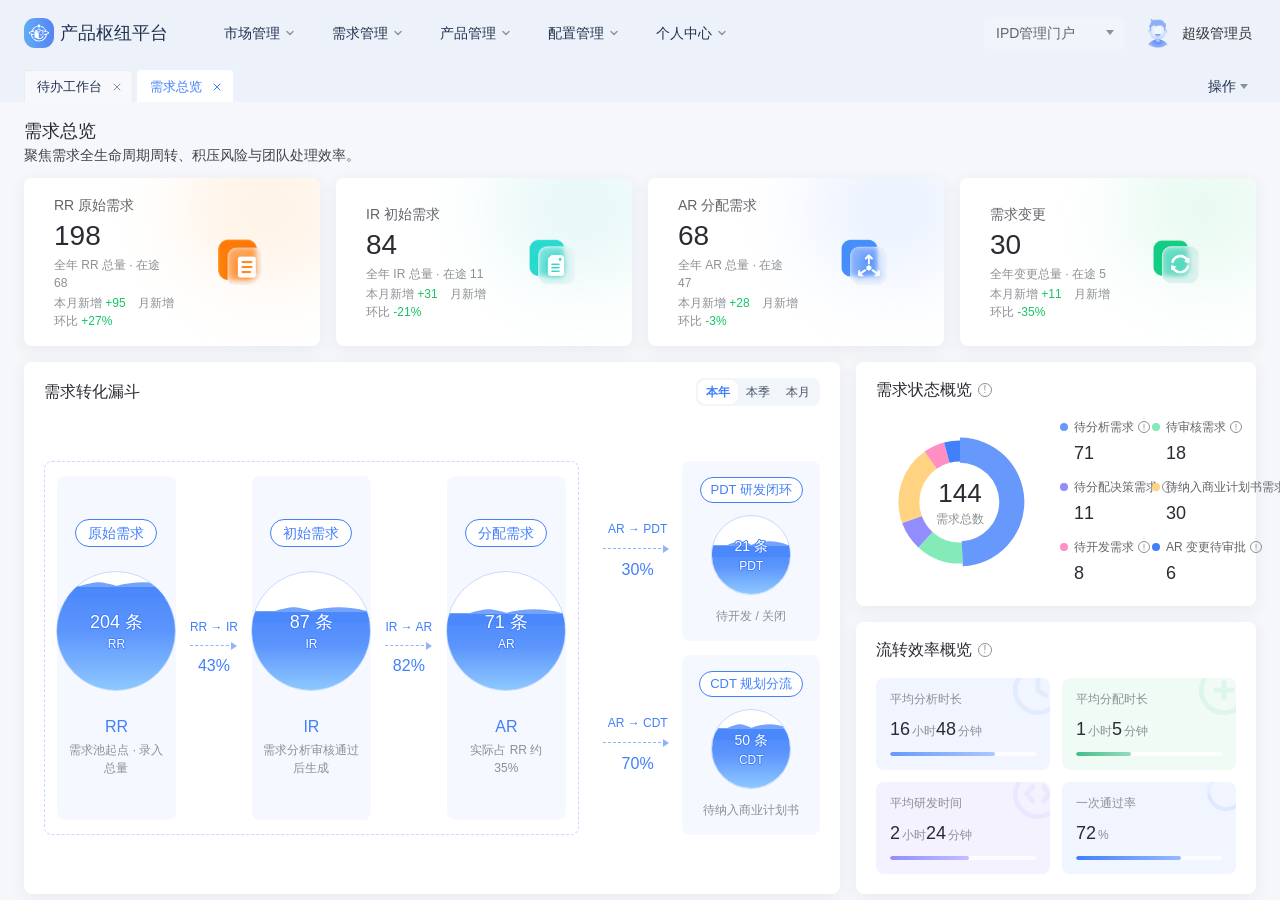
<file: pages/01-需求总览/index.html>
<!DOCTYPE html>
<html lang="zh-CN">
<head>
  <meta charset="UTF-8">
  <meta name="viewport" content="width=device-width, initial-scale=1">
  <title>产品枢纽平台 · 需求总览</title>
  <link rel="stylesheet" href="../../css/app.css">
</head>
<body data-standalone="overview">
  <header class="header" id="header">
    <div class="header-inner">
      <a class="logo" id="logoHome" href="#/me/todo" title="产品枢纽平台">
        <img src="../../img/logo-nav.svg" width="144" height="30" alt="产品枢纽平台">
      </a>

      <nav class="nav" id="nav">
        <button class="nav-item is-current" data-key="market">市场管理<svg class="nav-arrow" viewBox="0 0 12 12" fill="none"><path d="M3 4.5L6 7.5L9 4.5" stroke="currentColor" stroke-width="1.3" stroke-linecap="round" stroke-linejoin="round"/></svg></button>
        <button class="nav-item" data-key="req">需求管理<svg class="nav-arrow" viewBox="0 0 12 12" fill="none"><path d="M3 4.5L6 7.5L9 4.5" stroke="currentColor" stroke-width="1.3" stroke-linecap="round" stroke-linejoin="round"/></svg></button>
        <button class="nav-item" data-key="product">产品管理<svg class="nav-arrow" viewBox="0 0 12 12" fill="none"><path d="M3 4.5L6 7.5L9 4.5" stroke="currentColor" stroke-width="1.3" stroke-linecap="round" stroke-linejoin="round"/></svg></button>
        <button class="nav-item" data-key="config">配置管理<svg class="nav-arrow" viewBox="0 0 12 12" fill="none"><path d="M3 4.5L6 7.5L9 4.5" stroke="currentColor" stroke-width="1.3" stroke-linecap="round" stroke-linejoin="round"/></svg></button>
        <button class="nav-item" data-key="me">个人中心<svg class="nav-arrow" viewBox="0 0 12 12" fill="none"><path d="M3 4.5L6 7.5L9 4.5" stroke="currentColor" stroke-width="1.3" stroke-linecap="round" stroke-linejoin="round"/></svg></button>
      </nav>

      <div class="header-right">
        <div class="portal-switch" id="portalSwitch">
          <span class="portal-label">IPD管理门户</span>
          <span class="caret" aria-hidden="true"></span>
          <div class="portal-menu">
            <button type="button" data-portal="ops">产品运营门户</button>
            <button type="button" data-portal="ipd" class="is-active">IPD管理门户</button>
          </div>
        </div>

        <div class="user-entry" id="userEntry">
          <img src="../../img/avatar-admin-right.svg" width="32" height="32" alt="超级管理员">
          <span class="uname">超级管理员</span>
          <div class="user-menu">
            <button id="goTodo">待办工作台</button>
            <button type="button" onclick="goPath('#/me/notices')">公告消息</button>
          </div>
        </div>
      </div>
    </div>

    <div class="mega-mask" id="megaMask"></div>
    <div class="mega" id="mega">
      <div class="mega-inner">
        <aside class="mega-l1">
          <button type="button" class="mega-l1-name" id="megaL1Btn">
            <span id="megaL1Title">市场管理</span>
          </button>
        </aside>
        <div class="mega-right">
          <div class="mega-cols" id="megaBody"></div>
          <button class="mega-close" id="megaClose" aria-label="关闭">
            <svg width="20" height="20" viewBox="0 0 20 20" fill="none">
              <path d="M5 5l10 10M15 5L5 15" stroke="currentColor" stroke-width="1.4" stroke-linecap="round"/>
            </svg>
          </button>
        </div>
      </div>
    </div>
  </header>

  <div class="tags-bar">
    <div class="tags-list" id="tagsList"></div>
    <div class="tags-more" id="tagsMore">
      <button type="button" class="tags-more-btn" id="tagsMoreBtn">
        操作
        <span class="caret" aria-hidden="true"></span>
      </button>
      <div class="tags-more-menu">
        <button type="button" data-close-act="others">关闭其它</button>
        <button type="button" data-close-act="all">关闭全部</button>
        <button type="button" data-close-act="fullscreen">全屏</button>
      </div>
    </div>
  </div>

  <main class="main">
<!-- 需求总览 -->
    <section id="pageReqOverview" class="hidden">
      <div class="page-head an-head">
        <div>
          <h1 class="an-title">需求总览</h1>
          <p class="an-desc">聚焦需求全生命周期周转、积压风险与团队处理效率。</p>
        </div>
      </div>
      <div class="stat-mods n4">
        <article class="stat-mod">
          <div class="stat-mod-txt">
            <div class="stat-mod-label">RR 原始需求</div>
            <div class="stat-mod-num">198</div>
            <div class="stat-mod-sub">全年 RR 总量 · 在途 68</div>
            <div class="stat-mod-sub">本月新增 <em class="is-up">+95</em>　月新增环比 <em class="is-up">+27%</em></div>
          </div>
          <span class="stat-mod-ico t-orange"><img src="../../img/bare/ov-kpi-rr.png" alt=""></span>
        </article>
        <article class="stat-mod">
          <div class="stat-mod-txt">
            <div class="stat-mod-label">IR 初始需求</div>
            <div class="stat-mod-num">84</div>
            <div class="stat-mod-sub">全年 IR 总量 · 在途 11</div>
            <div class="stat-mod-sub">本月新增 <em class="is-up">+31</em>　月新增环比 <em class="ok">-21%</em></div>
          </div>
          <span class="stat-mod-ico t-cyan"><img src="../../img/bare/ov-kpi-ir.png" alt=""></span>
        </article>
        <article class="stat-mod">
          <div class="stat-mod-txt">
            <div class="stat-mod-label">AR 分配需求</div>
            <div class="stat-mod-num">68</div>
            <div class="stat-mod-sub">全年 AR 总量 · 在途 47</div>
            <div class="stat-mod-sub">本月新增 <em class="is-up">+28</em>　月新增环比 <em class="ok">-3%</em></div>
          </div>
          <span class="stat-mod-ico t-blue"><img src="../../img/bare/ov-kpi-ar.png" alt=""></span>
        </article>
        <article class="stat-mod">
          <div class="stat-mod-txt">
            <div class="stat-mod-label">需求变更</div>
            <div class="stat-mod-num">30</div>
            <div class="stat-mod-sub">全年变更总量 · 在途 5</div>
            <div class="stat-mod-sub">本月新增 <em class="is-up">+11</em>　月新增环比 <em class="ok">-35%</em></div>
          </div>
          <span class="stat-mod-ico t-green"><img src="../../img/bare/ov-kpi-chg.png" alt=""></span>
        </article>
      </div>

      <div class="ov-mid">
        <section class="ov-card ov-funnel-card">
          <div class="ov-card-hd">
            <h3>需求转化漏斗</h3>
            <div class="ov-seg" id="ovFunnelSeg">
              <button type="button" class="is-on" data-span="year">本年</button>
              <button type="button" data-span="quarter">本季</button>
              <button type="button" data-span="month">本月</button>
            </div>
          </div>
          <div class="ov-funnel" id="ovFunnel">
            <div class="ov-fn-left" id="ovRrBlock">
              <div class="ov-fn-stage">
                <span class="ov-fn-cap">原始需求</span>
                <div class="ov-fn-orb is-rr" style="--fill:var(--h-rr)">
                  <i class="ov-fn-liq" aria-hidden="true"></i>
                  <i class="ov-fn-wave" aria-hidden="true"></i>
                  <span class="ov-fn-orb-txt">
                    <strong><b id="ovRr">204</b> 条</strong>
                    <em>RR</em>
                  </span>
                </div>
                <p class="ov-fn-note"><em>RR</em><span>需求池起点 · 录入总量</span></p>
              </div>
              <div class="ov-fn-bridge">
                <div class="ov-fn-link">
                  <span class="ov-fn-step">RR → IR</span>
                  <span class="ov-fn-slot"><i class="ov-fn-dash"></i></span>
                  <b id="ovRr2Ir">43%</b>
                </div>
              </div>
              <div class="ov-fn-stage">
                <span class="ov-fn-cap">初始需求</span>
                <div class="ov-fn-orb is-ir" style="--fill:var(--h-ir)">
                  <i class="ov-fn-liq" aria-hidden="true"></i>
                  <i class="ov-fn-wave" aria-hidden="true"></i>
                  <span class="ov-fn-orb-txt">
                    <strong><b id="ovIr">87</b> 条</strong>
                    <em>IR</em>
                  </span>
                </div>
                <p class="ov-fn-note"><em>IR</em><span>需求分析审核通过后生成</span></p>
              </div>
              <div class="ov-fn-bridge">
                <div class="ov-fn-link">
                  <span class="ov-fn-step">IR → AR</span>
                  <span class="ov-fn-slot"><i class="ov-fn-dash"></i></span>
                  <b id="ovIr2Ar">82%</b>
                </div>
              </div>
              <div class="ov-fn-stage">
                <span class="ov-fn-cap">分配需求</span>
                <div class="ov-fn-orb is-ar" style="--fill:var(--h-ar)">
                  <i class="ov-fn-liq" aria-hidden="true"></i>
                  <i class="ov-fn-wave" aria-hidden="true"></i>
                  <span class="ov-fn-orb-txt">
                    <strong><b id="ovAr">71</b> 条</strong>
                    <em>AR</em>
                  </span>
                </div>
                <p class="ov-fn-note"><em>AR</em><span>实际占 RR 约 <i id="ovArHint">35%</i></span></p>
              </div>
            </div>
            <div class="ov-fn-right">
              <div class="ov-fn-link is-arm">
                <span class="ov-fn-step">AR → PDT</span>
                <span class="ov-fn-slot"><i class="ov-fn-dash"></i></span>
                <b id="ovArPdt">30%</b>
              </div>
              <a class="ov-fn-end" href="#/req/dev">
                <span class="ov-fn-cap">PDT 研发闭环</span>
                <div class="ov-fn-orb is-sm" style="--fill:var(--h-pdt)">
                  <i class="ov-fn-liq" aria-hidden="true"></i>
                  <i class="ov-fn-wave" aria-hidden="true"></i>
                  <span class="ov-fn-orb-txt">
                    <strong><b id="ovPdt">21</b> 条</strong>
                    <em>PDT</em>
                  </span>
                </div>
                <p>待开发 / 关闭</p>
              </a>
              <div class="ov-fn-link is-arm">
                <span class="ov-fn-step">AR → CDT</span>
                <span class="ov-fn-slot"><i class="ov-fn-dash"></i></span>
                <b id="ovArCdt">70%</b>
              </div>
              <a class="ov-fn-end" href="#/product/bp-publish">
                <span class="ov-fn-cap">CDT 规划分流</span>
                <div class="ov-fn-orb is-sm" style="--fill:var(--h-cdt)">
                  <i class="ov-fn-liq" aria-hidden="true"></i>
                  <i class="ov-fn-wave" aria-hidden="true"></i>
                  <span class="ov-fn-orb-txt">
                    <strong><b id="ovCdt">50</b> 条</strong>
                    <em>CDT</em>
                  </span>
                </div>
                <p>待纳入商业计划书</p>
              </a>
            </div>
          </div>
        </section>
        <div class="ov-right">
          <section class="ov-card ov-status-card">
            <div class="ov-card-hd">
              <h3>需求状态概览<span class="ov-tip" tabindex="0" data-tip="含 RAT 分析/审核、分配决策、PDT 研发、AR 变更等状态统计">!</span></h3>
            </div>
            <div class="ov-status" id="ovStatusChart"></div>
          </section>
          <section class="ov-card ov-eff-card">
            <div class="ov-card-hd">
              <h3>流转效率概览<span class="ov-tip" tabindex="0" data-tip="各环节平均处理时效与一次通过率（本月）">!</span></h3>
            </div>
            <div class="ov-eff">
              <article class="ov-eff-item is-blue">
                <div class="ov-eff-hd">
                  <span>平均分析时长</span>
                  <i class="ov-eff-ico" aria-hidden="true">
                    <svg viewBox="0 0 24 24" fill="none"><circle cx="12" cy="12" r="8" stroke="currentColor" stroke-width="1.7"/><path d="M12 8v4.2l2.8 1.7" stroke="currentColor" stroke-width="1.7" stroke-linecap="round" stroke-linejoin="round"/></svg>
                  </i>
                </div>
                <b>16<small>小时</small>48<small>分钟</small></b>
                <div class="ov-eff-bar" aria-hidden="true"><i style="width:72%"></i></div>
              </article>
              <article class="ov-eff-item is-green">
                <div class="ov-eff-hd">
                  <span>平均分配时长</span>
                  <i class="ov-eff-ico" aria-hidden="true">
                    <svg viewBox="0 0 24 24" fill="none"><circle cx="12" cy="12" r="8" stroke="currentColor" stroke-width="1.7"/><path d="M9.2 12h5.6M12 9.2v5.6" stroke="currentColor" stroke-width="1.7" stroke-linecap="round"/></svg>
                  </i>
                </div>
                <b>1<small>小时</small>5<small>分钟</small></b>
                <div class="ov-eff-bar" aria-hidden="true"><i style="width:38%"></i></div>
              </article>
              <article class="ov-eff-item is-purple">
                <div class="ov-eff-hd">
                  <span>平均研发时间</span>
                  <i class="ov-eff-ico" aria-hidden="true">
                    <svg viewBox="0 0 24 24" fill="none"><circle cx="12" cy="12" r="8" stroke="currentColor" stroke-width="1.7"/><path d="M10 9.5 8 12l2 2.5M14 9.5l2 2.5-2 2.5" stroke="currentColor" stroke-width="1.7" stroke-linecap="round" stroke-linejoin="round"/></svg>
                  </i>
                </div>
                <b>2<small>小时</small>24<small>分钟</small></b>
                <div class="ov-eff-bar" aria-hidden="true"><i style="width:54%"></i></div>
              </article>
              <article class="ov-eff-item is-brand">
                <div class="ov-eff-hd">
                  <span>一次通过率</span>
                  <i class="ov-eff-ring" aria-hidden="true" style="--p:72">
                    <svg viewBox="0 0 36 36">
                      <circle class="ov-eff-ring-bg" cx="18" cy="18" r="14"></circle>
                      <circle class="ov-eff-ring-fg" cx="18" cy="18" r="14"></circle>
                    </svg>
                  </i>
                </div>
                <b>72<small>%</small></b>
                <div class="ov-eff-bar" aria-hidden="true"><i style="width:72%"></i></div>
              </article>
            </div>
          </section>
        </div>
      </div>

      <div class="ov-bot">
                <section class="ov-card">
          <div class="ov-card-hd">
            <h3>需求来源渠道分布<span class="ov-tip" tabindex="0" data-tip="按需求提出的团队和来源省份统计需求录入数量">!</span></h3>
            <div class="ov-seg" id="ovChanTabs">
              <button type="button" class="is-on" data-chan="team">团队分布</button>
              <button type="button" data-chan="prov">省份分布</button>
            </div>
          </div>
          <div class="ov-chan-chart" id="ovChanTeam"></div>
          <div class="ov-chan-chart hidden" id="ovChanProv"></div>
        </section>
                <section class="ov-card">
          <div class="ov-card-hd">
            <h3>产品需求分布 TOP6<span class="ov-tip" tabindex="0" data-tip="按归属的产品维度统计需求数量">!</span></h3>
          </div>
          <div class="ov-rank">
            <div class="ov-rank-row">
              <span class="ov-rank-no is-medal" aria-label="第1名"><img src="../../img/ranking/gold.png" alt=""></span>
              <span class="ov-rank-name">咪咕音乐</span>
              <div class="ov-rank-track"><i style="width:24%"></i></div>
              <span class="ov-rank-pct">24%</span>
              <span class="ov-rank-val">89</span>
            </div>
            <div class="ov-rank-row">
              <span class="ov-rank-no is-medal" aria-label="第2名"><img src="../../img/ranking/silver.png" alt=""></span>
              <span class="ov-rank-name">咪咕阅读</span>
              <div class="ov-rank-track"><i style="width:20%"></i></div>
              <span class="ov-rank-pct">20%</span>
              <span class="ov-rank-val">71</span>
            </div>
            <div class="ov-rank-row">
              <span class="ov-rank-no is-medal" aria-label="第3名"><img src="../../img/ranking/bronze.png" alt=""></span>
              <span class="ov-rank-name">视频彩铃</span>
              <div class="ov-rank-track"><i style="width:12%"></i></div>
              <span class="ov-rank-pct">12%</span>
              <span class="ov-rank-val">45</span>
            </div>
            <div class="ov-rank-row">
              <span class="ov-rank-no is-num">4</span>
              <span class="ov-rank-name">咪咕视频</span>
              <div class="ov-rank-track"><i style="width:10%"></i></div>
              <span class="ov-rank-pct">10%</span>
              <span class="ov-rank-val">38</span>
            </div>
            <div class="ov-rank-row">
              <span class="ov-rank-no is-num">5</span>
              <span class="ov-rank-name">移动云盘</span>
              <div class="ov-rank-track"><i style="width:9%"></i></div>
              <span class="ov-rank-pct">9%</span>
              <span class="ov-rank-val">34</span>
            </div>
            <div class="ov-rank-row">
              <span class="ov-rank-no is-num">6</span>
              <span class="ov-rank-name">新通话</span>
              <div class="ov-rank-track"><i style="width:7%"></i></div>
              <span class="ov-rank-pct">7%</span>
              <span class="ov-rank-val">25</span>
            </div>
          </div>
        </section>
        <section class="ov-card ov-src-card">
          <div class="ov-card-hd">
            <h3>需求来源分布 TOP5<span class="ov-tip" tabindex="0" data-tip="按录入系统统计需求来源分布数量">!</span></h3>
            <div class="ov-seg" id="ovSrcTabs">
              <button type="button" class="is-on" data-src="hub">产品枢纽平台</button>
              <button type="button" data-src="qa">品质管理平台</button>
            </div>
          </div>
          <div class="ov-rank" id="ovSrcHub">
            <div class="ov-rank-row">
              <span class="ov-rank-no is-medal" aria-label="第1名"><img src="../../img/ranking/gold.png" alt=""></span>
              <span class="ov-rank-name">用户调研</span>
              <div class="ov-rank-track"><i style="width:48%"></i></div>
              <span class="ov-rank-pct">48%</span>
              <span class="ov-rank-val">175</span>
            </div>
            <div class="ov-rank-row">
              <span class="ov-rank-no is-medal" aria-label="第2名"><img src="../../img/ranking/silver.png" alt=""></span>
              <span class="ov-rank-name">国家战略</span>
              <div class="ov-rank-track"><i style="width:11%"></i></div>
              <span class="ov-rank-pct">11%</span>
              <span class="ov-rank-val">40</span>
            </div>
            <div class="ov-rank-row">
              <span class="ov-rank-no is-medal" aria-label="第3名"><img src="../../img/ranking/bronze.png" alt=""></span>
              <span class="ov-rank-name">战略规划</span>
              <div class="ov-rank-track"><i style="width:10%"></i></div>
              <span class="ov-rank-pct">10%</span>
              <span class="ov-rank-val">37</span>
            </div>
            <div class="ov-rank-row">
              <span class="ov-rank-no is-num">4</span>
              <span class="ov-rank-name">集团任务</span>
              <div class="ov-rank-track"><i style="width:7%"></i></div>
              <span class="ov-rank-pct">7%</span>
              <span class="ov-rank-val">27</span>
            </div>
            <div class="ov-rank-row">
              <span class="ov-rank-no is-num">5</span>
              <span class="ov-rank-name">用户投诉</span>
              <div class="ov-rank-track"><i style="width:7%"></i></div>
              <span class="ov-rank-pct">7%</span>
              <span class="ov-rank-val">25</span>
            </div>
          </div>
          <div class="ov-rank hidden" id="ovSrcQa">
            <div class="ov-rank-row">
              <span class="ov-rank-no is-medal" aria-label="第1名"><img src="../../img/ranking/gold.png" alt=""></span>
              <span class="ov-rank-name">用户调研</span>
              <div class="ov-rank-track"><i style="width:0"></i></div>
              <span class="ov-rank-pct">-</span>
              <span class="ov-rank-val">-</span>
            </div>
            <div class="ov-rank-row">
              <span class="ov-rank-no is-medal" aria-label="第2名"><img src="../../img/ranking/silver.png" alt=""></span>
              <span class="ov-rank-name">国家战略</span>
              <div class="ov-rank-track"><i style="width:0"></i></div>
              <span class="ov-rank-pct">-</span>
              <span class="ov-rank-val">-</span>
            </div>
            <div class="ov-rank-row">
              <span class="ov-rank-no is-medal" aria-label="第3名"><img src="../../img/ranking/bronze.png" alt=""></span>
              <span class="ov-rank-name">战略规划</span>
              <div class="ov-rank-track"><i style="width:0"></i></div>
              <span class="ov-rank-pct">-</span>
              <span class="ov-rank-val">-</span>
            </div>
            <div class="ov-rank-row">
              <span class="ov-rank-no is-num">4</span>
              <span class="ov-rank-name">集团任务</span>
              <div class="ov-rank-track"><i style="width:0"></i></div>
              <span class="ov-rank-pct">-</span>
              <span class="ov-rank-val">-</span>
            </div>
            <div class="ov-rank-row">
              <span class="ov-rank-no is-num">5</span>
              <span class="ov-rank-name">用户投诉</span>
              <div class="ov-rank-track"><i style="width:0"></i></div>
              <span class="ov-rank-pct">-</span>
              <span class="ov-rank-val">-</span>
            </div>
          </div>
        </section>
      </div>
    </section>
  </main>

  

  <div class="dlg hidden" id="confirmDlg">
    <div class="dlg-mask" id="confirmMask"></div>
    <div class="dlg-card confirm-card" role="dialog" aria-modal="true" aria-labelledby="confirmTitle">
      <button type="button" class="dlg-x" id="confirmClose" aria-label="关闭">
        <svg width="20" height="20" viewBox="0 0 20 20" fill="none"><path d="M5 5l10 10M15 5L5 15" stroke="currentColor" stroke-width="1.4" stroke-linecap="round"/></svg>
      </button>
      <div class="confirm-hd">
        <span class="confirm-ico" aria-hidden="true">
          <svg width="24" height="24" viewBox="0 0 24 24" fill="none"><circle cx="12" cy="12" r="12" fill="#FFC53D"/><path d="M12 7v6.2" stroke="#fff" stroke-width="1.8" stroke-linecap="round"/><circle cx="12" cy="16.6" r="1.15" fill="#fff"/></svg>
        </span>
        <h3 id="confirmTitle">确定要删除吗？</h3>
      </div>
      <p class="confirm-desc" id="confirmDesc"></p>
      <div class="dlg-ft">
        <button type="button" class="btn btn-ghost" id="confirmCancel">取消</button>
        <button type="button" class="btn btn-primary" id="confirmOk">确定</button>
      </div>
    </div>
  </div>

  <div class="cal-pop hidden" id="calPop"></div>

  <div class="toast" id="toast">
    <span class="toast-ico is-ok" aria-hidden="true">
      <img src="../../img/toast-success.svg" width="28" height="28" alt="">
    </span>
    <span class="toast-ico is-fail" aria-hidden="true">
      <img src="../../img/toast-error.svg" width="28" height="28" alt="">
    </span>
    <span class="toast-txt"></span>
  </div>

  <script src="../../js/app.js"></script>
</body>
</html>
</file>
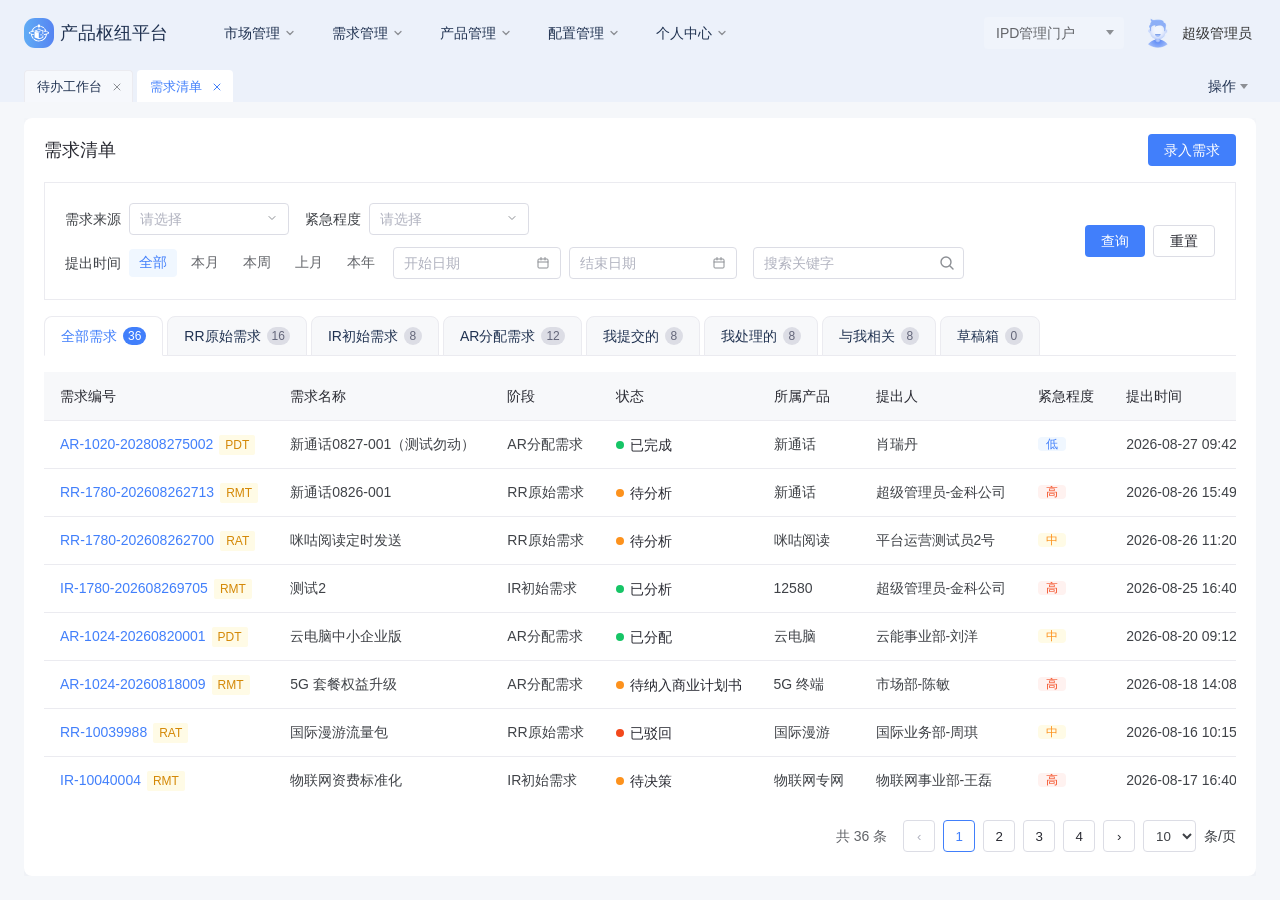
<file: pages/02-需求清单/index.html>
<!DOCTYPE html>
<html lang="zh-CN">
<head>
  <meta charset="UTF-8">
  <meta name="viewport" content="width=device-width, initial-scale=1">
  <title>产品枢纽平台 · 需求清单</title>
  <link rel="stylesheet" href="../../css/app.css">
</head>
<body data-standalone="list">
  <header class="header" id="header">
    <div class="header-inner">
      <a class="logo" id="logoHome" href="#/me/todo" title="产品枢纽平台">
        <img src="../../img/logo-nav.svg" width="144" height="30" alt="产品枢纽平台">
      </a>

      <nav class="nav" id="nav">
        <button class="nav-item is-current" data-key="market">市场管理<svg class="nav-arrow" viewBox="0 0 12 12" fill="none"><path d="M3 4.5L6 7.5L9 4.5" stroke="currentColor" stroke-width="1.3" stroke-linecap="round" stroke-linejoin="round"/></svg></button>
        <button class="nav-item" data-key="req">需求管理<svg class="nav-arrow" viewBox="0 0 12 12" fill="none"><path d="M3 4.5L6 7.5L9 4.5" stroke="currentColor" stroke-width="1.3" stroke-linecap="round" stroke-linejoin="round"/></svg></button>
        <button class="nav-item" data-key="product">产品管理<svg class="nav-arrow" viewBox="0 0 12 12" fill="none"><path d="M3 4.5L6 7.5L9 4.5" stroke="currentColor" stroke-width="1.3" stroke-linecap="round" stroke-linejoin="round"/></svg></button>
        <button class="nav-item" data-key="config">配置管理<svg class="nav-arrow" viewBox="0 0 12 12" fill="none"><path d="M3 4.5L6 7.5L9 4.5" stroke="currentColor" stroke-width="1.3" stroke-linecap="round" stroke-linejoin="round"/></svg></button>
        <button class="nav-item" data-key="me">个人中心<svg class="nav-arrow" viewBox="0 0 12 12" fill="none"><path d="M3 4.5L6 7.5L9 4.5" stroke="currentColor" stroke-width="1.3" stroke-linecap="round" stroke-linejoin="round"/></svg></button>
      </nav>

      <div class="header-right">
        <div class="portal-switch" id="portalSwitch">
          <span class="portal-label">IPD管理门户</span>
          <span class="caret" aria-hidden="true"></span>
          <div class="portal-menu">
            <button type="button" data-portal="ops">产品运营门户</button>
            <button type="button" data-portal="ipd" class="is-active">IPD管理门户</button>
          </div>
        </div>

        <div class="user-entry" id="userEntry">
          <img src="../../img/avatar-admin-right.svg" width="32" height="32" alt="超级管理员">
          <span class="uname">超级管理员</span>
          <div class="user-menu">
            <button id="goTodo">待办工作台</button>
            <button type="button" onclick="goPath('#/me/notices')">公告消息</button>
          </div>
        </div>
      </div>
    </div>

    <div class="mega-mask" id="megaMask"></div>
    <div class="mega" id="mega">
      <div class="mega-inner">
        <aside class="mega-l1">
          <button type="button" class="mega-l1-name" id="megaL1Btn">
            <span id="megaL1Title">市场管理</span>
          </button>
        </aside>
        <div class="mega-right">
          <div class="mega-cols" id="megaBody"></div>
          <button class="mega-close" id="megaClose" aria-label="关闭">
            <svg width="20" height="20" viewBox="0 0 20 20" fill="none">
              <path d="M5 5l10 10M15 5L5 15" stroke="currentColor" stroke-width="1.4" stroke-linecap="round"/>
            </svg>
          </button>
        </div>
      </div>
    </div>
  </header>

  <div class="tags-bar">
    <div class="tags-list" id="tagsList"></div>
    <div class="tags-more" id="tagsMore">
      <button type="button" class="tags-more-btn" id="tagsMoreBtn">
        操作
        <span class="caret" aria-hidden="true"></span>
      </button>
      <div class="tags-more-menu">
        <button type="button" data-close-act="others">关闭其它</button>
        <button type="button" data-close-act="all">关闭全部</button>
        <button type="button" data-close-act="fullscreen">全屏</button>
      </div>
    </div>
  </div>

  <main class="main">
<!-- 需求清单 -->
    <section id="pageReqList" class="hidden">
      <div class="panel">
        <div class="panel-hd">
          <h1 class="page-title">需求清单</h1>
          <button type="button" class="btn btn-primary" id="rlCreate">录入需求</button>
        </div>
        <div class="filter-row filter-box">
          <div class="filter-fields">
            <div class="filter-item">
              <label>需求来源</label>
              <div class="select-like" id="rlSrc">
                <span id="rlSrcLabel">请选择</span>
                <span class="caret"><svg width="12" height="12" viewBox="0 0 12 12" fill="none"><path d="M3 4.5L6 7.5L9 4.5" stroke="currentColor" stroke-linecap="round"/></svg></span>
                <div class="select-pop">
                  <button data-val="">全部</button>
                  <button data-val="集团任务">集团任务</button>
                  <button data-val="用户调研">用户调研</button>
                  <button data-val="客服工单">客服工单</button>
                </div>
              </div>
            </div>
            <div class="filter-item">
              <label>紧急程度</label>
              <div class="select-like" id="rlUrg">
                <span id="rlUrgLabel">请选择</span>
                <span class="caret"><svg width="12" height="12" viewBox="0 0 12 12" fill="none"><path d="M3 4.5L6 7.5L9 4.5" stroke="currentColor" stroke-linecap="round"/></svg></span>
                <div class="select-pop">
                  <button data-val="">全部</button>
                  <button data-val="高">高</button>
                  <button data-val="中">中</button>
                  <button data-val="低">低</button>
                </div>
              </div>
            </div>
            <div class="filter-item">
              <label>提出时间</label>
              <div class="quick-dates" id="rlQuickDates">
                <button type="button" class="is-on">全部</button>
                <button type="button">本月</button>
                <button type="button">本周</button>
                <button type="button">上月</button>
                <button type="button">本年</button>
              </div>
              <div class="date-pair">
                <button type="button" class="cal-input" id="rlStart" data-cal="range" data-role="start" data-ph="开始日期">
                  <span class="cal-val is-ph">开始日期</span>
                  <svg width="14" height="14" viewBox="0 0 14 14" fill="none"><rect x="2" y="3" width="10" height="9" rx="1" stroke="currentColor"/><path d="M2 6h10M5 1.5v2.5M9 1.5v2.5" stroke="currentColor" stroke-linecap="round"/></svg>
                </button>
                <button type="button" class="cal-input" id="rlEnd" data-cal="range" data-role="end" data-ph="结束日期">
                  <span class="cal-val is-ph">结束日期</span>
                  <svg width="14" height="14" viewBox="0 0 14 14" fill="none"><rect x="2" y="3" width="10" height="9" rx="1" stroke="currentColor"/><path d="M2 6h10M5 1.5v2.5M9 1.5v2.5" stroke="currentColor" stroke-linecap="round"/></svg>
                </button>
              </div>
            </div>
            <div class="search-wrap">
              <input id="rlKw" type="text" placeholder="搜索关键字">
              <span class="si"><svg width="16" height="16" viewBox="0 0 16 16" fill="none"><circle cx="7" cy="7" r="5" stroke="currentColor" stroke-width="1.4"/><path d="M11 11l3 3" stroke="currentColor" stroke-width="1.4" stroke-linecap="round"/></svg></span>
            </div>
          </div>
          <div class="filter-actions">
            <button class="btn btn-primary" id="rlSearch">查询</button>
            <button class="btn btn-ghost" id="rlReset">重置</button>
          </div>
        </div>
        <div class="subtabs" id="rlTabs"></div>
        <div class="table-wrap">
          <table class="table an-table">
            <thead>
              <tr>
                <th>需求编号</th>
                <th>需求名称</th>
                <th>阶段</th>
                <th>状态</th>
                <th>所属产品</th>
                <th>提出人</th>
                <th>紧急程度</th>
                <th>提出时间</th>
                <th>操作</th>
              </tr>
            </thead>
            <tbody id="rlTbody"></tbody>
          </table>
        </div>
        <div class="pager" id="rlPager"></div>
      </div>
    </section>
  </main>

  

  <div class="dlg hidden" id="confirmDlg">
    <div class="dlg-mask" id="confirmMask"></div>
    <div class="dlg-card confirm-card" role="dialog" aria-modal="true" aria-labelledby="confirmTitle">
      <button type="button" class="dlg-x" id="confirmClose" aria-label="关闭">
        <svg width="20" height="20" viewBox="0 0 20 20" fill="none"><path d="M5 5l10 10M15 5L5 15" stroke="currentColor" stroke-width="1.4" stroke-linecap="round"/></svg>
      </button>
      <div class="confirm-hd">
        <span class="confirm-ico" aria-hidden="true">
          <svg width="24" height="24" viewBox="0 0 24 24" fill="none"><circle cx="12" cy="12" r="12" fill="#FFC53D"/><path d="M12 7v6.2" stroke="#fff" stroke-width="1.8" stroke-linecap="round"/><circle cx="12" cy="16.6" r="1.15" fill="#fff"/></svg>
        </span>
        <h3 id="confirmTitle">确定要删除吗？</h3>
      </div>
      <p class="confirm-desc" id="confirmDesc"></p>
      <div class="dlg-ft">
        <button type="button" class="btn btn-ghost" id="confirmCancel">取消</button>
        <button type="button" class="btn btn-primary" id="confirmOk">确定</button>
      </div>
    </div>
  </div>

  <div class="cal-pop hidden" id="calPop"></div>

  <div class="toast" id="toast">
    <span class="toast-ico is-ok" aria-hidden="true">
      <img src="../../img/toast-success.svg" width="28" height="28" alt="">
    </span>
    <span class="toast-ico is-fail" aria-hidden="true">
      <img src="../../img/toast-error.svg" width="28" height="28" alt="">
    </span>
    <span class="toast-txt"></span>
  </div>

  <script src="../../js/app.js"></script>
</body>
</html>
</file>
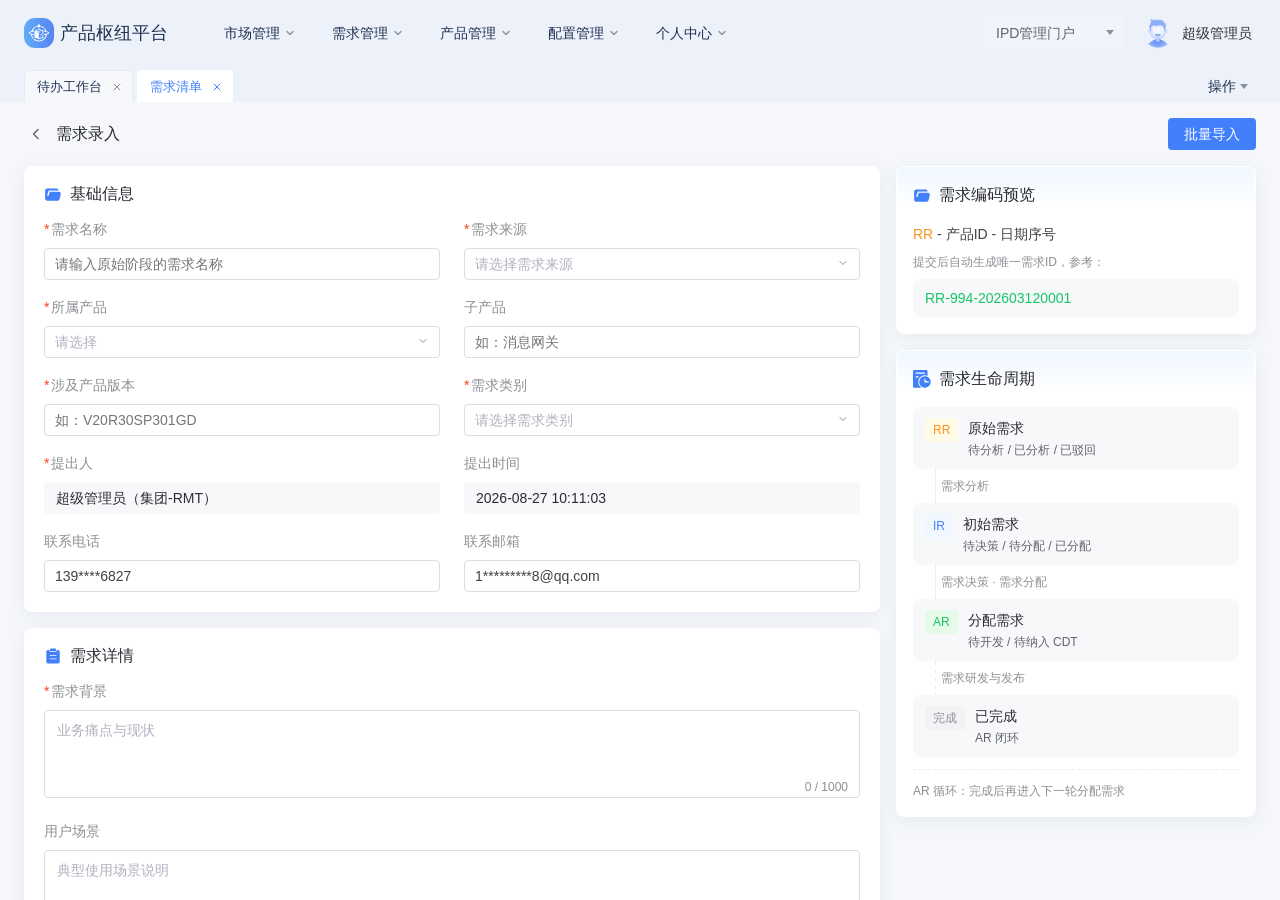
<file: pages/03-需求录入/index.html>
<!DOCTYPE html>
<html lang="zh-CN">
<head>
  <meta charset="UTF-8">
  <meta name="viewport" content="width=device-width, initial-scale=1">
  <title>产品枢纽平台 · 需求录入</title>
  <link rel="stylesheet" href="../../css/app.css">
</head>
<body data-standalone="entry">
  <header class="header" id="header">
    <div class="header-inner">
      <a class="logo" id="logoHome" href="#/me/todo" title="产品枢纽平台">
        <img src="../../img/logo-nav.svg" width="144" height="30" alt="产品枢纽平台">
      </a>

      <nav class="nav" id="nav">
        <button class="nav-item is-current" data-key="market">市场管理<svg class="nav-arrow" viewBox="0 0 12 12" fill="none"><path d="M3 4.5L6 7.5L9 4.5" stroke="currentColor" stroke-width="1.3" stroke-linecap="round" stroke-linejoin="round"/></svg></button>
        <button class="nav-item" data-key="req">需求管理<svg class="nav-arrow" viewBox="0 0 12 12" fill="none"><path d="M3 4.5L6 7.5L9 4.5" stroke="currentColor" stroke-width="1.3" stroke-linecap="round" stroke-linejoin="round"/></svg></button>
        <button class="nav-item" data-key="product">产品管理<svg class="nav-arrow" viewBox="0 0 12 12" fill="none"><path d="M3 4.5L6 7.5L9 4.5" stroke="currentColor" stroke-width="1.3" stroke-linecap="round" stroke-linejoin="round"/></svg></button>
        <button class="nav-item" data-key="config">配置管理<svg class="nav-arrow" viewBox="0 0 12 12" fill="none"><path d="M3 4.5L6 7.5L9 4.5" stroke="currentColor" stroke-width="1.3" stroke-linecap="round" stroke-linejoin="round"/></svg></button>
        <button class="nav-item" data-key="me">个人中心<svg class="nav-arrow" viewBox="0 0 12 12" fill="none"><path d="M3 4.5L6 7.5L9 4.5" stroke="currentColor" stroke-width="1.3" stroke-linecap="round" stroke-linejoin="round"/></svg></button>
      </nav>

      <div class="header-right">
        <div class="portal-switch" id="portalSwitch">
          <span class="portal-label">IPD管理门户</span>
          <span class="caret" aria-hidden="true"></span>
          <div class="portal-menu">
            <button type="button" data-portal="ops">产品运营门户</button>
            <button type="button" data-portal="ipd" class="is-active">IPD管理门户</button>
          </div>
        </div>

        <div class="user-entry" id="userEntry">
          <img src="../../img/avatar-admin-right.svg" width="32" height="32" alt="超级管理员">
          <span class="uname">超级管理员</span>
          <div class="user-menu">
            <button id="goTodo">待办工作台</button>
            <button type="button" onclick="goPath('#/me/notices')">公告消息</button>
          </div>
        </div>
      </div>
    </div>

    <div class="mega-mask" id="megaMask"></div>
    <div class="mega" id="mega">
      <div class="mega-inner">
        <aside class="mega-l1">
          <button type="button" class="mega-l1-name" id="megaL1Btn">
            <span id="megaL1Title">市场管理</span>
          </button>
        </aside>
        <div class="mega-right">
          <div class="mega-cols" id="megaBody"></div>
          <button class="mega-close" id="megaClose" aria-label="关闭">
            <svg width="20" height="20" viewBox="0 0 20 20" fill="none">
              <path d="M5 5l10 10M15 5L5 15" stroke="currentColor" stroke-width="1.4" stroke-linecap="round"/>
            </svg>
          </button>
        </div>
      </div>
    </div>
  </header>

  <div class="tags-bar">
    <div class="tags-list" id="tagsList"></div>
    <div class="tags-more" id="tagsMore">
      <button type="button" class="tags-more-btn" id="tagsMoreBtn">
        操作
        <span class="caret" aria-hidden="true"></span>
      </button>
      <div class="tags-more-menu">
        <button type="button" data-close-act="others">关闭其它</button>
        <button type="button" data-close-act="all">关闭全部</button>
        <button type="button" data-close-act="fullscreen">全屏</button>
      </div>
    </div>
  </div>

  <main class="main">
    <!-- 需求录入 -->
    <section id="pageReqEntry" class="hidden">
      <div class="rd-head">
        <button type="button" class="rd-back" id="reBack" aria-label="返回">
          <svg width="16" height="16" viewBox="0 0 16 16" fill="none"><path d="M10 3.5L5.5 8 10 12.5" stroke="currentColor" stroke-width="1.4" stroke-linecap="round" stroke-linejoin="round"/></svg>
        </button>
        <h1 class="page-title">需求录入</h1>
        <div class="rd-head-ops">
          <button type="button" class="btn btn-primary" id="reImport">批量导入</button>
        </div>
      </div>
      <div class="as-split">
        <div class="as-main">
          <section class="fm-card">
            <h3 class="fm-hd"><span class="wb-hd-ico" aria-hidden="true"><img src="../../img/detail/file.svg" alt=""></span>基础信息</h3>
            <div class="fm-grid">
              <div class="fm-item"><label class="fm-lab"><i>*</i>需求名称</label><input class="ctrl" id="reName" placeholder="请输入原始阶段的需求名称"></div>
              <div class="fm-item"><label class="fm-lab"><i>*</i>需求来源</label>
                <div class="select-like" id="reSrc"><span id="reSrcLabel">请选择需求来源</span><span class="caret"><svg width="12" height="12" viewBox="0 0 12 12" fill="none"><path d="M3 4.5L6 7.5L9 4.5" stroke="currentColor" stroke-linecap="round"/></svg></span>
                  <div class="select-pop"><button data-val="集团任务">集团任务</button><button data-val="用户调研">用户调研</button><button data-val="客服工单">客服工单</button></div>
                </div>
              </div>
              <div class="fm-item"><label class="fm-lab"><i>*</i>所属产品</label>
                <div class="select-like" id="reProd"><span id="reProdLabel">请选择</span><span class="caret"><svg width="12" height="12" viewBox="0 0 12 12" fill="none"><path d="M3 4.5L6 7.5L9 4.5" stroke="currentColor" stroke-linecap="round"/></svg></span>
                  <div class="select-pop"><button data-val="12580">12580</button><button data-val="咪咕阅读">咪咕阅读</button><button data-val="新通话">新通话</button></div>
                </div>
              </div>
              <div class="fm-item"><label class="fm-lab">子产品</label><input class="ctrl" id="reSub" placeholder="如：消息网关"></div>
              <div class="fm-item"><label class="fm-lab"><i>*</i>涉及产品版本</label><input class="ctrl" id="reVer" placeholder="如：V20R30SP301GD"></div>
              <div class="fm-item"><label class="fm-lab"><i>*</i>需求类别</label>
                <div class="select-like" id="reCat"><span id="reCatLabel">请选择需求类别</span><span class="caret"><svg width="12" height="12" viewBox="0 0 12 12" fill="none"><path d="M3 4.5L6 7.5L9 4.5" stroke="currentColor" stroke-linecap="round"/></svg></span>
                  <div class="select-pop"><button data-val="功能需求">功能需求</button><button data-val="非功能需求">非功能需求</button></div>
                </div>
              </div>
              <div class="fm-item"><label class="fm-lab"><i>*</i>提出人</label><div class="fm-ro">超级管理员（集团-RMT）</div></div>
              <div class="fm-item"><label class="fm-lab">提出时间</label><div class="fm-ro">2026-08-27 10:11:03</div></div>
              <div class="fm-item"><label class="fm-lab">联系电话</label><input class="ctrl" id="rePhone" value="139****6827"></div>
              <div class="fm-item"><label class="fm-lab">联系邮箱</label><input class="ctrl" id="reMail" value="1*********8@qq.com"></div>
            </div>
          </section>
          <section class="fm-card">
            <h3 class="fm-hd"><span class="wb-hd-ico" aria-hidden="true"><img src="../../img/detail/report.svg" alt=""></span>需求详情</h3>
            <div class="fm-item is-full"><label class="fm-lab"><i>*</i>需求背景</label>
              <div class="dlg-area"><textarea id="reBg" maxlength="1000" placeholder="业务痛点与现状"></textarea><span class="dlg-count">0 / 1000</span></div>
            </div>
            <div class="fm-item is-full"><label class="fm-lab">用户场景</label>
              <div class="dlg-area"><textarea id="reScene" maxlength="1000" placeholder="典型使用场景说明"></textarea><span class="dlg-count">0 / 1000</span></div>
            </div>
            <div class="fm-item is-full"><label class="fm-lab"><i>*</i>需求描述</label>
              <div class="dlg-area"><textarea id="reDesc" maxlength="1000" placeholder="功能点、流程与验收要点"></textarea><span class="dlg-count">0 / 1000</span></div>
            </div>
            <div class="fm-item is-full"><label class="fm-lab">竞品产品描述</label>
              <div class="dlg-area"><textarea id="reComp" maxlength="1000" placeholder="竞品功能、定价、市场情况等"></textarea><span class="dlg-count">0 / 1000</span></div>
            </div>
            <div class="fm-item is-full"><label class="fm-lab"><i>*</i>预期价值</label>
              <div class="dlg-area"><textarea id="reValue" maxlength="1000" placeholder="描述需求带来的核心收益（如：预计提升转化率X%、节省人力X人天/月、降低运维成本X万元、补齐竞品功能短板）"></textarea><span class="dlg-count">0 / 1000</span></div>
            </div>
          </section>
          <section class="fm-card">
            <h3 class="fm-hd"><span class="wb-hd-ico" aria-hidden="true"><img src="../../img/detail/plan.svg" alt=""></span>价值与优先级</h3>
            <div class="fm-grid n3">
              <div class="fm-item"><label class="fm-lab"><i>*</i>紧急程度</label>
                <div class="select-like" id="reUrg"><span id="reUrgLabel">请选择紧急程度</span><span class="caret"><svg width="12" height="12" viewBox="0 0 12 12" fill="none"><path d="M3 4.5L6 7.5L9 4.5" stroke="currentColor" stroke-linecap="round"/></svg></span>
                  <div class="select-pop"><button data-val="高">高</button><button data-val="中">中</button><button data-val="低">低</button></div>
                </div>
              </div>
              <div class="fm-item"><label class="fm-lab"><i>*</i>建议优先级</label>
                <div class="select-like" id="rePri"><span id="rePriLabel">请选择建议优先级</span><span class="caret"><svg width="12" height="12" viewBox="0 0 12 12" fill="none"><path d="M3 4.5L6 7.5L9 4.5" stroke="currentColor" stroke-linecap="round"/></svg></span>
                  <div class="select-pop"><button data-val="高">高</button><button data-val="中">中</button><button data-val="低">低</button></div>
                </div>
              </div>
              <div class="fm-item"><label class="fm-lab"><i>*</i>期望上线时间</label>
                <button type="button" class="cal-input" id="reDue" data-cal="single" data-ph="请选择日期"><span class="cal-val is-ph">请选择日期</span><svg width="14" height="14" viewBox="0 0 14 14" fill="none"><rect x="2" y="3" width="10" height="9" rx="1" stroke="currentColor"/><path d="M2 6h10M5 1.5v2.5M9 1.5v2.5" stroke="currentColor" stroke-linecap="round"/></svg></button>
              </div>
              <div class="fm-item"><label class="fm-lab">预估收入（万元）</label><input class="ctrl" id="reInc" type="text" value="0"></div>
              <div class="fm-item"><label class="fm-lab"><i>*</i>影响用户数（万）</label><input class="ctrl" id="reUsers" type="text" placeholder="请输入"></div>
            </div>
          </section>
          <section class="fm-card">
            <h3 class="fm-hd"><span class="wb-hd-ico" aria-hidden="true"><img src="../../img/detail/attachment.svg" alt=""></span>附件</h3>
            <div class="up-zone" id="reUpload">
              <img src="../../img/file-resource.svg" alt="">
              <p>拖拽文件至此，或 <a class="link" href="javascript:;">点击上传</a></p>
              <span>支持 PDF、Word、Excel、PNG、JPG，单个文件不超过 20MB</span>
            </div>
            <div class="fm-ft">
              <button type="button" class="btn btn-ghost is-brand" id="reDraft">存为草稿</button>
              <button type="button" class="btn btn-primary" id="reSubmit">提交需求</button>
            </div>
          </section>
        </div>
        <aside class="side-rail">
          <section class="side-card">
            <h3 class="side-card-hd">
              <span class="wb-hd-ico" aria-hidden="true"><img src="../../img/detail/file.svg" alt=""></span>
              需求编码预览
            </h3>
            <p class="re-code-rule"><em>RR</em> - 产品ID - 日期序号</p>
            <p class="re-code-tip">提交后自动生成唯一需求ID，参考：</p>
            <div class="re-code-box">RR-994-202603120001</div>
          </section>
          <section class="side-card">
            <h3 class="side-card-hd">
              <span class="wb-hd-ico" aria-hidden="true"><img src="../../img/detail/progress.svg" alt=""></span>
              需求生命周期
            </h3>
            <ol class="lc-flow">
              <li class="lc-node">
                <span class="linetag t-warn">RR</span>
                <div>
                  <b>原始需求</b>
                  <p>待分析 / 已分析 / 已驳回</p>
                </div>
              </li>
              <li class="lc-edge">需求分析</li>
              <li class="lc-node">
                <span class="linetag t-ing">IR</span>
                <div>
                  <b>初始需求</b>
                  <p>待决策 / 待分配 / 已分配</p>
                </div>
              </li>
              <li class="lc-edge">需求决策 · 需求分配</li>
              <li class="lc-node">
                <span class="linetag t-ok">AR</span>
                <div>
                  <b>分配需求</b>
                  <p>待开发 / 待纳入 CDT</p>
                </div>
              </li>
              <li class="lc-edge is-dash">需求研发与发布</li>
              <li class="lc-node is-done">
                <span class="linetag t-mute">完成</span>
                <div>
                  <b>已完成</b>
                  <p>AR 闭环</p>
                </div>
              </li>
            </ol>
            <p class="lc-loop">AR 循环：完成后再进入下一轮分配需求</p>
          </section>
        </aside>
      </div>
    </section>
  </main>

  

  <div class="dlg hidden" id="confirmDlg">
    <div class="dlg-mask" id="confirmMask"></div>
    <div class="dlg-card confirm-card" role="dialog" aria-modal="true" aria-labelledby="confirmTitle">
      <button type="button" class="dlg-x" id="confirmClose" aria-label="关闭">
        <svg width="20" height="20" viewBox="0 0 20 20" fill="none"><path d="M5 5l10 10M15 5L5 15" stroke="currentColor" stroke-width="1.4" stroke-linecap="round"/></svg>
      </button>
      <div class="confirm-hd">
        <span class="confirm-ico" aria-hidden="true">
          <svg width="24" height="24" viewBox="0 0 24 24" fill="none"><circle cx="12" cy="12" r="12" fill="#FFC53D"/><path d="M12 7v6.2" stroke="#fff" stroke-width="1.8" stroke-linecap="round"/><circle cx="12" cy="16.6" r="1.15" fill="#fff"/></svg>
        </span>
        <h3 id="confirmTitle">确定要删除吗？</h3>
      </div>
      <p class="confirm-desc" id="confirmDesc"></p>
      <div class="dlg-ft">
        <button type="button" class="btn btn-ghost" id="confirmCancel">取消</button>
        <button type="button" class="btn btn-primary" id="confirmOk">确定</button>
      </div>
    </div>
  </div>

  <div class="cal-pop hidden" id="calPop"></div>

  <div class="toast" id="toast">
    <span class="toast-ico is-ok" aria-hidden="true">
      <img src="../../img/toast-success.svg" width="28" height="28" alt="">
    </span>
    <span class="toast-ico is-fail" aria-hidden="true">
      <img src="../../img/toast-error.svg" width="28" height="28" alt="">
    </span>
    <span class="toast-txt"></span>
  </div>

  <script src="../../js/app.js"></script>
</body>
</html>
</file>
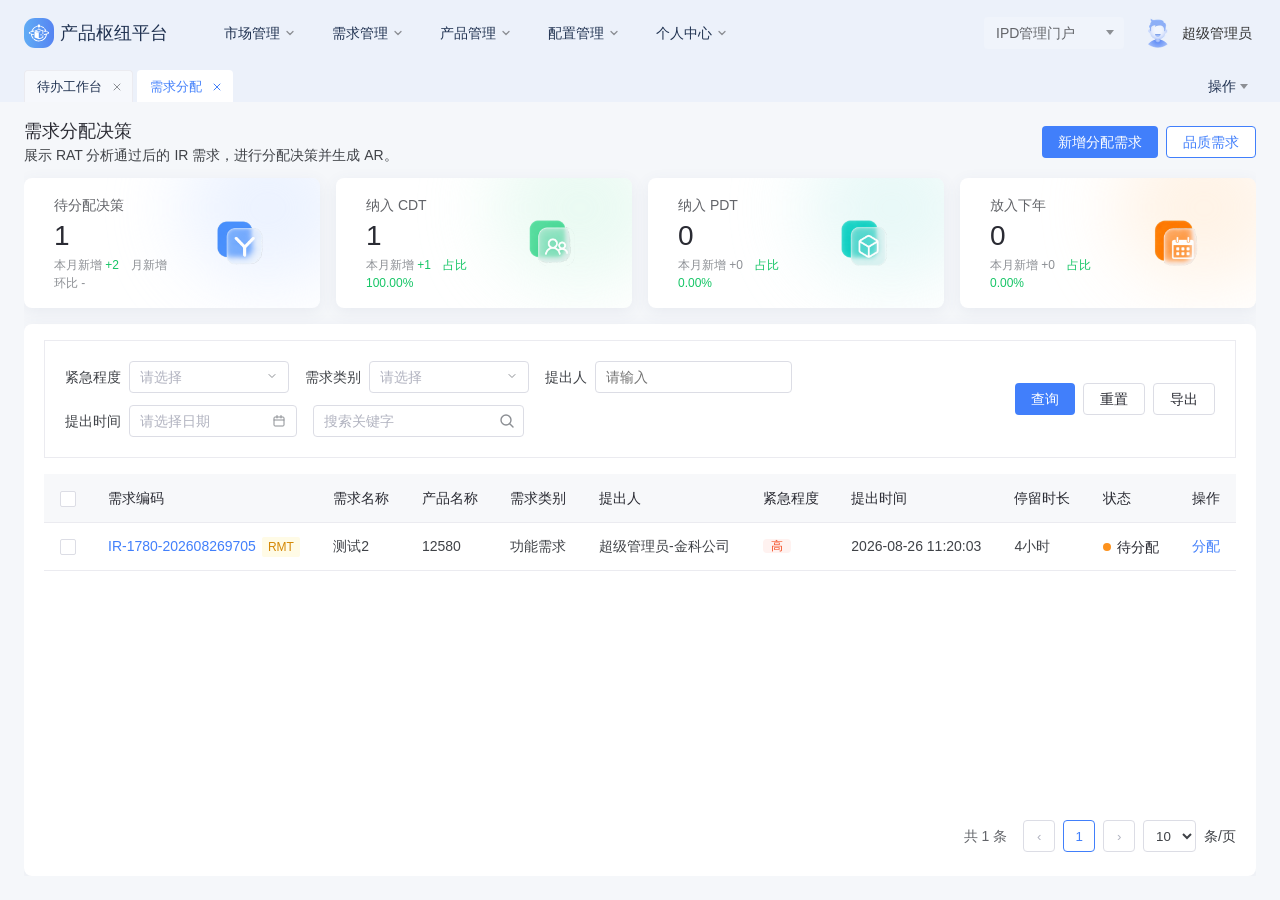
<file: pages/04-需求分配决策/index.html>
<!DOCTYPE html>
<html lang="zh-CN">
<head>
  <meta charset="UTF-8">
  <meta name="viewport" content="width=device-width, initial-scale=1">
  <title>产品枢纽平台 · 需求分配决策</title>
  <link rel="stylesheet" href="../../css/app.css">
</head>
<body data-standalone="assign">
  <header class="header" id="header">
    <div class="header-inner">
      <a class="logo" id="logoHome" href="#/me/todo" title="产品枢纽平台">
        <img src="../../img/logo-nav.svg" width="144" height="30" alt="产品枢纽平台">
      </a>

      <nav class="nav" id="nav">
        <button class="nav-item is-current" data-key="market">市场管理<svg class="nav-arrow" viewBox="0 0 12 12" fill="none"><path d="M3 4.5L6 7.5L9 4.5" stroke="currentColor" stroke-width="1.3" stroke-linecap="round" stroke-linejoin="round"/></svg></button>
        <button class="nav-item" data-key="req">需求管理<svg class="nav-arrow" viewBox="0 0 12 12" fill="none"><path d="M3 4.5L6 7.5L9 4.5" stroke="currentColor" stroke-width="1.3" stroke-linecap="round" stroke-linejoin="round"/></svg></button>
        <button class="nav-item" data-key="product">产品管理<svg class="nav-arrow" viewBox="0 0 12 12" fill="none"><path d="M3 4.5L6 7.5L9 4.5" stroke="currentColor" stroke-width="1.3" stroke-linecap="round" stroke-linejoin="round"/></svg></button>
        <button class="nav-item" data-key="config">配置管理<svg class="nav-arrow" viewBox="0 0 12 12" fill="none"><path d="M3 4.5L6 7.5L9 4.5" stroke="currentColor" stroke-width="1.3" stroke-linecap="round" stroke-linejoin="round"/></svg></button>
        <button class="nav-item" data-key="me">个人中心<svg class="nav-arrow" viewBox="0 0 12 12" fill="none"><path d="M3 4.5L6 7.5L9 4.5" stroke="currentColor" stroke-width="1.3" stroke-linecap="round" stroke-linejoin="round"/></svg></button>
      </nav>

      <div class="header-right">
        <div class="portal-switch" id="portalSwitch">
          <span class="portal-label">IPD管理门户</span>
          <span class="caret" aria-hidden="true"></span>
          <div class="portal-menu">
            <button type="button" data-portal="ops">产品运营门户</button>
            <button type="button" data-portal="ipd" class="is-active">IPD管理门户</button>
          </div>
        </div>

        <div class="user-entry" id="userEntry">
          <img src="../../img/avatar-admin-right.svg" width="32" height="32" alt="超级管理员">
          <span class="uname">超级管理员</span>
          <div class="user-menu">
            <button id="goTodo">待办工作台</button>
            <button type="button" onclick="goPath('#/me/notices')">公告消息</button>
          </div>
        </div>
      </div>
    </div>

    <div class="mega-mask" id="megaMask"></div>
    <div class="mega" id="mega">
      <div class="mega-inner">
        <aside class="mega-l1">
          <button type="button" class="mega-l1-name" id="megaL1Btn">
            <span id="megaL1Title">市场管理</span>
          </button>
        </aside>
        <div class="mega-right">
          <div class="mega-cols" id="megaBody"></div>
          <button class="mega-close" id="megaClose" aria-label="关闭">
            <svg width="20" height="20" viewBox="0 0 20 20" fill="none">
              <path d="M5 5l10 10M15 5L5 15" stroke="currentColor" stroke-width="1.4" stroke-linecap="round"/>
            </svg>
          </button>
        </div>
      </div>
    </div>
  </header>

  <div class="tags-bar">
    <div class="tags-list" id="tagsList"></div>
    <div class="tags-more" id="tagsMore">
      <button type="button" class="tags-more-btn" id="tagsMoreBtn">
        操作
        <span class="caret" aria-hidden="true"></span>
      </button>
      <div class="tags-more-menu">
        <button type="button" data-close-act="others">关闭其它</button>
        <button type="button" data-close-act="all">关闭全部</button>
        <button type="button" data-close-act="fullscreen">全屏</button>
      </div>
    </div>
  </div>

  <main class="main">
<!-- 需求分配决策 -->
    <section id="pageReqAssign" class="hidden">
      <div class="page-head an-head">
        <div>
          <h1 class="an-title">需求分配决策</h1>
          <p class="an-desc">展示 RAT 分析通过后的 IR 需求，进行分配决策并生成 AR。</p>
        </div>
        <div class="rd-head-ops">
          <button type="button" class="btn btn-primary" id="asCreate">新增分配需求</button>
          <button type="button" class="btn btn-ghost is-brand" id="asQuality">品质需求</button>
        </div>
      </div>
      <div class="stat-mods n4">
        <article class="stat-mod">
          <div class="stat-mod-txt">
            <div class="stat-mod-label">待分配决策</div>
            <div class="stat-mod-num">1</div>
            <div class="stat-mod-sub">本月新增 <em class="is-up">+2</em>　月新增环比 -</div>
          </div>
          <span class="stat-mod-ico t-blue"><img src="../../img/bare/as-kpi-wait.png" alt=""></span>
        </article>
        <article class="stat-mod">
          <div class="stat-mod-txt">
            <div class="stat-mod-label">纳入 CDT</div>
            <div class="stat-mod-num">1</div>
            <div class="stat-mod-sub">本月新增 <em class="is-up">+1</em>　<span class="ok">占比 100.00%</span></div>
          </div>
          <span class="stat-mod-ico t-green"><img src="../../img/bare/as-kpi-cdt.png" alt=""></span>
        </article>
        <article class="stat-mod">
          <div class="stat-mod-txt">
            <div class="stat-mod-label">纳入 PDT</div>
            <div class="stat-mod-num">0</div>
            <div class="stat-mod-sub">本月新增 +0　<span class="ok">占比 0.00%</span></div>
          </div>
          <span class="stat-mod-ico t-cyan"><img src="../../img/bare/as-kpi-pdt.png" alt=""></span>
        </article>
        <article class="stat-mod">
          <div class="stat-mod-txt">
            <div class="stat-mod-label">放入下年</div>
            <div class="stat-mod-num">0</div>
            <div class="stat-mod-sub">本月新增 +0　<span class="ok">占比 0.00%</span></div>
          </div>
          <span class="stat-mod-ico t-orange"><img src="../../img/bare/as-kpi-year.png" alt=""></span>
        </article>
      </div>
      <div class="panel">
        <div class="filter-row filter-box">
          <div class="filter-fields">
            <div class="filter-item">
              <label>紧急程度</label>
              <div class="select-like" id="asUrg">
                <span id="asUrgLabel">请选择</span>
                <span class="caret"><svg width="12" height="12" viewBox="0 0 12 12" fill="none"><path d="M3 4.5L6 7.5L9 4.5" stroke="currentColor" stroke-linecap="round"/></svg></span>
                <div class="select-pop"><button data-val="">全部</button><button data-val="高">高</button><button data-val="中">中</button><button data-val="低">低</button></div>
              </div>
            </div>
            <div class="filter-item">
              <label>需求类别</label>
              <div class="select-like" id="asCat">
                <span id="asCatLabel">请选择</span>
                <span class="caret"><svg width="12" height="12" viewBox="0 0 12 12" fill="none"><path d="M3 4.5L6 7.5L9 4.5" stroke="currentColor" stroke-linecap="round"/></svg></span>
                <div class="select-pop"><button data-val="">全部</button><button data-val="功能需求">功能需求</button><button data-val="非功能需求">非功能需求</button></div>
              </div>
            </div>
            <div class="filter-item">
              <label>提出人</label>
              <input id="asOwner" class="ctrl" type="text" placeholder="请输入">
            </div>
            <div class="filter-item">
              <label>提出时间</label>
              <button type="button" class="cal-input" id="asTime" data-cal="single" data-ph="请选择日期"><span class="cal-val is-ph">请选择日期</span><svg width="14" height="14" viewBox="0 0 14 14" fill="none"><rect x="2" y="3" width="10" height="9" rx="1" stroke="currentColor"/><path d="M2 6h10M5 1.5v2.5M9 1.5v2.5" stroke="currentColor" stroke-linecap="round"/></svg></button>
            </div>
            <div class="search-wrap">
              <input id="asKw" type="text" placeholder="搜索关键字">
              <span class="si"><svg width="16" height="16" viewBox="0 0 16 16" fill="none"><circle cx="7" cy="7" r="5" stroke="currentColor" stroke-width="1.4"/><path d="M11 11l3 3" stroke="currentColor" stroke-width="1.4" stroke-linecap="round"/></svg></span>
            </div>
          </div>
          <div class="filter-actions">
            <button class="btn btn-primary" id="asSearch">查询</button>
            <button class="btn btn-ghost" id="asReset">重置</button>
            <button class="btn btn-ghost" id="asExport">导出</button>
          </div>
        </div>
        <div class="table-wrap">
          <table class="table an-table">
            <thead>
              <tr>
                <th class="th-chk"><input type="checkbox" id="asChkAll" aria-label="全选"></th>
                <th>需求编码</th>
                <th>需求名称</th>
                <th>产品名称</th>
                <th>需求类别</th>
                <th>提出人</th>
                <th>紧急程度</th>
                <th>提出时间</th>
                <th>停留时长</th>
                <th>状态</th>
                <th>操作</th>
              </tr>
            </thead>
            <tbody id="asTbody"></tbody>
          </table>
        </div>
        <div class="pager" id="asPager"></div>
      </div>
    </section>

    <!-- 新增分配需求 -->
    <section id="pageReqAssignForm" class="hidden">
      <div class="rd-head">
        <button type="button" class="rd-back" id="afBack" aria-label="返回">
          <svg width="16" height="16" viewBox="0 0 16 16" fill="none"><path d="M10 3.5L5.5 8 10 12.5" stroke="currentColor" stroke-width="1.4" stroke-linecap="round" stroke-linejoin="round"/></svg>
        </button>
        <h1 class="page-title">需求分配决策</h1>
        <div class="ad-lead-tags">
          <span class="linetag t-ing">AR 需求</span>
          <span class="linetag t-warn">待分配</span>
        </div>
        <div class="rd-head-ops">
          <button type="button" class="btn btn-ghost" id="afCancel">取消</button>
          <button type="button" class="btn btn-ghost is-brand" id="afCdt">纳入 CDT</button>
          <button type="button" class="btn btn-primary" id="afPdt">纳入 PDT</button>
          <button type="button" class="btn btn-ghost is-brand" id="afNext">放入下一年度</button>
        </div>
      </div>
      <div class="as-split">
        <div class="as-main">
          <section class="fm-card">
            <h3 class="fm-hd"><span class="wb-hd-ico" aria-hidden="true"><img src="../../img/detail/file.svg" alt=""></span>AR 基础信息</h3>
            <div class="fm-grid">
              <div class="fm-item"><label class="fm-lab"><i>*</i>需求名称</label><input class="ctrl" value="测试2"></div>
              <div class="fm-item"><label class="fm-lab"><i>*</i>需求来源</label><input class="ctrl" value="集团任务"></div>
              <div class="fm-item"><label class="fm-lab"><i>*</i>需求类别</label><input class="ctrl" value="功能需求-新增功能"></div>
              <div class="fm-item"><label class="fm-lab"><i>*</i>所属产品</label><input class="ctrl" value="12580"></div>
              <div class="fm-item"><label class="fm-lab">子产品</label><input class="ctrl" placeholder="请输入子产品"></div>
              <div class="fm-item"><label class="fm-lab">涉及产品版本</label><input class="ctrl" value="11"></div>
            </div>
          </section>
          <section class="fm-card">
            <h3 class="fm-hd"><span class="wb-hd-ico" aria-hidden="true"><img src="../../img/detail/report.svg" alt=""></span>需求详情</h3>
            <div class="fm-item is-full"><label class="fm-lab">需求描述</label><div class="dlg-area"><textarea placeholder="请填写需求描述">测试 2 的需求说明，用于分配决策验证。</textarea></div></div>
            <div class="fm-item is-full"><label class="fm-lab">技术成熟度</label><div class="dlg-area"><textarea placeholder="请填写技术成熟度"></textarea></div></div>
            <div class="fm-item is-full"><label class="fm-lab">初步方案建议</label><div class="dlg-area"><textarea placeholder="请填写初步方案建议"></textarea></div></div>
          </section>
          <section class="fm-card">
            <h3 class="fm-hd"><span class="wb-hd-ico" aria-hidden="true"><img src="../../img/detail/plan.svg" alt=""></span>价值与优先级</h3>
            <div class="fm-grid n3">
              <div class="fm-item"><label class="fm-lab">紧急程度</label><input class="ctrl" value="高"></div>
              <div class="fm-item"><label class="fm-lab">建议优先级</label><input class="ctrl" value="高"></div>
              <div class="fm-item"><label class="fm-lab">期望上线时间</label><input class="ctrl" value="2026-08-27"></div>
              <div class="fm-item"><label class="fm-lab">预估收入（万元）</label><input class="ctrl" value="0"></div>
              <div class="fm-item"><label class="fm-lab">影响用户数（万）</label><input class="ctrl" value="1"></div>
            </div>
          </section>
          <section class="fm-card">
            <h3 class="fm-hd"><span class="wb-hd-ico" aria-hidden="true"><img src="../../img/detail/progress.svg" alt=""></span>研发计划</h3>
            <div class="fm-grid">
              <div class="fm-item"><label class="fm-lab">计划开发时间</label><button type="button" class="cal-input" id="afDev" data-cal="single" data-ph="请选择日期"><span class="cal-val is-ph">请选择日期</span><svg width="14" height="14" viewBox="0 0 14 14" fill="none"><rect x="2" y="3" width="10" height="9" rx="1" stroke="currentColor"/><path d="M2 6h10M5 1.5v2.5M9 1.5v2.5" stroke="currentColor" stroke-linecap="round"/></svg></button></div>
              <div class="fm-item"><label class="fm-lab">计划上线时间</label><button type="button" class="cal-input" id="afOn" data-cal="single" data-ph="请选择日期"><span class="cal-val is-ph">请选择日期</span><svg width="14" height="14" viewBox="0 0 14 14" fill="none"><rect x="2" y="3" width="10" height="9" rx="1" stroke="currentColor"/><path d="M2 6h10M5 1.5v2.5M9 1.5v2.5" stroke="currentColor" stroke-linecap="round"/></svg></button></div>
              <div class="fm-item"><label class="fm-lab">预计开发周期</label><input class="ctrl" placeholder="如 2 周、3 个月"></div>
              <div class="fm-item"><label class="fm-lab">开发工作量（人天）</label><input class="ctrl" placeholder="请输入"></div>
            </div>
          </section>
          <section class="fm-card">
            <h3 class="fm-hd"><span class="wb-hd-ico" aria-hidden="true"><img src="../../img/detail/note.svg" alt=""></span>分配决策说明</h3>
            <div class="fm-item is-full"><div class="dlg-area"><textarea placeholder="请填写分配决策依据、范围、协同团队与计划安排..."></textarea></div></div>
          </section>
          <section class="fm-card">
            <h3 class="fm-hd"><span class="wb-hd-ico" aria-hidden="true"><img src="../../img/detail/attachment.svg" alt=""></span>需求附件</h3>
            <div class="up-zone">
              <img src="../../img/file-resource.svg" alt="">
              <p>上传分析报告、技术方案等，或 <a class="link" href="javascript:;">点击选择</a></p>
              <span>支持 PDF、Word、Excel、PNG、JPG，单个文件不超过 20MB</span>
            </div>
          </section>
        </div>
        <aside class="ir-side">
          <section class="side-card">
            <h3 class="side-card-hd">已选 IR 需求<em>1</em><button type="button" class="link ir-add" id="afAddIr">+ 添加 IR 需求</button></h3>
            <div class="ir-item">
              <div>
                <b>IR-1780-202608269705</b>
                <span>测试2</span>
              </div>
              <button type="button" class="link" id="afDelIr">删除</button>
            </div>
          </section>
        </aside>
      </div>
    </section>
  </main>

  

  <div class="dlg hidden" id="confirmDlg">
    <div class="dlg-mask" id="confirmMask"></div>
    <div class="dlg-card confirm-card" role="dialog" aria-modal="true" aria-labelledby="confirmTitle">
      <button type="button" class="dlg-x" id="confirmClose" aria-label="关闭">
        <svg width="20" height="20" viewBox="0 0 20 20" fill="none"><path d="M5 5l10 10M15 5L5 15" stroke="currentColor" stroke-width="1.4" stroke-linecap="round"/></svg>
      </button>
      <div class="confirm-hd">
        <span class="confirm-ico" aria-hidden="true">
          <svg width="24" height="24" viewBox="0 0 24 24" fill="none"><circle cx="12" cy="12" r="12" fill="#FFC53D"/><path d="M12 7v6.2" stroke="#fff" stroke-width="1.8" stroke-linecap="round"/><circle cx="12" cy="16.6" r="1.15" fill="#fff"/></svg>
        </span>
        <h3 id="confirmTitle">确定要删除吗？</h3>
      </div>
      <p class="confirm-desc" id="confirmDesc"></p>
      <div class="dlg-ft">
        <button type="button" class="btn btn-ghost" id="confirmCancel">取消</button>
        <button type="button" class="btn btn-primary" id="confirmOk">确定</button>
      </div>
    </div>
  </div>

  <div class="cal-pop hidden" id="calPop"></div>

  <div class="toast" id="toast">
    <span class="toast-ico is-ok" aria-hidden="true">
      <img src="../../img/toast-success.svg" width="28" height="28" alt="">
    </span>
    <span class="toast-ico is-fail" aria-hidden="true">
      <img src="../../img/toast-error.svg" width="28" height="28" alt="">
    </span>
    <span class="toast-txt"></span>
  </div>

  <script src="../../js/app.js"></script>
</body>
</html>
</file>
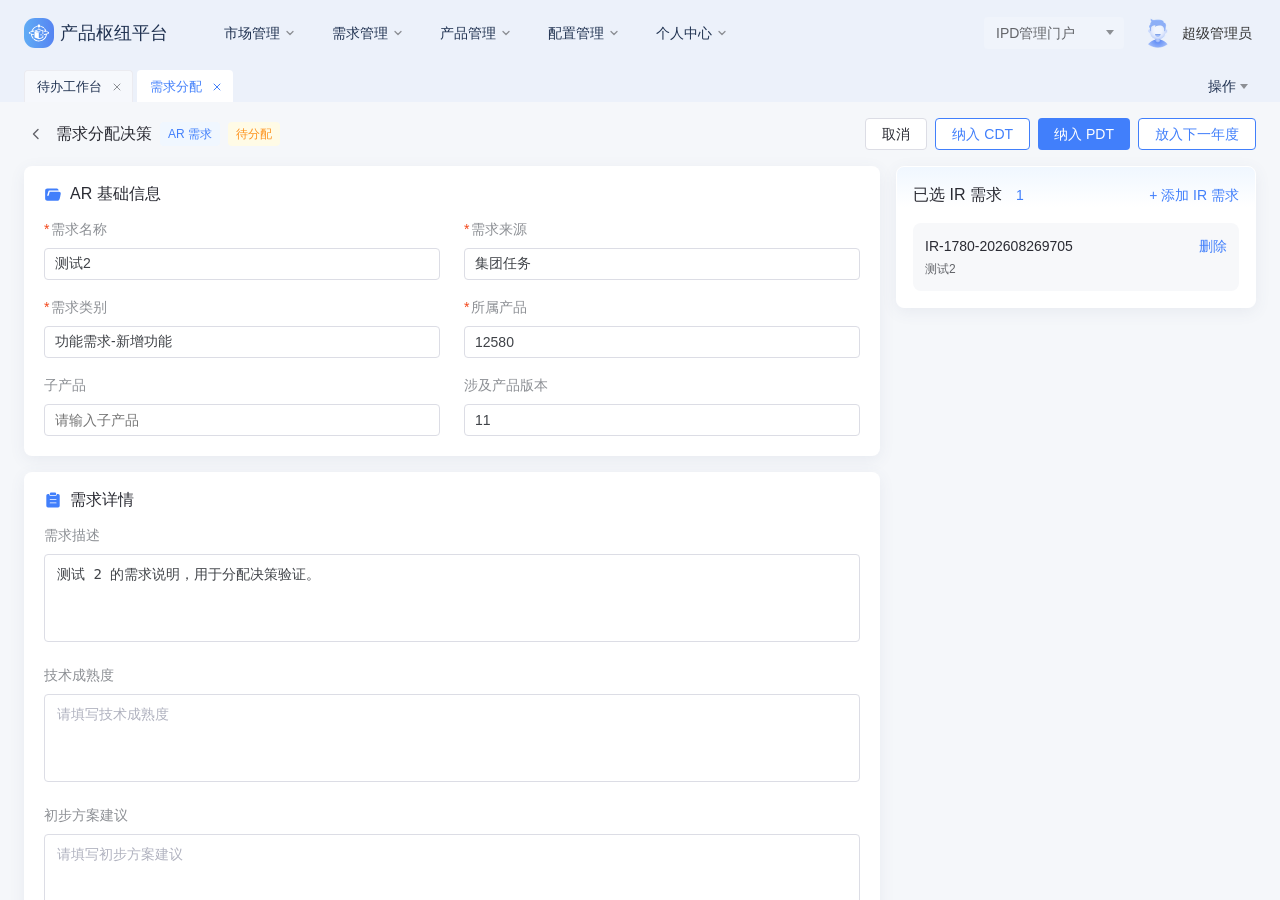
<file: pages/05-新增分配需求/index.html>
<!DOCTYPE html>
<html lang="zh-CN">
<head>
  <meta charset="UTF-8">
  <meta name="viewport" content="width=device-width, initial-scale=1">
  <title>产品枢纽平台 · 新增分配需求</title>
  <link rel="stylesheet" href="../../css/app.css">
</head>
<body data-standalone="assignNew">
  <header class="header" id="header">
    <div class="header-inner">
      <a class="logo" id="logoHome" href="#/me/todo" title="产品枢纽平台">
        <img src="../../img/logo-nav.svg" width="144" height="30" alt="产品枢纽平台">
      </a>

      <nav class="nav" id="nav">
        <button class="nav-item is-current" data-key="market">市场管理<svg class="nav-arrow" viewBox="0 0 12 12" fill="none"><path d="M3 4.5L6 7.5L9 4.5" stroke="currentColor" stroke-width="1.3" stroke-linecap="round" stroke-linejoin="round"/></svg></button>
        <button class="nav-item" data-key="req">需求管理<svg class="nav-arrow" viewBox="0 0 12 12" fill="none"><path d="M3 4.5L6 7.5L9 4.5" stroke="currentColor" stroke-width="1.3" stroke-linecap="round" stroke-linejoin="round"/></svg></button>
        <button class="nav-item" data-key="product">产品管理<svg class="nav-arrow" viewBox="0 0 12 12" fill="none"><path d="M3 4.5L6 7.5L9 4.5" stroke="currentColor" stroke-width="1.3" stroke-linecap="round" stroke-linejoin="round"/></svg></button>
        <button class="nav-item" data-key="config">配置管理<svg class="nav-arrow" viewBox="0 0 12 12" fill="none"><path d="M3 4.5L6 7.5L9 4.5" stroke="currentColor" stroke-width="1.3" stroke-linecap="round" stroke-linejoin="round"/></svg></button>
        <button class="nav-item" data-key="me">个人中心<svg class="nav-arrow" viewBox="0 0 12 12" fill="none"><path d="M3 4.5L6 7.5L9 4.5" stroke="currentColor" stroke-width="1.3" stroke-linecap="round" stroke-linejoin="round"/></svg></button>
      </nav>

      <div class="header-right">
        <div class="portal-switch" id="portalSwitch">
          <span class="portal-label">IPD管理门户</span>
          <span class="caret" aria-hidden="true"></span>
          <div class="portal-menu">
            <button type="button" data-portal="ops">产品运营门户</button>
            <button type="button" data-portal="ipd" class="is-active">IPD管理门户</button>
          </div>
        </div>

        <div class="user-entry" id="userEntry">
          <img src="../../img/avatar-admin-right.svg" width="32" height="32" alt="超级管理员">
          <span class="uname">超级管理员</span>
          <div class="user-menu">
            <button id="goTodo">待办工作台</button>
            <button type="button" onclick="goPath('#/me/notices')">公告消息</button>
          </div>
        </div>
      </div>
    </div>

    <div class="mega-mask" id="megaMask"></div>
    <div class="mega" id="mega">
      <div class="mega-inner">
        <aside class="mega-l1">
          <button type="button" class="mega-l1-name" id="megaL1Btn">
            <span id="megaL1Title">市场管理</span>
          </button>
        </aside>
        <div class="mega-right">
          <div class="mega-cols" id="megaBody"></div>
          <button class="mega-close" id="megaClose" aria-label="关闭">
            <svg width="20" height="20" viewBox="0 0 20 20" fill="none">
              <path d="M5 5l10 10M15 5L5 15" stroke="currentColor" stroke-width="1.4" stroke-linecap="round"/>
            </svg>
          </button>
        </div>
      </div>
    </div>
  </header>

  <div class="tags-bar">
    <div class="tags-list" id="tagsList"></div>
    <div class="tags-more" id="tagsMore">
      <button type="button" class="tags-more-btn" id="tagsMoreBtn">
        操作
        <span class="caret" aria-hidden="true"></span>
      </button>
      <div class="tags-more-menu">
        <button type="button" data-close-act="others">关闭其它</button>
        <button type="button" data-close-act="all">关闭全部</button>
        <button type="button" data-close-act="fullscreen">全屏</button>
      </div>
    </div>
  </div>

  <main class="main">
    <section id="pageReqAssignForm" class="hidden">
      <div class="rd-head">
        <button type="button" class="rd-back" id="afBack" aria-label="返回">
          <svg width="16" height="16" viewBox="0 0 16 16" fill="none"><path d="M10 3.5L5.5 8 10 12.5" stroke="currentColor" stroke-width="1.4" stroke-linecap="round" stroke-linejoin="round"/></svg>
        </button>
        <h1 class="page-title">需求分配决策</h1>
        <div class="ad-lead-tags">
          <span class="linetag t-ing">AR 需求</span>
          <span class="linetag t-warn">待分配</span>
        </div>
        <div class="rd-head-ops">
          <button type="button" class="btn btn-ghost" id="afCancel">取消</button>
          <button type="button" class="btn btn-ghost is-brand" id="afCdt">纳入 CDT</button>
          <button type="button" class="btn btn-primary" id="afPdt">纳入 PDT</button>
          <button type="button" class="btn btn-ghost is-brand" id="afNext">放入下一年度</button>
        </div>
      </div>
      <div class="as-split">
        <div class="as-main">
          <section class="fm-card">
            <h3 class="fm-hd"><span class="wb-hd-ico" aria-hidden="true"><img src="../../img/detail/file.svg" alt=""></span>AR 基础信息</h3>
            <div class="fm-grid">
              <div class="fm-item"><label class="fm-lab"><i>*</i>需求名称</label><input class="ctrl" value="测试2"></div>
              <div class="fm-item"><label class="fm-lab"><i>*</i>需求来源</label><input class="ctrl" value="集团任务"></div>
              <div class="fm-item"><label class="fm-lab"><i>*</i>需求类别</label><input class="ctrl" value="功能需求-新增功能"></div>
              <div class="fm-item"><label class="fm-lab"><i>*</i>所属产品</label><input class="ctrl" value="12580"></div>
              <div class="fm-item"><label class="fm-lab">子产品</label><input class="ctrl" placeholder="请输入子产品"></div>
              <div class="fm-item"><label class="fm-lab">涉及产品版本</label><input class="ctrl" value="11"></div>
            </div>
          </section>
          <section class="fm-card">
            <h3 class="fm-hd"><span class="wb-hd-ico" aria-hidden="true"><img src="../../img/detail/report.svg" alt=""></span>需求详情</h3>
            <div class="fm-item is-full"><label class="fm-lab">需求描述</label><div class="dlg-area"><textarea placeholder="请填写需求描述">测试 2 的需求说明，用于分配决策验证。</textarea></div></div>
            <div class="fm-item is-full"><label class="fm-lab">技术成熟度</label><div class="dlg-area"><textarea placeholder="请填写技术成熟度"></textarea></div></div>
            <div class="fm-item is-full"><label class="fm-lab">初步方案建议</label><div class="dlg-area"><textarea placeholder="请填写初步方案建议"></textarea></div></div>
          </section>
          <section class="fm-card">
            <h3 class="fm-hd"><span class="wb-hd-ico" aria-hidden="true"><img src="../../img/detail/plan.svg" alt=""></span>价值与优先级</h3>
            <div class="fm-grid n3">
              <div class="fm-item"><label class="fm-lab">紧急程度</label><input class="ctrl" value="高"></div>
              <div class="fm-item"><label class="fm-lab">建议优先级</label><input class="ctrl" value="高"></div>
              <div class="fm-item"><label class="fm-lab">期望上线时间</label><input class="ctrl" value="2026-08-27"></div>
              <div class="fm-item"><label class="fm-lab">预估收入（万元）</label><input class="ctrl" value="0"></div>
              <div class="fm-item"><label class="fm-lab">影响用户数（万）</label><input class="ctrl" value="1"></div>
            </div>
          </section>
          <section class="fm-card">
            <h3 class="fm-hd"><span class="wb-hd-ico" aria-hidden="true"><img src="../../img/detail/progress.svg" alt=""></span>研发计划</h3>
            <div class="fm-grid">
              <div class="fm-item"><label class="fm-lab">计划开发时间</label><button type="button" class="cal-input" id="afDev" data-cal="single" data-ph="请选择日期"><span class="cal-val is-ph">请选择日期</span><svg width="14" height="14" viewBox="0 0 14 14" fill="none"><rect x="2" y="3" width="10" height="9" rx="1" stroke="currentColor"/><path d="M2 6h10M5 1.5v2.5M9 1.5v2.5" stroke="currentColor" stroke-linecap="round"/></svg></button></div>
              <div class="fm-item"><label class="fm-lab">计划上线时间</label><button type="button" class="cal-input" id="afOn" data-cal="single" data-ph="请选择日期"><span class="cal-val is-ph">请选择日期</span><svg width="14" height="14" viewBox="0 0 14 14" fill="none"><rect x="2" y="3" width="10" height="9" rx="1" stroke="currentColor"/><path d="M2 6h10M5 1.5v2.5M9 1.5v2.5" stroke="currentColor" stroke-linecap="round"/></svg></button></div>
              <div class="fm-item"><label class="fm-lab">预计开发周期</label><input class="ctrl" placeholder="如 2 周、3 个月"></div>
              <div class="fm-item"><label class="fm-lab">开发工作量（人天）</label><input class="ctrl" placeholder="请输入"></div>
            </div>
          </section>
          <section class="fm-card">
            <h3 class="fm-hd"><span class="wb-hd-ico" aria-hidden="true"><img src="../../img/detail/note.svg" alt=""></span>分配决策说明</h3>
            <div class="fm-item is-full"><div class="dlg-area"><textarea placeholder="请填写分配决策依据、范围、协同团队与计划安排..."></textarea></div></div>
          </section>
          <section class="fm-card">
            <h3 class="fm-hd"><span class="wb-hd-ico" aria-hidden="true"><img src="../../img/detail/attachment.svg" alt=""></span>需求附件</h3>
            <div class="up-zone">
              <img src="../../img/file-resource.svg" alt="">
              <p>上传分析报告、技术方案等，或 <a class="link" href="javascript:;">点击选择</a></p>
              <span>支持 PDF、Word、Excel、PNG、JPG，单个文件不超过 20MB</span>
            </div>
          </section>
        </div>
        <aside class="ir-side">
          <section class="side-card">
            <h3 class="side-card-hd">已选 IR 需求<em>1</em><button type="button" class="link ir-add" id="afAddIr">+ 添加 IR 需求</button></h3>
            <div class="ir-item">
              <div>
                <b>IR-1780-202608269705</b>
                <span>测试2</span>
              </div>
              <button type="button" class="link" id="afDelIr">删除</button>
            </div>
          </section>
        </aside>
      </div>
    </section>
  </main>

  

  <div class="dlg hidden" id="confirmDlg">
    <div class="dlg-mask" id="confirmMask"></div>
    <div class="dlg-card confirm-card" role="dialog" aria-modal="true" aria-labelledby="confirmTitle">
      <button type="button" class="dlg-x" id="confirmClose" aria-label="关闭">
        <svg width="20" height="20" viewBox="0 0 20 20" fill="none"><path d="M5 5l10 10M15 5L5 15" stroke="currentColor" stroke-width="1.4" stroke-linecap="round"/></svg>
      </button>
      <div class="confirm-hd">
        <span class="confirm-ico" aria-hidden="true">
          <svg width="24" height="24" viewBox="0 0 24 24" fill="none"><circle cx="12" cy="12" r="12" fill="#FFC53D"/><path d="M12 7v6.2" stroke="#fff" stroke-width="1.8" stroke-linecap="round"/><circle cx="12" cy="16.6" r="1.15" fill="#fff"/></svg>
        </span>
        <h3 id="confirmTitle">确定要删除吗？</h3>
      </div>
      <p class="confirm-desc" id="confirmDesc"></p>
      <div class="dlg-ft">
        <button type="button" class="btn btn-ghost" id="confirmCancel">取消</button>
        <button type="button" class="btn btn-primary" id="confirmOk">确定</button>
      </div>
    </div>
  </div>

  <div class="cal-pop hidden" id="calPop"></div>

  <div class="toast" id="toast">
    <span class="toast-ico is-ok" aria-hidden="true">
      <img src="../../img/toast-success.svg" width="28" height="28" alt="">
    </span>
    <span class="toast-ico is-fail" aria-hidden="true">
      <img src="../../img/toast-error.svg" width="28" height="28" alt="">
    </span>
    <span class="toast-txt"></span>
  </div>

  <script src="../../js/app.js"></script>
</body>
</html>
</file>
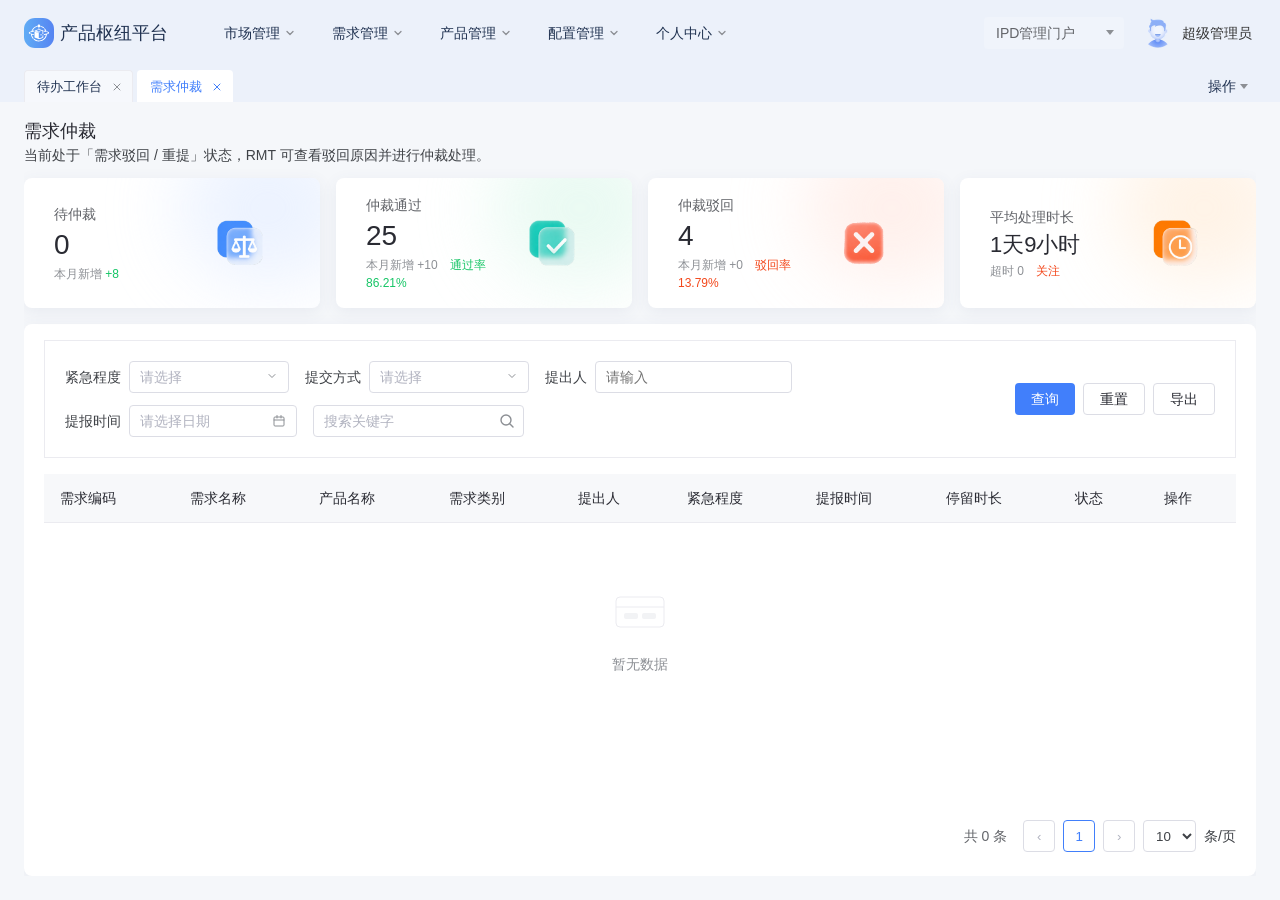
<file: pages/06-需求仲裁/index.html>
<!DOCTYPE html>
<html lang="zh-CN">
<head>
  <meta charset="UTF-8">
  <meta name="viewport" content="width=device-width, initial-scale=1">
  <title>产品枢纽平台 · 需求仲裁</title>
  <link rel="stylesheet" href="../../css/app.css">
</head>
<body data-standalone="arb">
  <header class="header" id="header">
    <div class="header-inner">
      <a class="logo" id="logoHome" href="#/me/todo" title="产品枢纽平台">
        <img src="../../img/logo-nav.svg" width="144" height="30" alt="产品枢纽平台">
      </a>

      <nav class="nav" id="nav">
        <button class="nav-item is-current" data-key="market">市场管理<svg class="nav-arrow" viewBox="0 0 12 12" fill="none"><path d="M3 4.5L6 7.5L9 4.5" stroke="currentColor" stroke-width="1.3" stroke-linecap="round" stroke-linejoin="round"/></svg></button>
        <button class="nav-item" data-key="req">需求管理<svg class="nav-arrow" viewBox="0 0 12 12" fill="none"><path d="M3 4.5L6 7.5L9 4.5" stroke="currentColor" stroke-width="1.3" stroke-linecap="round" stroke-linejoin="round"/></svg></button>
        <button class="nav-item" data-key="product">产品管理<svg class="nav-arrow" viewBox="0 0 12 12" fill="none"><path d="M3 4.5L6 7.5L9 4.5" stroke="currentColor" stroke-width="1.3" stroke-linecap="round" stroke-linejoin="round"/></svg></button>
        <button class="nav-item" data-key="config">配置管理<svg class="nav-arrow" viewBox="0 0 12 12" fill="none"><path d="M3 4.5L6 7.5L9 4.5" stroke="currentColor" stroke-width="1.3" stroke-linecap="round" stroke-linejoin="round"/></svg></button>
        <button class="nav-item" data-key="me">个人中心<svg class="nav-arrow" viewBox="0 0 12 12" fill="none"><path d="M3 4.5L6 7.5L9 4.5" stroke="currentColor" stroke-width="1.3" stroke-linecap="round" stroke-linejoin="round"/></svg></button>
      </nav>

      <div class="header-right">
        <div class="portal-switch" id="portalSwitch">
          <span class="portal-label">IPD管理门户</span>
          <span class="caret" aria-hidden="true"></span>
          <div class="portal-menu">
            <button type="button" data-portal="ops">产品运营门户</button>
            <button type="button" data-portal="ipd" class="is-active">IPD管理门户</button>
          </div>
        </div>

        <div class="user-entry" id="userEntry">
          <img src="../../img/avatar-admin-right.svg" width="32" height="32" alt="超级管理员">
          <span class="uname">超级管理员</span>
          <div class="user-menu">
            <button id="goTodo">待办工作台</button>
            <button type="button" onclick="goPath('#/me/notices')">公告消息</button>
          </div>
        </div>
      </div>
    </div>

    <div class="mega-mask" id="megaMask"></div>
    <div class="mega" id="mega">
      <div class="mega-inner">
        <aside class="mega-l1">
          <button type="button" class="mega-l1-name" id="megaL1Btn">
            <span id="megaL1Title">市场管理</span>
          </button>
        </aside>
        <div class="mega-right">
          <div class="mega-cols" id="megaBody"></div>
          <button class="mega-close" id="megaClose" aria-label="关闭">
            <svg width="20" height="20" viewBox="0 0 20 20" fill="none">
              <path d="M5 5l10 10M15 5L5 15" stroke="currentColor" stroke-width="1.4" stroke-linecap="round"/>
            </svg>
          </button>
        </div>
      </div>
    </div>
  </header>

  <div class="tags-bar">
    <div class="tags-list" id="tagsList"></div>
    <div class="tags-more" id="tagsMore">
      <button type="button" class="tags-more-btn" id="tagsMoreBtn">
        操作
        <span class="caret" aria-hidden="true"></span>
      </button>
      <div class="tags-more-menu">
        <button type="button" data-close-act="others">关闭其它</button>
        <button type="button" data-close-act="all">关闭全部</button>
        <button type="button" data-close-act="fullscreen">全屏</button>
      </div>
    </div>
  </div>

  <main class="main">
<!-- 需求仲裁 -->
    <section id="pageReqArb" class="hidden">
      <div class="page-head an-head">
        <div>
          <h1 class="an-title">需求仲裁</h1>
          <p class="an-desc">当前处于「需求驳回 / 重提」状态，RMT 可查看驳回原因并进行仲裁处理。</p>
        </div>
      </div>
      <div class="stat-mods n4">
        <article class="stat-mod">
          <div class="stat-mod-txt">
            <div class="stat-mod-label">待仲裁</div>
            <div class="stat-mod-num">0</div>
            <div class="stat-mod-sub">本月新增 <em class="is-up">+8</em></div>
          </div>
          <span class="stat-mod-ico t-blue"><img src="../../img/bare/ar-kpi-scale.png" alt=""></span>
        </article>
        <article class="stat-mod">
          <div class="stat-mod-txt">
            <div class="stat-mod-label">仲裁通过</div>
            <div class="stat-mod-num">25</div>
            <div class="stat-mod-sub">本月新增 +10　<span class="ok">通过率 86.21%</span></div>
          </div>
          <span class="stat-mod-ico t-green"><img src="../../img/bare/q-check.png" alt=""></span>
        </article>
        <article class="stat-mod">
          <div class="stat-mod-txt">
            <div class="stat-mod-label">仲裁驳回</div>
            <div class="stat-mod-num">4</div>
            <div class="stat-mod-sub">本月新增 +0　<span class="err">驳回率 13.79%</span></div>
          </div>
          <span class="stat-mod-ico t-red"><img src="../../img/bare/q-close.png" alt=""></span>
        </article>
        <article class="stat-mod">
          <div class="stat-mod-txt">
            <div class="stat-mod-label">平均处理时长</div>
            <div class="stat-mod-num is-sm">1天9小时</div>
            <div class="stat-mod-sub">超时 0　<span class="err">关注</span></div>
          </div>
          <span class="stat-mod-ico t-orange"><img src="../../img/bare/ar-kpi-clock.png" alt=""></span>
        </article>
      </div>
      <div class="panel">
        <div class="filter-row filter-box">
          <div class="filter-fields">
            <div class="filter-item">
              <label>紧急程度</label>
              <div class="select-like" id="rbUrg">
                <span id="rbUrgLabel">请选择</span>
                <span class="caret"><svg width="12" height="12" viewBox="0 0 12 12" fill="none"><path d="M3 4.5L6 7.5L9 4.5" stroke="currentColor" stroke-linecap="round"/></svg></span>
                <div class="select-pop"><button data-val="">全部</button><button data-val="高">高</button><button data-val="中">中</button><button data-val="低">低</button></div>
              </div>
            </div>
            <div class="filter-item">
              <label>提交方式</label>
              <div class="select-like" id="rbWay">
                <span id="rbWayLabel">请选择</span>
                <span class="caret"><svg width="12" height="12" viewBox="0 0 12 12" fill="none"><path d="M3 4.5L6 7.5L9 4.5" stroke="currentColor" stroke-linecap="round"/></svg></span>
                <div class="select-pop"><button data-val="">全部</button><button data-val="在线提交">在线提交</button><button data-val="批量导入">批量导入</button></div>
              </div>
            </div>
            <div class="filter-item">
              <label>提出人</label>
              <input id="rbOwner" class="ctrl" type="text" placeholder="请输入">
            </div>
            <div class="filter-item">
              <label>提报时间</label>
              <button type="button" class="cal-input" id="rbTime" data-cal="single" data-ph="请选择日期"><span class="cal-val is-ph">请选择日期</span><svg width="14" height="14" viewBox="0 0 14 14" fill="none"><rect x="2" y="3" width="10" height="9" rx="1" stroke="currentColor"/><path d="M2 6h10M5 1.5v2.5M9 1.5v2.5" stroke="currentColor" stroke-linecap="round"/></svg></button>
            </div>
            <div class="search-wrap">
              <input id="rbKw" type="text" placeholder="搜索关键字">
              <span class="si"><svg width="16" height="16" viewBox="0 0 16 16" fill="none"><circle cx="7" cy="7" r="5" stroke="currentColor" stroke-width="1.4"/><path d="M11 11l3 3" stroke="currentColor" stroke-width="1.4" stroke-linecap="round"/></svg></span>
            </div>
          </div>
          <div class="filter-actions">
            <button class="btn btn-primary" id="rbSearch">查询</button>
            <button class="btn btn-ghost" id="rbReset">重置</button>
            <button class="btn btn-ghost" id="rbExport">导出</button>
          </div>
        </div>
        <div class="table-wrap">
          <table class="table an-table">
            <thead>
              <tr>
                <th>需求编码</th><th>需求名称</th><th>产品名称</th><th>需求类别</th><th>提出人</th>
                <th>紧急程度</th><th>提报时间</th><th>停留时长</th><th>状态</th><th>操作</th>
              </tr>
            </thead>
            <tbody id="rbTbody"></tbody>
          </table>
        </div>
        <div class="pager" id="rbPager"></div>
      </div>
    </section>
  </main>

  

  <div class="dlg hidden" id="confirmDlg">
    <div class="dlg-mask" id="confirmMask"></div>
    <div class="dlg-card confirm-card" role="dialog" aria-modal="true" aria-labelledby="confirmTitle">
      <button type="button" class="dlg-x" id="confirmClose" aria-label="关闭">
        <svg width="20" height="20" viewBox="0 0 20 20" fill="none"><path d="M5 5l10 10M15 5L5 15" stroke="currentColor" stroke-width="1.4" stroke-linecap="round"/></svg>
      </button>
      <div class="confirm-hd">
        <span class="confirm-ico" aria-hidden="true">
          <svg width="24" height="24" viewBox="0 0 24 24" fill="none"><circle cx="12" cy="12" r="12" fill="#FFC53D"/><path d="M12 7v6.2" stroke="#fff" stroke-width="1.8" stroke-linecap="round"/><circle cx="12" cy="16.6" r="1.15" fill="#fff"/></svg>
        </span>
        <h3 id="confirmTitle">确定要删除吗？</h3>
      </div>
      <p class="confirm-desc" id="confirmDesc"></p>
      <div class="dlg-ft">
        <button type="button" class="btn btn-ghost" id="confirmCancel">取消</button>
        <button type="button" class="btn btn-primary" id="confirmOk">确定</button>
      </div>
    </div>
  </div>

  <div class="cal-pop hidden" id="calPop"></div>

  <div class="toast" id="toast">
    <span class="toast-ico is-ok" aria-hidden="true">
      <img src="../../img/toast-success.svg" width="28" height="28" alt="">
    </span>
    <span class="toast-ico is-fail" aria-hidden="true">
      <img src="../../img/toast-error.svg" width="28" height="28" alt="">
    </span>
    <span class="toast-txt"></span>
  </div>

  <script src="../../js/app.js"></script>
</body>
</html>
</file>
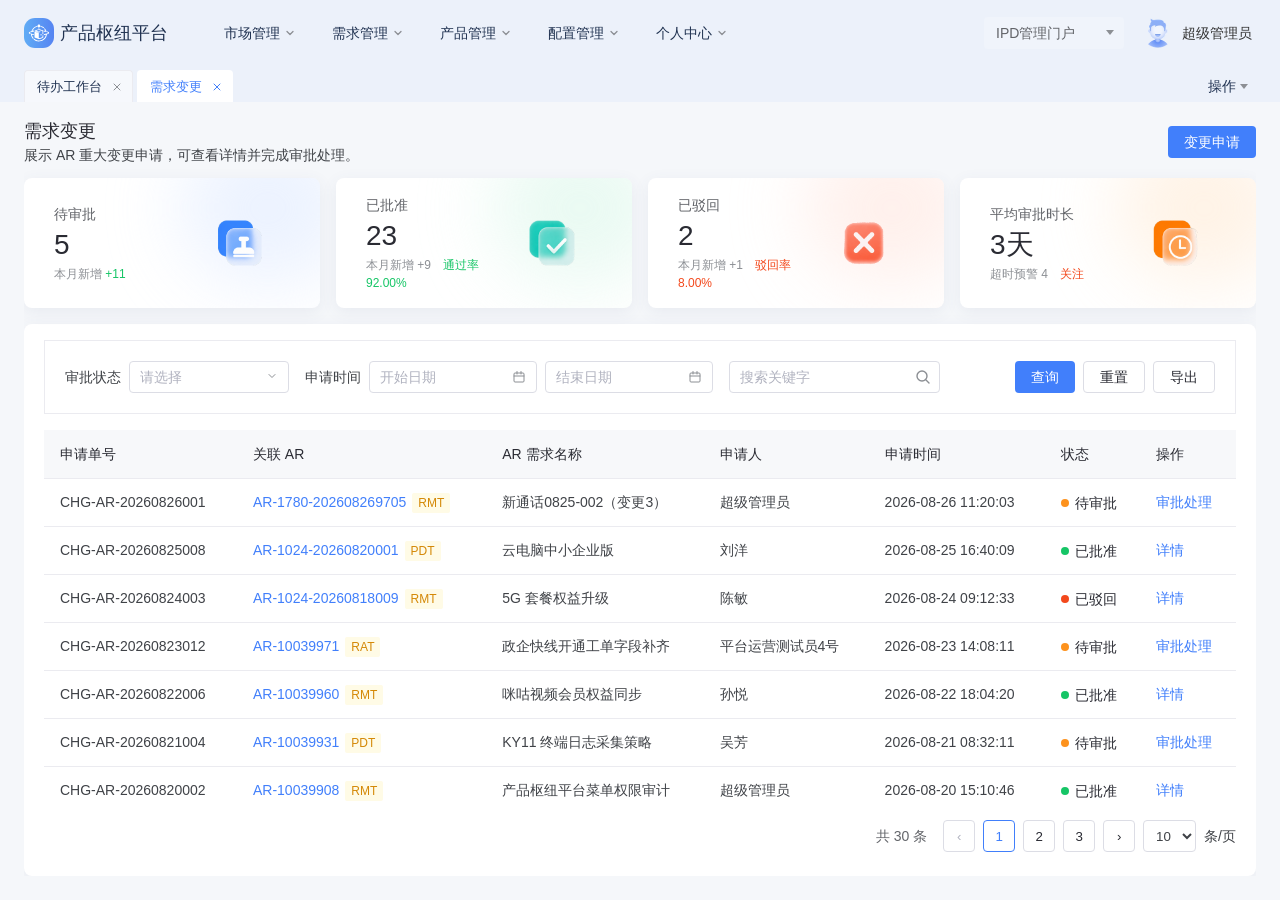
<file: pages/07-需求变更/index.html>
<!DOCTYPE html>
<html lang="zh-CN">
<head>
  <meta charset="UTF-8">
  <meta name="viewport" content="width=device-width, initial-scale=1">
  <title>产品枢纽平台 · 需求变更</title>
  <link rel="stylesheet" href="../../css/app.css">
</head>
<body data-standalone="change">
  <header class="header" id="header">
    <div class="header-inner">
      <a class="logo" id="logoHome" href="#/me/todo" title="产品枢纽平台">
        <img src="../../img/logo-nav.svg" width="144" height="30" alt="产品枢纽平台">
      </a>

      <nav class="nav" id="nav">
        <button class="nav-item is-current" data-key="market">市场管理<svg class="nav-arrow" viewBox="0 0 12 12" fill="none"><path d="M3 4.5L6 7.5L9 4.5" stroke="currentColor" stroke-width="1.3" stroke-linecap="round" stroke-linejoin="round"/></svg></button>
        <button class="nav-item" data-key="req">需求管理<svg class="nav-arrow" viewBox="0 0 12 12" fill="none"><path d="M3 4.5L6 7.5L9 4.5" stroke="currentColor" stroke-width="1.3" stroke-linecap="round" stroke-linejoin="round"/></svg></button>
        <button class="nav-item" data-key="product">产品管理<svg class="nav-arrow" viewBox="0 0 12 12" fill="none"><path d="M3 4.5L6 7.5L9 4.5" stroke="currentColor" stroke-width="1.3" stroke-linecap="round" stroke-linejoin="round"/></svg></button>
        <button class="nav-item" data-key="config">配置管理<svg class="nav-arrow" viewBox="0 0 12 12" fill="none"><path d="M3 4.5L6 7.5L9 4.5" stroke="currentColor" stroke-width="1.3" stroke-linecap="round" stroke-linejoin="round"/></svg></button>
        <button class="nav-item" data-key="me">个人中心<svg class="nav-arrow" viewBox="0 0 12 12" fill="none"><path d="M3 4.5L6 7.5L9 4.5" stroke="currentColor" stroke-width="1.3" stroke-linecap="round" stroke-linejoin="round"/></svg></button>
      </nav>

      <div class="header-right">
        <div class="portal-switch" id="portalSwitch">
          <span class="portal-label">IPD管理门户</span>
          <span class="caret" aria-hidden="true"></span>
          <div class="portal-menu">
            <button type="button" data-portal="ops">产品运营门户</button>
            <button type="button" data-portal="ipd" class="is-active">IPD管理门户</button>
          </div>
        </div>

        <div class="user-entry" id="userEntry">
          <img src="../../img/avatar-admin-right.svg" width="32" height="32" alt="超级管理员">
          <span class="uname">超级管理员</span>
          <div class="user-menu">
            <button id="goTodo">待办工作台</button>
            <button type="button" onclick="goPath('#/me/notices')">公告消息</button>
          </div>
        </div>
      </div>
    </div>

    <div class="mega-mask" id="megaMask"></div>
    <div class="mega" id="mega">
      <div class="mega-inner">
        <aside class="mega-l1">
          <button type="button" class="mega-l1-name" id="megaL1Btn">
            <span id="megaL1Title">市场管理</span>
          </button>
        </aside>
        <div class="mega-right">
          <div class="mega-cols" id="megaBody"></div>
          <button class="mega-close" id="megaClose" aria-label="关闭">
            <svg width="20" height="20" viewBox="0 0 20 20" fill="none">
              <path d="M5 5l10 10M15 5L5 15" stroke="currentColor" stroke-width="1.4" stroke-linecap="round"/>
            </svg>
          </button>
        </div>
      </div>
    </div>
  </header>

  <div class="tags-bar">
    <div class="tags-list" id="tagsList"></div>
    <div class="tags-more" id="tagsMore">
      <button type="button" class="tags-more-btn" id="tagsMoreBtn">
        操作
        <span class="caret" aria-hidden="true"></span>
      </button>
      <div class="tags-more-menu">
        <button type="button" data-close-act="others">关闭其它</button>
        <button type="button" data-close-act="all">关闭全部</button>
        <button type="button" data-close-act="fullscreen">全屏</button>
      </div>
    </div>
  </div>

  <main class="main">
<!-- 需求变更 -->
    <section id="pageReqChange" class="hidden">
      <div class="page-head an-head">
        <div>
          <h1 class="an-title">需求变更</h1>
          <p class="an-desc">展示 AR 重大变更申请，可查看详情并完成审批处理。</p>
        </div>
        <button type="button" class="btn btn-primary" id="chApply">变更申请</button>
      </div>
      <div class="stat-mods n4">
        <article class="stat-mod">
          <div class="stat-mod-txt">
            <div class="stat-mod-label">待审批</div>
            <div class="stat-mod-num">5</div>
            <div class="stat-mod-sub">本月新增 <em class="is-up">+11</em></div>
          </div>
          <span class="stat-mod-ico t-blue"><img src="../../img/bare/ch-kpi-stamp.png" alt=""></span>
        </article>
        <article class="stat-mod">
          <div class="stat-mod-txt">
            <div class="stat-mod-label">已批准</div>
            <div class="stat-mod-num">23</div>
            <div class="stat-mod-sub">本月新增 +9　<span class="ok">通过率 92.00%</span></div>
          </div>
          <span class="stat-mod-ico t-green"><img src="../../img/bare/q-check.png" alt=""></span>
        </article>
        <article class="stat-mod">
          <div class="stat-mod-txt">
            <div class="stat-mod-label">已驳回</div>
            <div class="stat-mod-num">2</div>
            <div class="stat-mod-sub">本月新增 +1　<span class="err">驳回率 8.00%</span></div>
          </div>
          <span class="stat-mod-ico t-red"><img src="../../img/bare/q-close.png" alt=""></span>
        </article>
        <article class="stat-mod">
          <div class="stat-mod-txt">
            <div class="stat-mod-label">平均审批时长</div>
            <div class="stat-mod-num">3天</div>
            <div class="stat-mod-sub">超时预警 4　<span class="err">关注</span></div>
          </div>
          <span class="stat-mod-ico t-orange"><img src="../../img/bare/ar-kpi-clock.png" alt=""></span>
        </article>
      </div>
      <div class="panel">
        <div class="filter-row filter-box">
          <div class="filter-fields">
            <div class="filter-item">
              <label>审批状态</label>
              <div class="select-like" id="chSt">
                <span id="chStLabel">请选择</span>
                <span class="caret"><svg width="12" height="12" viewBox="0 0 12 12" fill="none"><path d="M3 4.5L6 7.5L9 4.5" stroke="currentColor" stroke-linecap="round"/></svg></span>
                <div class="select-pop"><button data-val="">全部</button><button data-val="待审批">待审批</button><button data-val="已批准">已批准</button><button data-val="已驳回">已驳回</button></div>
              </div>
            </div>
            <div class="filter-item">
              <label>申请时间</label>
              <div class="date-pair">
                <button type="button" class="cal-input" id="chStart" data-cal="single" data-ph="开始日期"><span class="cal-val is-ph">开始日期</span><svg width="14" height="14" viewBox="0 0 14 14" fill="none"><rect x="2" y="3" width="10" height="9" rx="1" stroke="currentColor"/><path d="M2 6h10M5 1.5v2.5M9 1.5v2.5" stroke="currentColor" stroke-linecap="round"/></svg></button>
                <button type="button" class="cal-input" id="chEnd" data-cal="single" data-ph="结束日期"><span class="cal-val is-ph">结束日期</span><svg width="14" height="14" viewBox="0 0 14 14" fill="none"><rect x="2" y="3" width="10" height="9" rx="1" stroke="currentColor"/><path d="M2 6h10M5 1.5v2.5M9 1.5v2.5" stroke="currentColor" stroke-linecap="round"/></svg></button>
              </div>
            </div>
            <div class="search-wrap">
              <input id="chKw" type="text" placeholder="搜索关键字">
              <span class="si"><svg width="16" height="16" viewBox="0 0 16 16" fill="none"><circle cx="7" cy="7" r="5" stroke="currentColor" stroke-width="1.4"/><path d="M11 11l3 3" stroke="currentColor" stroke-width="1.4" stroke-linecap="round"/></svg></span>
            </div>
          </div>
          <div class="filter-actions">
            <button class="btn btn-primary" id="chSearch">查询</button>
            <button class="btn btn-ghost" id="chReset">重置</button>
            <button class="btn btn-ghost" id="chExport">导出</button>
          </div>
        </div>
        <div class="table-wrap">
          <table class="table an-table">
            <thead>
              <tr>
                <th>申请单号</th>
                <th>关联 AR</th>
                <th>AR 需求名称</th>
                <th>申请人</th>
                <th>申请时间</th>
                <th>状态</th>
                <th>操作</th>
              </tr>
            </thead>
            <tbody id="chTbody"></tbody>
          </table>
        </div>
        <div class="pager" id="chPager"></div>
      </div>
    </section>
  </main>

  <div class="dlg hidden" id="chgApplyDlg">
    <div class="dlg-mask" id="chgApplyMask"></div>
    <div class="dlg-card is-lg" role="dialog" aria-modal="true" aria-labelledby="chgApplyTitle">
      <div class="dlg-hd">
        <h3 id="chgApplyTitle">变更申请</h3>
        <button type="button" class="dlg-x" id="chgApplyClose" aria-label="关闭">
          <svg width="20" height="20" viewBox="0 0 20 20" fill="none"><path d="M5 5l10 10M15 5L5 15" stroke="currentColor" stroke-width="1.4" stroke-linecap="round"/></svg>
        </button>
      </div>
      <div class="dlg-bd">
        <div class="dlg-banner">重大需求变更定义：在商业计划书产品开发尚未发布期间，因战略调整、技术障碍、市场突变等导致需求内容、优先级、实现方式发生重大变化，需重新发起变更并经 RMT 决策。</div>
        <div class="chg-sec">
          <span class="chg-n">1</span>
          <div class="dlg-label"><i class="req-star">*</i>变更需求<button type="button" class="btn btn-ghost is-brand" id="chgPickAr">选择</button></div>
          <div class="chg-sec-bd">
            <span class="dlg-hint" id="chgPickHint">请先选择变更的 AR 需求，系统将自动回填需求信息供修改。</span>
            <div class="chg-picked hidden" id="chgPicked">
              <a class="an-code" href="javascript:;" id="chgPickCode"></a>
              <span id="chgPickName"></span>
            </div>
          </div>
        </div>
        <div class="chg-sec">
          <span class="chg-n">2</span>
          <div class="dlg-label"><i class="req-star">*</i>变更原因</div>
          <div class="chg-sec-bd">
            <div class="dlg-area">
              <textarea id="chgReason" maxlength="500" placeholder="请说明发起变更的业务或技术背景、触发条件等"></textarea>
              <span class="dlg-count">0 / 500</span>
            </div>
          </div>
        </div>
        <div class="chg-sec">
          <span class="chg-n">3</span>
          <div class="dlg-label">影响评估</div>
          <div class="chg-sec-bd">
            <div class="fm-grid n3">
              <div class="fm-item"><label class="fm-lab">进度影响</label><input class="ctrl" id="chgImpactTime" placeholder="如：整体延期 2 周"></div>
              <div class="fm-item"><label class="fm-lab">成本影响</label><input class="ctrl" id="chgImpactCost" placeholder="如：人力成本 +15%"></div>
              <div class="fm-item"><label class="fm-lab">风险等级</label>
                <div class="select-like" id="chgRisk"><span id="chgRiskLabel">请选择</span><span class="caret"><svg width="12" height="12" viewBox="0 0 12 12" fill="none"><path d="M3 4.5L6 7.5L9 4.5" stroke="currentColor" stroke-linecap="round"/></svg></span>
                  <div class="select-pop"><button data-val="">请选择</button><button data-val="低">低</button><button data-val="中">中</button><button data-val="高">高</button></div>
                </div>
              </div>
            </div>
          </div>
        </div>
      </div>
      <div class="dlg-ft">
        <button type="button" class="btn btn-ghost" id="chgApplyCancel">取消</button>
        <button type="button" class="btn btn-primary" id="chgApplyOk">提交申请</button>
      </div>
    </div>
  </div>

  <div class="dlg hidden" id="chgPickDlg">
    <div class="dlg-mask" id="chgPickMask"></div>
    <div class="dlg-card is-lg" role="dialog" aria-modal="true" aria-labelledby="chgPickTitle">
      <div class="dlg-hd">
        <h3 id="chgPickTitle">变更需求列表</h3>
        <button type="button" class="dlg-x" id="chgPickClose" aria-label="关闭">
          <svg width="20" height="20" viewBox="0 0 20 20" fill="none"><path d="M5 5l10 10M15 5L5 15" stroke="currentColor" stroke-width="1.4" stroke-linecap="round"/></svg>
        </button>
      </div>
      <div class="dlg-bd">
        <div class="chg-pick-bar">
          <div class="search-wrap">
            <input id="chgPickKw" type="text" placeholder="搜索 AR 编码、名称...">
            <span class="si"><svg width="16" height="16" viewBox="0 0 16 16" fill="none"><circle cx="7" cy="7" r="5" stroke="currentColor" stroke-width="1.4"/><path d="M11 11l3 3" stroke="currentColor" stroke-width="1.4" stroke-linecap="round"/></svg></span>
          </div>
          <div class="select-like" id="chgPickCat">
            <span id="chgPickCatLabel">请选择需求类别</span>
            <span class="caret"><svg width="12" height="12" viewBox="0 0 12 12" fill="none"><path d="M3 4.5L6 7.5L9 4.5" stroke="currentColor" stroke-linecap="round"/></svg></span>
            <div class="select-pop">
              <button data-val="">全部</button>
              <button data-val="功能需求">功能需求</button>
              <button data-val="非功能需求">非功能需求</button>
            </div>
          </div>
          <button type="button" class="link" id="chgPickReset">重置条件</button>
        </div>
        <div class="table-wrap chg-pick-wrap">
          <table class="table an-table chg-pick-table">
            <thead>
              <tr>
                <th>选择</th>
                <th>AR 编码</th>
                <th>AR 需求名称</th>
                <th>产品名称</th>
                <th>需求类别</th>
                <th>来源团队</th>
                <th>紧急程度</th>
                <th>状态</th>
                <th>提出时间</th>
              </tr>
            </thead>
            <tbody id="chgPickTbody"></tbody>
          </table>
        </div>
        <div class="pager" id="chgPickPager"></div>
      </div>
      <div class="dlg-ft">
        <button type="button" class="btn btn-ghost" id="chgPickCancel">取消</button>
        <button type="button" class="btn btn-primary" id="chgPickOk">确定</button>
      </div>
    </div>
  </div>

<div class="dlg hidden" id="chgDetailDlg">
    <div class="dlg-mask" id="chgDetailMask"></div>
    <div class="dlg-card is-lg" role="dialog" aria-modal="true" aria-labelledby="chgDetailTitle">
      <div class="dlg-hd">
        <h3 id="chgDetailTitle">变更申请详情 <span class="dlg-id">CHG-AR-2000001006-2026082616167</span></h3>
        <button type="button" class="dlg-x" id="chgDetailClose" aria-label="关闭">
          <svg width="20" height="20" viewBox="0 0 20 20" fill="none"><path d="M5 5l10 10M15 5L5 15" stroke="currentColor" stroke-width="1.4" stroke-linecap="round"/></svg>
        </button>
      </div>
      <div class="dlg-bd">
        <div class="dlg-banner">重大需求变更完成后，如需重新评估分配结论，可 <a class="link" href="javascript:;">重新发起 RMT 决策</a>。</div>
        <h4 class="fm-hd"><span class="wb-hd-ico" aria-hidden="true"><img src="../../img/detail/file.svg" alt=""></span>AR 需求基本信息</h4>
        <div class="fm-grid">
          <div class="fm-item"><label class="fm-lab">AR 需求编码</label><div class="fm-ro is-code">AR-1780-202608269705</div></div>
          <div class="fm-item"><label class="fm-lab">需求名称</label><div class="fm-ro">新通话0825-002（变更3）</div></div>
          <div class="fm-item"><label class="fm-lab">所属产品</label><div class="fm-ro">新通话</div></div>
          <div class="fm-item"><label class="fm-lab">子产品</label><div class="fm-ro">-</div></div>
          <div class="fm-item"><label class="fm-lab">涉及产品版本</label><div class="fm-ro">V3.45</div></div>
          <div class="fm-item"><label class="fm-lab">需求类别</label><div class="fm-ro">功能需求</div></div>
        </div>
        <h4 class="fm-hd"><span class="wb-hd-ico" aria-hidden="true"><img src="../../img/detail/report.svg" alt=""></span>需求内容详情</h4>
        <div class="fm-item is-full"><label class="fm-lab">需求描述</label><div class="fm-ro is-area">为新通话补充定时发送能力，支持按场景配置触达节奏。</div></div>
        <div class="fm-item is-full"><label class="fm-lab">技术实现方案</label><div class="fm-ro is-area">需对接消息中台定时任务，兼容现网模板。</div></div>
        <div class="fm-item is-full"><label class="fm-lab">成本与测试建议</label><div class="fm-ro is-area">建议同步回归现网触达模板与计费对账用例。</div></div>
        <h4 class="fm-hd"><span class="wb-hd-ico" aria-hidden="true"><img src="../../img/detail/plan.svg" alt=""></span>价值与优先级</h4>
        <div class="fm-grid n3">
          <div class="fm-item"><label class="fm-lab">商业优先级</label><div class="fm-ro">中</div></div>
          <div class="fm-item"><label class="fm-lab">技术实现优先级</label><div class="fm-ro">中</div></div>
          <div class="fm-item"><label class="fm-lab">质量优先级</label><div class="fm-ro">中</div></div>
          <div class="fm-item"><label class="fm-lab">预计收入（万元）</label><div class="fm-ro">30</div></div>
          <div class="fm-item"><label class="fm-lab">影响客户数</label><div class="fm-ro">30</div></div>
          <div class="fm-item"><label class="fm-lab">预估开发周期</label><div class="fm-ro">3 周</div></div>
        </div>
        <h4 class="fm-hd"><span class="wb-hd-ico" aria-hidden="true"><img src="../../img/detail/progress.svg" alt=""></span>研发计划</h4>
        <div class="fm-grid">
          <div class="fm-item"><label class="fm-lab">计划完成时间</label><div class="fm-ro">2026-08-31</div></div>
          <div class="fm-item"><label class="fm-lab">计划上线时间</label><div class="fm-ro">2026-08-31</div></div>
          <div class="fm-item"><label class="fm-lab">软件开发周期</label><div class="fm-ro">5</div></div>
          <div class="fm-item"><label class="fm-lab">开发工作量（人天）</label><div class="fm-ro">300</div></div>
        </div>
        <h4 class="fm-hd"><span class="wb-hd-ico" aria-hidden="true"><img src="../../img/detail/demand-source.svg" alt=""></span>变更原因</h4>
        <div class="fm-ro">业务侧调整上线窗口，需同步修改里程碑与资源投入。</div>
        <h4 class="fm-hd"><span class="wb-hd-ico" aria-hidden="true"><img src="../../img/detail/note.svg" alt=""></span>影响评估</h4>
        <div class="fm-grid n3">
          <div class="fm-item"><label class="fm-lab">进度影响</label><div class="fm-ro">延期 2 周</div></div>
          <div class="fm-item"><label class="fm-lab">成本影响</label><div class="fm-ro">人力 +15%</div></div>
          <div class="fm-item"><label class="fm-lab">风险等级</label><div class="fm-ro">中</div></div>
        </div>
        <h4 class="fm-hd"><span class="wb-hd-ico" aria-hidden="true"><img src="../../img/detail/operation-log.svg" alt=""></span>审批记录</h4>
        <div class="chg-rec">
          <span class="linetag t-ok">已通过</span>
          <p>审批人：平台运营测试员2号　审批时间：2026-08-25 16:40:09</p>
          <p>审批意见：同意按调整后的里程碑推进，请同步更新商业计划书对应章节。</p>
          <p>审批附件：无附件</p>
        </div>
      </div>
      <div class="dlg-ft">
        <button type="button" class="btn btn-ghost" id="chgDetailOk">关闭</button>
      </div>
    </div>
  </div>

<div class="dlg hidden" id="chgApprDlg">
    <div class="dlg-mask" id="chgApprMask"></div>
    <div class="dlg-card is-lg" role="dialog" aria-modal="true" aria-labelledby="chgApprTitle">
      <div class="dlg-hd">
        <h3 id="chgApprTitle">审批处理 <span class="dlg-id">CHG-AR-2000001006-2026082616167</span></h3>
        <button type="button" class="dlg-x" id="chgApprClose" aria-label="关闭">
          <svg width="20" height="20" viewBox="0 0 20 20" fill="none"><path d="M5 5l10 10M15 5L5 15" stroke="currentColor" stroke-width="1.4" stroke-linecap="round"/></svg>
        </button>
      </div>
      <div class="dlg-bd">
        <div class="dlg-banner">请核对变更范围与影响评估后给出审批意见。通过或驳回均不可撤回。</div>
        <h4 class="fm-hd"><span class="wb-hd-ico" aria-hidden="true"><img src="../../img/detail/file.svg" alt=""></span>AR 需求基本信息</h4>
        <div class="fm-grid">
          <div class="fm-item"><label class="fm-lab">AR 需求编码</label><div class="fm-ro is-code">AR-1780-202608269705</div></div>
          <div class="fm-item"><label class="fm-lab">需求名称</label><div class="fm-ro">新通话0825-002（变更3）</div></div>
          <div class="fm-item"><label class="fm-lab">所属产品</label><div class="fm-ro">新通话</div></div>
          <div class="fm-item"><label class="fm-lab">需求类别</label><div class="fm-ro">功能需求</div></div>
        </div>
        <h4 class="fm-hd"><span class="wb-hd-ico" aria-hidden="true"><img src="../../img/detail/report.svg" alt=""></span>需求内容详情</h4>
        <div class="fm-item is-full"><label class="fm-lab">需求描述</label><div class="fm-ro is-area">为新通话补充定时发送能力，支持按场景配置触达节奏。</div></div>
        <h4 class="fm-hd"><span class="wb-hd-ico" aria-hidden="true"><img src="../../img/detail/demand-source.svg" alt=""></span>变更原因</h4>
        <div class="fm-ro">业务侧调整上线窗口，需同步修改里程碑与资源投入。</div>
        <h4 class="fm-hd"><span class="wb-hd-ico" aria-hidden="true"><img src="../../img/detail/note.svg" alt=""></span>影响评估</h4>
        <div class="fm-grid n3">
          <div class="fm-item"><label class="fm-lab">进度影响</label><div class="fm-ro">延期 2 周</div></div>
          <div class="fm-item"><label class="fm-lab">成本影响</label><div class="fm-ro">人力 +15%</div></div>
          <div class="fm-item"><label class="fm-lab">风险等级</label><div class="fm-ro">中</div></div>
        </div>
        <h4 class="fm-hd"><i class="req-star">*</i>审批意见</h4>
        <div class="dlg-area">
          <textarea id="chgApprNote" maxlength="500" placeholder="请填写审批意见"></textarea>
          <span class="dlg-count">0 / 500</span>
        </div>
        <h4 class="fm-hd"><span class="wb-hd-ico" aria-hidden="true"><img src="../../img/detail/attachment.svg" alt=""></span>上传审批附件</h4>
        <div class="up-zone">
          <img src="../../img/file-resource.svg" alt="">
          <p>拖拽文件至此，或 <a class="link" href="javascript:;">点击上传</a></p>
          <span>支持 PDF、Word、Excel、PNG、JPG，单个文件不超过 20MB</span>
        </div>
      </div>
      <div class="dlg-ft is-split">
        <button type="button" class="btn btn-ghost" id="chgApprCancel">取消</button>
        <div>
          <button type="button" class="btn btn-ghost btn-reject" id="chgApprReject">驳回</button>
          <button type="button" class="btn btn-primary" id="chgApprPass">通过</button>
        </div>
      </div>
    </div>
  </div>

  <div class="dlg hidden" id="confirmDlg">
    <div class="dlg-mask" id="confirmMask"></div>
    <div class="dlg-card confirm-card" role="dialog" aria-modal="true" aria-labelledby="confirmTitle">
      <button type="button" class="dlg-x" id="confirmClose" aria-label="关闭">
        <svg width="20" height="20" viewBox="0 0 20 20" fill="none"><path d="M5 5l10 10M15 5L5 15" stroke="currentColor" stroke-width="1.4" stroke-linecap="round"/></svg>
      </button>
      <div class="confirm-hd">
        <span class="confirm-ico" aria-hidden="true">
          <svg width="24" height="24" viewBox="0 0 24 24" fill="none"><circle cx="12" cy="12" r="12" fill="#FFC53D"/><path d="M12 7v6.2" stroke="#fff" stroke-width="1.8" stroke-linecap="round"/><circle cx="12" cy="16.6" r="1.15" fill="#fff"/></svg>
        </span>
        <h3 id="confirmTitle">确定要删除吗？</h3>
      </div>
      <p class="confirm-desc" id="confirmDesc"></p>
      <div class="dlg-ft">
        <button type="button" class="btn btn-ghost" id="confirmCancel">取消</button>
        <button type="button" class="btn btn-primary" id="confirmOk">确定</button>
      </div>
    </div>
  </div>

  <div class="cal-pop hidden" id="calPop"></div>

  <div class="toast" id="toast">
    <span class="toast-ico is-ok" aria-hidden="true">
      <img src="../../img/toast-success.svg" width="28" height="28" alt="">
    </span>
    <span class="toast-ico is-fail" aria-hidden="true">
      <img src="../../img/toast-error.svg" width="28" height="28" alt="">
    </span>
    <span class="toast-txt"></span>
  </div>

  <script src="../../js/app.js"></script>
</body>
</html>
</file>
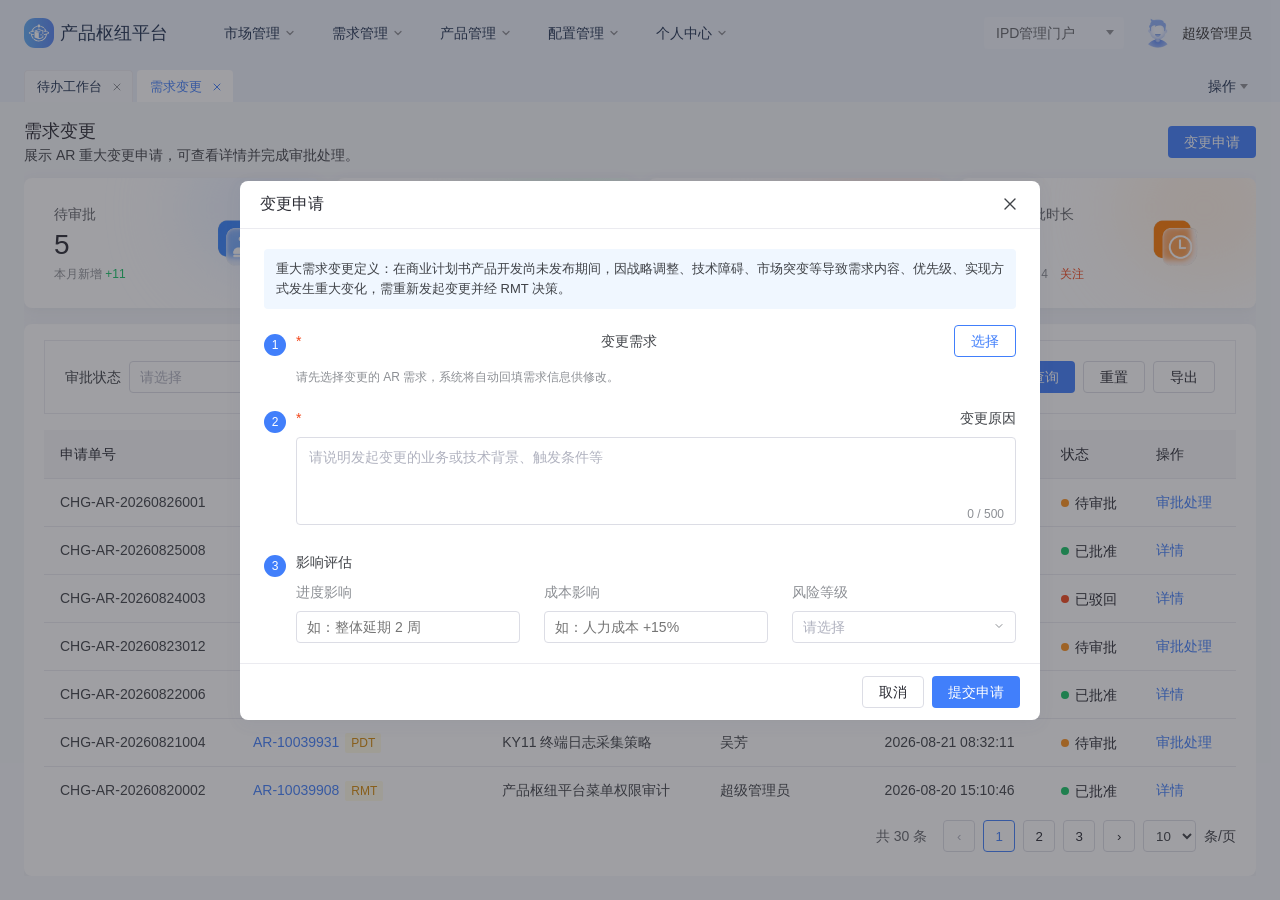
<file: pages/08-变更申请弹窗/index.html>
<!DOCTYPE html>
<html lang="zh-CN">
<head>
  <meta charset="UTF-8">
  <meta name="viewport" content="width=device-width, initial-scale=1">
  <title>产品枢纽平台 · 变更申请</title>
  <link rel="stylesheet" href="../../css/app.css">
</head>
<body data-standalone="chgApply">
  <header class="header" id="header">
    <div class="header-inner">
      <a class="logo" id="logoHome" href="#/me/todo" title="产品枢纽平台">
        <img src="../../img/logo-nav.svg" width="144" height="30" alt="产品枢纽平台">
      </a>

      <nav class="nav" id="nav">
        <button class="nav-item is-current" data-key="market">市场管理<svg class="nav-arrow" viewBox="0 0 12 12" fill="none"><path d="M3 4.5L6 7.5L9 4.5" stroke="currentColor" stroke-width="1.3" stroke-linecap="round" stroke-linejoin="round"/></svg></button>
        <button class="nav-item" data-key="req">需求管理<svg class="nav-arrow" viewBox="0 0 12 12" fill="none"><path d="M3 4.5L6 7.5L9 4.5" stroke="currentColor" stroke-width="1.3" stroke-linecap="round" stroke-linejoin="round"/></svg></button>
        <button class="nav-item" data-key="product">产品管理<svg class="nav-arrow" viewBox="0 0 12 12" fill="none"><path d="M3 4.5L6 7.5L9 4.5" stroke="currentColor" stroke-width="1.3" stroke-linecap="round" stroke-linejoin="round"/></svg></button>
        <button class="nav-item" data-key="config">配置管理<svg class="nav-arrow" viewBox="0 0 12 12" fill="none"><path d="M3 4.5L6 7.5L9 4.5" stroke="currentColor" stroke-width="1.3" stroke-linecap="round" stroke-linejoin="round"/></svg></button>
        <button class="nav-item" data-key="me">个人中心<svg class="nav-arrow" viewBox="0 0 12 12" fill="none"><path d="M3 4.5L6 7.5L9 4.5" stroke="currentColor" stroke-width="1.3" stroke-linecap="round" stroke-linejoin="round"/></svg></button>
      </nav>

      <div class="header-right">
        <div class="portal-switch" id="portalSwitch">
          <span class="portal-label">IPD管理门户</span>
          <span class="caret" aria-hidden="true"></span>
          <div class="portal-menu">
            <button type="button" data-portal="ops">产品运营门户</button>
            <button type="button" data-portal="ipd" class="is-active">IPD管理门户</button>
          </div>
        </div>

        <div class="user-entry" id="userEntry">
          <img src="../../img/avatar-admin-right.svg" width="32" height="32" alt="超级管理员">
          <span class="uname">超级管理员</span>
          <div class="user-menu">
            <button id="goTodo">待办工作台</button>
            <button type="button" onclick="goPath('#/me/notices')">公告消息</button>
          </div>
        </div>
      </div>
    </div>

    <div class="mega-mask" id="megaMask"></div>
    <div class="mega" id="mega">
      <div class="mega-inner">
        <aside class="mega-l1">
          <button type="button" class="mega-l1-name" id="megaL1Btn">
            <span id="megaL1Title">市场管理</span>
          </button>
        </aside>
        <div class="mega-right">
          <div class="mega-cols" id="megaBody"></div>
          <button class="mega-close" id="megaClose" aria-label="关闭">
            <svg width="20" height="20" viewBox="0 0 20 20" fill="none">
              <path d="M5 5l10 10M15 5L5 15" stroke="currentColor" stroke-width="1.4" stroke-linecap="round"/>
            </svg>
          </button>
        </div>
      </div>
    </div>
  </header>

  <div class="tags-bar">
    <div class="tags-list" id="tagsList"></div>
    <div class="tags-more" id="tagsMore">
      <button type="button" class="tags-more-btn" id="tagsMoreBtn">
        操作
        <span class="caret" aria-hidden="true"></span>
      </button>
      <div class="tags-more-menu">
        <button type="button" data-close-act="others">关闭其它</button>
        <button type="button" data-close-act="all">关闭全部</button>
        <button type="button" data-close-act="fullscreen">全屏</button>
      </div>
    </div>
  </div>

  <main class="main">
<!-- 需求变更 -->
    <section id="pageReqChange" class="hidden">
      <div class="page-head an-head">
        <div>
          <h1 class="an-title">需求变更</h1>
          <p class="an-desc">展示 AR 重大变更申请，可查看详情并完成审批处理。</p>
        </div>
        <button type="button" class="btn btn-primary" id="chApply">变更申请</button>
      </div>
      <div class="stat-mods n4">
        <article class="stat-mod">
          <div class="stat-mod-txt">
            <div class="stat-mod-label">待审批</div>
            <div class="stat-mod-num">5</div>
            <div class="stat-mod-sub">本月新增 <em class="is-up">+11</em></div>
          </div>
          <span class="stat-mod-ico t-blue"><img src="../../img/bare/ch-kpi-stamp.png" alt=""></span>
        </article>
        <article class="stat-mod">
          <div class="stat-mod-txt">
            <div class="stat-mod-label">已批准</div>
            <div class="stat-mod-num">23</div>
            <div class="stat-mod-sub">本月新增 +9　<span class="ok">通过率 92.00%</span></div>
          </div>
          <span class="stat-mod-ico t-green"><img src="../../img/bare/q-check.png" alt=""></span>
        </article>
        <article class="stat-mod">
          <div class="stat-mod-txt">
            <div class="stat-mod-label">已驳回</div>
            <div class="stat-mod-num">2</div>
            <div class="stat-mod-sub">本月新增 +1　<span class="err">驳回率 8.00%</span></div>
          </div>
          <span class="stat-mod-ico t-red"><img src="../../img/bare/q-close.png" alt=""></span>
        </article>
        <article class="stat-mod">
          <div class="stat-mod-txt">
            <div class="stat-mod-label">平均审批时长</div>
            <div class="stat-mod-num">3天</div>
            <div class="stat-mod-sub">超时预警 4　<span class="err">关注</span></div>
          </div>
          <span class="stat-mod-ico t-orange"><img src="../../img/bare/ar-kpi-clock.png" alt=""></span>
        </article>
      </div>
      <div class="panel">
        <div class="filter-row filter-box">
          <div class="filter-fields">
            <div class="filter-item">
              <label>审批状态</label>
              <div class="select-like" id="chSt">
                <span id="chStLabel">请选择</span>
                <span class="caret"><svg width="12" height="12" viewBox="0 0 12 12" fill="none"><path d="M3 4.5L6 7.5L9 4.5" stroke="currentColor" stroke-linecap="round"/></svg></span>
                <div class="select-pop"><button data-val="">全部</button><button data-val="待审批">待审批</button><button data-val="已批准">已批准</button><button data-val="已驳回">已驳回</button></div>
              </div>
            </div>
            <div class="filter-item">
              <label>申请时间</label>
              <div class="date-pair">
                <button type="button" class="cal-input" id="chStart" data-cal="single" data-ph="开始日期"><span class="cal-val is-ph">开始日期</span><svg width="14" height="14" viewBox="0 0 14 14" fill="none"><rect x="2" y="3" width="10" height="9" rx="1" stroke="currentColor"/><path d="M2 6h10M5 1.5v2.5M9 1.5v2.5" stroke="currentColor" stroke-linecap="round"/></svg></button>
                <button type="button" class="cal-input" id="chEnd" data-cal="single" data-ph="结束日期"><span class="cal-val is-ph">结束日期</span><svg width="14" height="14" viewBox="0 0 14 14" fill="none"><rect x="2" y="3" width="10" height="9" rx="1" stroke="currentColor"/><path d="M2 6h10M5 1.5v2.5M9 1.5v2.5" stroke="currentColor" stroke-linecap="round"/></svg></button>
              </div>
            </div>
            <div class="search-wrap">
              <input id="chKw" type="text" placeholder="搜索关键字">
              <span class="si"><svg width="16" height="16" viewBox="0 0 16 16" fill="none"><circle cx="7" cy="7" r="5" stroke="currentColor" stroke-width="1.4"/><path d="M11 11l3 3" stroke="currentColor" stroke-width="1.4" stroke-linecap="round"/></svg></span>
            </div>
          </div>
          <div class="filter-actions">
            <button class="btn btn-primary" id="chSearch">查询</button>
            <button class="btn btn-ghost" id="chReset">重置</button>
            <button class="btn btn-ghost" id="chExport">导出</button>
          </div>
        </div>
        <div class="table-wrap">
          <table class="table an-table">
            <thead>
              <tr>
                <th>申请单号</th>
                <th>关联 AR</th>
                <th>AR 需求名称</th>
                <th>申请人</th>
                <th>申请时间</th>
                <th>状态</th>
                <th>操作</th>
              </tr>
            </thead>
            <tbody id="chTbody"></tbody>
          </table>
        </div>
        <div class="pager" id="chPager"></div>
      </div>
    </section>
  </main>

  <div class="dlg hidden" id="chgApplyDlg">
    <div class="dlg-mask" id="chgApplyMask"></div>
    <div class="dlg-card is-lg" role="dialog" aria-modal="true" aria-labelledby="chgApplyTitle">
      <div class="dlg-hd">
        <h3 id="chgApplyTitle">变更申请</h3>
        <button type="button" class="dlg-x" id="chgApplyClose" aria-label="关闭">
          <svg width="20" height="20" viewBox="0 0 20 20" fill="none"><path d="M5 5l10 10M15 5L5 15" stroke="currentColor" stroke-width="1.4" stroke-linecap="round"/></svg>
        </button>
      </div>
      <div class="dlg-bd">
        <div class="dlg-banner">重大需求变更定义：在商业计划书产品开发尚未发布期间，因战略调整、技术障碍、市场突变等导致需求内容、优先级、实现方式发生重大变化，需重新发起变更并经 RMT 决策。</div>
        <div class="chg-sec">
          <span class="chg-n">1</span>
          <div class="dlg-label"><i class="req-star">*</i>变更需求<button type="button" class="btn btn-ghost is-brand" id="chgPickAr">选择</button></div>
          <div class="chg-sec-bd">
            <span class="dlg-hint" id="chgPickHint">请先选择变更的 AR 需求，系统将自动回填需求信息供修改。</span>
            <div class="chg-picked hidden" id="chgPicked">
              <a class="an-code" href="javascript:;" id="chgPickCode"></a>
              <span id="chgPickName"></span>
            </div>
          </div>
        </div>
        <div class="chg-sec">
          <span class="chg-n">2</span>
          <div class="dlg-label"><i class="req-star">*</i>变更原因</div>
          <div class="chg-sec-bd">
            <div class="dlg-area">
              <textarea id="chgReason" maxlength="500" placeholder="请说明发起变更的业务或技术背景、触发条件等"></textarea>
              <span class="dlg-count">0 / 500</span>
            </div>
          </div>
        </div>
        <div class="chg-sec">
          <span class="chg-n">3</span>
          <div class="dlg-label">影响评估</div>
          <div class="chg-sec-bd">
            <div class="fm-grid n3">
              <div class="fm-item"><label class="fm-lab">进度影响</label><input class="ctrl" id="chgImpactTime" placeholder="如：整体延期 2 周"></div>
              <div class="fm-item"><label class="fm-lab">成本影响</label><input class="ctrl" id="chgImpactCost" placeholder="如：人力成本 +15%"></div>
              <div class="fm-item"><label class="fm-lab">风险等级</label>
                <div class="select-like" id="chgRisk"><span id="chgRiskLabel">请选择</span><span class="caret"><svg width="12" height="12" viewBox="0 0 12 12" fill="none"><path d="M3 4.5L6 7.5L9 4.5" stroke="currentColor" stroke-linecap="round"/></svg></span>
                  <div class="select-pop"><button data-val="">请选择</button><button data-val="低">低</button><button data-val="中">中</button><button data-val="高">高</button></div>
                </div>
              </div>
            </div>
          </div>
        </div>
      </div>
      <div class="dlg-ft">
        <button type="button" class="btn btn-ghost" id="chgApplyCancel">取消</button>
        <button type="button" class="btn btn-primary" id="chgApplyOk">提交申请</button>
      </div>
    </div>
  </div>

  <div class="dlg hidden" id="chgPickDlg">
    <div class="dlg-mask" id="chgPickMask"></div>
    <div class="dlg-card is-lg" role="dialog" aria-modal="true" aria-labelledby="chgPickTitle">
      <div class="dlg-hd">
        <h3 id="chgPickTitle">变更需求列表</h3>
        <button type="button" class="dlg-x" id="chgPickClose" aria-label="关闭">
          <svg width="20" height="20" viewBox="0 0 20 20" fill="none"><path d="M5 5l10 10M15 5L5 15" stroke="currentColor" stroke-width="1.4" stroke-linecap="round"/></svg>
        </button>
      </div>
      <div class="dlg-bd">
        <div class="chg-pick-bar">
          <div class="search-wrap">
            <input id="chgPickKw" type="text" placeholder="搜索 AR 编码、名称...">
            <span class="si"><svg width="16" height="16" viewBox="0 0 16 16" fill="none"><circle cx="7" cy="7" r="5" stroke="currentColor" stroke-width="1.4"/><path d="M11 11l3 3" stroke="currentColor" stroke-width="1.4" stroke-linecap="round"/></svg></span>
          </div>
          <div class="select-like" id="chgPickCat">
            <span id="chgPickCatLabel">请选择需求类别</span>
            <span class="caret"><svg width="12" height="12" viewBox="0 0 12 12" fill="none"><path d="M3 4.5L6 7.5L9 4.5" stroke="currentColor" stroke-linecap="round"/></svg></span>
            <div class="select-pop">
              <button data-val="">全部</button>
              <button data-val="功能需求">功能需求</button>
              <button data-val="非功能需求">非功能需求</button>
            </div>
          </div>
          <button type="button" class="link" id="chgPickReset">重置条件</button>
        </div>
        <div class="table-wrap chg-pick-wrap">
          <table class="table an-table chg-pick-table">
            <thead>
              <tr>
                <th>选择</th>
                <th>AR 编码</th>
                <th>AR 需求名称</th>
                <th>产品名称</th>
                <th>需求类别</th>
                <th>来源团队</th>
                <th>紧急程度</th>
                <th>状态</th>
                <th>提出时间</th>
              </tr>
            </thead>
            <tbody id="chgPickTbody"></tbody>
          </table>
        </div>
        <div class="pager" id="chgPickPager"></div>
      </div>
      <div class="dlg-ft">
        <button type="button" class="btn btn-ghost" id="chgPickCancel">取消</button>
        <button type="button" class="btn btn-primary" id="chgPickOk">确定</button>
      </div>
    </div>
  </div>

<div class="dlg hidden" id="chgDetailDlg">
    <div class="dlg-mask" id="chgDetailMask"></div>
    <div class="dlg-card is-lg" role="dialog" aria-modal="true" aria-labelledby="chgDetailTitle">
      <div class="dlg-hd">
        <h3 id="chgDetailTitle">变更申请详情 <span class="dlg-id">CHG-AR-2000001006-2026082616167</span></h3>
        <button type="button" class="dlg-x" id="chgDetailClose" aria-label="关闭">
          <svg width="20" height="20" viewBox="0 0 20 20" fill="none"><path d="M5 5l10 10M15 5L5 15" stroke="currentColor" stroke-width="1.4" stroke-linecap="round"/></svg>
        </button>
      </div>
      <div class="dlg-bd">
        <div class="dlg-banner">重大需求变更完成后，如需重新评估分配结论，可 <a class="link" href="javascript:;">重新发起 RMT 决策</a>。</div>
        <h4 class="fm-hd"><span class="wb-hd-ico" aria-hidden="true"><img src="../../img/detail/file.svg" alt=""></span>AR 需求基本信息</h4>
        <div class="fm-grid">
          <div class="fm-item"><label class="fm-lab">AR 需求编码</label><div class="fm-ro is-code">AR-1780-202608269705</div></div>
          <div class="fm-item"><label class="fm-lab">需求名称</label><div class="fm-ro">新通话0825-002（变更3）</div></div>
          <div class="fm-item"><label class="fm-lab">所属产品</label><div class="fm-ro">新通话</div></div>
          <div class="fm-item"><label class="fm-lab">子产品</label><div class="fm-ro">-</div></div>
          <div class="fm-item"><label class="fm-lab">涉及产品版本</label><div class="fm-ro">V3.45</div></div>
          <div class="fm-item"><label class="fm-lab">需求类别</label><div class="fm-ro">功能需求</div></div>
        </div>
        <h4 class="fm-hd"><span class="wb-hd-ico" aria-hidden="true"><img src="../../img/detail/report.svg" alt=""></span>需求内容详情</h4>
        <div class="fm-item is-full"><label class="fm-lab">需求描述</label><div class="fm-ro is-area">为新通话补充定时发送能力，支持按场景配置触达节奏。</div></div>
        <div class="fm-item is-full"><label class="fm-lab">技术实现方案</label><div class="fm-ro is-area">需对接消息中台定时任务，兼容现网模板。</div></div>
        <div class="fm-item is-full"><label class="fm-lab">成本与测试建议</label><div class="fm-ro is-area">建议同步回归现网触达模板与计费对账用例。</div></div>
        <h4 class="fm-hd"><span class="wb-hd-ico" aria-hidden="true"><img src="../../img/detail/plan.svg" alt=""></span>价值与优先级</h4>
        <div class="fm-grid n3">
          <div class="fm-item"><label class="fm-lab">商业优先级</label><div class="fm-ro">中</div></div>
          <div class="fm-item"><label class="fm-lab">技术实现优先级</label><div class="fm-ro">中</div></div>
          <div class="fm-item"><label class="fm-lab">质量优先级</label><div class="fm-ro">中</div></div>
          <div class="fm-item"><label class="fm-lab">预计收入（万元）</label><div class="fm-ro">30</div></div>
          <div class="fm-item"><label class="fm-lab">影响客户数</label><div class="fm-ro">30</div></div>
          <div class="fm-item"><label class="fm-lab">预估开发周期</label><div class="fm-ro">3 周</div></div>
        </div>
        <h4 class="fm-hd"><span class="wb-hd-ico" aria-hidden="true"><img src="../../img/detail/progress.svg" alt=""></span>研发计划</h4>
        <div class="fm-grid">
          <div class="fm-item"><label class="fm-lab">计划完成时间</label><div class="fm-ro">2026-08-31</div></div>
          <div class="fm-item"><label class="fm-lab">计划上线时间</label><div class="fm-ro">2026-08-31</div></div>
          <div class="fm-item"><label class="fm-lab">软件开发周期</label><div class="fm-ro">5</div></div>
          <div class="fm-item"><label class="fm-lab">开发工作量（人天）</label><div class="fm-ro">300</div></div>
        </div>
        <h4 class="fm-hd"><span class="wb-hd-ico" aria-hidden="true"><img src="../../img/detail/demand-source.svg" alt=""></span>变更原因</h4>
        <div class="fm-ro">业务侧调整上线窗口，需同步修改里程碑与资源投入。</div>
        <h4 class="fm-hd"><span class="wb-hd-ico" aria-hidden="true"><img src="../../img/detail/note.svg" alt=""></span>影响评估</h4>
        <div class="fm-grid n3">
          <div class="fm-item"><label class="fm-lab">进度影响</label><div class="fm-ro">延期 2 周</div></div>
          <div class="fm-item"><label class="fm-lab">成本影响</label><div class="fm-ro">人力 +15%</div></div>
          <div class="fm-item"><label class="fm-lab">风险等级</label><div class="fm-ro">中</div></div>
        </div>
        <h4 class="fm-hd"><span class="wb-hd-ico" aria-hidden="true"><img src="../../img/detail/operation-log.svg" alt=""></span>审批记录</h4>
        <div class="chg-rec">
          <span class="linetag t-ok">已通过</span>
          <p>审批人：平台运营测试员2号　审批时间：2026-08-25 16:40:09</p>
          <p>审批意见：同意按调整后的里程碑推进，请同步更新商业计划书对应章节。</p>
          <p>审批附件：无附件</p>
        </div>
      </div>
      <div class="dlg-ft">
        <button type="button" class="btn btn-ghost" id="chgDetailOk">关闭</button>
      </div>
    </div>
  </div>

<div class="dlg hidden" id="chgApprDlg">
    <div class="dlg-mask" id="chgApprMask"></div>
    <div class="dlg-card is-lg" role="dialog" aria-modal="true" aria-labelledby="chgApprTitle">
      <div class="dlg-hd">
        <h3 id="chgApprTitle">审批处理 <span class="dlg-id">CHG-AR-2000001006-2026082616167</span></h3>
        <button type="button" class="dlg-x" id="chgApprClose" aria-label="关闭">
          <svg width="20" height="20" viewBox="0 0 20 20" fill="none"><path d="M5 5l10 10M15 5L5 15" stroke="currentColor" stroke-width="1.4" stroke-linecap="round"/></svg>
        </button>
      </div>
      <div class="dlg-bd">
        <div class="dlg-banner">请核对变更范围与影响评估后给出审批意见。通过或驳回均不可撤回。</div>
        <h4 class="fm-hd"><span class="wb-hd-ico" aria-hidden="true"><img src="../../img/detail/file.svg" alt=""></span>AR 需求基本信息</h4>
        <div class="fm-grid">
          <div class="fm-item"><label class="fm-lab">AR 需求编码</label><div class="fm-ro is-code">AR-1780-202608269705</div></div>
          <div class="fm-item"><label class="fm-lab">需求名称</label><div class="fm-ro">新通话0825-002（变更3）</div></div>
          <div class="fm-item"><label class="fm-lab">所属产品</label><div class="fm-ro">新通话</div></div>
          <div class="fm-item"><label class="fm-lab">需求类别</label><div class="fm-ro">功能需求</div></div>
        </div>
        <h4 class="fm-hd"><span class="wb-hd-ico" aria-hidden="true"><img src="../../img/detail/report.svg" alt=""></span>需求内容详情</h4>
        <div class="fm-item is-full"><label class="fm-lab">需求描述</label><div class="fm-ro is-area">为新通话补充定时发送能力，支持按场景配置触达节奏。</div></div>
        <h4 class="fm-hd"><span class="wb-hd-ico" aria-hidden="true"><img src="../../img/detail/demand-source.svg" alt=""></span>变更原因</h4>
        <div class="fm-ro">业务侧调整上线窗口，需同步修改里程碑与资源投入。</div>
        <h4 class="fm-hd"><span class="wb-hd-ico" aria-hidden="true"><img src="../../img/detail/note.svg" alt=""></span>影响评估</h4>
        <div class="fm-grid n3">
          <div class="fm-item"><label class="fm-lab">进度影响</label><div class="fm-ro">延期 2 周</div></div>
          <div class="fm-item"><label class="fm-lab">成本影响</label><div class="fm-ro">人力 +15%</div></div>
          <div class="fm-item"><label class="fm-lab">风险等级</label><div class="fm-ro">中</div></div>
        </div>
        <h4 class="fm-hd"><i class="req-star">*</i>审批意见</h4>
        <div class="dlg-area">
          <textarea id="chgApprNote" maxlength="500" placeholder="请填写审批意见"></textarea>
          <span class="dlg-count">0 / 500</span>
        </div>
        <h4 class="fm-hd"><span class="wb-hd-ico" aria-hidden="true"><img src="../../img/detail/attachment.svg" alt=""></span>上传审批附件</h4>
        <div class="up-zone">
          <img src="../../img/file-resource.svg" alt="">
          <p>拖拽文件至此，或 <a class="link" href="javascript:;">点击上传</a></p>
          <span>支持 PDF、Word、Excel、PNG、JPG，单个文件不超过 20MB</span>
        </div>
      </div>
      <div class="dlg-ft is-split">
        <button type="button" class="btn btn-ghost" id="chgApprCancel">取消</button>
        <div>
          <button type="button" class="btn btn-ghost btn-reject" id="chgApprReject">驳回</button>
          <button type="button" class="btn btn-primary" id="chgApprPass">通过</button>
        </div>
      </div>
    </div>
  </div>

  <div class="dlg hidden" id="confirmDlg">
    <div class="dlg-mask" id="confirmMask"></div>
    <div class="dlg-card confirm-card" role="dialog" aria-modal="true" aria-labelledby="confirmTitle">
      <button type="button" class="dlg-x" id="confirmClose" aria-label="关闭">
        <svg width="20" height="20" viewBox="0 0 20 20" fill="none"><path d="M5 5l10 10M15 5L5 15" stroke="currentColor" stroke-width="1.4" stroke-linecap="round"/></svg>
      </button>
      <div class="confirm-hd">
        <span class="confirm-ico" aria-hidden="true">
          <svg width="24" height="24" viewBox="0 0 24 24" fill="none"><circle cx="12" cy="12" r="12" fill="#FFC53D"/><path d="M12 7v6.2" stroke="#fff" stroke-width="1.8" stroke-linecap="round"/><circle cx="12" cy="16.6" r="1.15" fill="#fff"/></svg>
        </span>
        <h3 id="confirmTitle">确定要删除吗？</h3>
      </div>
      <p class="confirm-desc" id="confirmDesc"></p>
      <div class="dlg-ft">
        <button type="button" class="btn btn-ghost" id="confirmCancel">取消</button>
        <button type="button" class="btn btn-primary" id="confirmOk">确定</button>
      </div>
    </div>
  </div>

  <div class="cal-pop hidden" id="calPop"></div>

  <div class="toast" id="toast">
    <span class="toast-ico is-ok" aria-hidden="true">
      <img src="../../img/toast-success.svg" width="28" height="28" alt="">
    </span>
    <span class="toast-ico is-fail" aria-hidden="true">
      <img src="../../img/toast-error.svg" width="28" height="28" alt="">
    </span>
    <span class="toast-txt"></span>
  </div>

  <script src="../../js/app.js"></script>
</body>
</html>
</file>
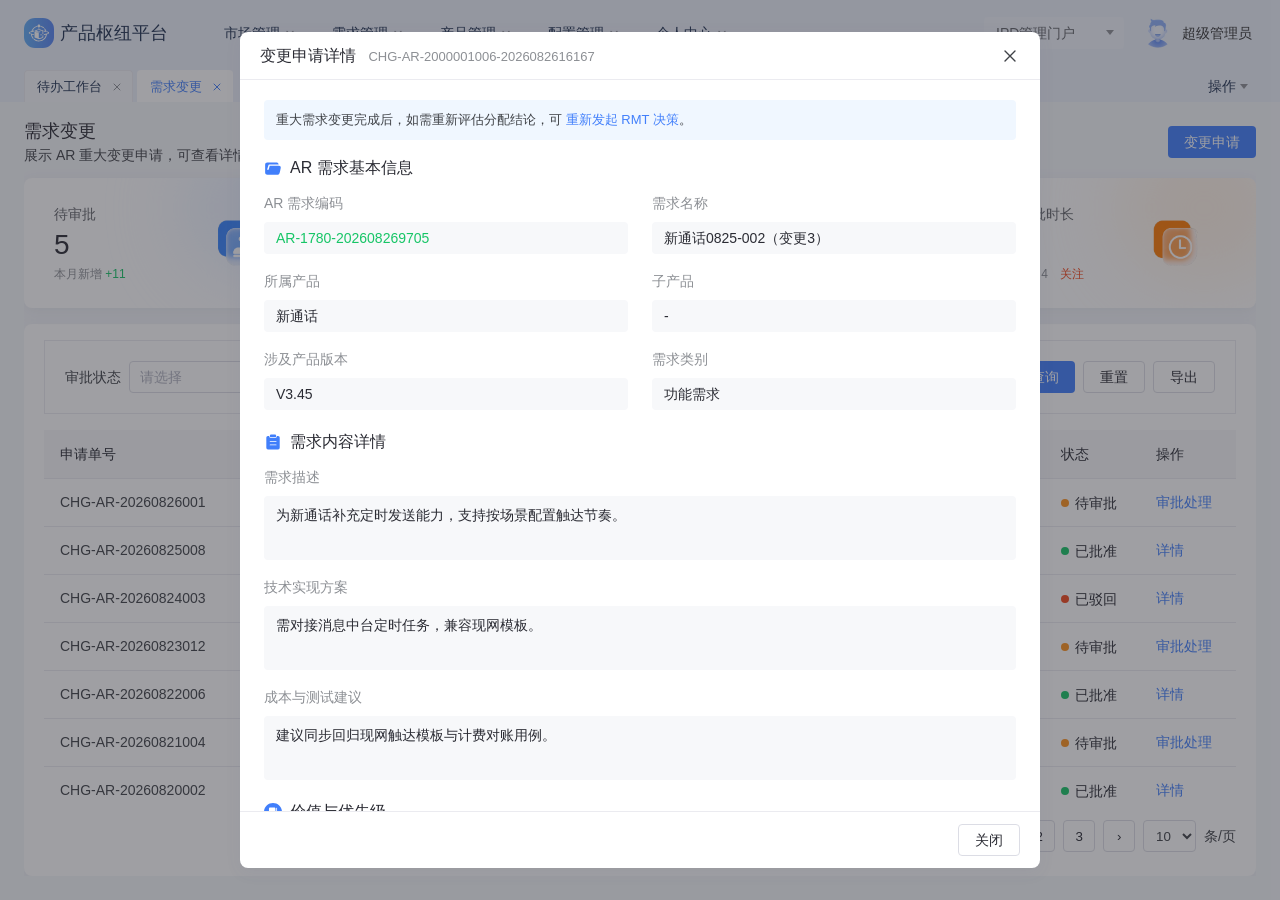
<file: pages/09-变更详情弹窗/index.html>
<!DOCTYPE html>
<html lang="zh-CN">
<head>
  <meta charset="UTF-8">
  <meta name="viewport" content="width=device-width, initial-scale=1">
  <title>产品枢纽平台 · 变更申请详情</title>
  <link rel="stylesheet" href="../../css/app.css">
</head>
<body data-standalone="chgDetail">
  <header class="header" id="header">
    <div class="header-inner">
      <a class="logo" id="logoHome" href="#/me/todo" title="产品枢纽平台">
        <img src="../../img/logo-nav.svg" width="144" height="30" alt="产品枢纽平台">
      </a>

      <nav class="nav" id="nav">
        <button class="nav-item is-current" data-key="market">市场管理<svg class="nav-arrow" viewBox="0 0 12 12" fill="none"><path d="M3 4.5L6 7.5L9 4.5" stroke="currentColor" stroke-width="1.3" stroke-linecap="round" stroke-linejoin="round"/></svg></button>
        <button class="nav-item" data-key="req">需求管理<svg class="nav-arrow" viewBox="0 0 12 12" fill="none"><path d="M3 4.5L6 7.5L9 4.5" stroke="currentColor" stroke-width="1.3" stroke-linecap="round" stroke-linejoin="round"/></svg></button>
        <button class="nav-item" data-key="product">产品管理<svg class="nav-arrow" viewBox="0 0 12 12" fill="none"><path d="M3 4.5L6 7.5L9 4.5" stroke="currentColor" stroke-width="1.3" stroke-linecap="round" stroke-linejoin="round"/></svg></button>
        <button class="nav-item" data-key="config">配置管理<svg class="nav-arrow" viewBox="0 0 12 12" fill="none"><path d="M3 4.5L6 7.5L9 4.5" stroke="currentColor" stroke-width="1.3" stroke-linecap="round" stroke-linejoin="round"/></svg></button>
        <button class="nav-item" data-key="me">个人中心<svg class="nav-arrow" viewBox="0 0 12 12" fill="none"><path d="M3 4.5L6 7.5L9 4.5" stroke="currentColor" stroke-width="1.3" stroke-linecap="round" stroke-linejoin="round"/></svg></button>
      </nav>

      <div class="header-right">
        <div class="portal-switch" id="portalSwitch">
          <span class="portal-label">IPD管理门户</span>
          <span class="caret" aria-hidden="true"></span>
          <div class="portal-menu">
            <button type="button" data-portal="ops">产品运营门户</button>
            <button type="button" data-portal="ipd" class="is-active">IPD管理门户</button>
          </div>
        </div>

        <div class="user-entry" id="userEntry">
          <img src="../../img/avatar-admin-right.svg" width="32" height="32" alt="超级管理员">
          <span class="uname">超级管理员</span>
          <div class="user-menu">
            <button id="goTodo">待办工作台</button>
            <button type="button" onclick="goPath('#/me/notices')">公告消息</button>
          </div>
        </div>
      </div>
    </div>

    <div class="mega-mask" id="megaMask"></div>
    <div class="mega" id="mega">
      <div class="mega-inner">
        <aside class="mega-l1">
          <button type="button" class="mega-l1-name" id="megaL1Btn">
            <span id="megaL1Title">市场管理</span>
          </button>
        </aside>
        <div class="mega-right">
          <div class="mega-cols" id="megaBody"></div>
          <button class="mega-close" id="megaClose" aria-label="关闭">
            <svg width="20" height="20" viewBox="0 0 20 20" fill="none">
              <path d="M5 5l10 10M15 5L5 15" stroke="currentColor" stroke-width="1.4" stroke-linecap="round"/>
            </svg>
          </button>
        </div>
      </div>
    </div>
  </header>

  <div class="tags-bar">
    <div class="tags-list" id="tagsList"></div>
    <div class="tags-more" id="tagsMore">
      <button type="button" class="tags-more-btn" id="tagsMoreBtn">
        操作
        <span class="caret" aria-hidden="true"></span>
      </button>
      <div class="tags-more-menu">
        <button type="button" data-close-act="others">关闭其它</button>
        <button type="button" data-close-act="all">关闭全部</button>
        <button type="button" data-close-act="fullscreen">全屏</button>
      </div>
    </div>
  </div>

  <main class="main">
<!-- 需求变更 -->
    <section id="pageReqChange" class="hidden">
      <div class="page-head an-head">
        <div>
          <h1 class="an-title">需求变更</h1>
          <p class="an-desc">展示 AR 重大变更申请，可查看详情并完成审批处理。</p>
        </div>
        <button type="button" class="btn btn-primary" id="chApply">变更申请</button>
      </div>
      <div class="stat-mods n4">
        <article class="stat-mod">
          <div class="stat-mod-txt">
            <div class="stat-mod-label">待审批</div>
            <div class="stat-mod-num">5</div>
            <div class="stat-mod-sub">本月新增 <em class="is-up">+11</em></div>
          </div>
          <span class="stat-mod-ico t-blue"><img src="../../img/bare/ch-kpi-stamp.png" alt=""></span>
        </article>
        <article class="stat-mod">
          <div class="stat-mod-txt">
            <div class="stat-mod-label">已批准</div>
            <div class="stat-mod-num">23</div>
            <div class="stat-mod-sub">本月新增 +9　<span class="ok">通过率 92.00%</span></div>
          </div>
          <span class="stat-mod-ico t-green"><img src="../../img/bare/q-check.png" alt=""></span>
        </article>
        <article class="stat-mod">
          <div class="stat-mod-txt">
            <div class="stat-mod-label">已驳回</div>
            <div class="stat-mod-num">2</div>
            <div class="stat-mod-sub">本月新增 +1　<span class="err">驳回率 8.00%</span></div>
          </div>
          <span class="stat-mod-ico t-red"><img src="../../img/bare/q-close.png" alt=""></span>
        </article>
        <article class="stat-mod">
          <div class="stat-mod-txt">
            <div class="stat-mod-label">平均审批时长</div>
            <div class="stat-mod-num">3天</div>
            <div class="stat-mod-sub">超时预警 4　<span class="err">关注</span></div>
          </div>
          <span class="stat-mod-ico t-orange"><img src="../../img/bare/ar-kpi-clock.png" alt=""></span>
        </article>
      </div>
      <div class="panel">
        <div class="filter-row filter-box">
          <div class="filter-fields">
            <div class="filter-item">
              <label>审批状态</label>
              <div class="select-like" id="chSt">
                <span id="chStLabel">请选择</span>
                <span class="caret"><svg width="12" height="12" viewBox="0 0 12 12" fill="none"><path d="M3 4.5L6 7.5L9 4.5" stroke="currentColor" stroke-linecap="round"/></svg></span>
                <div class="select-pop"><button data-val="">全部</button><button data-val="待审批">待审批</button><button data-val="已批准">已批准</button><button data-val="已驳回">已驳回</button></div>
              </div>
            </div>
            <div class="filter-item">
              <label>申请时间</label>
              <div class="date-pair">
                <button type="button" class="cal-input" id="chStart" data-cal="single" data-ph="开始日期"><span class="cal-val is-ph">开始日期</span><svg width="14" height="14" viewBox="0 0 14 14" fill="none"><rect x="2" y="3" width="10" height="9" rx="1" stroke="currentColor"/><path d="M2 6h10M5 1.5v2.5M9 1.5v2.5" stroke="currentColor" stroke-linecap="round"/></svg></button>
                <button type="button" class="cal-input" id="chEnd" data-cal="single" data-ph="结束日期"><span class="cal-val is-ph">结束日期</span><svg width="14" height="14" viewBox="0 0 14 14" fill="none"><rect x="2" y="3" width="10" height="9" rx="1" stroke="currentColor"/><path d="M2 6h10M5 1.5v2.5M9 1.5v2.5" stroke="currentColor" stroke-linecap="round"/></svg></button>
              </div>
            </div>
            <div class="search-wrap">
              <input id="chKw" type="text" placeholder="搜索关键字">
              <span class="si"><svg width="16" height="16" viewBox="0 0 16 16" fill="none"><circle cx="7" cy="7" r="5" stroke="currentColor" stroke-width="1.4"/><path d="M11 11l3 3" stroke="currentColor" stroke-width="1.4" stroke-linecap="round"/></svg></span>
            </div>
          </div>
          <div class="filter-actions">
            <button class="btn btn-primary" id="chSearch">查询</button>
            <button class="btn btn-ghost" id="chReset">重置</button>
            <button class="btn btn-ghost" id="chExport">导出</button>
          </div>
        </div>
        <div class="table-wrap">
          <table class="table an-table">
            <thead>
              <tr>
                <th>申请单号</th>
                <th>关联 AR</th>
                <th>AR 需求名称</th>
                <th>申请人</th>
                <th>申请时间</th>
                <th>状态</th>
                <th>操作</th>
              </tr>
            </thead>
            <tbody id="chTbody"></tbody>
          </table>
        </div>
        <div class="pager" id="chPager"></div>
      </div>
    </section>
  </main>

  <div class="dlg hidden" id="chgApplyDlg">
    <div class="dlg-mask" id="chgApplyMask"></div>
    <div class="dlg-card is-lg" role="dialog" aria-modal="true" aria-labelledby="chgApplyTitle">
      <div class="dlg-hd">
        <h3 id="chgApplyTitle">变更申请</h3>
        <button type="button" class="dlg-x" id="chgApplyClose" aria-label="关闭">
          <svg width="20" height="20" viewBox="0 0 20 20" fill="none"><path d="M5 5l10 10M15 5L5 15" stroke="currentColor" stroke-width="1.4" stroke-linecap="round"/></svg>
        </button>
      </div>
      <div class="dlg-bd">
        <div class="dlg-banner">重大需求变更定义：在商业计划书产品开发尚未发布期间，因战略调整、技术障碍、市场突变等导致需求内容、优先级、实现方式发生重大变化，需重新发起变更并经 RMT 决策。</div>
        <div class="chg-sec">
          <span class="chg-n">1</span>
          <div class="dlg-label"><i class="req-star">*</i>变更需求<button type="button" class="btn btn-ghost is-brand" id="chgPickAr">选择</button></div>
          <div class="chg-sec-bd">
            <span class="dlg-hint" id="chgPickHint">请先选择变更的 AR 需求，系统将自动回填需求信息供修改。</span>
            <div class="chg-picked hidden" id="chgPicked">
              <a class="an-code" href="javascript:;" id="chgPickCode"></a>
              <span id="chgPickName"></span>
            </div>
          </div>
        </div>
        <div class="chg-sec">
          <span class="chg-n">2</span>
          <div class="dlg-label"><i class="req-star">*</i>变更原因</div>
          <div class="chg-sec-bd">
            <div class="dlg-area">
              <textarea id="chgReason" maxlength="500" placeholder="请说明发起变更的业务或技术背景、触发条件等"></textarea>
              <span class="dlg-count">0 / 500</span>
            </div>
          </div>
        </div>
        <div class="chg-sec">
          <span class="chg-n">3</span>
          <div class="dlg-label">影响评估</div>
          <div class="chg-sec-bd">
            <div class="fm-grid n3">
              <div class="fm-item"><label class="fm-lab">进度影响</label><input class="ctrl" id="chgImpactTime" placeholder="如：整体延期 2 周"></div>
              <div class="fm-item"><label class="fm-lab">成本影响</label><input class="ctrl" id="chgImpactCost" placeholder="如：人力成本 +15%"></div>
              <div class="fm-item"><label class="fm-lab">风险等级</label>
                <div class="select-like" id="chgRisk"><span id="chgRiskLabel">请选择</span><span class="caret"><svg width="12" height="12" viewBox="0 0 12 12" fill="none"><path d="M3 4.5L6 7.5L9 4.5" stroke="currentColor" stroke-linecap="round"/></svg></span>
                  <div class="select-pop"><button data-val="">请选择</button><button data-val="低">低</button><button data-val="中">中</button><button data-val="高">高</button></div>
                </div>
              </div>
            </div>
          </div>
        </div>
      </div>
      <div class="dlg-ft">
        <button type="button" class="btn btn-ghost" id="chgApplyCancel">取消</button>
        <button type="button" class="btn btn-primary" id="chgApplyOk">提交申请</button>
      </div>
    </div>
  </div>

  <div class="dlg hidden" id="chgPickDlg">
    <div class="dlg-mask" id="chgPickMask"></div>
    <div class="dlg-card is-lg" role="dialog" aria-modal="true" aria-labelledby="chgPickTitle">
      <div class="dlg-hd">
        <h3 id="chgPickTitle">变更需求列表</h3>
        <button type="button" class="dlg-x" id="chgPickClose" aria-label="关闭">
          <svg width="20" height="20" viewBox="0 0 20 20" fill="none"><path d="M5 5l10 10M15 5L5 15" stroke="currentColor" stroke-width="1.4" stroke-linecap="round"/></svg>
        </button>
      </div>
      <div class="dlg-bd">
        <div class="chg-pick-bar">
          <div class="search-wrap">
            <input id="chgPickKw" type="text" placeholder="搜索 AR 编码、名称...">
            <span class="si"><svg width="16" height="16" viewBox="0 0 16 16" fill="none"><circle cx="7" cy="7" r="5" stroke="currentColor" stroke-width="1.4"/><path d="M11 11l3 3" stroke="currentColor" stroke-width="1.4" stroke-linecap="round"/></svg></span>
          </div>
          <div class="select-like" id="chgPickCat">
            <span id="chgPickCatLabel">请选择需求类别</span>
            <span class="caret"><svg width="12" height="12" viewBox="0 0 12 12" fill="none"><path d="M3 4.5L6 7.5L9 4.5" stroke="currentColor" stroke-linecap="round"/></svg></span>
            <div class="select-pop">
              <button data-val="">全部</button>
              <button data-val="功能需求">功能需求</button>
              <button data-val="非功能需求">非功能需求</button>
            </div>
          </div>
          <button type="button" class="link" id="chgPickReset">重置条件</button>
        </div>
        <div class="table-wrap chg-pick-wrap">
          <table class="table an-table chg-pick-table">
            <thead>
              <tr>
                <th>选择</th>
                <th>AR 编码</th>
                <th>AR 需求名称</th>
                <th>产品名称</th>
                <th>需求类别</th>
                <th>来源团队</th>
                <th>紧急程度</th>
                <th>状态</th>
                <th>提出时间</th>
              </tr>
            </thead>
            <tbody id="chgPickTbody"></tbody>
          </table>
        </div>
        <div class="pager" id="chgPickPager"></div>
      </div>
      <div class="dlg-ft">
        <button type="button" class="btn btn-ghost" id="chgPickCancel">取消</button>
        <button type="button" class="btn btn-primary" id="chgPickOk">确定</button>
      </div>
    </div>
  </div>

<div class="dlg hidden" id="chgDetailDlg">
    <div class="dlg-mask" id="chgDetailMask"></div>
    <div class="dlg-card is-lg" role="dialog" aria-modal="true" aria-labelledby="chgDetailTitle">
      <div class="dlg-hd">
        <h3 id="chgDetailTitle">变更申请详情 <span class="dlg-id">CHG-AR-2000001006-2026082616167</span></h3>
        <button type="button" class="dlg-x" id="chgDetailClose" aria-label="关闭">
          <svg width="20" height="20" viewBox="0 0 20 20" fill="none"><path d="M5 5l10 10M15 5L5 15" stroke="currentColor" stroke-width="1.4" stroke-linecap="round"/></svg>
        </button>
      </div>
      <div class="dlg-bd">
        <div class="dlg-banner">重大需求变更完成后，如需重新评估分配结论，可 <a class="link" href="javascript:;">重新发起 RMT 决策</a>。</div>
        <h4 class="fm-hd"><span class="wb-hd-ico" aria-hidden="true"><img src="../../img/detail/file.svg" alt=""></span>AR 需求基本信息</h4>
        <div class="fm-grid">
          <div class="fm-item"><label class="fm-lab">AR 需求编码</label><div class="fm-ro is-code">AR-1780-202608269705</div></div>
          <div class="fm-item"><label class="fm-lab">需求名称</label><div class="fm-ro">新通话0825-002（变更3）</div></div>
          <div class="fm-item"><label class="fm-lab">所属产品</label><div class="fm-ro">新通话</div></div>
          <div class="fm-item"><label class="fm-lab">子产品</label><div class="fm-ro">-</div></div>
          <div class="fm-item"><label class="fm-lab">涉及产品版本</label><div class="fm-ro">V3.45</div></div>
          <div class="fm-item"><label class="fm-lab">需求类别</label><div class="fm-ro">功能需求</div></div>
        </div>
        <h4 class="fm-hd"><span class="wb-hd-ico" aria-hidden="true"><img src="../../img/detail/report.svg" alt=""></span>需求内容详情</h4>
        <div class="fm-item is-full"><label class="fm-lab">需求描述</label><div class="fm-ro is-area">为新通话补充定时发送能力，支持按场景配置触达节奏。</div></div>
        <div class="fm-item is-full"><label class="fm-lab">技术实现方案</label><div class="fm-ro is-area">需对接消息中台定时任务，兼容现网模板。</div></div>
        <div class="fm-item is-full"><label class="fm-lab">成本与测试建议</label><div class="fm-ro is-area">建议同步回归现网触达模板与计费对账用例。</div></div>
        <h4 class="fm-hd"><span class="wb-hd-ico" aria-hidden="true"><img src="../../img/detail/plan.svg" alt=""></span>价值与优先级</h4>
        <div class="fm-grid n3">
          <div class="fm-item"><label class="fm-lab">商业优先级</label><div class="fm-ro">中</div></div>
          <div class="fm-item"><label class="fm-lab">技术实现优先级</label><div class="fm-ro">中</div></div>
          <div class="fm-item"><label class="fm-lab">质量优先级</label><div class="fm-ro">中</div></div>
          <div class="fm-item"><label class="fm-lab">预计收入（万元）</label><div class="fm-ro">30</div></div>
          <div class="fm-item"><label class="fm-lab">影响客户数</label><div class="fm-ro">30</div></div>
          <div class="fm-item"><label class="fm-lab">预估开发周期</label><div class="fm-ro">3 周</div></div>
        </div>
        <h4 class="fm-hd"><span class="wb-hd-ico" aria-hidden="true"><img src="../../img/detail/progress.svg" alt=""></span>研发计划</h4>
        <div class="fm-grid">
          <div class="fm-item"><label class="fm-lab">计划完成时间</label><div class="fm-ro">2026-08-31</div></div>
          <div class="fm-item"><label class="fm-lab">计划上线时间</label><div class="fm-ro">2026-08-31</div></div>
          <div class="fm-item"><label class="fm-lab">软件开发周期</label><div class="fm-ro">5</div></div>
          <div class="fm-item"><label class="fm-lab">开发工作量（人天）</label><div class="fm-ro">300</div></div>
        </div>
        <h4 class="fm-hd"><span class="wb-hd-ico" aria-hidden="true"><img src="../../img/detail/demand-source.svg" alt=""></span>变更原因</h4>
        <div class="fm-ro">业务侧调整上线窗口，需同步修改里程碑与资源投入。</div>
        <h4 class="fm-hd"><span class="wb-hd-ico" aria-hidden="true"><img src="../../img/detail/note.svg" alt=""></span>影响评估</h4>
        <div class="fm-grid n3">
          <div class="fm-item"><label class="fm-lab">进度影响</label><div class="fm-ro">延期 2 周</div></div>
          <div class="fm-item"><label class="fm-lab">成本影响</label><div class="fm-ro">人力 +15%</div></div>
          <div class="fm-item"><label class="fm-lab">风险等级</label><div class="fm-ro">中</div></div>
        </div>
        <h4 class="fm-hd"><span class="wb-hd-ico" aria-hidden="true"><img src="../../img/detail/operation-log.svg" alt=""></span>审批记录</h4>
        <div class="chg-rec">
          <span class="linetag t-ok">已通过</span>
          <p>审批人：平台运营测试员2号　审批时间：2026-08-25 16:40:09</p>
          <p>审批意见：同意按调整后的里程碑推进，请同步更新商业计划书对应章节。</p>
          <p>审批附件：无附件</p>
        </div>
      </div>
      <div class="dlg-ft">
        <button type="button" class="btn btn-ghost" id="chgDetailOk">关闭</button>
      </div>
    </div>
  </div>

<div class="dlg hidden" id="chgApprDlg">
    <div class="dlg-mask" id="chgApprMask"></div>
    <div class="dlg-card is-lg" role="dialog" aria-modal="true" aria-labelledby="chgApprTitle">
      <div class="dlg-hd">
        <h3 id="chgApprTitle">审批处理 <span class="dlg-id">CHG-AR-2000001006-2026082616167</span></h3>
        <button type="button" class="dlg-x" id="chgApprClose" aria-label="关闭">
          <svg width="20" height="20" viewBox="0 0 20 20" fill="none"><path d="M5 5l10 10M15 5L5 15" stroke="currentColor" stroke-width="1.4" stroke-linecap="round"/></svg>
        </button>
      </div>
      <div class="dlg-bd">
        <div class="dlg-banner">请核对变更范围与影响评估后给出审批意见。通过或驳回均不可撤回。</div>
        <h4 class="fm-hd"><span class="wb-hd-ico" aria-hidden="true"><img src="../../img/detail/file.svg" alt=""></span>AR 需求基本信息</h4>
        <div class="fm-grid">
          <div class="fm-item"><label class="fm-lab">AR 需求编码</label><div class="fm-ro is-code">AR-1780-202608269705</div></div>
          <div class="fm-item"><label class="fm-lab">需求名称</label><div class="fm-ro">新通话0825-002（变更3）</div></div>
          <div class="fm-item"><label class="fm-lab">所属产品</label><div class="fm-ro">新通话</div></div>
          <div class="fm-item"><label class="fm-lab">需求类别</label><div class="fm-ro">功能需求</div></div>
        </div>
        <h4 class="fm-hd"><span class="wb-hd-ico" aria-hidden="true"><img src="../../img/detail/report.svg" alt=""></span>需求内容详情</h4>
        <div class="fm-item is-full"><label class="fm-lab">需求描述</label><div class="fm-ro is-area">为新通话补充定时发送能力，支持按场景配置触达节奏。</div></div>
        <h4 class="fm-hd"><span class="wb-hd-ico" aria-hidden="true"><img src="../../img/detail/demand-source.svg" alt=""></span>变更原因</h4>
        <div class="fm-ro">业务侧调整上线窗口，需同步修改里程碑与资源投入。</div>
        <h4 class="fm-hd"><span class="wb-hd-ico" aria-hidden="true"><img src="../../img/detail/note.svg" alt=""></span>影响评估</h4>
        <div class="fm-grid n3">
          <div class="fm-item"><label class="fm-lab">进度影响</label><div class="fm-ro">延期 2 周</div></div>
          <div class="fm-item"><label class="fm-lab">成本影响</label><div class="fm-ro">人力 +15%</div></div>
          <div class="fm-item"><label class="fm-lab">风险等级</label><div class="fm-ro">中</div></div>
        </div>
        <h4 class="fm-hd"><i class="req-star">*</i>审批意见</h4>
        <div class="dlg-area">
          <textarea id="chgApprNote" maxlength="500" placeholder="请填写审批意见"></textarea>
          <span class="dlg-count">0 / 500</span>
        </div>
        <h4 class="fm-hd"><span class="wb-hd-ico" aria-hidden="true"><img src="../../img/detail/attachment.svg" alt=""></span>上传审批附件</h4>
        <div class="up-zone">
          <img src="../../img/file-resource.svg" alt="">
          <p>拖拽文件至此，或 <a class="link" href="javascript:;">点击上传</a></p>
          <span>支持 PDF、Word、Excel、PNG、JPG，单个文件不超过 20MB</span>
        </div>
      </div>
      <div class="dlg-ft is-split">
        <button type="button" class="btn btn-ghost" id="chgApprCancel">取消</button>
        <div>
          <button type="button" class="btn btn-ghost btn-reject" id="chgApprReject">驳回</button>
          <button type="button" class="btn btn-primary" id="chgApprPass">通过</button>
        </div>
      </div>
    </div>
  </div>

  <div class="dlg hidden" id="confirmDlg">
    <div class="dlg-mask" id="confirmMask"></div>
    <div class="dlg-card confirm-card" role="dialog" aria-modal="true" aria-labelledby="confirmTitle">
      <button type="button" class="dlg-x" id="confirmClose" aria-label="关闭">
        <svg width="20" height="20" viewBox="0 0 20 20" fill="none"><path d="M5 5l10 10M15 5L5 15" stroke="currentColor" stroke-width="1.4" stroke-linecap="round"/></svg>
      </button>
      <div class="confirm-hd">
        <span class="confirm-ico" aria-hidden="true">
          <svg width="24" height="24" viewBox="0 0 24 24" fill="none"><circle cx="12" cy="12" r="12" fill="#FFC53D"/><path d="M12 7v6.2" stroke="#fff" stroke-width="1.8" stroke-linecap="round"/><circle cx="12" cy="16.6" r="1.15" fill="#fff"/></svg>
        </span>
        <h3 id="confirmTitle">确定要删除吗？</h3>
      </div>
      <p class="confirm-desc" id="confirmDesc"></p>
      <div class="dlg-ft">
        <button type="button" class="btn btn-ghost" id="confirmCancel">取消</button>
        <button type="button" class="btn btn-primary" id="confirmOk">确定</button>
      </div>
    </div>
  </div>

  <div class="cal-pop hidden" id="calPop"></div>

  <div class="toast" id="toast">
    <span class="toast-ico is-ok" aria-hidden="true">
      <img src="../../img/toast-success.svg" width="28" height="28" alt="">
    </span>
    <span class="toast-ico is-fail" aria-hidden="true">
      <img src="../../img/toast-error.svg" width="28" height="28" alt="">
    </span>
    <span class="toast-txt"></span>
  </div>

  <script src="../../js/app.js"></script>
</body>
</html>
</file>
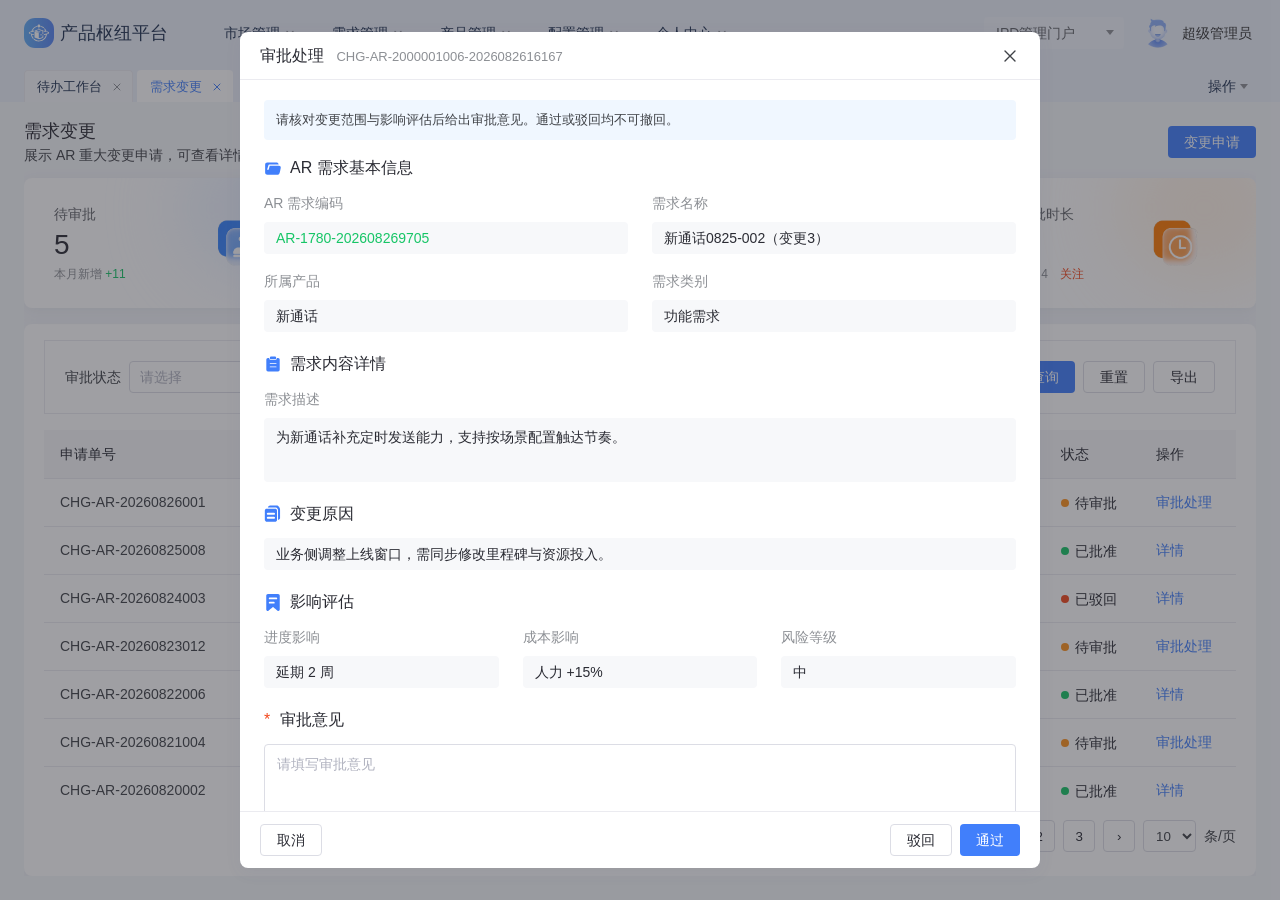
<file: pages/10-审批处理/index.html>
<!DOCTYPE html>
<html lang="zh-CN">
<head>
  <meta charset="UTF-8">
  <meta name="viewport" content="width=device-width, initial-scale=1">
  <title>产品枢纽平台 · 审批处理</title>
  <link rel="stylesheet" href="../../css/app.css">
</head>
<body data-standalone="chgAppr">
  <header class="header" id="header">
    <div class="header-inner">
      <a class="logo" id="logoHome" href="#/me/todo" title="产品枢纽平台">
        <img src="../../img/logo-nav.svg" width="144" height="30" alt="产品枢纽平台">
      </a>

      <nav class="nav" id="nav">
        <button class="nav-item is-current" data-key="market">市场管理<svg class="nav-arrow" viewBox="0 0 12 12" fill="none"><path d="M3 4.5L6 7.5L9 4.5" stroke="currentColor" stroke-width="1.3" stroke-linecap="round" stroke-linejoin="round"/></svg></button>
        <button class="nav-item" data-key="req">需求管理<svg class="nav-arrow" viewBox="0 0 12 12" fill="none"><path d="M3 4.5L6 7.5L9 4.5" stroke="currentColor" stroke-width="1.3" stroke-linecap="round" stroke-linejoin="round"/></svg></button>
        <button class="nav-item" data-key="product">产品管理<svg class="nav-arrow" viewBox="0 0 12 12" fill="none"><path d="M3 4.5L6 7.5L9 4.5" stroke="currentColor" stroke-width="1.3" stroke-linecap="round" stroke-linejoin="round"/></svg></button>
        <button class="nav-item" data-key="config">配置管理<svg class="nav-arrow" viewBox="0 0 12 12" fill="none"><path d="M3 4.5L6 7.5L9 4.5" stroke="currentColor" stroke-width="1.3" stroke-linecap="round" stroke-linejoin="round"/></svg></button>
        <button class="nav-item" data-key="me">个人中心<svg class="nav-arrow" viewBox="0 0 12 12" fill="none"><path d="M3 4.5L6 7.5L9 4.5" stroke="currentColor" stroke-width="1.3" stroke-linecap="round" stroke-linejoin="round"/></svg></button>
      </nav>

      <div class="header-right">
        <div class="portal-switch" id="portalSwitch">
          <span class="portal-label">IPD管理门户</span>
          <span class="caret" aria-hidden="true"></span>
          <div class="portal-menu">
            <button type="button" data-portal="ops">产品运营门户</button>
            <button type="button" data-portal="ipd" class="is-active">IPD管理门户</button>
          </div>
        </div>

        <div class="user-entry" id="userEntry">
          <img src="../../img/avatar-admin-right.svg" width="32" height="32" alt="超级管理员">
          <span class="uname">超级管理员</span>
          <div class="user-menu">
            <button id="goTodo">待办工作台</button>
            <button type="button" onclick="goPath('#/me/notices')">公告消息</button>
          </div>
        </div>
      </div>
    </div>

    <div class="mega-mask" id="megaMask"></div>
    <div class="mega" id="mega">
      <div class="mega-inner">
        <aside class="mega-l1">
          <button type="button" class="mega-l1-name" id="megaL1Btn">
            <span id="megaL1Title">市场管理</span>
          </button>
        </aside>
        <div class="mega-right">
          <div class="mega-cols" id="megaBody"></div>
          <button class="mega-close" id="megaClose" aria-label="关闭">
            <svg width="20" height="20" viewBox="0 0 20 20" fill="none">
              <path d="M5 5l10 10M15 5L5 15" stroke="currentColor" stroke-width="1.4" stroke-linecap="round"/>
            </svg>
          </button>
        </div>
      </div>
    </div>
  </header>

  <div class="tags-bar">
    <div class="tags-list" id="tagsList"></div>
    <div class="tags-more" id="tagsMore">
      <button type="button" class="tags-more-btn" id="tagsMoreBtn">
        操作
        <span class="caret" aria-hidden="true"></span>
      </button>
      <div class="tags-more-menu">
        <button type="button" data-close-act="others">关闭其它</button>
        <button type="button" data-close-act="all">关闭全部</button>
        <button type="button" data-close-act="fullscreen">全屏</button>
      </div>
    </div>
  </div>

  <main class="main">
<!-- 需求变更 -->
    <section id="pageReqChange" class="hidden">
      <div class="page-head an-head">
        <div>
          <h1 class="an-title">需求变更</h1>
          <p class="an-desc">展示 AR 重大变更申请，可查看详情并完成审批处理。</p>
        </div>
        <button type="button" class="btn btn-primary" id="chApply">变更申请</button>
      </div>
      <div class="stat-mods n4">
        <article class="stat-mod">
          <div class="stat-mod-txt">
            <div class="stat-mod-label">待审批</div>
            <div class="stat-mod-num">5</div>
            <div class="stat-mod-sub">本月新增 <em class="is-up">+11</em></div>
          </div>
          <span class="stat-mod-ico t-blue"><img src="../../img/bare/ch-kpi-stamp.png" alt=""></span>
        </article>
        <article class="stat-mod">
          <div class="stat-mod-txt">
            <div class="stat-mod-label">已批准</div>
            <div class="stat-mod-num">23</div>
            <div class="stat-mod-sub">本月新增 +9　<span class="ok">通过率 92.00%</span></div>
          </div>
          <span class="stat-mod-ico t-green"><img src="../../img/bare/q-check.png" alt=""></span>
        </article>
        <article class="stat-mod">
          <div class="stat-mod-txt">
            <div class="stat-mod-label">已驳回</div>
            <div class="stat-mod-num">2</div>
            <div class="stat-mod-sub">本月新增 +1　<span class="err">驳回率 8.00%</span></div>
          </div>
          <span class="stat-mod-ico t-red"><img src="../../img/bare/q-close.png" alt=""></span>
        </article>
        <article class="stat-mod">
          <div class="stat-mod-txt">
            <div class="stat-mod-label">平均审批时长</div>
            <div class="stat-mod-num">3天</div>
            <div class="stat-mod-sub">超时预警 4　<span class="err">关注</span></div>
          </div>
          <span class="stat-mod-ico t-orange"><img src="../../img/bare/ar-kpi-clock.png" alt=""></span>
        </article>
      </div>
      <div class="panel">
        <div class="filter-row filter-box">
          <div class="filter-fields">
            <div class="filter-item">
              <label>审批状态</label>
              <div class="select-like" id="chSt">
                <span id="chStLabel">请选择</span>
                <span class="caret"><svg width="12" height="12" viewBox="0 0 12 12" fill="none"><path d="M3 4.5L6 7.5L9 4.5" stroke="currentColor" stroke-linecap="round"/></svg></span>
                <div class="select-pop"><button data-val="">全部</button><button data-val="待审批">待审批</button><button data-val="已批准">已批准</button><button data-val="已驳回">已驳回</button></div>
              </div>
            </div>
            <div class="filter-item">
              <label>申请时间</label>
              <div class="date-pair">
                <button type="button" class="cal-input" id="chStart" data-cal="single" data-ph="开始日期"><span class="cal-val is-ph">开始日期</span><svg width="14" height="14" viewBox="0 0 14 14" fill="none"><rect x="2" y="3" width="10" height="9" rx="1" stroke="currentColor"/><path d="M2 6h10M5 1.5v2.5M9 1.5v2.5" stroke="currentColor" stroke-linecap="round"/></svg></button>
                <button type="button" class="cal-input" id="chEnd" data-cal="single" data-ph="结束日期"><span class="cal-val is-ph">结束日期</span><svg width="14" height="14" viewBox="0 0 14 14" fill="none"><rect x="2" y="3" width="10" height="9" rx="1" stroke="currentColor"/><path d="M2 6h10M5 1.5v2.5M9 1.5v2.5" stroke="currentColor" stroke-linecap="round"/></svg></button>
              </div>
            </div>
            <div class="search-wrap">
              <input id="chKw" type="text" placeholder="搜索关键字">
              <span class="si"><svg width="16" height="16" viewBox="0 0 16 16" fill="none"><circle cx="7" cy="7" r="5" stroke="currentColor" stroke-width="1.4"/><path d="M11 11l3 3" stroke="currentColor" stroke-width="1.4" stroke-linecap="round"/></svg></span>
            </div>
          </div>
          <div class="filter-actions">
            <button class="btn btn-primary" id="chSearch">查询</button>
            <button class="btn btn-ghost" id="chReset">重置</button>
            <button class="btn btn-ghost" id="chExport">导出</button>
          </div>
        </div>
        <div class="table-wrap">
          <table class="table an-table">
            <thead>
              <tr>
                <th>申请单号</th>
                <th>关联 AR</th>
                <th>AR 需求名称</th>
                <th>申请人</th>
                <th>申请时间</th>
                <th>状态</th>
                <th>操作</th>
              </tr>
            </thead>
            <tbody id="chTbody"></tbody>
          </table>
        </div>
        <div class="pager" id="chPager"></div>
      </div>
    </section>
  </main>

  <div class="dlg hidden" id="chgApplyDlg">
    <div class="dlg-mask" id="chgApplyMask"></div>
    <div class="dlg-card is-lg" role="dialog" aria-modal="true" aria-labelledby="chgApplyTitle">
      <div class="dlg-hd">
        <h3 id="chgApplyTitle">变更申请</h3>
        <button type="button" class="dlg-x" id="chgApplyClose" aria-label="关闭">
          <svg width="20" height="20" viewBox="0 0 20 20" fill="none"><path d="M5 5l10 10M15 5L5 15" stroke="currentColor" stroke-width="1.4" stroke-linecap="round"/></svg>
        </button>
      </div>
      <div class="dlg-bd">
        <div class="dlg-banner">重大需求变更定义：在商业计划书产品开发尚未发布期间，因战略调整、技术障碍、市场突变等导致需求内容、优先级、实现方式发生重大变化，需重新发起变更并经 RMT 决策。</div>
        <div class="chg-sec">
          <span class="chg-n">1</span>
          <div class="dlg-label"><i class="req-star">*</i>变更需求<button type="button" class="btn btn-ghost is-brand" id="chgPickAr">选择</button></div>
          <div class="chg-sec-bd">
            <span class="dlg-hint" id="chgPickHint">请先选择变更的 AR 需求，系统将自动回填需求信息供修改。</span>
            <div class="chg-picked hidden" id="chgPicked">
              <a class="an-code" href="javascript:;" id="chgPickCode"></a>
              <span id="chgPickName"></span>
            </div>
          </div>
        </div>
        <div class="chg-sec">
          <span class="chg-n">2</span>
          <div class="dlg-label"><i class="req-star">*</i>变更原因</div>
          <div class="chg-sec-bd">
            <div class="dlg-area">
              <textarea id="chgReason" maxlength="500" placeholder="请说明发起变更的业务或技术背景、触发条件等"></textarea>
              <span class="dlg-count">0 / 500</span>
            </div>
          </div>
        </div>
        <div class="chg-sec">
          <span class="chg-n">3</span>
          <div class="dlg-label">影响评估</div>
          <div class="chg-sec-bd">
            <div class="fm-grid n3">
              <div class="fm-item"><label class="fm-lab">进度影响</label><input class="ctrl" id="chgImpactTime" placeholder="如：整体延期 2 周"></div>
              <div class="fm-item"><label class="fm-lab">成本影响</label><input class="ctrl" id="chgImpactCost" placeholder="如：人力成本 +15%"></div>
              <div class="fm-item"><label class="fm-lab">风险等级</label>
                <div class="select-like" id="chgRisk"><span id="chgRiskLabel">请选择</span><span class="caret"><svg width="12" height="12" viewBox="0 0 12 12" fill="none"><path d="M3 4.5L6 7.5L9 4.5" stroke="currentColor" stroke-linecap="round"/></svg></span>
                  <div class="select-pop"><button data-val="">请选择</button><button data-val="低">低</button><button data-val="中">中</button><button data-val="高">高</button></div>
                </div>
              </div>
            </div>
          </div>
        </div>
      </div>
      <div class="dlg-ft">
        <button type="button" class="btn btn-ghost" id="chgApplyCancel">取消</button>
        <button type="button" class="btn btn-primary" id="chgApplyOk">提交申请</button>
      </div>
    </div>
  </div>

  <div class="dlg hidden" id="chgPickDlg">
    <div class="dlg-mask" id="chgPickMask"></div>
    <div class="dlg-card is-lg" role="dialog" aria-modal="true" aria-labelledby="chgPickTitle">
      <div class="dlg-hd">
        <h3 id="chgPickTitle">变更需求列表</h3>
        <button type="button" class="dlg-x" id="chgPickClose" aria-label="关闭">
          <svg width="20" height="20" viewBox="0 0 20 20" fill="none"><path d="M5 5l10 10M15 5L5 15" stroke="currentColor" stroke-width="1.4" stroke-linecap="round"/></svg>
        </button>
      </div>
      <div class="dlg-bd">
        <div class="chg-pick-bar">
          <div class="search-wrap">
            <input id="chgPickKw" type="text" placeholder="搜索 AR 编码、名称...">
            <span class="si"><svg width="16" height="16" viewBox="0 0 16 16" fill="none"><circle cx="7" cy="7" r="5" stroke="currentColor" stroke-width="1.4"/><path d="M11 11l3 3" stroke="currentColor" stroke-width="1.4" stroke-linecap="round"/></svg></span>
          </div>
          <div class="select-like" id="chgPickCat">
            <span id="chgPickCatLabel">请选择需求类别</span>
            <span class="caret"><svg width="12" height="12" viewBox="0 0 12 12" fill="none"><path d="M3 4.5L6 7.5L9 4.5" stroke="currentColor" stroke-linecap="round"/></svg></span>
            <div class="select-pop">
              <button data-val="">全部</button>
              <button data-val="功能需求">功能需求</button>
              <button data-val="非功能需求">非功能需求</button>
            </div>
          </div>
          <button type="button" class="link" id="chgPickReset">重置条件</button>
        </div>
        <div class="table-wrap chg-pick-wrap">
          <table class="table an-table chg-pick-table">
            <thead>
              <tr>
                <th>选择</th>
                <th>AR 编码</th>
                <th>AR 需求名称</th>
                <th>产品名称</th>
                <th>需求类别</th>
                <th>来源团队</th>
                <th>紧急程度</th>
                <th>状态</th>
                <th>提出时间</th>
              </tr>
            </thead>
            <tbody id="chgPickTbody"></tbody>
          </table>
        </div>
        <div class="pager" id="chgPickPager"></div>
      </div>
      <div class="dlg-ft">
        <button type="button" class="btn btn-ghost" id="chgPickCancel">取消</button>
        <button type="button" class="btn btn-primary" id="chgPickOk">确定</button>
      </div>
    </div>
  </div>

<div class="dlg hidden" id="chgDetailDlg">
    <div class="dlg-mask" id="chgDetailMask"></div>
    <div class="dlg-card is-lg" role="dialog" aria-modal="true" aria-labelledby="chgDetailTitle">
      <div class="dlg-hd">
        <h3 id="chgDetailTitle">变更申请详情 <span class="dlg-id">CHG-AR-2000001006-2026082616167</span></h3>
        <button type="button" class="dlg-x" id="chgDetailClose" aria-label="关闭">
          <svg width="20" height="20" viewBox="0 0 20 20" fill="none"><path d="M5 5l10 10M15 5L5 15" stroke="currentColor" stroke-width="1.4" stroke-linecap="round"/></svg>
        </button>
      </div>
      <div class="dlg-bd">
        <div class="dlg-banner">重大需求变更完成后，如需重新评估分配结论，可 <a class="link" href="javascript:;">重新发起 RMT 决策</a>。</div>
        <h4 class="fm-hd"><span class="wb-hd-ico" aria-hidden="true"><img src="../../img/detail/file.svg" alt=""></span>AR 需求基本信息</h4>
        <div class="fm-grid">
          <div class="fm-item"><label class="fm-lab">AR 需求编码</label><div class="fm-ro is-code">AR-1780-202608269705</div></div>
          <div class="fm-item"><label class="fm-lab">需求名称</label><div class="fm-ro">新通话0825-002（变更3）</div></div>
          <div class="fm-item"><label class="fm-lab">所属产品</label><div class="fm-ro">新通话</div></div>
          <div class="fm-item"><label class="fm-lab">子产品</label><div class="fm-ro">-</div></div>
          <div class="fm-item"><label class="fm-lab">涉及产品版本</label><div class="fm-ro">V3.45</div></div>
          <div class="fm-item"><label class="fm-lab">需求类别</label><div class="fm-ro">功能需求</div></div>
        </div>
        <h4 class="fm-hd"><span class="wb-hd-ico" aria-hidden="true"><img src="../../img/detail/report.svg" alt=""></span>需求内容详情</h4>
        <div class="fm-item is-full"><label class="fm-lab">需求描述</label><div class="fm-ro is-area">为新通话补充定时发送能力，支持按场景配置触达节奏。</div></div>
        <div class="fm-item is-full"><label class="fm-lab">技术实现方案</label><div class="fm-ro is-area">需对接消息中台定时任务，兼容现网模板。</div></div>
        <div class="fm-item is-full"><label class="fm-lab">成本与测试建议</label><div class="fm-ro is-area">建议同步回归现网触达模板与计费对账用例。</div></div>
        <h4 class="fm-hd"><span class="wb-hd-ico" aria-hidden="true"><img src="../../img/detail/plan.svg" alt=""></span>价值与优先级</h4>
        <div class="fm-grid n3">
          <div class="fm-item"><label class="fm-lab">商业优先级</label><div class="fm-ro">中</div></div>
          <div class="fm-item"><label class="fm-lab">技术实现优先级</label><div class="fm-ro">中</div></div>
          <div class="fm-item"><label class="fm-lab">质量优先级</label><div class="fm-ro">中</div></div>
          <div class="fm-item"><label class="fm-lab">预计收入（万元）</label><div class="fm-ro">30</div></div>
          <div class="fm-item"><label class="fm-lab">影响客户数</label><div class="fm-ro">30</div></div>
          <div class="fm-item"><label class="fm-lab">预估开发周期</label><div class="fm-ro">3 周</div></div>
        </div>
        <h4 class="fm-hd"><span class="wb-hd-ico" aria-hidden="true"><img src="../../img/detail/progress.svg" alt=""></span>研发计划</h4>
        <div class="fm-grid">
          <div class="fm-item"><label class="fm-lab">计划完成时间</label><div class="fm-ro">2026-08-31</div></div>
          <div class="fm-item"><label class="fm-lab">计划上线时间</label><div class="fm-ro">2026-08-31</div></div>
          <div class="fm-item"><label class="fm-lab">软件开发周期</label><div class="fm-ro">5</div></div>
          <div class="fm-item"><label class="fm-lab">开发工作量（人天）</label><div class="fm-ro">300</div></div>
        </div>
        <h4 class="fm-hd"><span class="wb-hd-ico" aria-hidden="true"><img src="../../img/detail/demand-source.svg" alt=""></span>变更原因</h4>
        <div class="fm-ro">业务侧调整上线窗口，需同步修改里程碑与资源投入。</div>
        <h4 class="fm-hd"><span class="wb-hd-ico" aria-hidden="true"><img src="../../img/detail/note.svg" alt=""></span>影响评估</h4>
        <div class="fm-grid n3">
          <div class="fm-item"><label class="fm-lab">进度影响</label><div class="fm-ro">延期 2 周</div></div>
          <div class="fm-item"><label class="fm-lab">成本影响</label><div class="fm-ro">人力 +15%</div></div>
          <div class="fm-item"><label class="fm-lab">风险等级</label><div class="fm-ro">中</div></div>
        </div>
        <h4 class="fm-hd"><span class="wb-hd-ico" aria-hidden="true"><img src="../../img/detail/operation-log.svg" alt=""></span>审批记录</h4>
        <div class="chg-rec">
          <span class="linetag t-ok">已通过</span>
          <p>审批人：平台运营测试员2号　审批时间：2026-08-25 16:40:09</p>
          <p>审批意见：同意按调整后的里程碑推进，请同步更新商业计划书对应章节。</p>
          <p>审批附件：无附件</p>
        </div>
      </div>
      <div class="dlg-ft">
        <button type="button" class="btn btn-ghost" id="chgDetailOk">关闭</button>
      </div>
    </div>
  </div>

<div class="dlg hidden" id="chgApprDlg">
    <div class="dlg-mask" id="chgApprMask"></div>
    <div class="dlg-card is-lg" role="dialog" aria-modal="true" aria-labelledby="chgApprTitle">
      <div class="dlg-hd">
        <h3 id="chgApprTitle">审批处理 <span class="dlg-id">CHG-AR-2000001006-2026082616167</span></h3>
        <button type="button" class="dlg-x" id="chgApprClose" aria-label="关闭">
          <svg width="20" height="20" viewBox="0 0 20 20" fill="none"><path d="M5 5l10 10M15 5L5 15" stroke="currentColor" stroke-width="1.4" stroke-linecap="round"/></svg>
        </button>
      </div>
      <div class="dlg-bd">
        <div class="dlg-banner">请核对变更范围与影响评估后给出审批意见。通过或驳回均不可撤回。</div>
        <h4 class="fm-hd"><span class="wb-hd-ico" aria-hidden="true"><img src="../../img/detail/file.svg" alt=""></span>AR 需求基本信息</h4>
        <div class="fm-grid">
          <div class="fm-item"><label class="fm-lab">AR 需求编码</label><div class="fm-ro is-code">AR-1780-202608269705</div></div>
          <div class="fm-item"><label class="fm-lab">需求名称</label><div class="fm-ro">新通话0825-002（变更3）</div></div>
          <div class="fm-item"><label class="fm-lab">所属产品</label><div class="fm-ro">新通话</div></div>
          <div class="fm-item"><label class="fm-lab">需求类别</label><div class="fm-ro">功能需求</div></div>
        </div>
        <h4 class="fm-hd"><span class="wb-hd-ico" aria-hidden="true"><img src="../../img/detail/report.svg" alt=""></span>需求内容详情</h4>
        <div class="fm-item is-full"><label class="fm-lab">需求描述</label><div class="fm-ro is-area">为新通话补充定时发送能力，支持按场景配置触达节奏。</div></div>
        <h4 class="fm-hd"><span class="wb-hd-ico" aria-hidden="true"><img src="../../img/detail/demand-source.svg" alt=""></span>变更原因</h4>
        <div class="fm-ro">业务侧调整上线窗口，需同步修改里程碑与资源投入。</div>
        <h4 class="fm-hd"><span class="wb-hd-ico" aria-hidden="true"><img src="../../img/detail/note.svg" alt=""></span>影响评估</h4>
        <div class="fm-grid n3">
          <div class="fm-item"><label class="fm-lab">进度影响</label><div class="fm-ro">延期 2 周</div></div>
          <div class="fm-item"><label class="fm-lab">成本影响</label><div class="fm-ro">人力 +15%</div></div>
          <div class="fm-item"><label class="fm-lab">风险等级</label><div class="fm-ro">中</div></div>
        </div>
        <h4 class="fm-hd"><i class="req-star">*</i>审批意见</h4>
        <div class="dlg-area">
          <textarea id="chgApprNote" maxlength="500" placeholder="请填写审批意见"></textarea>
          <span class="dlg-count">0 / 500</span>
        </div>
        <h4 class="fm-hd"><span class="wb-hd-ico" aria-hidden="true"><img src="../../img/detail/attachment.svg" alt=""></span>上传审批附件</h4>
        <div class="up-zone">
          <img src="../../img/file-resource.svg" alt="">
          <p>拖拽文件至此，或 <a class="link" href="javascript:;">点击上传</a></p>
          <span>支持 PDF、Word、Excel、PNG、JPG，单个文件不超过 20MB</span>
        </div>
      </div>
      <div class="dlg-ft is-split">
        <button type="button" class="btn btn-ghost" id="chgApprCancel">取消</button>
        <div>
          <button type="button" class="btn btn-ghost btn-reject" id="chgApprReject">驳回</button>
          <button type="button" class="btn btn-primary" id="chgApprPass">通过</button>
        </div>
      </div>
    </div>
  </div>

  <div class="dlg hidden" id="confirmDlg">
    <div class="dlg-mask" id="confirmMask"></div>
    <div class="dlg-card confirm-card" role="dialog" aria-modal="true" aria-labelledby="confirmTitle">
      <button type="button" class="dlg-x" id="confirmClose" aria-label="关闭">
        <svg width="20" height="20" viewBox="0 0 20 20" fill="none"><path d="M5 5l10 10M15 5L5 15" stroke="currentColor" stroke-width="1.4" stroke-linecap="round"/></svg>
      </button>
      <div class="confirm-hd">
        <span class="confirm-ico" aria-hidden="true">
          <svg width="24" height="24" viewBox="0 0 24 24" fill="none"><circle cx="12" cy="12" r="12" fill="#FFC53D"/><path d="M12 7v6.2" stroke="#fff" stroke-width="1.8" stroke-linecap="round"/><circle cx="12" cy="16.6" r="1.15" fill="#fff"/></svg>
        </span>
        <h3 id="confirmTitle">确定要删除吗？</h3>
      </div>
      <p class="confirm-desc" id="confirmDesc"></p>
      <div class="dlg-ft">
        <button type="button" class="btn btn-ghost" id="confirmCancel">取消</button>
        <button type="button" class="btn btn-primary" id="confirmOk">确定</button>
      </div>
    </div>
  </div>

  <div class="cal-pop hidden" id="calPop"></div>

  <div class="toast" id="toast">
    <span class="toast-ico is-ok" aria-hidden="true">
      <img src="../../img/toast-success.svg" width="28" height="28" alt="">
    </span>
    <span class="toast-ico is-fail" aria-hidden="true">
      <img src="../../img/toast-error.svg" width="28" height="28" alt="">
    </span>
    <span class="toast-txt"></span>
  </div>

  <script src="../../js/app.js"></script>
</body>
</html>
</file>
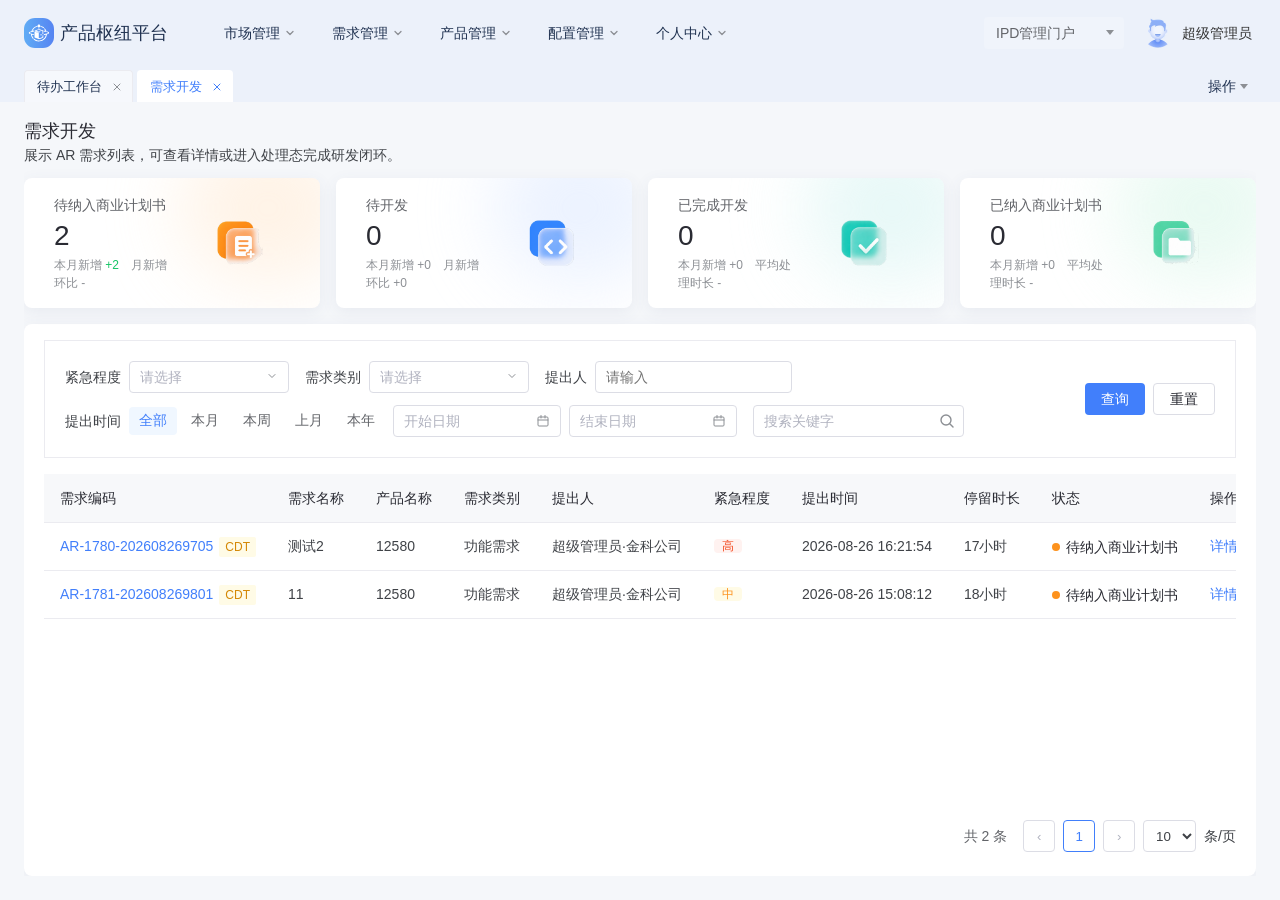
<file: pages/11-需求开发/index.html>
<!DOCTYPE html>
<html lang="zh-CN">
<head>
  <meta charset="UTF-8">
  <meta name="viewport" content="width=device-width, initial-scale=1">
  <title>产品枢纽平台 · 需求开发</title>
  <link rel="stylesheet" href="../../css/app.css">
</head>
<body data-standalone="dev">
  <header class="header" id="header">
    <div class="header-inner">
      <a class="logo" id="logoHome" href="#/me/todo" title="产品枢纽平台">
        <img src="../../img/logo-nav.svg" width="144" height="30" alt="产品枢纽平台">
      </a>

      <nav class="nav" id="nav">
        <button class="nav-item is-current" data-key="market">市场管理<svg class="nav-arrow" viewBox="0 0 12 12" fill="none"><path d="M3 4.5L6 7.5L9 4.5" stroke="currentColor" stroke-width="1.3" stroke-linecap="round" stroke-linejoin="round"/></svg></button>
        <button class="nav-item" data-key="req">需求管理<svg class="nav-arrow" viewBox="0 0 12 12" fill="none"><path d="M3 4.5L6 7.5L9 4.5" stroke="currentColor" stroke-width="1.3" stroke-linecap="round" stroke-linejoin="round"/></svg></button>
        <button class="nav-item" data-key="product">产品管理<svg class="nav-arrow" viewBox="0 0 12 12" fill="none"><path d="M3 4.5L6 7.5L9 4.5" stroke="currentColor" stroke-width="1.3" stroke-linecap="round" stroke-linejoin="round"/></svg></button>
        <button class="nav-item" data-key="config">配置管理<svg class="nav-arrow" viewBox="0 0 12 12" fill="none"><path d="M3 4.5L6 7.5L9 4.5" stroke="currentColor" stroke-width="1.3" stroke-linecap="round" stroke-linejoin="round"/></svg></button>
        <button class="nav-item" data-key="me">个人中心<svg class="nav-arrow" viewBox="0 0 12 12" fill="none"><path d="M3 4.5L6 7.5L9 4.5" stroke="currentColor" stroke-width="1.3" stroke-linecap="round" stroke-linejoin="round"/></svg></button>
      </nav>

      <div class="header-right">
        <div class="portal-switch" id="portalSwitch">
          <span class="portal-label">IPD管理门户</span>
          <span class="caret" aria-hidden="true"></span>
          <div class="portal-menu">
            <button type="button" data-portal="ops">产品运营门户</button>
            <button type="button" data-portal="ipd" class="is-active">IPD管理门户</button>
          </div>
        </div>

        <div class="user-entry" id="userEntry">
          <img src="../../img/avatar-admin-right.svg" width="32" height="32" alt="超级管理员">
          <span class="uname">超级管理员</span>
          <div class="user-menu">
            <button id="goTodo">待办工作台</button>
            <button type="button" onclick="goPath('#/me/notices')">公告消息</button>
          </div>
        </div>
      </div>
    </div>

    <div class="mega-mask" id="megaMask"></div>
    <div class="mega" id="mega">
      <div class="mega-inner">
        <aside class="mega-l1">
          <button type="button" class="mega-l1-name" id="megaL1Btn">
            <span id="megaL1Title">市场管理</span>
          </button>
        </aside>
        <div class="mega-right">
          <div class="mega-cols" id="megaBody"></div>
          <button class="mega-close" id="megaClose" aria-label="关闭">
            <svg width="20" height="20" viewBox="0 0 20 20" fill="none">
              <path d="M5 5l10 10M15 5L5 15" stroke="currentColor" stroke-width="1.4" stroke-linecap="round"/>
            </svg>
          </button>
        </div>
      </div>
    </div>
  </header>

  <div class="tags-bar">
    <div class="tags-list" id="tagsList"></div>
    <div class="tags-more" id="tagsMore">
      <button type="button" class="tags-more-btn" id="tagsMoreBtn">
        操作
        <span class="caret" aria-hidden="true"></span>
      </button>
      <div class="tags-more-menu">
        <button type="button" data-close-act="others">关闭其它</button>
        <button type="button" data-close-act="all">关闭全部</button>
        <button type="button" data-close-act="fullscreen">全屏</button>
      </div>
    </div>
  </div>

  <main class="main">
<!-- 需求开发 -->
    <section id="pageReqDev" class="hidden">
      <div class="page-head an-head">
        <div>
          <h1 class="an-title">需求开发</h1>
          <p class="an-desc">展示 AR 需求列表，可查看详情或进入处理态完成研发闭环。</p>
        </div>
      </div>
      <div class="stat-mods n4">
        <article class="stat-mod">
          <div class="stat-mod-txt">
            <div class="stat-mod-label">待纳入商业计划书</div>
            <div class="stat-mod-num">2</div>
            <div class="stat-mod-sub">本月新增 <em class="is-up">+2</em>　月新增环比 -</div>
          </div>
          <span class="stat-mod-ico t-orange"><img src="../../img/bare/dv-kpi-doc.png" alt=""></span>
        </article>
        <article class="stat-mod">
          <div class="stat-mod-txt">
            <div class="stat-mod-label">待开发</div>
            <div class="stat-mod-num">0</div>
            <div class="stat-mod-sub">本月新增 +0　月新增环比 +0</div>
          </div>
          <span class="stat-mod-ico t-blue"><img src="../../img/bare/dv-kpi-code.png" alt=""></span>
        </article>
        <article class="stat-mod">
          <div class="stat-mod-txt">
            <div class="stat-mod-label">已完成开发</div>
            <div class="stat-mod-num">0</div>
            <div class="stat-mod-sub">本月新增 +0　平均处理时长 -</div>
          </div>
          <span class="stat-mod-ico t-cyan"><img src="../../img/bare/q-check.png" alt=""></span>
        </article>
        <article class="stat-mod">
          <div class="stat-mod-txt">
            <div class="stat-mod-label">已纳入商业计划书</div>
            <div class="stat-mod-num">0</div>
            <div class="stat-mod-sub">本月新增 +0　平均处理时长 -</div>
          </div>
          <span class="stat-mod-ico t-green"><img src="../../img/bare/dv-kpi-folder.png" alt=""></span>
        </article>
      </div>
      <div class="panel">
        <div class="filter-row filter-box">
          <div class="filter-fields">
            <div class="filter-item">
              <label>紧急程度</label>
              <div class="select-like" id="dvUrg">
                <span id="dvUrgLabel">请选择</span>
                <span class="caret"><svg width="12" height="12" viewBox="0 0 12 12" fill="none"><path d="M3 4.5L6 7.5L9 4.5" stroke="currentColor" stroke-linecap="round"/></svg></span>
                <div class="select-pop">
                  <button data-val="">全部</button>
                  <button data-val="高">高</button>
                  <button data-val="中">中</button>
                  <button data-val="低">低</button>
                </div>
              </div>
            </div>
            <div class="filter-item">
              <label>需求类别</label>
              <div class="select-like" id="dvCat">
                <span id="dvCatLabel">请选择</span>
                <span class="caret"><svg width="12" height="12" viewBox="0 0 12 12" fill="none"><path d="M3 4.5L6 7.5L9 4.5" stroke="currentColor" stroke-linecap="round"/></svg></span>
                <div class="select-pop">
                  <button data-val="">全部</button>
                  <button data-val="功能需求">功能需求</button>
                  <button data-val="非功能需求">非功能需求</button>
                </div>
              </div>
            </div>
            <div class="filter-item">
              <label>提出人</label>
              <input id="dvOwner" class="ctrl" type="text" placeholder="请输入">
            </div>
            <div class="filter-item">
              <label>提出时间</label>
              <div class="quick-dates" id="dvQuickDates">
                <button type="button" class="is-on">全部</button>
                <button type="button">本月</button>
                <button type="button">本周</button>
                <button type="button">上月</button>
                <button type="button">本年</button>
              </div>
              <div class="date-pair">
                <button type="button" class="cal-input" id="dvStart" data-cal="range" data-role="start" data-ph="开始日期">
                  <span class="cal-val is-ph">开始日期</span>
                  <svg width="14" height="14" viewBox="0 0 14 14" fill="none"><rect x="2" y="3" width="10" height="9" rx="1" stroke="currentColor"/><path d="M2 6h10M5 1.5v2.5M9 1.5v2.5" stroke="currentColor" stroke-linecap="round"/></svg>
                </button>
                <button type="button" class="cal-input" id="dvEnd" data-cal="range" data-role="end" data-ph="结束日期">
                  <span class="cal-val is-ph">结束日期</span>
                  <svg width="14" height="14" viewBox="0 0 14 14" fill="none"><rect x="2" y="3" width="10" height="9" rx="1" stroke="currentColor"/><path d="M2 6h10M5 1.5v2.5M9 1.5v2.5" stroke="currentColor" stroke-linecap="round"/></svg>
                </button>
              </div>
            </div>
            <div class="search-wrap">
              <input id="dvKw" type="text" placeholder="搜索关键字">
              <span class="si"><svg width="16" height="16" viewBox="0 0 16 16" fill="none"><circle cx="7" cy="7" r="5" stroke="currentColor" stroke-width="1.4"/><path d="M11 11l3 3" stroke="currentColor" stroke-width="1.4" stroke-linecap="round"/></svg></span>
            </div>
          </div>
          <div class="filter-actions">
            <button class="btn btn-primary" id="dvSearch">查询</button>
            <button class="btn btn-ghost" id="dvReset">重置</button>
          </div>
        </div>
        <div class="table-wrap">
          <table class="table an-table">
            <thead>
              <tr>
                <th>需求编码</th>
                <th>需求名称</th>
                <th>产品名称</th>
                <th>需求类别</th>
                <th>提出人</th>
                <th>紧急程度</th>
                <th>提出时间</th>
                <th>停留时长</th>
                <th>状态</th>
                <th>操作</th>
              </tr>
            </thead>
            <tbody id="dvTbody"></tbody>
          </table>
        </div>
        <div class="pager" id="dvPager"></div>
      </div>
    </section>
  </main>

  

  <div class="dlg hidden" id="confirmDlg">
    <div class="dlg-mask" id="confirmMask"></div>
    <div class="dlg-card confirm-card" role="dialog" aria-modal="true" aria-labelledby="confirmTitle">
      <button type="button" class="dlg-x" id="confirmClose" aria-label="关闭">
        <svg width="20" height="20" viewBox="0 0 20 20" fill="none"><path d="M5 5l10 10M15 5L5 15" stroke="currentColor" stroke-width="1.4" stroke-linecap="round"/></svg>
      </button>
      <div class="confirm-hd">
        <span class="confirm-ico" aria-hidden="true">
          <svg width="24" height="24" viewBox="0 0 24 24" fill="none"><circle cx="12" cy="12" r="12" fill="#FFC53D"/><path d="M12 7v6.2" stroke="#fff" stroke-width="1.8" stroke-linecap="round"/><circle cx="12" cy="16.6" r="1.15" fill="#fff"/></svg>
        </span>
        <h3 id="confirmTitle">确定要删除吗？</h3>
      </div>
      <p class="confirm-desc" id="confirmDesc"></p>
      <div class="dlg-ft">
        <button type="button" class="btn btn-ghost" id="confirmCancel">取消</button>
        <button type="button" class="btn btn-primary" id="confirmOk">确定</button>
      </div>
    </div>
  </div>

  <div class="cal-pop hidden" id="calPop"></div>

  <div class="toast" id="toast">
    <span class="toast-ico is-ok" aria-hidden="true">
      <img src="../../img/toast-success.svg" width="28" height="28" alt="">
    </span>
    <span class="toast-ico is-fail" aria-hidden="true">
      <img src="../../img/toast-error.svg" width="28" height="28" alt="">
    </span>
    <span class="toast-txt"></span>
  </div>

  <script src="../../js/app.js"></script>
</body>
</html>
</file>
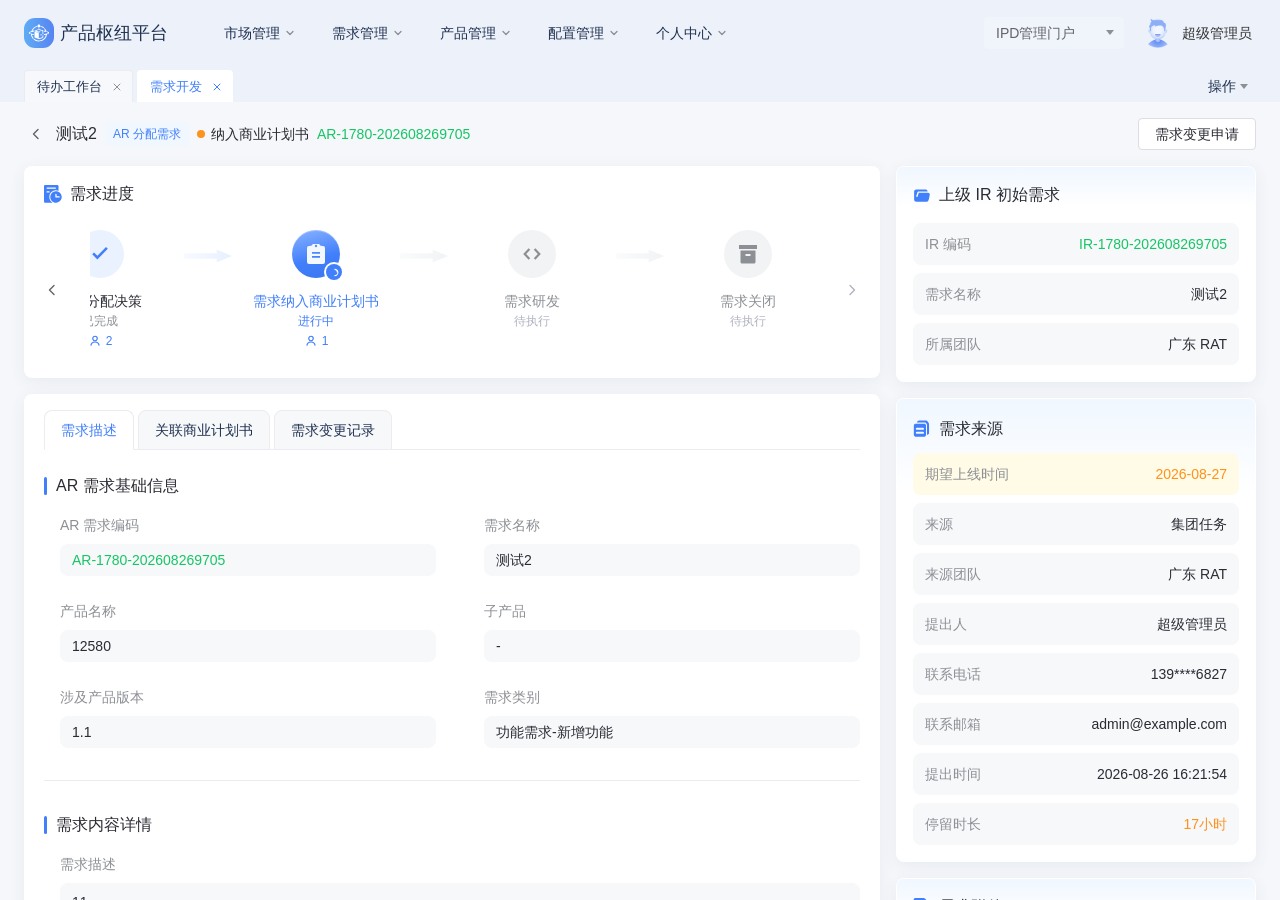
<file: pages/12-需求开发详情/index.html>
<!DOCTYPE html>
<html lang="zh-CN">
<head>
  <meta charset="UTF-8">
  <meta name="viewport" content="width=device-width, initial-scale=1">
  <title>产品枢纽平台 · 需求开发详情</title>
  <link rel="stylesheet" href="../../css/app.css">
</head>
<body data-standalone="devDetail">
  <header class="header" id="header">
    <div class="header-inner">
      <a class="logo" id="logoHome" href="#/me/todo" title="产品枢纽平台">
        <img src="../../img/logo-nav.svg" width="144" height="30" alt="产品枢纽平台">
      </a>

      <nav class="nav" id="nav">
        <button class="nav-item is-current" data-key="market">市场管理<svg class="nav-arrow" viewBox="0 0 12 12" fill="none"><path d="M3 4.5L6 7.5L9 4.5" stroke="currentColor" stroke-width="1.3" stroke-linecap="round" stroke-linejoin="round"/></svg></button>
        <button class="nav-item" data-key="req">需求管理<svg class="nav-arrow" viewBox="0 0 12 12" fill="none"><path d="M3 4.5L6 7.5L9 4.5" stroke="currentColor" stroke-width="1.3" stroke-linecap="round" stroke-linejoin="round"/></svg></button>
        <button class="nav-item" data-key="product">产品管理<svg class="nav-arrow" viewBox="0 0 12 12" fill="none"><path d="M3 4.5L6 7.5L9 4.5" stroke="currentColor" stroke-width="1.3" stroke-linecap="round" stroke-linejoin="round"/></svg></button>
        <button class="nav-item" data-key="config">配置管理<svg class="nav-arrow" viewBox="0 0 12 12" fill="none"><path d="M3 4.5L6 7.5L9 4.5" stroke="currentColor" stroke-width="1.3" stroke-linecap="round" stroke-linejoin="round"/></svg></button>
        <button class="nav-item" data-key="me">个人中心<svg class="nav-arrow" viewBox="0 0 12 12" fill="none"><path d="M3 4.5L6 7.5L9 4.5" stroke="currentColor" stroke-width="1.3" stroke-linecap="round" stroke-linejoin="round"/></svg></button>
      </nav>

      <div class="header-right">
        <div class="portal-switch" id="portalSwitch">
          <span class="portal-label">IPD管理门户</span>
          <span class="caret" aria-hidden="true"></span>
          <div class="portal-menu">
            <button type="button" data-portal="ops">产品运营门户</button>
            <button type="button" data-portal="ipd" class="is-active">IPD管理门户</button>
          </div>
        </div>

        <div class="user-entry" id="userEntry">
          <img src="../../img/avatar-admin-right.svg" width="32" height="32" alt="超级管理员">
          <span class="uname">超级管理员</span>
          <div class="user-menu">
            <button id="goTodo">待办工作台</button>
            <button type="button" onclick="goPath('#/me/notices')">公告消息</button>
          </div>
        </div>
      </div>
    </div>

    <div class="mega-mask" id="megaMask"></div>
    <div class="mega" id="mega">
      <div class="mega-inner">
        <aside class="mega-l1">
          <button type="button" class="mega-l1-name" id="megaL1Btn">
            <span id="megaL1Title">市场管理</span>
          </button>
        </aside>
        <div class="mega-right">
          <div class="mega-cols" id="megaBody"></div>
          <button class="mega-close" id="megaClose" aria-label="关闭">
            <svg width="20" height="20" viewBox="0 0 20 20" fill="none">
              <path d="M5 5l10 10M15 5L5 15" stroke="currentColor" stroke-width="1.4" stroke-linecap="round"/>
            </svg>
          </button>
        </div>
      </div>
    </div>
  </header>

  <div class="tags-bar">
    <div class="tags-list" id="tagsList"></div>
    <div class="tags-more" id="tagsMore">
      <button type="button" class="tags-more-btn" id="tagsMoreBtn">
        操作
        <span class="caret" aria-hidden="true"></span>
      </button>
      <div class="tags-more-menu">
        <button type="button" data-close-act="others">关闭其它</button>
        <button type="button" data-close-act="all">关闭全部</button>
        <button type="button" data-close-act="fullscreen">全屏</button>
      </div>
    </div>
  </div>

  <main class="main">
    <!-- 需求开发详情 -->
    <section id="pageReqDevDetail" class="hidden">
      <div class="rd-head">
        <button type="button" class="rd-back" id="dvBack" aria-label="返回">
          <svg width="16" height="16" viewBox="0 0 16 16" fill="none"><path d="M10 3.5L5.5 8 10 12.5" stroke="currentColor" stroke-width="1.4" stroke-linecap="round" stroke-linejoin="round"/></svg>
        </button>
        <h1 class="page-title">测试2</h1>
        <div class="ad-lead-tags">
          <span class="linetag t-ing">AR 分配需求</span>
          <span class="st-tag t-warn"><i></i>纳入商业计划书</span>
          <span class="ad-id is-code">AR-1780-202608269705</span>
        </div>
        <div class="rd-head-ops">
          <button type="button" class="btn btn-ghost" id="dvChange">需求变更申请</button>
        </div>
      </div>
      <div class="ad-grid">
        <div class="ad-col">
          <div class="bp-card bp-task-progress">
            <div class="bp-card-hd">
              <h3><span class="wb-hd-ico" aria-hidden="true"><img src="../../img/detail/progress.svg" alt=""></span>需求进度</h3>
            </div>
            <div class="step-scroll">
              <button type="button" class="step-arrow" data-dir="-1" aria-label="向左">
                <svg width="16" height="16" viewBox="0 0 16 16" fill="none"><path d="M10 3.5L5.5 8 10 12.5" stroke="currentColor" stroke-width="1.4" stroke-linecap="round" stroke-linejoin="round"/></svg>
              </button>
              <div class="step-scroll-view">
                <ol class="ad-steps bp-steps">
                  <li class="is-done" data-ico="file" data-badge="plus">
                    <i></i>
                    <b>需求录入</b>
                    <em>已完成</em>
                    <div class="step-people">
                      <button type="button" class="step-people-btn" aria-label="本环节可处理人">
                        <svg width="14" height="14" viewBox="0 0 14 14" fill="none" aria-hidden="true"><circle cx="7" cy="4.5" r="2.25" stroke="currentColor" stroke-width="1.2"/><path d="M3 11.2c.35-2.05 1.7-3.2 4-3.2s3.65 1.15 4 3.2" stroke="currentColor" stroke-width="1.2" stroke-linecap="round"/></svg>
                        <span>1</span>
                      </button>
                      <div class="step-people-pop">
                        <div class="step-people-hd">本环节可处理人</div>
                        <ul><li>超级管理员（集团）</li></ul>
                      </div>
                    </div>
                  </li>
                  <li class="is-done" data-ico="search">
                    <i></i>
                    <b>需求分析</b>
                    <em>已完成</em>
                    <div class="step-people">
                      <button type="button" class="step-people-btn" aria-label="本环节可处理人">
                        <svg width="14" height="14" viewBox="0 0 14 14" fill="none" aria-hidden="true"><circle cx="7" cy="4.5" r="2.25" stroke="currentColor" stroke-width="1.2"/><path d="M3 11.2c.35-2.05 1.7-3.2 4-3.2s3.65 1.15 4 3.2" stroke="currentColor" stroke-width="1.2" stroke-linecap="round"/></svg>
                        <span>2</span>
                      </button>
                      <div class="step-people-pop">
                        <div class="step-people-hd">本环节可处理人</div>
                        <ul>
                          <li>RAT测试员5号（咪咕公司）</li>
                          <li>RAT测试员1号（广东）</li>
                        </ul>
                      </div>
                    </div>
                  </li>
                  <li class="is-done" data-ico="audit">
                    <i></i>
                    <b>需求审核</b>
                    <em>已完成</em>
                    <div class="step-people">
                      <button type="button" class="step-people-btn" aria-label="本环节可处理人">
                        <svg width="14" height="14" viewBox="0 0 14 14" fill="none" aria-hidden="true"><circle cx="7" cy="4.5" r="2.25" stroke="currentColor" stroke-width="1.2"/><path d="M3 11.2c.35-2.05 1.7-3.2 4-3.2s3.65 1.15 4 3.2" stroke="currentColor" stroke-width="1.2" stroke-linecap="round"/></svg>
                        <span>2</span>
                      </button>
                      <div class="step-people-pop">
                        <div class="step-people-hd">本环节可处理人</div>
                        <ul>
                          <li>RMT测试员1号（集团）</li>
                          <li>RAT测试员4号（集团）</li>
                        </ul>
                      </div>
                    </div>
                  </li>
                  <li class="is-done" data-ico="people" data-badge="check">
                    <i></i>
                    <b>需求分配决策</b>
                    <em>已完成</em>
                    <div class="step-people">
                      <button type="button" class="step-people-btn" aria-label="本环节可处理人">
                        <svg width="14" height="14" viewBox="0 0 14 14" fill="none" aria-hidden="true"><circle cx="7" cy="4.5" r="2.25" stroke="currentColor" stroke-width="1.2"/><path d="M3 11.2c.35-2.05 1.7-3.2 4-3.2s3.65 1.15 4 3.2" stroke="currentColor" stroke-width="1.2" stroke-linecap="round"/></svg>
                        <span>2</span>
                      </button>
                      <div class="step-people-pop">
                        <div class="step-people-hd">本环节可处理人</div>
                        <ul>
                          <li>RAT测试员5号（咪咕公司）</li>
                          <li>超级管理员（集团）</li>
                        </ul>
                      </div>
                    </div>
                  </li>
                  <li class="is-on" data-ico="clipboard" data-badge="plus">
                    <i></i>
                    <b>需求纳入商业计划书</b>
                    <em>进行中</em>
                    <div class="step-people">
                      <button type="button" class="step-people-btn" aria-label="本环节可处理人">
                        <svg width="14" height="14" viewBox="0 0 14 14" fill="none" aria-hidden="true"><circle cx="7" cy="4.5" r="2.25" stroke="currentColor" stroke-width="1.2"/><path d="M3 11.2c.35-2.05 1.7-3.2 4-3.2s3.65 1.15 4 3.2" stroke="currentColor" stroke-width="1.2" stroke-linecap="round"/></svg>
                        <span>1</span>
                      </button>
                      <div class="step-people-pop">
                        <div class="step-people-hd">本环节可处理人</div>
                        <ul><li>超级管理员（集团）</li></ul>
                      </div>
                    </div>
                  </li>
                  <li data-ico="code">
                    <i></i>
                    <b>需求研发</b>
                    <em>待执行</em>
                    <div class="step-people">
                      <button type="button" class="step-people-btn" aria-label="本环节可处理人">
                        <svg width="14" height="14" viewBox="0 0 14 14" fill="none" aria-hidden="true"><circle cx="7" cy="4.5" r="2.25" stroke="currentColor" stroke-width="1.2"/><path d="M3 11.2c.35-2.05 1.7-3.2 4-3.2s3.65 1.15 4 3.2" stroke="currentColor" stroke-width="1.2" stroke-linecap="round"/></svg>
                        <span>2</span>
                      </button>
                      <div class="step-people-pop">
                        <div class="step-people-hd">本环节可处理人</div>
                        <ul>
                          <li>RAT测试员5号（咪咕公司）</li>
                          <li>RAT测试员4号（集团）</li>
                        </ul>
                      </div>
                    </div>
                  </li>
                  <li data-ico="archive" data-badge="check">
                    <i></i>
                    <b>需求关闭</b>
                    <em>待执行</em>
                    <div class="step-people">
                      <button type="button" class="step-people-btn" aria-label="本环节可处理人">
                        <svg width="14" height="14" viewBox="0 0 14 14" fill="none" aria-hidden="true"><circle cx="7" cy="4.5" r="2.25" stroke="currentColor" stroke-width="1.2"/><path d="M3 11.2c.35-2.05 1.7-3.2 4-3.2s3.65 1.15 4 3.2" stroke="currentColor" stroke-width="1.2" stroke-linecap="round"/></svg>
                        <span>1</span>
                      </button>
                      <div class="step-people-pop">
                        <div class="step-people-hd">本环节可处理人</div>
                        <ul><li>RAT测试员1号（广东）</li></ul>
                      </div>
                    </div>
                  </li>
                </ol>
              </div>
              <button type="button" class="step-arrow" data-dir="1" aria-label="向右">
                <svg width="16" height="16" viewBox="0 0 16 16" fill="none"><path d="M6 3.5L10.5 8 6 12.5" stroke="currentColor" stroke-width="1.4" stroke-linecap="round" stroke-linejoin="round"/></svg>
              </button>
            </div>
          </div>
          <div class="ad-main">
            <div class="ad-tabs" id="dvTabs">
              <button type="button" class="ad-tab is-on" data-pane="desc">需求描述</button>
              <button type="button" class="ad-tab" data-pane="bp">关联商业计划书</button>
              <button type="button" class="ad-tab" data-pane="chg">需求变更记录</button>
            </div>
            <div id="dvPaneDesc">
              <section class="ad-sec">
                <h3>AR 需求基础信息</h3>
                <div class="ad-fields">
                  <div class="ad-field"><label>AR 需求编码</label><div class="ad-val is-code">AR-1780-202608269705</div></div>
                  <div class="ad-field"><label>需求名称</label><div class="ad-val">测试2</div></div>
                  <div class="ad-field"><label>产品名称</label><div class="ad-val">12580</div></div>
                  <div class="ad-field"><label>子产品</label><div class="ad-val">-</div></div>
                  <div class="ad-field"><label>涉及产品版本</label><div class="ad-val">1.1</div></div>
                  <div class="ad-field"><label>需求类别</label><div class="ad-val">功能需求-新增功能</div></div>
                </div>
              </section>
              <section class="ad-sec">
                <h3>需求内容详情</h3>
                <div class="ad-stack">
                  <div class="ad-field is-full"><label>需求描述</label><div class="ad-val is-area">11</div></div>
                  <div class="ad-field is-full"><label>技术成熟度</label><div class="ad-val is-area">11</div></div>
                  <div class="ad-field is-full"><label>初步方案建议</label><div class="ad-val is-area">11</div></div>
                </div>
              </section>
              <section class="ad-sec">
                <h3>价值与优先级</h3>
                <div class="ad-fields n3">
                  <div class="ad-field"><label>紧急程度</label><div class="ad-val"><span class="linetag t-alert">高</span></div></div>
                  <div class="ad-field"><label>建议优先级</label><div class="ad-val">-</div></div>
                  <div class="ad-field"><label>战略契合度</label><div class="ad-val">-</div></div>
                </div>
              </section>
            </div>
            <div id="dvPaneBp" class="hidden">
              <div class="empty">
                <svg width="64" height="48" viewBox="0 0 64 48" fill="none"><rect x="8" y="10" width="48" height="30" rx="4" stroke="#EBEBF0"/><path d="M8 20h48" stroke="#EBEBF0"/><rect x="16" y="26" width="14" height="6" rx="2" fill="#F2F3F5"/><rect x="34" y="26" width="14" height="6" rx="2" fill="#F2F3F5"/></svg>
                <p>暂无关联商业计划书</p>
              </div>
            </div>
            <div id="dvPaneChg" class="hidden">
              <div class="empty">
                <svg width="64" height="48" viewBox="0 0 64 48" fill="none"><rect x="8" y="10" width="48" height="30" rx="4" stroke="#EBEBF0"/><path d="M8 20h48" stroke="#EBEBF0"/><rect x="16" y="26" width="14" height="6" rx="2" fill="#F2F3F5"/><rect x="34" y="26" width="14" height="6" rx="2" fill="#F2F3F5"/></svg>
                <p>暂无变更记录</p>
              </div>
            </div>
          </div>
        </div>
        <aside class="ad-side side-rail">
          <section class="side-card">
            <h3 class="side-card-hd">
              <span class="wb-hd-ico" aria-hidden="true"><img src="../../img/detail/file.svg" alt=""></span>
              上级 IR 初始需求
            </h3>
            <dl class="side-kv">
              <div><dt>IR 编码</dt><dd class="is-code">IR-1780-202608269705</dd></div>
              <div><dt>需求名称</dt><dd>测试2</dd></div>
              <div><dt>所属团队</dt><dd>广东 RAT</dd></div>
            </dl>
          </section>
          <section class="side-card side-card-hero is-pack">
            <div class="side-hero-top">
              <h3 class="side-card-hd">
                <span class="wb-hd-ico" aria-hidden="true"><img src="../../img/detail/demand-source.svg" alt=""></span>
                需求来源
              </h3>
              <div class="side-metrics is-alert">
                <div class="t-warn"><span>期望上线时间</span><b class="is-warn">2026-08-27</b></div>
              </div>
            </div>
            <div class="side-pack-body">
              <dl class="side-kv">
                <div><dt>来源</dt><dd>集团任务</dd></div>
                <div><dt>来源团队</dt><dd>广东 RAT</dd></div>
                <div><dt>提出人</dt><dd>超级管理员</dd></div>
                <div><dt>联系电话</dt><dd>139****6827</dd></div>
                <div><dt>联系邮箱</dt><dd>admin@example.com</dd></div>
                <div><dt>提出时间</dt><dd>2026-08-26 16:21:54</dd></div>
                <div><dt>停留时长</dt><dd class="is-warn">17小时</dd></div>
              </dl>
            </div>
          </section>
          <section class="side-card">
            <h3 class="side-card-hd">
              <span class="wb-hd-ico" aria-hidden="true"><img src="../../img/detail/attachment.svg" alt=""></span>
              需求附件
            </h3>
            <div class="side-empty">
              <img src="../../img/file-resource.svg" alt="">
              <p class="ad-empty">暂无附件</p>
            </div>
          </section>
          <section class="side-card">
            <h3 class="side-card-hd">
              <span class="wb-hd-ico" aria-hidden="true"><img src="../../img/detail/operation-log.svg" alt=""></span>
              操作日志
            </h3>
            <ul class="ad-log">
              <li>
                <i class="dot on"></i>
                <div>
                  <div class="ad-log-hd"><b>分配至 CDT</b><time>2026-08-26 16:21</time></div>
                  <p>超级管理员</p>
                </div>
              </li>
              <li>
                <i class="dot"></i>
                <div>
                  <div class="ad-log-hd"><b>需求分配决策</b><time>2026-08-26 16:20</time></div>
                  <p>超级管理员</p>
                </div>
              </li>
              <li class="ad-log-more hidden">
                <i class="dot"></i>
                <div>
                  <div class="ad-log-hd"><b>需求分析通过</b><time>2026-08-26 11:20</time></div>
                  <p>RAT测试员1号</p>
                </div>
              </li>
            </ul>
            <button type="button" class="ad-more" id="dvLogMore">展开日志
              <svg width="10" height="10" viewBox="0 0 12 12" fill="none"><path d="M3 4.5L6 7.5L9 4.5" stroke="currentColor" stroke-linecap="round"/></svg>
            </button>
          </section>
        </aside>
      </div>
    </section>
  </main>

  

  <div class="dlg hidden" id="confirmDlg">
    <div class="dlg-mask" id="confirmMask"></div>
    <div class="dlg-card confirm-card" role="dialog" aria-modal="true" aria-labelledby="confirmTitle">
      <button type="button" class="dlg-x" id="confirmClose" aria-label="关闭">
        <svg width="20" height="20" viewBox="0 0 20 20" fill="none"><path d="M5 5l10 10M15 5L5 15" stroke="currentColor" stroke-width="1.4" stroke-linecap="round"/></svg>
      </button>
      <div class="confirm-hd">
        <span class="confirm-ico" aria-hidden="true">
          <svg width="24" height="24" viewBox="0 0 24 24" fill="none"><circle cx="12" cy="12" r="12" fill="#FFC53D"/><path d="M12 7v6.2" stroke="#fff" stroke-width="1.8" stroke-linecap="round"/><circle cx="12" cy="16.6" r="1.15" fill="#fff"/></svg>
        </span>
        <h3 id="confirmTitle">确定要删除吗？</h3>
      </div>
      <p class="confirm-desc" id="confirmDesc"></p>
      <div class="dlg-ft">
        <button type="button" class="btn btn-ghost" id="confirmCancel">取消</button>
        <button type="button" class="btn btn-primary" id="confirmOk">确定</button>
      </div>
    </div>
  </div>

  <div class="cal-pop hidden" id="calPop"></div>

  <div class="toast" id="toast">
    <span class="toast-ico is-ok" aria-hidden="true">
      <img src="../../img/toast-success.svg" width="28" height="28" alt="">
    </span>
    <span class="toast-ico is-fail" aria-hidden="true">
      <img src="../../img/toast-error.svg" width="28" height="28" alt="">
    </span>
    <span class="toast-txt"></span>
  </div>

  <script src="../../js/app.js"></script>
</body>
</html>
</file>
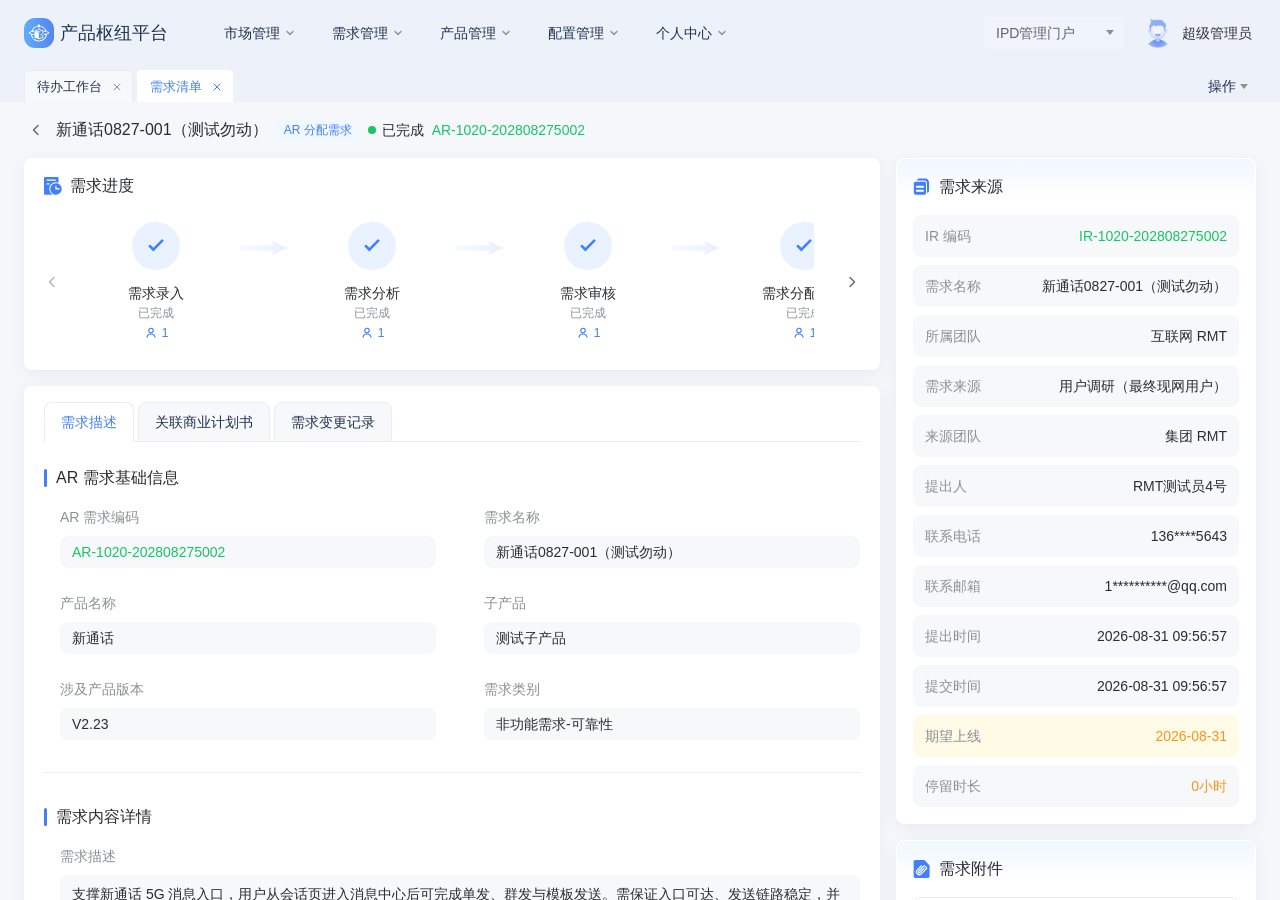
<file: pages/13-需求清单详情/index.html>
<!DOCTYPE html>
<html lang="zh-CN">
<head>
  <meta charset="UTF-8">
  <meta name="viewport" content="width=device-width, initial-scale=1">
  <title>产品枢纽平台 · 需求清单详情</title>
  <link rel="stylesheet" href="../../css/app.css">
</head>
<body data-standalone="listDetail">
  <header class="header" id="header">
    <div class="header-inner">
      <a class="logo" id="logoHome" href="#/me/todo" title="产品枢纽平台">
        <img src="../../img/logo-nav.svg" width="144" height="30" alt="产品枢纽平台">
      </a>

      <nav class="nav" id="nav">
        <button class="nav-item is-current" data-key="market">市场管理<svg class="nav-arrow" viewBox="0 0 12 12" fill="none"><path d="M3 4.5L6 7.5L9 4.5" stroke="currentColor" stroke-width="1.3" stroke-linecap="round" stroke-linejoin="round"/></svg></button>
        <button class="nav-item" data-key="req">需求管理<svg class="nav-arrow" viewBox="0 0 12 12" fill="none"><path d="M3 4.5L6 7.5L9 4.5" stroke="currentColor" stroke-width="1.3" stroke-linecap="round" stroke-linejoin="round"/></svg></button>
        <button class="nav-item" data-key="product">产品管理<svg class="nav-arrow" viewBox="0 0 12 12" fill="none"><path d="M3 4.5L6 7.5L9 4.5" stroke="currentColor" stroke-width="1.3" stroke-linecap="round" stroke-linejoin="round"/></svg></button>
        <button class="nav-item" data-key="config">配置管理<svg class="nav-arrow" viewBox="0 0 12 12" fill="none"><path d="M3 4.5L6 7.5L9 4.5" stroke="currentColor" stroke-width="1.3" stroke-linecap="round" stroke-linejoin="round"/></svg></button>
        <button class="nav-item" data-key="me">个人中心<svg class="nav-arrow" viewBox="0 0 12 12" fill="none"><path d="M3 4.5L6 7.5L9 4.5" stroke="currentColor" stroke-width="1.3" stroke-linecap="round" stroke-linejoin="round"/></svg></button>
      </nav>

      <div class="header-right">
        <div class="portal-switch" id="portalSwitch">
          <span class="portal-label">IPD管理门户</span>
          <span class="caret" aria-hidden="true"></span>
          <div class="portal-menu">
            <button type="button" data-portal="ops">产品运营门户</button>
            <button type="button" data-portal="ipd" class="is-active">IPD管理门户</button>
          </div>
        </div>

        <div class="user-entry" id="userEntry">
          <img src="../../img/avatar-admin-right.svg" width="32" height="32" alt="超级管理员">
          <span class="uname">超级管理员</span>
          <div class="user-menu">
            <button id="goTodo">待办工作台</button>
            <button type="button" onclick="goPath('#/me/notices')">公告消息</button>
          </div>
        </div>
      </div>
    </div>

    <div class="mega-mask" id="megaMask"></div>
    <div class="mega" id="mega">
      <div class="mega-inner">
        <aside class="mega-l1">
          <button type="button" class="mega-l1-name" id="megaL1Btn">
            <span id="megaL1Title">市场管理</span>
          </button>
        </aside>
        <div class="mega-right">
          <div class="mega-cols" id="megaBody"></div>
          <button class="mega-close" id="megaClose" aria-label="关闭">
            <svg width="20" height="20" viewBox="0 0 20 20" fill="none">
              <path d="M5 5l10 10M15 5L5 15" stroke="currentColor" stroke-width="1.4" stroke-linecap="round"/>
            </svg>
          </button>
        </div>
      </div>
    </div>
  </header>

  <div class="tags-bar">
    <div class="tags-list" id="tagsList"></div>
    <div class="tags-more" id="tagsMore">
      <button type="button" class="tags-more-btn" id="tagsMoreBtn">
        操作
        <span class="caret" aria-hidden="true"></span>
      </button>
      <div class="tags-more-menu">
        <button type="button" data-close-act="others">关闭其它</button>
        <button type="button" data-close-act="all">关闭全部</button>
        <button type="button" data-close-act="fullscreen">全屏</button>
      </div>
    </div>
  </div>

  <main class="main">
    <!-- 需求清单详情 -->
    <section id="pageReqListDetail" class="hidden">
      <div class="rd-head">
        <button type="button" class="rd-back" id="rldBack" aria-label="返回">
          <svg width="16" height="16" viewBox="0 0 16 16" fill="none"><path d="M10 3.5L5.5 8 10 12.5" stroke="currentColor" stroke-width="1.4" stroke-linecap="round" stroke-linejoin="round"/></svg>
        </button>
        <h1 class="page-title">新通话0827-001（测试勿动）</h1>
        <div class="ad-lead-tags">
          <span class="linetag t-ing">AR 分配需求</span>
          <span class="st-tag t-ok"><i></i>已完成</span>
          <span class="ad-id is-code">AR-1020-202808275002</span>
        </div>
      </div>
      <div class="ad-grid">
        <div class="ad-col">
          <div class="bp-card bp-task-progress">
            <div class="bp-card-hd">
              <h3><span class="wb-hd-ico" aria-hidden="true"><img src="../../img/detail/progress.svg" alt=""></span>需求进度</h3>
            </div>
            <div class="step-scroll">
              <button type="button" class="step-arrow" data-dir="-1" aria-label="向左">
                <svg width="16" height="16" viewBox="0 0 16 16" fill="none"><path d="M10 3.5L5.5 8 10 12.5" stroke="currentColor" stroke-width="1.4" stroke-linecap="round" stroke-linejoin="round"/></svg>
              </button>
              <div class="step-scroll-view">
                <ol class="ad-steps bp-steps">
                  <li class="is-done" data-ico="file"><i></i><b>需求录入</b><em>已完成</em>
                    <div class="step-people"><button type="button" class="step-people-btn" aria-label="本环节可处理人"><svg width="14" height="14" viewBox="0 0 14 14" fill="none" aria-hidden="true"><circle cx="7" cy="4.5" r="2.25" stroke="currentColor" stroke-width="1.2"/><path d="M3 11.2c.35-2.05 1.7-3.2 4-3.2s3.65 1.15 4 3.2" stroke="currentColor" stroke-width="1.2" stroke-linecap="round"/></svg><span>1</span></button>
                      <div class="step-people-pop"><div class="step-people-hd">本环节可处理人</div><ul><li>肖瑞丹（互联网公司）</li></ul></div></div>
                  </li>
                  <li class="is-done" data-ico="search"><i></i><b>需求分析</b><em>已完成</em>
                    <div class="step-people"><button type="button" class="step-people-btn" aria-label="本环节可处理人"><svg width="14" height="14" viewBox="0 0 14 14" fill="none" aria-hidden="true"><circle cx="7" cy="4.5" r="2.25" stroke="currentColor" stroke-width="1.2"/><path d="M3 11.2c.35-2.05 1.7-3.2 4-3.2s3.65 1.15 4 3.2" stroke="currentColor" stroke-width="1.2" stroke-linecap="round"/></svg><span>1</span></button>
                      <div class="step-people-pop"><div class="step-people-hd">本环节可处理人</div><ul><li>肖瑞丹（互联网公司）</li></ul></div></div>
                  </li>
                  <li class="is-done" data-ico="audit"><i></i><b>需求审核</b><em>已完成</em>
                    <div class="step-people"><button type="button" class="step-people-btn" aria-label="本环节可处理人"><svg width="14" height="14" viewBox="0 0 14 14" fill="none" aria-hidden="true"><circle cx="7" cy="4.5" r="2.25" stroke="currentColor" stroke-width="1.2"/><path d="M3 11.2c.35-2.05 1.7-3.2 4-3.2s3.65 1.15 4 3.2" stroke="currentColor" stroke-width="1.2" stroke-linecap="round"/></svg><span>1</span></button>
                      <div class="step-people-pop"><div class="step-people-hd">本环节可处理人</div><ul><li>肖瑞丹（互联网公司）</li></ul></div></div>
                  </li>
                  <li class="is-done" data-ico="people"><i></i><b>需求分配决策</b><em>已完成</em>
                    <div class="step-people"><button type="button" class="step-people-btn" aria-label="本环节可处理人"><svg width="14" height="14" viewBox="0 0 14 14" fill="none" aria-hidden="true"><circle cx="7" cy="4.5" r="2.25" stroke="currentColor" stroke-width="1.2"/><path d="M3 11.2c.35-2.05 1.7-3.2 4-3.2s3.65 1.15 4 3.2" stroke="currentColor" stroke-width="1.2" stroke-linecap="round"/></svg><span>1</span></button>
                      <div class="step-people-pop"><div class="step-people-hd">本环节可处理人</div><ul><li>肖瑞丹（互联网公司-PDT）</li></ul></div></div>
                  </li>
                  <li class="is-skip" data-ico="clipboard"><i></i><b>需求纳入商业计划书</b><em>跳过</em></li>
                  <li class="is-done" data-ico="code"><i></i><b>需求研发</b><em>已完成</em>
                    <div class="step-people"><button type="button" class="step-people-btn" aria-label="本环节可处理人"><svg width="14" height="14" viewBox="0 0 14 14" fill="none" aria-hidden="true"><circle cx="7" cy="4.5" r="2.25" stroke="currentColor" stroke-width="1.2"/><path d="M3 11.2c.35-2.05 1.7-3.2 4-3.2s3.65 1.15 4 3.2" stroke="currentColor" stroke-width="1.2" stroke-linecap="round"/></svg><span>1</span></button>
                      <div class="step-people-pop"><div class="step-people-hd">本环节可处理人</div><ul><li>肖瑞丹（互联网公司-PDT）</li></ul></div></div>
                  </li>
                  <li class="is-done" data-ico="archive"><i></i><b>需求关闭</b><em>已完成</em>
                    <div class="step-people"><button type="button" class="step-people-btn" aria-label="本环节可处理人"><svg width="14" height="14" viewBox="0 0 14 14" fill="none" aria-hidden="true"><circle cx="7" cy="4.5" r="2.25" stroke="currentColor" stroke-width="1.2"/><path d="M3 11.2c.35-2.05 1.7-3.2 4-3.2s3.65 1.15 4 3.2" stroke="currentColor" stroke-width="1.2" stroke-linecap="round"/></svg><span>1</span></button>
                      <div class="step-people-pop"><div class="step-people-hd">本环节可处理人</div><ul><li>肖瑞丹（互联网公司-PDT）</li></ul></div></div>
                  </li>
                </ol>
              </div>
              <button type="button" class="step-arrow" data-dir="1" aria-label="向右">
                <svg width="16" height="16" viewBox="0 0 16 16" fill="none"><path d="M6 3.5L10.5 8 6 12.5" stroke="currentColor" stroke-width="1.4" stroke-linecap="round" stroke-linejoin="round"/></svg>
              </button>
            </div>
          </div>
          <div class="ad-main">
            <div class="ad-tabs" id="rldTabs">
              <button type="button" class="ad-tab is-on" data-pane="desc">需求描述</button>
              <button type="button" class="ad-tab" data-pane="bp">关联商业计划书</button>
              <button type="button" class="ad-tab" data-pane="chg">需求变更记录</button>
            </div>
            <div id="rldPaneDesc">
              <section class="ad-sec">
                <h3>AR 需求基础信息</h3>
                <div class="ad-fields">
                  <div class="ad-field"><label>AR 需求编码</label><div class="ad-val is-code">AR-1020-202808275002</div></div>
                  <div class="ad-field"><label>需求名称</label><div class="ad-val">新通话0827-001（测试勿动）</div></div>
                  <div class="ad-field"><label>产品名称</label><div class="ad-val">新通话</div></div>
                  <div class="ad-field"><label>子产品</label><div class="ad-val">测试子产品</div></div>
                  <div class="ad-field"><label>涉及产品版本</label><div class="ad-val">V2.23</div></div>
                  <div class="ad-field"><label>需求类别</label><div class="ad-val">非功能需求-可靠性</div></div>
                </div>
              </section>
              <section class="ad-sec">
                <h3>需求内容详情</h3>
                <div class="ad-stack">
                  <div class="ad-field is-full"><label>需求描述</label><div class="ad-val is-area">支撑新通话 5G 消息入口，用户从会话页进入消息中心后可完成单发、群发与模板发送。需保证入口可达、发送链路稳定，并兼容现网消息能力与失败重试。</div></div>
                  <div class="ad-field is-full"><label>技术成熟度</label><div class="ad-val is-area">消息中台已具备模板与通道能力，5G 消息入口可复用现网发送队列。群发与模板下发链路已在试点环境验证，需补齐入口鉴权与失败重试。</div></div>
                  <div class="ad-field is-full"><label>初步方案建议</label><div class="ad-val is-area">在新通话增加 5G 消息入口，承接模板选择、群发配置与发送结果回执；后台复用消息中台任务队列，上线后纳入 PDT 运维监控。</div></div>
                </div>
              </section>
              <section class="ad-sec">
                <h3>价值与优先级</h3>
                <div class="ad-fields n3">
                  <div class="ad-field"><label>紧急程度</label><div class="ad-val"><span class="linetag t-ing">低</span></div></div>
                  <div class="ad-field"><label>绩效优先级</label><div class="ad-val"><span class="linetag t-warn">中</span></div></div>
                  <div class="ad-field"><label>战略契合度</label><div class="ad-val"><span class="linetag t-alert">高</span></div></div>
                  <div class="ad-field"><label>预估收入（万元）</label><div class="ad-val">4345.0345</div></div>
                  <div class="ad-field"><label>影响用户数（万）</label><div class="ad-val">2345.0000</div></div>
                </div>
              </section>
              <section class="ad-sec">
                <h3>研发计划</h3>
                <div class="ad-fields">
                  <div class="ad-field"><label>计划完成时间</label><div class="ad-val">2026-08-31</div></div>
                  <div class="ad-field"><label>计划上线时间</label><div class="ad-val">2026-08-31</div></div>
                  <div class="ad-field"><label>预计开发周期</label><div class="ad-val">3 周</div></div>
                  <div class="ad-field"><label>开发工作量（人天）</label><div class="ad-val">100</div></div>
                </div>
              </section>
              <section class="ad-sec">
                <div class="ad-sec-hd">
                  <h3>完成说明</h3>
                  <button type="button" class="ad-link" id="rldTrace">
                    <svg width="14" height="14" viewBox="0 0 14 14" fill="none"><circle cx="7" cy="7" r="5.2" stroke="currentColor" stroke-width="1.2"/><path d="M7 4.2V7l1.8 1.2" stroke="currentColor" stroke-width="1.2" stroke-linecap="round"/></svg>
                    查看轨迹
                  </button>
                </div>
                <div class="ad-arb">
                  <div class="ad-arb-hd">需求研发　完成开发<span class="linetag t-ok">已上线</span></div>
                  <div class="ad-arb-meta">肖瑞丹　互联网公司-PDT　139****6826　2026-08-27 10:09:44</div>
                </div>
              </section>
            </div>
            <div id="rldPaneBp" class="hidden">
              <div class="empty">
                <svg width="64" height="48" viewBox="0 0 64 48" fill="none"><rect x="8" y="10" width="48" height="30" rx="4" stroke="#EBEBF0"/><path d="M8 20h48" stroke="#EBEBF0"/><rect x="16" y="26" width="14" height="6" rx="2" fill="#F2F3F5"/><rect x="34" y="26" width="14" height="6" rx="2" fill="#F2F3F5"/></svg>
                <p>暂无关联商业计划书</p>
              </div>
            </div>
            <div id="rldPaneChg" class="hidden">
              <div class="empty">
                <svg width="64" height="48" viewBox="0 0 64 48" fill="none"><rect x="8" y="10" width="48" height="30" rx="4" stroke="#EBEBF0"/><path d="M8 20h48" stroke="#EBEBF0"/><rect x="16" y="26" width="14" height="6" rx="2" fill="#F2F3F5"/><rect x="34" y="26" width="14" height="6" rx="2" fill="#F2F3F5"/></svg>
                <p>暂无变更记录</p>
              </div>
            </div>
          </div>
        </div>
        <aside class="ad-side side-rail">
          <section class="side-card">
            <h3 class="side-card-hd">
              <span class="wb-hd-ico" aria-hidden="true"><img src="../../img/detail/demand-source.svg" alt=""></span>
              需求来源
            </h3>
            <dl class="side-rows">
              <div class="side-row"><dt>IR 编码</dt><dd class="is-code">IR-1020-202808275002</dd></div>
              <div class="side-row"><dt>需求名称</dt><dd>新通话0827-001（测试勿动）</dd></div>
              <div class="side-row"><dt>所属团队</dt><dd>互联网 RMT</dd></div>
              <div class="side-row"><dt>需求来源</dt><dd>用户调研（最终现网用户）</dd></div>
              <div class="side-row"><dt>来源团队</dt><dd>集团 RMT</dd></div>
              <div class="side-row"><dt>提出人</dt><dd>RMT测试员4号</dd></div>
              <div class="side-row"><dt>联系电话</dt><dd>136****5643</dd></div>
              <div class="side-row"><dt>联系邮箱</dt><dd>1**********@qq.com</dd></div>
              <div class="side-row"><dt>提出时间</dt><dd>2026-08-31 09:56:57</dd></div>
              <div class="side-row"><dt>提交时间</dt><dd>2026-08-31 09:56:57</dd></div>
              <div class="side-row is-warn"><dt>期望上线</dt><dd class="is-warn">2026-08-31</dd></div>
              <div class="side-row"><dt>停留时长</dt><dd class="is-warn">0小时</dd></div>
            </dl>
          </section>
          <section class="side-card">
            <h3 class="side-card-hd">
              <span class="wb-hd-ico" aria-hidden="true"><img src="../../img/detail/attachment.svg" alt=""></span>
              需求附件
            </h3>
            <ul class="side-file-list">
              <li class="side-file-item">
                <span class="side-file-ico"><img src="../../img/detail/file.svg" alt=""></span>
                <div class="side-file-meta">
                  <b>方案管理需求(1).doc</b>
                  <em>609KB · 2026-08-31 09:56:57</em>
                </div>
                <button type="button" class="side-file-dl" aria-label="下载方案管理需求(1).doc">
                  <svg width="14" height="14" viewBox="0 0 14 14" fill="none"><path d="M7 2.5v6M4.5 7.5L7 10l2.5-2.5M2.5 11.5h9" stroke="currentColor" stroke-width="1.2" stroke-linecap="round" stroke-linejoin="round"/></svg>
                </button>
              </li>
              <li class="side-file-item">
                <span class="side-file-ico"><img src="../../img/detail/file.svg" alt=""></span>
                <div class="side-file-meta">
                  <b>商机字段优化817版本.doc</b>
                  <em>512KB · 2026-08-31 09:56:57</em>
                </div>
                <button type="button" class="side-file-dl" aria-label="下载商机字段优化817版本.doc">
                  <svg width="14" height="14" viewBox="0 0 14 14" fill="none"><path d="M7 2.5v6M4.5 7.5L7 10l2.5-2.5M2.5 11.5h9" stroke="currentColor" stroke-width="1.2" stroke-linecap="round" stroke-linejoin="round"/></svg>
                </button>
              </li>
              <li class="side-file-item">
                <span class="side-file-ico"><img src="../../img/detail/file.svg" alt=""></span>
                <div class="side-file-meta">
                  <b>GF001产品商业计划书-2026版.doc</b>
                  <em>1.2MB · 2026-08-31 09:56:57</em>
                </div>
                <button type="button" class="side-file-dl" aria-label="下载GF001产品商业计划书-2026版.doc">
                  <svg width="14" height="14" viewBox="0 0 14 14" fill="none"><path d="M7 2.5v6M4.5 7.5L7 10l2.5-2.5M2.5 11.5h9" stroke="currentColor" stroke-width="1.2" stroke-linecap="round" stroke-linejoin="round"/></svg>
                </button>
              </li>
              <li class="side-file-item">
                <span class="side-file-ico"><img src="../../img/detail/file.svg" alt=""></span>
                <div class="side-file-meta">
                  <b>GF001产品商业计划书-2026版.pdf</b>
                  <em>856KB · 2026-08-31 09:56:57</em>
                </div>
                <button type="button" class="side-file-dl" aria-label="下载GF001产品商业计划书-2026版.pdf">
                  <svg width="14" height="14" viewBox="0 0 14 14" fill="none"><path d="M7 2.5v6M4.5 7.5L7 10l2.5-2.5M2.5 11.5h9" stroke="currentColor" stroke-width="1.2" stroke-linecap="round" stroke-linejoin="round"/></svg>
                </button>
              </li>
            </ul>
          </section>
          <section class="side-card">
            <h3 class="side-card-hd">
              <span class="wb-hd-ico" aria-hidden="true"><img src="../../img/detail/operation-log.svg" alt=""></span>
              操作日志
            </h3>
            <ul class="ad-log">
              <li>
                <i class="dot on"></i>
                <div>
                  <div class="ad-log-hd"><b>录入原始需求</b><time>2026-08-31 09:56:57</time></div>
                  <p data-log-label="操作人">RMT测试员4号</p>
                  <p data-log-label="组织">集团-RMT</p>
                  <p data-log-label="联系电话">136****5643</p>
                </div>
              </li>
              <li>
                <i class="dot"></i>
                <div>
                  <div class="ad-log-hd"><b>完成研发</b><time>2026-08-27 10:09:44</time></div>
                  <p data-log-label="操作人">肖瑞丹</p>
                  <p data-log-label="组织">互联网公司-PDT</p>
                  <p data-log-label="联系电话">139****6826</p>
                </div>
              </li>
              <li class="ad-log-more hidden">
                <i class="dot"></i>
                <div>
                  <div class="ad-log-hd"><b>分配至 PDT</b><time>2026-08-27 09:42:20</time></div>
                  <p data-log-label="操作人">肖瑞丹</p>
                  <p data-log-label="组织">互联网 RMT</p>
                  <p data-log-label="联系电话">139****6826</p>
                </div>
              </li>
            </ul>
            <button type="button" class="ad-more" id="rldLogMore">展开日志
              <svg width="10" height="10" viewBox="0 0 12 12" fill="none"><path d="M3 4.5L6 7.5L9 4.5" stroke="currentColor" stroke-linecap="round"/></svg>
            </button>
          </section>
        </aside>
      </div>
    </section>
  </main>

  

  <div class="dlg hidden" id="confirmDlg">
    <div class="dlg-mask" id="confirmMask"></div>
    <div class="dlg-card confirm-card" role="dialog" aria-modal="true" aria-labelledby="confirmTitle">
      <button type="button" class="dlg-x" id="confirmClose" aria-label="关闭">
        <svg width="20" height="20" viewBox="0 0 20 20" fill="none"><path d="M5 5l10 10M15 5L5 15" stroke="currentColor" stroke-width="1.4" stroke-linecap="round"/></svg>
      </button>
      <div class="confirm-hd">
        <span class="confirm-ico" aria-hidden="true">
          <svg width="24" height="24" viewBox="0 0 24 24" fill="none"><circle cx="12" cy="12" r="12" fill="#FFC53D"/><path d="M12 7v6.2" stroke="#fff" stroke-width="1.8" stroke-linecap="round"/><circle cx="12" cy="16.6" r="1.15" fill="#fff"/></svg>
        </span>
        <h3 id="confirmTitle">确定要删除吗？</h3>
      </div>
      <p class="confirm-desc" id="confirmDesc"></p>
      <div class="dlg-ft">
        <button type="button" class="btn btn-ghost" id="confirmCancel">取消</button>
        <button type="button" class="btn btn-primary" id="confirmOk">确定</button>
      </div>
    </div>
  </div>

  <div class="cal-pop hidden" id="calPop"></div>

  <div class="toast" id="toast">
    <span class="toast-ico is-ok" aria-hidden="true">
      <img src="../../img/toast-success.svg" width="28" height="28" alt="">
    </span>
    <span class="toast-ico is-fail" aria-hidden="true">
      <img src="../../img/toast-error.svg" width="28" height="28" alt="">
    </span>
    <span class="toast-txt"></span>
  </div>

  <script src="../../js/app.js"></script>
</body>
</html>
</file>
<file: css/app.css>
/* 产品枢纽平台 UIUE 设计规范 2026 V1.0 + Mega Menu PRD */
:root {
  --brand: #417FFB;
  --brand-hover: #417FFB;
  --success: #16C566;
  --error: #F3481C;
  --warning: #FD921D;
  --text-1: #2A2B33;
  --text-2: #3F4247;
  --text-3: #626469;
  --text-4: #8C8F94;
  --text-nav: #203251;
  --header-bg: #ECF1FA;
  --disabled: #F2F3F5;
  --bg: #F5F7FA;
  --white: #FFFFFF;
  --border: #EBEBF0;
  --ctrl-border: #DCDDE5;
  --split: #EBEBF0;
  --head-bg: #F7F8FA;
  --row-hover: #F1F7FE;
  --placeholder: #B0B2BF;
  --tag-bg: #F0F7FF;
  --radius-card: 8px;
  --radius-ctrl: 4px;
  --shadow-card: 0 4px 16px 0 rgba(72, 90, 129, 0.08);
  --header-h: 66px;
  --tags-h: 36px;
  --page-pad: 24px;
  --logo-w: 144px;
  --logo-gap: 40px;
  --nav-item-pad-x: 16px;
  --mega-l2-inset: 64px;
  --mega-l1-w: calc(var(--page-pad) + var(--logo-w) + var(--logo-gap) + var(--nav-item-pad-x) - 40px);
  --ctrl-h: 32px;
  --side-w: 360px;
  --font: "PingFang SC", "PingFangSC-Regular", "Microsoft YaHei", "Source Han Sans SC", -apple-system, BlinkMacSystemFont, sans-serif;
}

* { box-sizing: border-box; margin: 0; padding: 0; }
html, body {
  height: 100%;
  overflow: hidden;
}
html, body, * {
  scrollbar-width: none;
  -ms-overflow-style: none;
}
html::-webkit-scrollbar,
body::-webkit-scrollbar,
*::-webkit-scrollbar {
  display: none;
  width: 0;
  height: 0;
}
body {
  font-family: var(--font);
  font-size: 14px;
  line-height: 22px;
  color: var(--text-2);
  background: var(--bg);
  min-width: 1100px;
  display: flex;
  flex-direction: column;
}
button, input, select { font-family: inherit; }
a { color: var(--brand); text-decoration: none; }
a:hover { color: var(--brand-hover); }
button { cursor: pointer; border: none; background: none; }
ul { list-style: none; }
img { display: block; }

/* ========== Header ========== */
.header {
  position: sticky;
  top: 0;
  z-index: 200;
  height: var(--header-h);
  flex: none;
  background: var(--header-bg);
  border-bottom: 1px solid transparent;
}
.header-inner {
  width: 100%;
  height: 100%;
  padding: 0 var(--page-pad);
  display: flex;
  align-items: center;
}
.logo {
  width: var(--logo-w);
  height: 30px;
  flex: 0 0 var(--logo-w);
  margin-right: var(--logo-gap);
}
.logo img { width: var(--logo-w); height: 30px; }

.nav {
  display: flex;
  align-items: stretch;
  height: 100%;
  gap: 4px;
}
.nav-item {
  position: relative;
  height: 100%;
  padding: 0 var(--nav-item-pad-x);
  display: flex;
  align-items: center;
  gap: 4px;
  font-size: 14px;
  font-weight: 500;
  color: var(--text-nav);
  line-height: 22px;
  white-space: nowrap;
  background: transparent;
  transition: color 0.15s;
}
.nav-item:hover,
.nav-item.is-open {
  color: var(--brand-hover);
  background: transparent;
}
.nav-item.is-current:not(:hover):not(.is-open) {
  color: var(--text-nav);
}
.nav-arrow {
  width: 12px;
  height: 12px;
  color: var(--text-4);
  flex: none;
  transition: transform 0.2s ease, color 0.15s;
}
.nav-item:hover .nav-arrow,
.nav-item.is-open .nav-arrow {
  color: var(--brand-hover);
  transform: rotate(180deg);
}
.nav-item::after {
  content: "";
  position: absolute;
  left: 50%;
  bottom: 10px;
  width: 24px;
  height: 3px;
  margin-left: -12px;
  background: var(--brand);
  border-radius: 1px;
  opacity: 0;
  transform: scaleX(0);
  transition: opacity 0.16s ease, transform 0.2s ease;
}
.nav-item:hover::after,
.nav-item.is-open::after {
  opacity: 1;
  transform: scaleX(1);
  background: var(--brand-hover);
}

.header-right {
  margin-left: auto;
  display: flex;
  align-items: center;
  gap: 16px;
  height: 100%;
}

.portal-switch {
  height: 32px;
  padding: 0 10px 0 12px;
  display: flex;
  align-items: center;
  gap: 6px;
  border: none;
  outline: none;
  box-shadow: none;
  border-radius: var(--radius-ctrl);
  background: #F0F4FB;
  color: var(--text-3);
  font-size: 14px;
  line-height: 22px;
  min-width: 140px;
  position: relative;
  cursor: pointer;
  transition: background 0.16s ease;
}
.portal-switch:hover,
.portal-switch.is-on { background: #FFFFFF; }
.portal-switch .caret {
  width: 0;
  height: 0;
  margin-left: auto;
  border-left: 4px solid transparent;
  border-right: 4px solid transparent;
  border-top: 5px solid var(--text-4);
}
.portal-menu {
  display: none;
  position: absolute;
  top: calc(100% + 4px);
  left: 0;
  min-width: 100%;
  background: var(--white);
  border-radius: var(--radius-card);
  box-shadow: var(--shadow-card);
  padding: 4px 0;
  z-index: 40;
}
.portal-switch.is-on .portal-menu { display: block; }
.portal-menu button {
  display: block;
  width: 100%;
  text-align: left;
  padding: 8px 16px;
  font-size: 14px;
  color: var(--text-nav);
  line-height: 22px;
  font-weight: 400;
}
.portal-menu button:hover,
.portal-menu button.is-active {
  background: #F0F7FF;
  color: var(--text-nav);
  font-weight: 500;
}

.icon-btn {
  width: 32px;
  height: 32px;
  display: flex;
  align-items: center;
  justify-content: center;
  color: var(--text-2);
  position: relative;
  border-radius: 4px;
}
.icon-btn:hover { background: var(--head-bg); color: var(--brand-hover); }
.icon-btn .badge {
  position: absolute;
  top: 2px;
  right: 2px;
  min-width: 16px;
  height: 16px;
  padding: 0 4px;
  background: var(--error);
  color: #fff;
  font-size: 12px;
  line-height: 16px;
  border-radius: 8px;
  font-weight: 400;
}

.user-entry {
  display: flex;
  align-items: center;
  gap: 8px;
  height: 32px;
  padding: 0 4px 0 2px;
  border-radius: 4px;
  position: relative;
}
.user-entry:hover { background: var(--head-bg); }
.user-entry img {
  width: 32px;
  height: 32px;
  border-radius: 0;
  object-fit: contain;
  background: transparent;
}
.user-entry .uname {
  font-size: 14px;
  line-height: 22px;
  font-weight: 400;
  color: #333333;
}
.user-menu {
  display: none;
  position: absolute;
  top: calc(100% + 6px);
  right: 0;
  min-width: 140px;
  background: var(--white);
  border-radius: var(--radius-card);
  box-shadow: var(--shadow-card);
  padding: 4px 0;
  z-index: 30;
}
.user-entry.is-on .user-menu { display: block; }
.user-menu button {
  display: block;
  width: 100%;
  text-align: left;
  padding: 8px 16px;
  font-size: 14px;
  color: var(--text-2);
}
.user-menu button:hover { background: var(--row-hover); color: var(--brand); }

/* ========== Mega Menu（阿里云：左一级说明 / 右四列二级） ========== */
.mega-mask {
  display: none;
  position: fixed;
  left: 0;
  right: 0;
  top: var(--header-h);
  bottom: 0;
  z-index: 180;
  background: rgba(42, 43, 51, 0.28);
}
.mega-mask.is-open { display: block; }
.mega {
  display: none;
  position: absolute;
  left: 0;
  right: 0;
  top: var(--header-h);
  z-index: 190;
  background: var(--white);
  box-shadow: var(--shadow-card);
}
.mega.is-open { display: block; }
.mega-inner {
  width: 100%;
  display: flex;
  align-items: stretch;
}
.mega-l1 {
  flex: 0 0 var(--mega-l1-w);
  width: var(--mega-l1-w);
  padding: 32px 28px 32px 40px;
  background: var(--head-bg);
}
.mega-l1-name {
  position: relative;
  display: inline-flex;
  align-items: center;
  gap: 6px;
  height: 24px;
  font-size: 16px;
  font-weight: 500;
  color: var(--text-nav);
  line-height: 24px;
  text-align: left;
  background: none;
  padding: 0 0 10px;
  box-sizing: content-box;
  transition: color 0.15s;
}
.mega-l1-name::after {
  content: "";
  position: absolute;
  left: 0;
  bottom: 0;
  width: 32px;
  height: 3px;
  background: var(--brand);
  border-radius: 1px;
}
.mega-l1-name:hover {
  color: var(--brand);
}
.mega-right {
  flex: 1;
  min-width: 0;
  padding: 32px 64px 32px var(--mega-l2-inset);
  background: var(--white);
  position: relative;
}
.mega-cols {
  display: grid;
  grid-template-columns: repeat(4, minmax(0, 1fr));
  column-gap: 48px;
  row-gap: 28px;
  align-content: start;
}
.mega-group {
  min-width: 0;
}
.mega-group-title,
.mega-link {
  position: relative;
  display: flex;
  align-items: center;
  gap: 4px;
  width: 100%;
  height: 24px;
  text-align: left;
  font-size: 16px;
  font-weight: 500;
  color: var(--text-nav);
  line-height: 24px;
  padding: 0;
  background: none;
}
.mega-group-title {
  padding: 0 0 10px;
  margin-bottom: 10px;
  box-sizing: content-box;
}
.mega-group-title::after {
  content: "";
  position: absolute;
  left: 0;
  bottom: 0;
  width: 50%;
  height: 1px;
  background: var(--split);
}
.mega-link:hover,
.mega-group-title:hover {
  color: var(--brand);
}
.mega-link-sub {
  display: block;
  width: 100%;
  text-align: left;
  font-size: 14px;
  font-weight: 400;
  line-height: 22px;
  color: var(--text-3);
  padding: 8px 0;
}
.mega-link-sub:hover { color: var(--brand); }
.mega-close {
  position: absolute;
  top: 16px;
  right: 24px;
  width: 20px;
  height: 20px;
  color: var(--text-2);
  display: flex;
  align-items: center;
  justify-content: center;
  z-index: 2;
}
.mega-close:hover { color: var(--brand); }

/* ========== 打开页签 ========== */
.tags-bar {
  height: var(--tags-h);
  flex: none;
  background: var(--header-bg);
  padding: 0 var(--page-pad);
  display: flex;
  align-items: flex-end;
  gap: 8px;
  position: sticky;
  top: var(--header-h);
  z-index: 150;
}
.tags-list {
  display: flex;
  align-items: flex-end;
  gap: 4px;
  flex: 1;
  min-width: 0;
  overflow-x: auto;
  scrollbar-width: none;
}
.tags-list::-webkit-scrollbar { display: none; }
.tag-item {
  height: 32px;
  padding: 0 8px 0 12px;
  display: flex;
  align-items: center;
  gap: 8px;
  font-size: 13px;
  line-height: 20px;
  color: var(--text-nav);
  background: rgba(255, 255, 255, 0.55);
  border: 1px solid var(--split);
  border-bottom: none;
  border-radius: 4px 4px 0 0;
  white-space: nowrap;
  flex: none;
}
.tag-item:hover { color: var(--brand); }
.tag-item.is-on {
  color: var(--brand);
  background: var(--white);
  border-color: transparent;
  font-weight: 500;
}
.tag-close {
  width: 14px;
  height: 14px;
  display: flex;
  align-items: center;
  justify-content: center;
  color: var(--text-4);
  border-radius: 2px;
}
.tag-item.is-on .tag-close { color: var(--brand); }
.tag-close:hover { background: var(--row-hover); color: var(--brand); }
.tags-more {
  position: relative;
  flex: none;
  height: 32px;
  display: flex;
  align-items: center;
}
.tags-more-btn {
  height: 28px;
  padding: 0 8px;
  display: flex;
  align-items: center;
  gap: 4px;
  font-size: 14px;
  line-height: 22px;
  color: var(--text-nav);
}
.tags-more-btn svg { color: var(--text-4); }
.tags-more-btn .caret {
  width: 0;
  height: 0;
  border-left: 4px solid transparent;
  border-right: 4px solid transparent;
  border-top: 5px solid var(--text-4);
}
.tags-more-btn:hover { color: var(--brand); }
.tags-more-menu {
  display: none;
  position: absolute;
  top: calc(100% + 4px);
  right: 0;
  min-width: 120px;
  background: var(--white);
  border-radius: var(--radius-card);
  box-shadow: var(--shadow-card);
  padding: 4px 0;
  z-index: 40;
}
.tags-more.is-on .tags-more-menu { display: block; }
.tags-more-menu button {
  display: block;
  width: 100%;
  text-align: left;
  padding: 8px 14px;
  font-size: 13px;
  color: var(--text-2);
}
.tags-more-menu button:hover { background: #F0F7FF; color: var(--brand); }

/* ========== Page ========== */
.main {
  width: 100%;
  padding: 16px var(--page-pad) 24px;
  position: relative;
  z-index: 1;
  flex: 1;
  min-height: 0;
  display: flex;
  flex-direction: column;
  overflow: auto;
}
.main > section {
  flex: 1;
  min-width: 0;
  min-height: 0;
  width: 100%;
  overflow: hidden;
}
#pageInsight,
#pageAnalysis,
#pageReqOverview,
#pageReqList,
#pageReqAssign,
#pageReqArb,
#pageReqChange,
#pageReqDev,
#pageReqEntry,
#pageReqAssignForm,
#pageBpList,
#pageBpHandle,
#pageAnDetail,
#pageReqDevDetail,
#pageReqListDetail,
#pageBpPlan,
#pageBpOvDetail,
#pageBpEdit,
#pageBpOverview,
#pageInner {
  display: flex;
  flex-direction: column;
}
#pageBpOverview,
#pageBpOvDetail,
#pageBpEdit {
  overflow: auto;
}
#pageInsight,
#pageSpectrum {
  flex: 1 0 auto;
  min-height: 100%;
  height: auto;
  overflow: visible;
}
#pageInsight > .panel {
  flex: none;
  min-height: 0;
  overflow: visible;
  display: flex;
  flex-direction: column;
}
#pageInsight .report-list {
  flex: none;
  overflow: visible;
}
#pageAnalysis > .panel,
#pageBpList > .panel,
#pageBpHandle > .panel,
#pageReqList > .panel,
#pageReqAssign > .panel,
#pageReqArb > .panel,
#pageReqChange > .panel,
#pageReqDev > .panel {
  flex: 1;
  min-height: 0;
  display: flex;
  flex-direction: column;
}
#pageAnalysis .table-wrap,
#pageBpList .table-wrap,
#pageBpHandle .table-wrap,
#pageInner .inner-card,
#pageReqList .table-wrap,
#pageReqAssign .table-wrap,
#pageReqArb .table-wrap,
#pageReqChange .table-wrap,
#pageReqDev .table-wrap {
  flex: 1;
  min-height: 0;
  overflow: auto;
}
body.is-cockpit .main { padding: 0; }
body.is-cockpit { background: #061428; }
#pageCockpit {
  flex: 1;
  min-height: 0;
  display: flex;
  overflow: hidden;
  background: #061428;
}
.cockpit-shot {
  width: 100%;
  height: 100%;
  object-fit: contain;
  object-position: center top;
  display: block;
}

.page-head {
  display: flex;
  align-items: center;
  justify-content: space-between;
  gap: 16px;
  margin-bottom: 16px;
  flex: none;
}
.crumb {
  font-size: 12px;
  line-height: 18px;
  color: var(--text-4);
  margin-bottom: 4px;
}
.page-title {
  font-size: 18px;
  font-weight: 500;
  line-height: 26px;
  color: var(--text-1);
}

.btn {
  height: var(--ctrl-h);
  padding: 0 16px;
  border-radius: var(--radius-ctrl);
  font-size: 14px;
  line-height: 22px;
  display: inline-flex;
  align-items: center;
  justify-content: center;
  gap: 6px;
  white-space: nowrap;
}
.btn-primary {
  background: var(--brand);
  color: #fff;
}
.btn-primary:hover { opacity: 0.88; }
.btn-ghost {
  background: var(--white);
  color: var(--text-1);
  border: 1px solid var(--ctrl-border);
}
.btn-ghost:hover { color: var(--brand-hover); border-color: var(--brand-hover); }
.btn-ghost.is-brand {
  color: var(--brand);
  border-color: var(--brand);
}
.btn-ghost.is-brand:hover { opacity: 0.88; color: var(--brand); border-color: var(--brand); }
.btn-ghost.btn-reject {
  color: var(--error);
  border-color: var(--error);
}
.btn-ghost.btn-reject:hover {
  color: var(--error);
  border-color: var(--error);
  background: #FFF2F0;
}

/* 数据模块：左文右图标；右上角同色雾面光斑（贴在白色卡片上，不跟图标中心） */
.stat-mods {
  display: grid;
  gap: 16px;
  margin-bottom: 16px;
  flex: none;
}
.stat-mods.n4 { grid-template-columns: repeat(4, minmax(0, 1fr)); }
.stat-mods.n5 { grid-template-columns: repeat(5, minmax(0, 1fr)); }
.stat-mod {
  position: relative;
  display: flex;
  align-items: center;
  justify-content: space-between;
  gap: 20px;
  min-height: 112px;
  padding: 16px 36px 16px 30px;
  background: var(--white);
  border-radius: var(--radius-card);
  box-shadow: var(--shadow-card);
  min-width: 0;
  overflow: hidden;
}
.stat-mod::after {
  content: "";
  position: absolute;
  top: -48px;
  right: -36px;
  width: 176px;
  height: 156px;
  border-radius: 50%;
  pointer-events: none;
  z-index: 0;
  filter: blur(36px);
  opacity: 0.55;
}
.stat-mod-txt,
.stat-mod-ico { position: relative; z-index: 1; }
.stat-mod:has(.t-blue)::after { background: #DCE8FF; }
.stat-mod:has(.t-cyan)::after { background: #D5F3F1; }
.stat-mod:has(.t-purple)::after { background: #E4E2FF; }
.stat-mod:has(.t-orange)::after { background: #FFE9D2; }
.stat-mod:has(.t-green)::after { background: #D8F6E8; }
.stat-mod:has(.t-red)::after { background: #FFE4DC; }
.stat-mod:has(.t-pink)::after { background: #FFE8F2; }
.stat-mod-txt { min-width: 0; flex: 0 1 auto; }
.stat-mod-label {
  font-size: 14px;
  line-height: 22px;
  color: var(--text-3);
}
.stat-mod-num {
  margin-top: 2px;
  font-size: 28px;
  font-weight: 500;
  line-height: 36px;
  color: var(--text-1);
}
.stat-mod-sub {
  margin-top: 2px;
  font-size: 12px;
  line-height: 18px;
  color: var(--text-4);
}
.stat-mod-sub em { font-style: normal; font-weight: 500; }
.stat-mod-sub .is-up { color: var(--success); }
.stat-mod-sub .ok { color: var(--success); }
.stat-mod-sub .err { color: var(--error); }
.stat-mod-ico {
  position: relative;
  flex: none;
  width: 88px;
  height: 88px;
  display: flex;
  align-items: center;
  justify-content: center;
  background: transparent;
}
.stat-mod-ico img {
  position: relative;
  z-index: 1;
  width: 80px;
  height: 80px;
  object-fit: contain;
  display: block;
  background: transparent;
}
#pageBpOverview .stat-mod-ico svg {
  width: 80px;
  height: 80px;
  display: block;
  flex: none;
  overflow: visible;
  filter: none;
}
.stat-mods.n5 .stat-mod { padding: 14px 24px 14px 30px; min-height: 104px; }
.stat-mods.n5 .stat-mod::after {
  width: 140px;
  height: 124px;
  top: -36px;
  right: -28px;
}
.stat-mods.n5 .stat-mod-ico {
  width: 76px;
  height: 76px;
}
.stat-mods.n5 .stat-mod-ico img {
  width: 68px;
  height: 68px;
}

/* 需求分析 */
.an-head { margin-bottom: 12px; }
.an-title-row {
  display: inline-flex;
  align-items: center;
  gap: 8px;
  min-width: 0;
}
.an-title {
  margin: 0;
  font-size: 18px;
  font-weight: 500;
  line-height: 26px;
  color: var(--text-1);
}
.an-tip {
  position: relative;
  flex: none;
  display: inline-flex;
  align-items: center;
  justify-content: center;
  width: 14px;
  height: 14px;
  border: 1px solid #8C8F94;
  border-radius: 50%;
  color: #8C8F94;
  font-size: 10px;
  font-weight: 500;
  line-height: 1;
  cursor: help;
}
.an-tip:hover,
.an-tip:focus-visible {
  color: #626469;
  border-color: #626469;
  outline: none;
}
.an-tip:hover::after,
.an-tip:focus-visible::after {
  content: attr(data-tip);
  position: absolute;
  top: calc(100% + 8px);
  left: 0;
  z-index: 40;
  width: max-content;
  max-width: 360px;
  padding: 8px 12px;
  background: var(--white);
  color: #626469;
  font-size: 12px;
  font-weight: 400;
  line-height: 18px;
  text-align: left;
  white-space: normal;
  border-radius: 4px;
  box-shadow: var(--shadow-card);
  pointer-events: none;
}
.an-tip:hover::before,
.an-tip:focus-visible::before {
  content: "";
  position: absolute;
  top: calc(100% + 2px);
  left: 4px;
  z-index: 41;
  border: 6px solid transparent;
  border-bottom-color: var(--white);
  filter: drop-shadow(0 -1px 1px rgba(72, 90, 129, 0.06));
  pointer-events: none;
}
.an-filter {
  display: flex;
  flex-wrap: nowrap;
  align-items: center;
  gap: 12px 16px;
}
.filter-box {
  display: flex;
  flex-wrap: nowrap;
  align-items: center;
  gap: 12px 16px;
  background: var(--head-bg);
  border: none;
  border-radius: var(--radius-card);
  padding: 12px 16px;
  margin-bottom: 16px;
  flex: none;
}
#pageInsight .filter-box,
#pageAnalysis .filter-box,
#pageReqList .filter-box,
#pageReqDev .filter-box,
#pageReqAssign .filter-box,
#pageReqArb .filter-box,
#pageReqChange .filter-box,
#pageBpList .filter-box,
#pageBpHandle .filter-box {
  background: transparent;
  border: 1px solid var(--border);
  border-radius: 0;
  padding: 20px;
}
.an-search { width: 220px; color: var(--text-2); }
.an-search::placeholder,
.an-filter .ctrl::placeholder { color: var(--placeholder); }
.an-filter .select-like { min-width: 128px; }
.an-filter .ctrl { width: 140px; }
.table-wrap { overflow-x: auto; }
.an-table { min-width: 1180px; }
.an-table th, .an-table td { white-space: nowrap; }
.th-chk,
.an-table td:has(> input[type="checkbox"]) {
  width: 40px;
  text-align: center;
}
.an-table input[type="checkbox"] {
  width: 16px;
  height: 16px;
  margin: 0;
  appearance: none;
  -webkit-appearance: none;
  box-sizing: border-box;
  border: 1px solid #DCDDE5;
  border-radius: 2px;
  background: var(--white);
  vertical-align: middle;
}
.an-table input[type="checkbox"]:checked {
  background: var(--brand);
  border-color: var(--brand);
  background-image: url("data:image/svg+xml,%3Csvg xmlns='http://www.w3.org/2000/svg' viewBox='0 0 16 16'%3E%3Cpath fill='none' stroke='%23fff' stroke-width='1.8' stroke-linecap='round' stroke-linejoin='round' d='M4 8.2l2.4 2.4 5.2-5.2'/%3E%3C/svg%3E");
}
.an-filter .search-wrap { min-width: 240px; flex: 1; max-width: 320px; }
.tag-mini {
  display: inline-block;
  margin-left: 6px;
  height: 20px;
  padding: 0 6px;
  border-radius: 2px;
  background: #FFFBE6;
  color: #D48806;
  font-size: 12px;
  line-height: 20px;
  vertical-align: middle;
}
.urg {
  display: inline-flex;
  align-items: center;
  gap: 6px;
  font-size: 14px;
  line-height: 22px;
  color: var(--text-1);
}
.urg i {
  width: 8px;
  height: 8px;
  border-radius: 50%;
}
.urg.high i { background: var(--error); }
.urg.mid i { background: var(--warning); }
.urg.low i { background: var(--brand); }
.an-table .an-code {
  color: var(--text-2);
  background: none;
  padding: 0;
  font-size: 14px;
  line-height: 22px;
}
#pageReqList .an-code,
#pageReqAssign .an-code,
#pageReqChange .an-code,
#pageReqDev .an-code {
  color: var(--brand);
}
.st-tag {
  display: inline-flex;
  align-items: center;
  gap: 6px;
  font-size: 14px;
  line-height: 22px;
  color: var(--text-1);
  white-space: nowrap;
}
.st-tag i {
  width: 8px;
  height: 8px;
  border-radius: 50%;
  flex: none;
}
.st-tag.t-ing i { background: var(--brand); }
.st-tag.t-alert i { background: var(--error); }
.st-tag.t-ok i { background: var(--success); }
.st-tag.t-warn i { background: var(--warning); }
.st-tag.t-mute i { background: #E3E6ED; }
.td-warn { color: var(--warning); }
.st {
  display: inline-flex;
  align-items: center;
  gap: 6px;
  color: var(--text-1);
}
.st i {
  width: 8px;
  height: 8px;
  border-radius: 50%;
  background: var(--warning);
}
.an-table .link {
  color: var(--brand);
  background: none;
  padding: 0;
  font-size: 14px;
}

/* panel */
.stat-row {
  display: grid;
  grid-template-columns: repeat(5, minmax(0, 1fr));
  gap: 12px;
  margin-bottom: 16px;
}
.stat-card {
  display: flex;
  align-items: center;
  justify-content: space-between;
  gap: 8px;
  min-height: 108px;
  background: var(--white);
  border-radius: var(--radius-card);
  padding: 16px 14px 16px 20px;
}
.stat-meta { min-width: 0; }
.stat-label {
  font-size: 13px;
  font-weight: 400;
  color: var(--text-3);
  line-height: 20px;
}
.stat-num {
  font-size: 28px;
  font-weight: 500;
  line-height: 36px;
  color: var(--text-1);
  margin-top: 2px;
}
.stat-sub {
  margin-top: 4px;
  font-size: 12px;
  line-height: 18px;
  color: var(--text-4);
  display: flex;
  align-items: center;
  gap: 6px;
}
.stat-delta {
  display: inline-flex;
  align-items: center;
  gap: 2px;
  font-weight: 500;
}
.stat-delta svg {
  width: 8px;
  height: 8px;
  fill: currentColor;
}
.stat-delta.is-up { color: var(--success); }
.stat-delta.is-down { color: var(--error); }

/* panel */
.panel {
  background: var(--white);
  border-radius: var(--radius-card);
  padding: 16px 20px 24px;
  box-shadow: var(--shadow-card);
}
.panel-hd {
  display: flex;
  align-items: center;
  justify-content: space-between;
  gap: 16px;
  margin-bottom: 16px;
  flex: none;
}
.panel-hd-ops {
  display: flex;
  align-items: center;
  gap: 8px;
  flex: none;
}

/* 列表页状态 Tab：胶囊 + 数字徽标（需求清单 / 商业计划书等） */
.list-tabs,
.bp-stabs,
.req-tabs {
  display: flex;
  align-items: center;
  flex-wrap: wrap;
  gap: 8px;
  margin: 0 0 16px;
  padding: 0;
  border: none;
  flex: none;
}
.list-tab,
.bp-stab,
.req-tab {
  height: 32px;
  padding: 0 12px;
  margin: 0;
  border: none;
  border-radius: 16px;
  background: #F2F3F5;
  color: var(--text-1);
  font-size: 14px;
  font-weight: 400;
  line-height: 22px;
  display: inline-flex;
  align-items: center;
  gap: 6px;
  white-space: nowrap;
}
.list-tab:hover,
.bp-stab:hover,
.req-tab:hover {
  color: var(--brand);
}
.list-tab.is-on,
.bp-stab.is-on,
.req-tab.is-on {
  background: #F0F7FF;
  color: var(--brand);
  font-weight: 500;
}
.list-tab em,
.bp-stab em,
.req-tab em {
  min-width: 18px;
  height: 18px;
  padding: 0 5px;
  border-radius: 9px;
  background: #E3E6ED;
  color: var(--text-3);
  font-style: normal;
  font-size: 12px;
  line-height: 18px;
  text-align: center;
  box-sizing: border-box;
}
.list-tab.is-on em,
.bp-stab.is-on em,
.req-tab.is-on em {
  background: var(--brand);
  color: #fff;
}

/* 商业洞察：文字分段 Tab */
.seg-tabs {
  display: flex;
  align-items: center;
  flex: none;
}
.seg-tab {
  height: 22px;
  padding: 0 12px;
  font-size: 14px;
  line-height: 22px;
  color: #203251;
  background: transparent;
  border: none;
  border-radius: 0;
  white-space: nowrap;
}
.seg-tab + .seg-tab {
  border-left: 1px solid var(--border);
}
.seg-tab:hover { color: var(--brand); }
.seg-tab.is-on {
  color: var(--brand);
  font-weight: 500;
  background: transparent;
}

/* 商业洞察：文件夹式 Tab */
.subtabs {
  display: flex;
  align-items: flex-end;
  gap: 4px;
  border-bottom: 1px solid var(--border);
  margin-bottom: 0;
  flex: none;
}
.subtab {
  position: relative;
  height: auto;
  padding: 8px 16px;
  margin-bottom: -1px;
  font-size: 14px;
  line-height: 22px;
  color: #203251;
  font-weight: 400;
  display: inline-flex;
  align-items: center;
  gap: 6px;
  background: #F7F8FA;
  border: 1px solid var(--border);
  border-radius: 8px 8px 0 0;
  white-space: nowrap;
}
.subtab.is-on {
  color: var(--brand);
  font-weight: 500;
  background: var(--white);
  border-bottom-color: var(--white);
}
.subtab em {
  min-width: 18px;
  height: 18px;
  padding: 0 5px;
  border-radius: 9px;
  background: #DCDDE5;
  color: #64677A;
  font-style: normal;
  font-size: 12px;
  line-height: 18px;
  text-align: center;
  box-sizing: border-box;
}
.subtab.is-on em {
  background: var(--brand);
  color: #fff;
}
#pageReqList .subtabs,
#pageBpList .subtabs,
#pageBpHandle .subtabs {
  margin-bottom: 16px;
  flex: none;
}

.pills {
  display: flex;
  flex-wrap: wrap;
  gap: 8px;
  margin-bottom: 16px;
}
.pill:not(.seg-tab) {
  height: 28px;
  padding: 0 14px;
  border-radius: 4px;
  border: 1px solid var(--border);
  background: var(--white);
  color: var(--text-2);
  font-size: 14px;
  line-height: 26px;
}
.pill:not(.seg-tab):hover { color: var(--brand); border-color: var(--brand); }
.pill:not(.seg-tab).is-on {
  background: var(--brand);
  border-color: var(--brand);
  color: #fff;
}

.filter-row {
  display: flex;
  align-items: center;
  flex-wrap: nowrap;
  gap: 12px 16px;
}
.filter-fields {
  display: flex;
  flex-wrap: wrap;
  align-items: center;
  gap: 12px 16px;
  min-width: 0;
  flex: 1;
}
.filter-item {
  display: flex;
  align-items: center;
  gap: 8px;
}
.filter-item label {
  font-size: 14px;
  color: var(--text-2);
  white-space: nowrap;
}
.ctrl, .select-like, .search-input, .date-range {
  height: var(--ctrl-h);
  border: 1px solid var(--ctrl-border);
  border-radius: var(--radius-ctrl);
  background: var(--white);
  color: var(--text-2);
  font-size: 14px;
  line-height: 22px;
  padding: 0 10px;
}
.ctrl:focus, .search-input:focus, .date-range:focus-within {
  outline: none;
  border-color: var(--brand);
}
.select-like {
  min-width: 160px;
  display: flex;
  align-items: center;
  justify-content: space-between;
  color: var(--placeholder);
  position: relative;
}
.select-like.has-val { color: var(--text-2); }
.select-like .caret { color: var(--text-4); }
.quick-dates {
  display: flex;
  align-items: center;
  gap: 4px;
}
.quick-dates button {
  height: 28px;
  padding: 0 10px;
  font-size: 14px;
  color: var(--text-3);
  border-radius: 4px;
}
.quick-dates button:hover { color: var(--brand); }
.quick-dates button.is-on {
  color: var(--brand);
  background: var(--tag-bg);
}
.date-pair {
  display: flex;
  align-items: center;
  gap: 8px;
}
.cal-input {
  display: inline-flex;
  align-items: center;
  gap: 8px;
  height: var(--ctrl-h);
  min-width: 168px;
  padding: 0 10px;
  border: 1px solid #DCDDE5;
  border-radius: var(--radius-ctrl);
  background: var(--white);
  color: var(--text-4);
  text-align: left;
}
.cal-input .cal-val {
  flex: 1;
  min-width: 0;
  font-size: 14px;
  line-height: 22px;
  color: var(--text-2);
  overflow: hidden;
  text-overflow: ellipsis;
  white-space: nowrap;
}
.cal-input .cal-val.is-ph { color: var(--placeholder); }
.cal-input.is-on { border-color: var(--brand); }
#upMonth.cal-input { width: 100%; min-width: 0; }
.cal-years {
  display: grid;
  grid-template-columns: repeat(4, 1fr);
  gap: 4px;
  min-width: 252px;
}
.cal-years button {
  height: 32px;
  font-size: 14px;
  line-height: 22px;
  color: var(--text-2);
  border-radius: 4px;
}
.cal-years button.is-on {
  background: #F0F7FF;
  color: var(--brand);
}
.cal-years button:hover:not(.is-on) { background: var(--head-bg); }
.cal-pop {
  position: fixed;
  z-index: 500;
  padding: 12px 16px 8px;
  background: var(--white);
  border-radius: var(--radius-card);
  box-shadow: var(--shadow-card);
}
.cal-pop.is-dual { min-width: 560px; }
.cal-hd {
  display: flex;
  align-items: center;
  gap: 8px;
  padding-bottom: 8px;
  margin-bottom: 4px;
  border-bottom: 1px solid var(--split);
}
.cal-nav {
  display: flex;
  gap: 2px;
  flex: none;
  color: var(--text-3);
}
.cal-nav button {
  width: 24px;
  height: 24px;
  display: inline-flex;
  align-items: center;
  justify-content: center;
  font-size: 12px;
  color: var(--text-3);
}
.cal-nav button:hover { color: var(--brand); }
.cal-titles {
  flex: 1;
  display: flex;
  justify-content: space-around;
  font-size: 14px;
  font-weight: 500;
  line-height: 22px;
  color: var(--text-1);
}
.cal-months {
  display: flex;
  gap: 24px;
}
.cal-month { flex: 1; min-width: 252px; }
.cal-week,
.cal-grid {
  display: grid;
  grid-template-columns: repeat(7, 1fr);
  text-align: center;
}
.cal-week span {
  font-size: 12px;
  line-height: 32px;
  color: var(--text-4);
}
.cal-grid button {
  height: 32px;
  font-size: 14px;
  line-height: 22px;
  color: var(--text-2);
  border-radius: 4px;
}
.cal-grid button.is-off { color: var(--placeholder); }
.cal-grid button.is-on {
  background: #F0F7FF;
  color: var(--brand);
}
.cal-grid button:hover:not(.is-on) { background: var(--head-bg); }
.cal-ft {
  margin-top: 4px;
  padding: 8px 0 4px;
  border-top: 1px solid var(--split);
  text-align: center;
}
.cal-ft button {
  color: var(--brand);
  font-size: 14px;
  line-height: 22px;
}
.search-wrap {
  display: flex;
  align-items: center;
  height: var(--ctrl-h);
  border: 1px solid var(--ctrl-border);
  border-radius: var(--radius-ctrl);
  padding: 0 8px 0 10px;
  min-width: 200px;
  background: var(--white);
}
.search-wrap:focus-within { border-color: var(--brand); }
.search-wrap input {
  flex: 1;
  border: 0;
  outline: none;
  height: 30px;
  font-size: 14px;
  color: var(--text-2);
  background: transparent;
}
.search-wrap input::placeholder { color: var(--placeholder); }
.search-wrap .si { color: var(--text-4); display: flex; }
.filter-actions {
  margin-left: auto;
  display: flex;
  align-items: center;
  gap: 8px;
  flex: none;
}

/* list */
.report-bar {
  display: flex;
  align-items: center;
  min-height: 48px;
  padding: 8px 12px;
  background: #F0F7FF;
  border: none;
  gap: 12px;
}
.report-bar-count {
  font-size: 14px;
  line-height: 22px;
  color: var(--text-3);
}
.report-bar .btn {
  margin-left: auto;
}
.report-bar .btn[hidden],
.report-bar-count[hidden] {
  display: none !important;
}
.report-checkall {
  display: inline-flex;
  align-items: center;
  gap: 8px;
  font-size: 14px;
  line-height: 22px;
  color: var(--text-1);
  cursor: pointer;
}
.report-checkall input,
.report-item .ck {
  width: 16px;
  height: 16px;
  flex: none;
  margin: 0;
  appearance: none;
  -webkit-appearance: none;
  box-sizing: border-box;
  border: 1px solid #DCDDE5;
  border-radius: 2px;
  background: var(--white);
}
.report-checkall input:checked,
.report-item .ck:checked {
  background: var(--brand);
  border-color: var(--brand);
  background-image: url("data:image/svg+xml,%3Csvg xmlns='http://www.w3.org/2000/svg' viewBox='0 0 16 16'%3E%3Cpath fill='none' stroke='%23fff' stroke-width='1.8' stroke-linecap='round' stroke-linejoin='round' d='M4 8.2l2.4 2.4 5.2-5.2'/%3E%3C/svg%3E");
}
.report-checkall input:indeterminate {
  background: var(--brand);
  border-color: var(--brand);
  background-image: url("data:image/svg+xml,%3Csvg xmlns='http://www.w3.org/2000/svg' viewBox='0 0 16 16'%3E%3Cpath stroke='%23fff' stroke-width='1.8' stroke-linecap='round' d='M4 8h8'/%3E%3C/svg%3E");
}
.report-list { }
.report-item {
  display: flex;
  align-items: flex-start;
  gap: 12px;
  padding: 16px 12px;
  border: none;
  border-bottom: 1px solid var(--split);
}
.report-item:hover { background: var(--row-hover); }
.report-item .ck {
  margin-top: 4px;
}
.unread-flag {
  display: inline-flex;
  align-items: center;
  flex: none;
  height: 20px;
  padding: 0 6px;
  border-radius: 2px;
  background: #FFF1F0;
  color: var(--error);
  font-size: 12px;
  line-height: 20px;
  font-weight: 400;
}
.report-main { flex: 1; min-width: 0; }
.report-title-row {
  display: flex;
  align-items: center;
  gap: 8px;
  flex-wrap: wrap;
}
.report-title {
  font-size: 14px;
  font-weight: 500;
  line-height: 22px;
  color: var(--text-1);
}
.report-title:hover { color: var(--brand); }
.tag {
  display: inline-flex;
  align-items: center;
  height: 22px;
  padding: 0 8px;
  border-radius: 2px;
  font-size: 12px;
  line-height: 20px;
  background: var(--head-bg);
  color: var(--text-3);
}
.tag-blue {
  background: var(--tag-bg);
  color: var(--brand);
}
.meta-row {
  display: flex;
  flex-wrap: wrap;
  gap: 8px 20px;
  margin-top: 8px;
  font-size: 12px;
  line-height: 18px;
  color: var(--text-4);
}
.meta-row span {
  display: inline-flex;
  align-items: center;
  gap: 4px;
}
.rel-row {
  display: flex;
  align-items: center;
  gap: 8px 20px;
  margin-top: 8px;
  flex-wrap: wrap;
  font-size: 12px;
  color: var(--text-4);
}
.rel-row > span {
  display: inline-flex;
  align-items: center;
  flex-wrap: wrap;
  gap: 4px;
}
.report-ops {
  display: flex;
  align-items: center;
  gap: 0;
  flex: none;
  padding-top: 2px;
}
.report-ops a,
.report-ops button {
  display: inline-flex;
  align-items: center;
  gap: 4px;
  padding: 0 12px;
  color: var(--brand);
  font-size: 14px;
  line-height: 22px;
  height: 22px;
  border-left: 1px solid var(--split);
}
.report-ops a:first-child,
.report-ops button:first-child { border-left: 0; }
.report-ops a:hover,
.report-ops button:hover { opacity: 0.8; }

.pager {
  display: flex;
  align-items: center;
  justify-content: flex-end;
  gap: 8px;
  margin-top: 16px;
  flex: none;
  font-size: 14px;
  color: var(--text-2);
}
.pager .total { color: var(--text-3); margin-right: 8px; }
.pager-btn {
  min-width: 32px;
  height: 32px;
  padding: 0 8px;
  border: 1px solid var(--ctrl-border);
  border-radius: var(--radius-ctrl);
  background: var(--white);
  color: var(--text-1);
  display: inline-flex;
  align-items: center;
  justify-content: center;
}
.pager-btn:hover:not(:disabled) { color: var(--brand); border-color: var(--brand); }
.pager-btn.is-on {
  color: var(--brand);
  border-color: var(--brand);
}
.pager-btn:disabled { color: var(--placeholder); cursor: not-allowed; }
.pager select, .pager .jump {
  height: 32px;
  border: 1px solid var(--ctrl-border);
  border-radius: var(--radius-ctrl);
  padding: 0 8px;
  color: var(--text-2);
  background: var(--white);
}
.pager .jump { width: 48px; text-align: center; outline: none; }
.pager .jump:focus { border-color: var(--brand); }

/* inner pages */
.inner-page .page-head { margin-bottom: 16px; }
.inner-card {
  background: var(--white);
  border-radius: var(--radius-card);
  box-shadow: var(--shadow-card);
  padding: 20px;
  min-height: 0;
}
.table {
  width: 100%;
  border-collapse: collapse;
}
.table th {
  height: 48px;
  background: var(--head-bg);
  color: var(--text-1);
  font-weight: 500;
  font-size: 14px;
  text-align: left;
  padding: 0 16px;
  border-bottom: 1px solid var(--split);
}
.table td {
  height: 48px;
  color: var(--text-2);
  font-size: 14px;
  padding: 0 16px;
  border-bottom: 1px solid var(--split);
}
.table tbody tr:hover { background: var(--row-hover); }
.table .link { color: var(--brand); }
.table .link:hover { color: var(--brand-hover); }
.empty {
  padding: 80px 0;
  text-align: center;
  color: var(--text-4);
}
.empty p { margin-top: 12px; font-size: 14px; }

.todo-item {
  display: flex;
  align-items: center;
  gap: 12px;
  height: 56px;
  padding: 0 8px;
  border-bottom: 1px solid var(--split);
}
.todo-item:hover { background: var(--row-hover); }
.status-dot {
  width: 8px;
  height: 8px;
  border-radius: 50%;
  background: var(--brand);
  flex: none;
}
.status-dot.warn { background: var(--warning); }
.status-dot.ok { background: var(--success); }

/* toast */
.toast {
  position: fixed;
  top: 80px;
  left: 50%;
  transform: translateX(-50%) translateY(-12px);
  background: var(--white);
  box-shadow: var(--shadow-card);
  border-radius: 8px;
  padding: 10px 16px;
  display: none;
  align-items: center;
  gap: 8px;
  z-index: 500;
  font-size: 14px;
  font-weight: 500;
  line-height: 22px;
  color: var(--text-1);
  white-space: nowrap;
}
.toast.show {
  display: inline-flex;
  transform: translateX(-50%) translateY(0);
}
.toast-ico {
  flex: none;
  width: 28px;
  height: 28px;
  display: flex;
}
.toast-ico img {
  width: 28px;
  height: 28px;
}
.toast .is-fail { display: none; }
.toast.is-fail .is-ok { display: none; }
.toast.is-fail .is-fail { display: flex; }
.toast-txt { color: var(--text-1); }

/* ========== 待办工作台 ========== */
#pageTodo {
  display: grid;
  grid-template-rows: auto minmax(0, 1fr);
  gap: 16px;
  flex: 1;
  min-height: 0;
  height: 100%;
  overflow: hidden;
}
#pageTodo .stat-mods { margin-bottom: 0; }
#pageTodo .stat-mod,
#pageTodo .wb-panel {
  background: linear-gradient(180deg, #F0F7FF 0px, #FFFFFF 48px);
  border: 1px solid #FFFFFF;
}
#pageTodo .stat-mod {
  justify-content: space-between;
  gap: 24px;
  padding: 10px 28px 10px 30px;
  min-height: 120px;
  background: linear-gradient(180deg, #F0F7FF 0px, #FFFFFF 36px);
}
#pageTodo .stat-mod-txt { flex: 0 1 auto; }
#pageTodo .stat-mod::after { display: none; }
#pageTodo .stat-mod-ico {
  width: 100px;
  height: 100px;
}
#pageTodo .stat-mod-ico img {
  width: 100px;
  height: 100px;
}
#pageTodo .stat-mod-num { color: var(--brand); }
#pageTodo .wb-panel { overflow: hidden; }
.wb-grid {
  display: grid;
  grid-template-columns: minmax(0, 2fr) minmax(280px, 1fr);
  grid-template-rows: minmax(0, 1fr);
  gap: 16px;
  min-height: 0;
  height: 100%;
  align-items: stretch;
}
.wb-side {
  display: flex;
  flex-direction: column;
  gap: 16px;
  min-height: 0;
  height: 100%;
  align-self: stretch;
}
.wb-notice-panel {
  flex: 1;
  min-height: 0;
  display: flex;
  flex-direction: column;
  padding-bottom: 8px;
}
.wb-quick-panel { flex: none; }
.wb-panel {
  background: var(--white);
  border-radius: var(--radius-card);
  box-shadow: var(--shadow-card);
  padding: 16px 20px 20px;
}
.wb-task {
  display: flex;
  flex-direction: column;
  min-height: 0;
  align-self: stretch;
}
.wb-task-body {
  flex: 1;
  min-height: 0;
  display: flex;
  flex-direction: column;
  overflow: hidden;
}
.wb-task-body .wb-table {
  width: 100%;
  min-height: 0;
}
.wb-task-empty {
  flex: 1;
  display: flex;
  flex-direction: column;
  align-items: center;
  justify-content: center;
  padding: 24px 0;
  min-height: 160px;
}
.wb-panel-hd {
  display: flex;
  align-items: center;
  gap: 8px;
  margin-bottom: 12px;
  min-height: 24px;
}
.wb-panel-hd h2 {
  font-size: 16px;
  font-weight: 500;
  line-height: 24px;
  color: var(--text-1);
}
.wb-hd-ico {
  width: 18px;
  height: 18px;
  color: var(--brand);
  display: flex;
  align-items: center;
  justify-content: center;
  flex: none;
}
.wb-hd-ico svg,
.wb-hd-ico img {
  width: 18px;
  height: 18px;
  fill: currentColor;
  display: block;
  object-fit: contain;
}
.wb-more {
  margin-left: auto;
  font-size: 12px;
  line-height: 18px;
  color: var(--text-4);
  display: inline-flex;
  align-items: center;
}
.wb-more:hover { color: var(--brand); }
.task-tabs {
  display: grid;
  grid-template-columns: repeat(6, minmax(0, 1fr));
  gap: 4px;
  margin-bottom: 12px;
}
.task-kpi {
  min-width: 0;
  padding: 8px 8px 8px 6px;
  border-radius: 8px;
  display: flex;
  align-items: center;
  gap: 8px;
  text-align: left;
  background: transparent;
}
.task-kpi:hover { background: #F7F9FC; }
.task-kpi.is-on { background: #F0F7FF; }
.task-kpi-ico {
  flex: none;
  width: 40px;
  height: 40px;
  display: flex;
  align-items: center;
  justify-content: center;
}
.task-kpi-ico img {
  width: 40px;
  height: 40px;
  object-fit: contain;
  display: block;
}
.task-kpi-txt {
  min-width: 0;
  display: flex;
  flex-direction: column;
  gap: 0;
}
.task-kpi-label {
  font-size: 12px;
  line-height: 18px;
  color: var(--text-3);
  white-space: nowrap;
}
.task-kpi-num {
  font-size: 18px;
  font-weight: 500;
  line-height: 26px;
  color: #203251;
  transition: color 0.15s ease;
}
.task-kpi:hover .task-kpi-num,
.task-kpi.is-on .task-kpi-num { color: var(--brand); }
.task-kpi.is-on .task-kpi-label { color: var(--text-1); }
.wb-table {
  width: 100%;
}
.wb-table th,
.wb-table td {
  border-bottom: none;
}
.wb-table th {
  height: 44px;
  background: #F4F6F9;
  color: var(--text-3);
  font-weight: 400;
}
.wb-table td {
  height: 48px;
  color: var(--text-2);
}
.wb-table tbody tr:nth-child(even) { background: #F7F9FC; }
.wb-table tbody tr:nth-child(odd) { background: #fff; }
.wb-table tbody tr:hover,
.wb-table tbody tr:nth-child(even):hover,
.wb-table tbody tr:nth-child(odd):hover {
  background: #F1F7FE;
}
.wb-table tbody tr:hover td {
  color: var(--text-1);
}
.wb-table .cell-ellip {
  max-width: 280px;
  overflow: hidden;
  text-overflow: ellipsis;
  white-space: nowrap;
  position: relative;
}
.wb-table .cell-ellip[data-tip]:hover::after {
  content: attr(data-tip);
  position: absolute;
  left: 16px;
  bottom: calc(100% - 4px);
  z-index: 6;
  max-width: 360px;
  padding: 6px 10px;
  background: #3F4247;
  color: #fff;
  font-size: 12px;
  line-height: 18px;
  border-radius: 4px;
  white-space: nowrap;
  pointer-events: none;
  box-shadow: 0 4px 12px rgba(42, 43, 51, 0.16);
}
.wb-table .cell-ellip[data-tip]:hover::before {
  content: "";
  position: absolute;
  left: 28px;
  bottom: calc(100% - 8px);
  z-index: 7;
  border: 5px solid transparent;
  border-top-color: #3F4247;
  pointer-events: none;
}
.linetag.t-alert { background: #FFF2F0; color: #F3481C; }
.linetag.t-mute { background: #F2F3F5; color: #8C8F94; }
.table-empty td {
  height: auto;
  padding: 48px 16px;
  border-bottom: none;
}
.table-empty .empty { padding: 24px 0; }
.wb-notice-panel > .wb-panel-hd { flex: none; }
.wb-notice-panel .wb-notices {
  flex: 1;
  min-height: 0;
  display: grid;
  grid-template-rows: repeat(5, minmax(0, 1fr));
  overflow: hidden;
}
.wb-notices li {
  display: flex;
  align-items: center;
  gap: 8px;
  min-height: 0;
  padding: 8px 0;
  border-bottom: none;
  cursor: pointer;
}
.wb-notices li:hover .wb-notice-txt {
  color: var(--brand-hover);
}
.wb-read {
  flex: none;
  height: 18px;
  padding: 0 5px;
  border-radius: 3px;
  font-size: 12px;
  line-height: 18px;
  white-space: nowrap;
}
.wb-read.is-unread {
  background: #F0F7FF;
  color: var(--brand);
}
.wb-read.is-read {
  background: #F2F3F5;
  color: #8C8F94;
}
.wb-notice-cat {
  flex: none;
  height: 18px;
  padding: 0 6px;
  border-radius: 3px;
  font-size: 12px;
  line-height: 16px;
  white-space: nowrap;
  box-sizing: border-box;
  border: 1px solid currentColor;
  background: #fff;
}
.wb-notice-cat.t-ing { color: var(--brand); }
.wb-notice-cat.t-warn { color: #FD921D; }
.wb-notice-cat.t-ok { color: #16C566; }
.wb-notice-txt {
  flex: 1;
  min-width: 0;
  font-size: 14px;
  line-height: 22px;
  color: var(--text-1);
  overflow: hidden;
  text-overflow: ellipsis;
  white-space: nowrap;
  transition: color 0.15s ease;
}
.wb-notices time {
  flex: none;
  font-size: 12px;
  line-height: 18px;
  color: var(--text-4);
}
.linetag {
  flex: none;
  height: 24px;
  padding: 0 8px;
  border: none;
  border-radius: 4px;
  font-size: 12px;
  line-height: 24px;
  white-space: nowrap;
}
.linetag.t-ok { background: #E5FAE9; color: #16C566; }
.linetag.t-warn { background: #FFFBE6; color: #FD921D; }
.linetag.t-ing { background: #F0F7FF; color: var(--brand); }
.linetag.t-mint { background: #E5FAE9; color: #52B38A; }
.wb-quick-panel .wb-panel-hd { margin-bottom: 16px; }
.wb-panel-hd .wb-more {
  border: 0;
  background: transparent;
  padding: 0;
  font: inherit;
  cursor: pointer;
}
.wb-quick {
  display: grid;
  grid-template-columns: repeat(3, minmax(0, 1fr));
  gap: 16px 8px;
}
.wb-quick-item {
  display: flex;
  flex-direction: column;
  align-items: center;
  gap: 8px;
  min-width: 0;
  padding: 4px 2px 0;
  color: var(--text-1);
  text-align: center;
}
.wb-quick-item:hover { color: var(--brand); }
.wb-quick-item:hover .wb-q-plate { transform: translateY(-2px); }
.wb-q-plate {
  flex: none;
  width: 64px;
  height: 64px;
  border-radius: 12px;
  overflow: hidden;
  display: flex;
  align-items: center;
  justify-content: center;
  transition: transform 0.15s ease;
  background: transparent;
  box-sizing: border-box;
}
.wb-q-plate img {
  width: 64px;
  height: 64px;
  object-fit: cover;
  display: block;
}
.wb-q-name {
  font-size: 14px;
  line-height: 22px;
  color: inherit;
  max-width: 100%;
  display: -webkit-box;
  -webkit-line-clamp: 2;
  -webkit-box-orient: vertical;
  overflow: hidden;
}

/* 常用功能设置：右侧抽屉 */
#wbQuickDlg .slide-panel { width: 640px; }
#wbQuickDlg .wb-qset-grid {
  grid-template-columns: repeat(4, minmax(0, 1fr));
  gap: 18px 12px;
}
.slide-ft {
  flex: none;
  display: flex;
  justify-content: flex-end;
  gap: 12px;
  padding: 12px 20px 16px;
  border-top: 1px solid var(--split);
}
.wb-qset-bd { padding-top: 4px; }
.wb-qset-tip {
  margin: 0 0 16px;
  font-size: 13px;
  line-height: 20px;
  color: var(--text-3);
}
.wb-qset-tip b { color: var(--brand); font-weight: 500; }
#wbQuickDlg .wb-qset-ft {
  align-items: center;
  justify-content: space-between;
  gap: 16px;
}
.wb-qset-count {
  flex: none;
  font-size: 13px;
  line-height: 20px;
  color: var(--text-2);
}
.wb-qset-count b {
  font-weight: 500;
  color: var(--brand);
}
.wb-qset-ft-actions {
  display: inline-flex;
  align-items: center;
  gap: 12px;
  margin-left: auto;
}
#wbQuickCatalog {
  display: flex;
  flex-direction: column;
  gap: 16px;
}
.wb-qset-sec {
  margin: 0;
  padding: 16px 16px 18px;
  background: linear-gradient(180deg, #F0F7FF 0px, #FFFFFF 48px);
  border: 1px solid #FFFFFF;
  border-radius: 10px;
  box-shadow: var(--shadow-card);
}
.wb-qset-sec + .wb-qset-sec { margin-top: 0; }
.wb-qset-sec > h4 {
  display: flex;
  align-items: center;
  gap: 8px;
  margin: 0 0 12px;
  padding: 0;
  font-size: 14px;
  font-weight: 500;
  line-height: 22px;
  color: var(--text-1);
}
.wb-qset-sec > h4::before {
  content: "";
  width: 3px;
  height: 14px;
  border-radius: 2px;
  background: var(--brand);
  flex: none;
}
.wb-qset-group {
  margin-top: 24px;
  padding: 14px 12px 6px;
  background: rgba(255, 255, 255, 0.72);
  border: 1px solid #EEF3FA;
  border-radius: 8px;
}
.wb-qset-sec > .wb-qset-group:first-of-type {
  margin-top: 0;
}
.wb-qset-sub {
  display: flex;
  align-items: center;
  gap: 6px;
  margin: 0 0 12px;
  padding: 0;
  font-size: 13px;
  font-weight: 500;
  line-height: 20px;
  color: var(--text-1);
}
.wb-qset-sub::before {
  content: "";
  width: 6px;
  height: 6px;
  border-radius: 50%;
  background: var(--brand);
  flex: none;
  opacity: 0.55;
}
.wb-qset-grid {
  display: grid;
  grid-template-columns: repeat(3, minmax(0, 1fr));
  gap: 16px 8px;
}
.wb-qset-item {
  position: relative;
  display: flex;
  flex-direction: column;
  align-items: center;
  gap: 8px;
  min-width: 0;
  padding: 4px 2px 0;
  border: 0;
  background: transparent;
  cursor: pointer;
  color: var(--text-1);
  text-align: center;
}
.wb-qset-item:hover { color: var(--brand); }
.wb-qset-item.is-on .wb-q-plate {
  box-shadow: 0 0 0 2px var(--brand);
}
.wb-qset-item.is-disabled {
  opacity: 0.45;
  cursor: not-allowed;
}
.wb-qset-item .wb-q-check {
  position: absolute;
  top: 0;
  right: calc(50% - 40px);
  width: 18px;
  height: 18px;
  border-radius: 50%;
  background: var(--brand);
  color: #fff;
  display: none;
  align-items: center;
  justify-content: center;
  z-index: 1;
}
.wb-qset-item.is-on .wb-q-check { display: inline-flex; }
.wb-qset-item .wb-q-name {
  font-size: 14px;
  line-height: 22px;
}
.wb-qset-item .wb-q-plate {
  width: 64px;
  height: 64px;
  border-radius: 12px;
}
.wb-qset-item .wb-q-plate img {
  width: 64px;
  height: 64px;
  object-fit: cover;
}

/* ========== 需求分析详情 ========== */
.ad-head {
  display: flex;
  align-items: center;
  justify-content: space-between;
  gap: 16px;
  margin-bottom: 16px;
}
.ad-head-main { min-width: 0; flex: 1; }
.ad-top-l {
  display: flex;
  align-items: center;
  flex-wrap: wrap;
  gap: 8px;
  min-width: 0;
}
.ad-back {
  width: 32px;
  height: 32px;
  border-radius: 4px;
  color: var(--text-2);
  display: inline-flex;
  align-items: center;
  justify-content: center;
}
.ad-back:hover { color: var(--brand); background: #F0F7FF; }
.ad-id {
  font-size: 14px;
  line-height: 22px;
  color: var(--warning);
  white-space: nowrap;
}
.ad-id.is-code { color: var(--success); }
.ad-lead-tags {
  display: flex;
  align-items: center;
  flex: none;
  flex-wrap: nowrap;
  gap: 8px;
}

.ad-steps {
  --ico-file: url("data:image/svg+xml,%3Csvg xmlns='http://www.w3.org/2000/svg' viewBox='0 0 24 24'%3E%3Cpath fill='black' fill-rule='evenodd' d='M6 2h8l6 6v12.5A1.5 1.5 0 0 1 18.5 22h-13A1.5 1.5 0 0 1 4 20.5V3.5A1.5 1.5 0 0 1 6 2zm8 0v6h6'/%3E%3C/svg%3E");
  --ico-people: url("data:image/svg+xml,%3Csvg xmlns='http://www.w3.org/2000/svg' viewBox='0 0 24 24'%3E%3Cpath fill='black' d='M9 12a4 4 0 1 0 0-8 4 4 0 0 0 0 8zm0 2c-3 0-8 1.5-8 4.5V21h16v-2.5C17 15.5 12 14 9 14zm8.2-2.8a3.2 3.2 0 1 0 0-6.4c-.3 0-.6 0-.9.1a5.4 5.4 0 0 1 0 6.2c.3.1.6.1.9.1zM16.5 14c.7 0 1.4.1 2 .2 1.7.6 3.5 1.9 3.5 3.6V21h-4.2v-2.2c0-1.2-.4-2.2-1.1-3.1.6-.2 1.2-.5 1.8-.7z'/%3E%3C/svg%3E");
  --ico-user: url("data:image/svg+xml,%3Csvg xmlns='http://www.w3.org/2000/svg' viewBox='0 0 24 24'%3E%3Cpath fill='black' d='M12 12a4.2 4.2 0 1 0 0-8.4A4.2 4.2 0 0 0 12 12zm0 2c-3.2 0-8 1.6-8 4.8V21h16v-2.2c0-3.2-4.8-4.8-8-4.8z'/%3E%3C/svg%3E");
  --ico-clipboard: url("data:image/svg+xml,%3Csvg xmlns='http://www.w3.org/2000/svg' viewBox='0 0 24 24'%3E%3Cpath fill='black' fill-rule='evenodd' d='M8.8 2h6.4c.4 1.2 1.5 2 2.8 2H19a2 2 0 0 1 2 2v14a2 2 0 0 1-2 2H5a2 2 0 0 1-2-2V6a2 2 0 0 1 2-2h1c1.3 0 2.4-.8 2.8-2zM12 2.8a1.2 1.2 0 1 0 0 2.4 1.2 1.2 0 0 0 0-2.4zM8 10h8v1.8H8V10zm0 4h8v1.8H8V14z'/%3E%3C/svg%3E");
  --ico-audit: url("data:image/svg+xml,%3Csvg xmlns='http://www.w3.org/2000/svg' viewBox='0 0 24 24'%3E%3Cpath fill='black' fill-rule='evenodd' d='M6 2h8l6 6v14H6V2zm8 0v6h6'/%3E%3Cpath fill='black' d='M8.4 15.1 10.6 17.3 16 11.8 14.7 10.6 10.6 14.8 9.6 13.8z'/%3E%3C/svg%3E");
  --ico-code: url("data:image/svg+xml,%3Csvg xmlns='http://www.w3.org/2000/svg' viewBox='0 0 24 24'%3E%3Cpath fill='black' d='M8.6 6.2 3.2 12l5.4 5.8 1.6-1.5L6.2 12l4-4.3-1.6-1.5zm6.8 0-1.6 1.5 4 4.3-4 4.3 1.6 1.5 5.4-5.8-5.4-5.8z'/%3E%3C/svg%3E");
  --ico-gear: url("data:image/svg+xml,%3Csvg xmlns='http://www.w3.org/2000/svg' viewBox='0 0 24 24'%3E%3Cpath fill='black' fill-rule='evenodd' d='M11.1 2h1.8l.4 2.6 1.8.7 1.9-1.2 1.3 1.3-1.2 1.9.7 1.8 2.6.4v1.8l-2.6.4-.7 1.8 1.2 1.9-1.3 1.3-1.9-1.2-1.8.7-.4 2.6h-1.8l-.4-2.6-1.8-.7-1.9 1.2-1.3-1.3 1.2-1.9-.7-1.8L2 12.9v-1.8l2.6-.4.7-1.8-1.2-1.9 1.3-1.3 1.9 1.2 1.8-.7L11.1 2zM12 9.2a2.8 2.8 0 1 0 0 5.6 2.8 2.8 0 0 0 0-5.6z'/%3E%3C/svg%3E");
  --ico-archive: url("data:image/svg+xml,%3Csvg xmlns='http://www.w3.org/2000/svg' viewBox='0 0 24 24'%3E%3Cpath fill='black' d='M3 3h18v4H3z'/%3E%3Cpath fill='black' fill-rule='evenodd' d='M4.5 8.5h15V20a1.5 1.5 0 0 1-1.5 1.5H6A1.5 1.5 0 0 1 4.5 20V8.5zM9.5 12h5v2h-5v-2z'/%3E%3C/svg%3E");
  --ico-send: url("data:image/svg+xml,%3Csvg xmlns='http://www.w3.org/2000/svg' viewBox='0 0 24 24'%3E%3Cpath fill='black' d='M2.2 3.2 21.8 12 2.2 20.8V14l11.2-2L2.2 10V3.2z'/%3E%3C/svg%3E");
  --ico-pen: url("data:image/svg+xml,%3Csvg xmlns='http://www.w3.org/2000/svg' viewBox='0 0 24 24'%3E%3Cpath fill='black' d='m3 17.2 10.6-10.6 3.8 3.8L6.8 21H3v-3.8zm14.8-8.4 3.8-3.8-3.8-3.8-3.8 3.8 3.8 3.8z'/%3E%3C/svg%3E");
  --ico-search: url("data:image/svg+xml,%3Csvg xmlns='http://www.w3.org/2000/svg' viewBox='0 0 24 24'%3E%3Cpath fill='black' fill-rule='evenodd' d='M10.5 3a7.5 7.5 0 0 1 5.9 12.1l4.2 4.2-1.4 1.4-4.2-4.2A7.5 7.5 0 1 1 10.5 3zm0 2.2a5.3 5.3 0 1 0 0 10.6 5.3 5.3 0 0 0 0-10.6z'/%3E%3C/svg%3E");
  --ico-chat: url("data:image/svg+xml,%3Csvg xmlns='http://www.w3.org/2000/svg' viewBox='0 0 24 24'%3E%3Cpath fill='black' d='M4 3h16a1.5 1.5 0 0 1 1.5 1.5V15A1.5 1.5 0 0 1 20 16.5H8.2L4 21V4.5A1.5 1.5 0 0 1 5.5 3H4z'/%3E%3C/svg%3E");
  --ico-star: url("data:image/svg+xml,%3Csvg xmlns='http://www.w3.org/2000/svg' viewBox='0 0 24 24'%3E%3Cpath fill='black' d='M12 2.6 14.7 9l6.8.5-5.2 4.3 1.6 6.6L12 16.9 6.1 20.4l1.6-6.6L2.5 9.5 9.3 9z'/%3E%3C/svg%3E");
  --ico-flag: url("data:image/svg+xml,%3Csvg xmlns='http://www.w3.org/2000/svg' viewBox='0 0 24 24'%3E%3Cpath fill='black' d='M5 2.5h1.8v19H5zM6.8 3h12.6l-2.4 4.3 2.4 4.3H6.8z'/%3E%3C/svg%3E");
  --ico-tick: url("data:image/svg+xml,%3Csvg xmlns='http://www.w3.org/2000/svg' viewBox='0 0 24 24'%3E%3Cpath fill='black' d='M9.4 17.4 4.2 12.2l1.8-1.8 3.4 3.4 8.6-8.8 1.8 1.8z'/%3E%3C/svg%3E");
  --badge-check: url("data:image/svg+xml,%3Csvg xmlns='http://www.w3.org/2000/svg' viewBox='0 0 12 12'%3E%3Cpath fill='%23fff' d='M4.85 8.85 2.3 6.3l1.2-1.2 1.35 1.35 3.55-3.55 1.2 1.2z'/%3E%3C/svg%3E");
  --badge-ing: url("data:image/svg+xml,%3Csvg xmlns='http://www.w3.org/2000/svg' viewBox='0 0 12 12'%3E%3Cpath fill='%23fff' d='M6 1.15A4.85 4.85 0 0 1 10.85 6H9.2A3.2 3.2 0 0 0 6 2.8V1.15z'/%3E%3Cpath fill='%23fff' d='M10.15 3.05A4.85 4.85 0 0 1 6 10.85v-1.65A3.2 3.2 0 0 0 8.9 3.7l1.25-.65z'/%3E%3C/svg%3E");
  --badge-wait: url("data:image/svg+xml,%3Csvg xmlns='http://www.w3.org/2000/svg' viewBox='0 0 12 12'%3E%3Cpath fill='%23fff' fill-rule='evenodd' d='M6 1.1A4.9 4.9 0 1 1 6 10.9 4.9 4.9 0 0 1 6 1.1zm0 1.5a3.4 3.4 0 1 0 0 6.8 3.4 3.4 0 0 0 0-6.8z'/%3E%3Cpath fill='%23fff' d='M5.45 3.2h1.1v2.65l1.85 1.15-.55.9-2.4-1.5z'/%3E%3C/svg%3E");
  --step-ico: var(--ico-file);
  display: flex;
  align-items: flex-start;
  justify-content: center;
  width: max-content;
  max-width: 100%;
  margin: 0 auto 16px;
  background: linear-gradient(180deg, #F7FBFF 0%, #fff 55%);
  border-radius: var(--radius-card);
  box-shadow: var(--shadow-card);
  padding: 28px 24px 24px;
}
.ad-steps > li {
  box-sizing: content-box;
  flex: none;
  position: relative;
  display: flex;
  flex-direction: column;
  align-items: center;
  width: 132px;
  min-width: 132px;
  padding: 0;
  text-align: center;
}
.ad-steps > li:hover,
.ad-steps > li:has(.is-open) {
  z-index: 5;
}
.ad-steps > li:not(:last-child) {
  padding-right: 84px;
}
.ad-steps > li:not(:last-child)::before {
  content: "";
  position: absolute;
  top: 19px;
  left: auto;
  right: 18px;
  width: 48px;
  height: 14px;
  background: linear-gradient(90deg, #F7FAFF 0%, #E8F0FF 100%);
  clip-path: polygon(0 30%, 68% 30%, 68% 4%, 100% 50%, 68% 96%, 68% 70%, 0 70%);
  z-index: 0;
}
.ad-steps > li:not(.is-done):not(:last-child)::before {
  background: linear-gradient(90deg, #FAFBFC 0%, #F2F3F5 100%);
}
.ad-steps > li > i {
  position: relative;
  z-index: 1;
  flex: none;
  width: 48px;
  height: 48px;
  margin: 0;
  border-radius: 50%;
  display: flex;
  align-items: center;
  justify-content: center;
  font-size: 0;
  font-style: normal;
  overflow: visible;
  border: none;
  background: #F2F3F5;
  box-shadow: none;
  color: transparent;
}
.ad-steps > li > i svg {
  display: none;
}
.ad-steps > li > i::before {
  content: "";
  width: 24px;
  height: 24px;
  background: #8C8F94;
  -webkit-mask: var(--step-ico) center / contain no-repeat;
  mask: var(--step-ico) center / contain no-repeat;
}
.ad-steps > li > i::after {
  content: none;
}
.ad-steps > li.is-done > i {
  background: #EAF2FF;
  box-shadow: none;
  border: none;
}
.ad-steps > li.is-done > i::before {
  background: var(--brand);
}
.ad-steps > li.is-on > i {
  background: linear-gradient(165deg, #8BB4FF 0%, #417FFB 58%, #3B76EE 100%);
  box-shadow: inset 0 1px 0 rgba(255, 255, 255, 0.28);
  border: none;
}
.ad-steps > li.is-on > i::before {
  background: #F3F8FF;
}
.ad-steps > li.is-on > i::after {
  content: "";
  position: absolute;
  top: auto;
  right: -2px;
  bottom: -2px;
  width: 16px;
  height: 16px;
  border-radius: 50%;
  background-color: var(--brand);
  background-image: var(--badge-ing);
  background-repeat: no-repeat;
  background-position: center;
  background-size: 9px;
  box-shadow: 0 0 0 2px #fff;
  animation: step-ing 1.1s linear infinite;
}
@keyframes step-ing {
  to { transform: rotate(360deg); }
}
.ad-steps > li[data-ico="file"] { --step-ico: var(--ico-file); }
.ad-steps > li[data-ico="people"] { --step-ico: var(--ico-people); }
.ad-steps > li[data-ico="user"] { --step-ico: var(--ico-user); }
.ad-steps > li[data-ico="clipboard"] { --step-ico: var(--ico-clipboard); }
.ad-steps > li[data-ico="audit"] { --step-ico: var(--ico-audit); }
.ad-steps > li[data-ico="stamp"] { --step-ico: var(--ico-audit); }
.ad-steps > li[data-ico="code"] { --step-ico: var(--ico-code); }
.ad-steps > li[data-ico="gear"] { --step-ico: var(--ico-code); }
.ad-steps > li[data-ico="archive"] { --step-ico: var(--ico-archive); }
.ad-steps > li[data-ico="send"] { --step-ico: var(--ico-send); }
.ad-steps > li[data-ico="pen"] { --step-ico: var(--ico-pen); }
.ad-steps > li[data-ico="search"] { --step-ico: var(--ico-search); }
.ad-steps > li[data-ico="chat"] { --step-ico: var(--ico-chat); }
.ad-steps > li[data-ico="star"] { --step-ico: var(--ico-star); }
.ad-steps > li[data-ico="flag"] { --step-ico: var(--ico-flag); }
.ad-steps > li.is-done { --step-ico: var(--ico-tick); }
.ad-steps > li.is-skip > i {
  background: #F2F3F5;
}
.ad-steps > li.is-skip > i::before {
  content: counter(step);
  width: auto;
  height: auto;
  background: none;
  -webkit-mask: none;
  mask: none;
  font-size: 16px;
  font-weight: 500;
  line-height: 24px;
  color: #8C8F94;
}
.ad-steps { counter-reset: step; }
.ad-steps > li { counter-increment: step; }
.ad-steps > li.is-skip > b,
.ad-steps > li.is-skip > em { color: var(--text-4); }
.ad-steps > li > b {
  position: relative;
  z-index: 1;
  display: block;
  width: 100%;
  max-width: none;
  margin: 12px 0 0;
  padding-right: 0;
  background: none;
  white-space: nowrap;
  font-size: 14px;
  font-weight: 400;
  line-height: 22px;
  color: var(--text-1);
}
.ad-steps > li.is-on > b {
  font-weight: 500;
  color: var(--brand);
}
.ad-steps > li.is-on > em { color: var(--brand); }
.ad-steps > li:not(.is-done):not(.is-on) > b { color: var(--text-4); }
.ad-steps > li > em {
  display: block;
  margin-top: 0;
  font-size: 12px;
  font-style: normal;
  line-height: 18px;
  color: var(--text-4);
}
.ad-steps > li:not(.is-done):not(.is-on) > em { color: #B0B2BF; }
.step-people {
  position: relative;
  margin-top: 2px;
  z-index: 2;
}
.step-people-btn {
  display: inline-flex;
  align-items: center;
  gap: 4px;
  height: 18px;
  padding: 0;
  color: var(--brand);
  font-size: 12px;
  line-height: 18px;
}
.ad-steps > li:not(.is-done):not(.is-on) .step-people {
  display: none;
}
.ad-steps > li:not(.is-done):not(.is-on) .step-people-btn {
  color: var(--text-4);
}
.step-people-btn:hover { color: var(--brand); }
.step-people-pop {
  display: none;
  position: absolute;
  top: calc(100% + 10px);
  left: 50%;
  z-index: 30;
  min-width: 240px;
  padding: 4px 0 8px;
  background: var(--white);
  border-radius: 8px;
  box-shadow: 0 8px 24px 0 rgba(72, 90, 129, 0.18);
  transform: translateX(-50%);
}
.step-people-pop::before {
  content: "";
  position: absolute;
  top: -10px;
  left: 0;
  right: 0;
  height: 10px;
}
.step-people-pop::after {
  content: "";
  position: absolute;
  top: -5px;
  left: 50%;
  width: 10px;
  height: 10px;
  margin-left: -5px;
  background: var(--white);
  transform: rotate(45deg);
  box-shadow: -3px -3px 8px rgba(72, 90, 129, 0.08);
}
.step-people:hover .step-people-pop,
.step-people.is-open .step-people-pop,
.step-people:focus-within .step-people-pop {
  display: block;
}
.ad-steps > li:nth-last-child(-n+2) .step-people-pop {
  left: 50%;
  right: auto;
}
.ad-steps > li:nth-last-child(-n+2) .step-people-pop::after {
  left: 50%;
  right: auto;
}
.step-people-hd {
  padding: 8px 16px 6px;
  font-size: 14px;
  font-weight: 500;
  line-height: 22px;
  color: var(--text-1);
}
.step-people-pop ul {
  margin: 0;
  padding: 0 8px 4px;
  list-style: none;
}
.step-people-pop li {
  padding: 8px 12px;
  border: none;
  border-radius: 4px;
  font-size: 14px;
  line-height: 22px;
  color: var(--text-2);
  white-space: nowrap;
}
.step-people-pop li:hover {
  background: var(--row-hover);
  color: var(--text-1);
}
.ad-grid {
  display: grid;
  grid-template-columns: minmax(0, 1fr) var(--side-w);
  gap: 16px;
  align-items: start;
}
.ad-col {
  min-width: 0;
  min-height: 0;
  display: flex;
  flex-direction: column;
  gap: 16px;
  overflow: visible;
}

.side-rail {
  display: flex;
  flex-direction: column;
  gap: 16px;
  min-width: 0;
  min-height: 0;
  overflow: visible;
}
.side-rail-mount { display: contents; }
.side-card {
  position: relative;
  overflow: hidden;
  background: linear-gradient(180deg, #F0F7FF 0px, #FFFFFF 40px);
  border: 1px solid #FFFFFF;
  border-radius: var(--radius-card);
  box-shadow: var(--shadow-card);
  padding: 16px;
}
.side-card-hero {
  display: flex;
  flex-direction: column;
  background: linear-gradient(180deg, #F0F7FF 0px, #FFFFFF 96px);
}
.side-card-hero.is-pack {
  padding-top: 18px;
}
.side-card-hero:has(.side-corner) {
  padding-right: 16px;
}
.side-card-hero:has(.side-corner) .side-card-hd {
  padding-right: 56px;
}
.side-card-hero:has(.side-corner) .side-card-glass { display: none; }
.side-corner {
  position: absolute;
  top: 0;
  right: 0;
  z-index: 2;
  height: 24px;
  padding: 0 12px 0 14px;
  background: linear-gradient(90deg, #417FFB 0%, #6799FC 100%);
  color: #fff;
  font-size: 12px;
  font-weight: 500;
  line-height: 24px;
  border-radius: 0 8px 0 12px;
  box-shadow: 0 4px 10px rgba(65, 127, 251, 0.22);
}
.side-hero-top { position: relative; z-index: 1; }
.side-card-hero.is-pack .side-card-hd {
  margin-bottom: 0;
  align-items: center;
  word-break: break-all;
}
.side-card-hero.is-pack .side-kv { position: relative; z-index: 1; }
.side-card-hero.is-pack .side-metrics { margin-top: 12px; }
.ad-side .side-card > .side-kv,
.bp-task-side .side-card > .side-kv,
.bp-detail-side .side-card > .side-kv,
.rd-side .side-card > .side-kv,
#insightInfo > .side-kv {
  margin-top: 12px;
}
.side-pack-body {
  position: relative;
  z-index: 1;
  margin-top: 20px;
}
#pageAnDetail .ad-side .side-pack-body,
#pageReqDevDetail .ad-side .side-pack-body,
#pageReqListDetail .ad-side .side-pack-body,
#pageBpTask .bp-task-side .side-pack-body,
#pageBpPlan .bp-detail-side .side-pack-body,
#pageBpOvDetail .bp-detail-side .side-pack-body,
#pageBpEdit .bp-detail-side .side-pack-body {
  margin-top: 8px;
}
.ad-side .side-card-hero.is-pack .side-hero-top,
.bp-task-side .side-card-hero.is-pack .side-hero-top,
.bp-detail-side .side-card-hero.is-pack .side-hero-top,
.rd-side .side-card-hero.is-pack .side-hero-top {
  margin-bottom: 0;
}
.side-card-glass {
  position: absolute;
  top: -18px;
  right: -14px;
  width: 92px;
  height: 92px;
  border-radius: 50%;
  background: linear-gradient(155deg, rgba(255, 255, 255, 0.72) 0%, rgba(255, 255, 255, 0.22) 48%, rgba(255, 255, 255, 0.08) 100%);
  border: 1px solid rgba(255, 255, 255, 0.78);
  backdrop-filter: blur(22px) saturate(1.6);
  -webkit-backdrop-filter: blur(22px) saturate(1.6);
  box-shadow:
    inset 0 1px 2px rgba(255, 255, 255, 0.95),
    inset 0 -10px 18px rgba(65, 127, 251, 0.08),
    0 8px 20px rgba(65, 127, 251, 0.06);
  pointer-events: none;
  z-index: 0;
  transform: translateZ(0);
}
.side-card-hd {
  display: flex;
  align-items: center;
  gap: 8px;
  font-size: 16px;
  font-weight: 500;
  line-height: 24px;
  color: var(--text-1);
  margin: 0 0 16px;
}
.side-card-hd-txt {
  flex: 1;
  min-width: 0;
  word-break: break-all;
}
.side-card-hd .linetag,
.side-card-hd .unread-flag {
  flex: none;
  margin-left: auto;
}
.side-card-hd .wb-hd-ico,
.bp-card-hd .wb-hd-ico {
  width: 18px;
  height: 18px;
}
.side-profile {
  position: relative;
  z-index: 1;
  display: flex;
  align-items: flex-start;
  gap: 10px;
  margin-bottom: 16px;
}
.side-card-hero > .side-profile:last-child { margin-bottom: 0; }
.side-profile-txt {
  flex: 1;
  min-width: 0;
}
.side-profile-txt h2 {
  font-size: 16px;
  font-weight: 500;
  line-height: 24px;
  color: var(--text-1);
  word-break: break-all;
}
.side-profile-txt p {
  margin-top: 2px;
  font-size: 12px;
  line-height: 18px;
  color: var(--text-4);
}
.side-profile .linetag,
.side-profile .unread-flag {
  flex: none;
  margin-top: 2px;
}
.side-metrics {
  position: relative;
  z-index: 1;
  display: flex;
  align-items: stretch;
  gap: 8px;
}
.side-metrics.is-alert > div {
  display: flex;
  align-items: center;
  justify-content: space-between;
  gap: 12px;
  padding: 10px 12px;
  border-radius: 8px;
}
.side-metrics > div {
  flex: 1;
  min-width: 0;
  display: flex;
  align-items: center;
  justify-content: space-between;
  gap: 12px;
  padding: 10px 12px;
  border-radius: 8px;
  background: #F7F8FA;
}
.side-metrics > div.t-warn { background: #FFFBE6; }
.side-metrics > div.t-ok { background: #E5FAE9; }
.side-metrics > div.t-over { background: #FFF2F0; }
.side-metrics b {
  flex: none;
  font-size: 14px;
  font-weight: 500;
  line-height: 22px;
  color: var(--text-1);
  word-break: break-all;
}
.side-metrics b.is-warn { color: var(--warning); }
.side-metrics b.is-brand { color: var(--brand); }
.side-metrics b.is-over { color: var(--error); }
.side-metrics span {
  font-size: 14px;
  line-height: 22px;
  color: var(--text-4);
}
.side-kv > div {
  display: flex;
  align-items: center;
  justify-content: space-between;
  gap: 12px;
  padding: 10px 12px;
  border-radius: 8px;
  background: #F7F8FA;
}
.side-kv > div.is-warn {
  background: #FFFBE6;
}
.side-kv > div.is-note {
  align-items: flex-start;
}
.side-kv dt {
  flex: none;
  font-size: 14px;
  line-height: 22px;
  color: var(--text-4);
}
.side-kv dd {
  flex: 1;
  min-width: 0;
  display: flex;
  flex-wrap: wrap;
  justify-content: flex-end;
  align-items: center;
  gap: 4px;
  text-align: right;
  font-size: 14px;
  line-height: 22px;
  font-weight: 500;
  color: var(--text-1);
  word-break: break-all;
}
.side-kv dd.is-warn { color: var(--warning); }
.side-kv dd.is-code { color: var(--success); }
.side-kv .tag,
.side-kv .tag-blue { margin: 0; }
.side-note {
  padding: 14px 16px;
  border-radius: 8px;
  background: var(--head-bg);
  font-size: 14px;
  line-height: 22px;
  color: var(--text-2);
}
.side-ops {
  display: flex;
  justify-content: flex-end;
  gap: 8px;
  flex: none;
  background: var(--white);
}
.side-card > .side-ops {
  margin-top: 16px;
  padding-top: 16px;
  border-top: 1px solid var(--split);
  background: transparent;
}
#pageInsightDetail .side-card > .side-ops {
  border-top: none;
  padding-top: 0;
  margin-top: auto;
}
.side-empty {
  display: flex;
  align-items: center;
  gap: 8px;
  padding: 10px 12px;
  border-radius: 8px;
  background: #F0F7FF;
}
.side-empty img {
  flex: none;
  width: 24px;
  height: 24px;
}
.side-empty .ad-empty { padding: 0; color: var(--text-3); }
.ad-side .side-empty,
.bp-task-side .side-empty,
.bp-detail-side .side-empty,
.rd-side .side-empty {
  flex-direction: column;
  gap: 8px;
  padding: 20px 12px;
  border: 1px solid var(--split);
  border-radius: 8px;
  background: #fff;
}
.side-rows,
.side-kv {
  display: flex;
  flex-direction: column;
  gap: 8px;
  margin: 0;
}
.side-row,
.side-rows .side-row {
  display: flex;
  align-items: center;
  justify-content: space-between;
  gap: 12px;
  padding: 10px 12px;
  border-radius: 8px;
  background: #F7F8FA;
}
.side-row.is-warn {
  background: #FFFBE6;
}
.side-row dt {
  flex: none;
  font-size: 14px;
  line-height: 22px;
  color: var(--text-4);
}
.side-row dd {
  flex: 1;
  min-width: 0;
  margin: 0;
  text-align: right;
  font-size: 14px;
  line-height: 22px;
  font-weight: 500;
  color: var(--text-1);
  word-break: break-all;
}
.side-row dd.is-code { color: var(--success); }
.side-row dd.is-warn { color: var(--warning); }
.ad-side .side-card .side-file,
.bp-task-side .side-card .side-file,
.bp-detail-side .side-card .side-file,
.rd-side .side-card .side-file,
#insightInfo .side-file {
  margin-top: 12px;
  padding: 10px 12px;
  border: 1px solid var(--split);
  border-radius: 8px;
  background: #fff;
}
.ad-side .side-card .ad-log:not(.ad-log-rich) .ad-log-hd,
.bp-task-side .side-card .ad-log:not(.ad-log-rich) .ad-log-hd,
.bp-detail-side .side-card .ad-log:not(.ad-log-rich) .ad-log-hd,
.rd-side .side-card .ad-log:not(.ad-log-rich) .ad-log-hd {
  display: contents;
}
.ad-side .side-card .ad-log:not(.ad-log-rich) li > div,
.bp-task-side .side-card .ad-log:not(.ad-log-rich) li > div,
.bp-detail-side .side-card .ad-log:not(.ad-log-rich) li > div,
.rd-side .side-card .ad-log:not(.ad-log-rich) li > div {
  flex: 1;
  min-width: 0;
  display: flex;
  flex-direction: column;
  gap: 6px;
}
.ad-side .side-card .ad-log:not(.ad-log-rich) time,
.bp-task-side .side-card .ad-log:not(.ad-log-rich) time,
.bp-detail-side .side-card .ad-log:not(.ad-log-rich) time,
.rd-side .side-card .ad-log:not(.ad-log-rich) time {
  display: block;
  order: -1;
  margin-bottom: 2px;
  white-space: normal;
}
.ad-side .side-card .ad-log:not(.ad-log-rich) .ad-log-hd b,
.bp-task-side .side-card .ad-log:not(.ad-log-rich) .ad-log-hd b,
.bp-detail-side .side-card .ad-log:not(.ad-log-rich) .ad-log-hd b,
.rd-side .side-card .ad-log:not(.ad-log-rich) .ad-log-hd b,
.ad-side .side-card .ad-log:not(.ad-log-rich) p,
.bp-task-side .side-card .ad-log:not(.ad-log-rich) p,
.bp-detail-side .side-card .ad-log:not(.ad-log-rich) p,
.rd-side .side-card .ad-log:not(.ad-log-rich) p {
  display: flex;
  align-items: center;
  justify-content: space-between;
  gap: 12px;
  margin: 0;
  padding: 8px 12px;
  border-radius: 8px;
  background: #F7F8FA;
  font-size: 13px;
  line-height: 20px;
  font-weight: 500;
  color: var(--text-1);
}
.ad-side .side-card .ad-log:not(.ad-log-rich) .ad-log-hd b::before,
.bp-task-side .side-card .ad-log:not(.ad-log-rich) .ad-log-hd b::before,
.bp-detail-side .side-card .ad-log:not(.ad-log-rich) .ad-log-hd b::before,
.rd-side .side-card .ad-log:not(.ad-log-rich) .ad-log-hd b::before {
  content: "操作类型";
  flex: none;
  font-weight: 400;
  color: var(--text-4);
}
.ad-side .side-card .ad-log:not(.ad-log-rich) p::before,
.bp-task-side .side-card .ad-log:not(.ad-log-rich) p::before,
.bp-detail-side .side-card .ad-log:not(.ad-log-rich) p::before,
.rd-side .side-card .ad-log:not(.ad-log-rich) p::before {
  content: "操作人";
  flex: none;
  font-weight: 400;
  color: var(--text-4);
}
.ad-side .side-card .ad-log p[data-log-label]::before,
.bp-task-side .side-card .ad-log p[data-log-label]::before,
.bp-detail-side .side-card .ad-log p[data-log-label]::before,
.rd-side .side-card .ad-log p[data-log-label]::before {
  content: attr(data-log-label);
  flex: none;
  font-weight: 400;
  color: var(--text-4);
}
.side-file-list {
  display: flex;
  flex-direction: column;
  gap: 10px;
  margin: 0;
  padding: 0;
  list-style: none;
}
.side-file-item {
  display: flex;
  align-items: center;
  gap: 10px;
  padding: 10px 12px;
  border: 1px solid var(--split);
  border-radius: 8px;
  background: #fff;
}
.side-file-ico {
  flex: none;
  width: 32px;
  height: 32px;
  display: inline-flex;
  align-items: center;
  justify-content: center;
  border-radius: 6px;
  background: #F0F7FF;
}
.side-file-ico img {
  width: 20px;
  height: 20px;
}
.side-file-meta {
  flex: 1;
  min-width: 0;
}
.side-file-meta b {
  display: block;
  font-size: 14px;
  font-weight: 500;
  line-height: 22px;
  color: var(--text-1);
  overflow: hidden;
  text-overflow: ellipsis;
  white-space: nowrap;
}
.side-file-meta em {
  display: block;
  font-style: normal;
  font-size: 12px;
  line-height: 18px;
  color: var(--text-4);
}
.side-file-dl {
  flex: none;
  width: 32px;
  height: 32px;
  display: inline-flex;
  align-items: center;
  justify-content: center;
  border: 1px solid var(--ctrl-border);
  border-radius: 6px;
  color: var(--text-3);
  background: #fff;
}
.side-file-dl:hover {
  color: var(--brand);
  border-color: var(--brand);
}
.side-file {
  display: flex;
  align-items: center;
  gap: 8px;
  margin-top: 16px;
  padding: 12px 14px;
  border-radius: 8px;
  background: #F0F7FF;
}
.side-file img {
  flex: none;
  width: 20px;
  height: 20px;
}
.side-file span {
  flex: 1;
  min-width: 0;
  font-size: 14px;
  line-height: 22px;
  color: var(--text-1);
  word-break: break-all;
}
#pageAnDetail,
#pageReqDevDetail,
#pageReqListDetail {
  flex: 1 0 auto;
  min-height: 100%;
  height: auto;
  overflow: visible;
}
#pageBpPlan {
  flex: 1;
  min-height: 0;
  overflow: hidden;
}
#pageAnDetail .ad-grid,
#pageReqDevDetail .ad-grid,
#pageReqListDetail .ad-grid {
  flex: 1 0 auto;
  min-height: 0;
  overflow: visible;
}
#pageAnDetail .ad-col .bp-task-progress,
#pageReqDevDetail .ad-col .bp-task-progress,
#pageReqListDetail .ad-col .bp-task-progress {
  flex: none;
  margin-bottom: 0;
}
#pageAnDetail .ad-main,
#pageReqDevDetail .ad-main,
#pageReqListDetail .ad-main {
  min-width: 0;
  overflow: visible;
}
.ad-main {
  background: var(--white);
  border-radius: var(--radius-card);
  box-shadow: var(--shadow-card);
  padding: 16px 20px 24px;
  min-width: 0;
}
.ad-tabs {
  display: flex;
  align-items: flex-end;
  gap: 4px;
  margin: 0 0 24px;
  padding: 0;
  border-bottom: 1px solid var(--border);
}
.ad-tab {
  height: auto;
  padding: 8px 16px;
  margin-bottom: -1px;
  font-size: 14px;
  line-height: 22px;
  color: #203251;
  font-weight: 400;
  display: inline-flex;
  align-items: center;
  background: #F7F8FA;
  border: 1px solid var(--border);
  border-radius: 8px 8px 0 0;
  white-space: nowrap;
}
.ad-tab.is-on {
  color: var(--brand);
  font-weight: 500;
  background: var(--white);
  border-bottom-color: var(--white);
}
.ad-sec {
  border: none;
  border-radius: 0;
  padding: 0 0 32px;
  margin-bottom: 32px;
  border-bottom: 1px solid var(--split);
}
.ad-sec:last-child {
  margin-bottom: 0;
  padding-bottom: 8px;
  border-bottom: none;
}
.ad-sec h3,
.ad-sec-hd h3 {
  position: relative;
  font-size: 16px;
  font-weight: 500;
  line-height: 24px;
  color: var(--text-1);
  background: none;
  margin: 0 0 16px;
  padding: 0 0 0 12px;
  border: none;
  border-radius: 0;
}
.ad-sec h3::before,
.ad-sec-hd h3::before {
  content: "";
  position: absolute;
  left: 0;
  top: 3px;
  width: 3px;
  height: 18px;
  border-radius: 2px;
  background: var(--brand);
}
.ad-sec-hd {
  display: flex;
  align-items: center;
  gap: 12px;
  background: none;
  margin: 0 0 16px;
  padding: 0;
}
.ad-sec-hd h3 {
  flex: 1;
  margin: 0;
}
.ad-link {
  display: inline-flex;
  align-items: center;
  gap: 4px;
  font-size: 14px;
  line-height: 22px;
  color: var(--brand);
}
.ad-fields {
  display: grid;
  grid-template-columns: 1fr 1fr;
  gap: 24px 48px;
  padding-left: 16px;
}
.ad-fields.n3 { grid-template-columns: repeat(3, minmax(0, 1fr)); }
.ad-stack {
  display: flex;
  flex-direction: column;
  gap: 24px;
  padding-left: 16px;
}
.ad-field label {
  display: block;
  margin-bottom: 8px;
  font-size: 14px;
  font-weight: 400;
  line-height: 22px;
  color: var(--text-4);
}
.ad-val {
  min-height: 32px;
  padding: 5px 12px;
  border-radius: 8px;
  background: var(--head-bg);
  display: flex;
  align-items: center;
  color: var(--text-1);
  font-size: 14px;
  line-height: 22px;
  word-break: break-all;
}
.ad-val.is-area {
  min-height: 64px;
  padding: 8px 12px;
  display: block;
  line-height: 22px;
  color: var(--text-1);
}
.ad-val.is-warn { color: var(--warning); }
.ad-val.is-code { color: var(--success); }
#pageReqDevDetail .ad-main .empty,
#pageReqListDetail .ad-main .empty,
#pageAnDetail .ad-main .empty { padding: 48px 0; }
.ad-val .linetag { vertical-align: middle; }
.ad-arb {
  padding: 4px 0 0 16px;
}
.ad-arb-hd {
  display: flex;
  align-items: center;
  gap: 8px;
  font-size: 14px;
  line-height: 22px;
  color: var(--text-2);
  margin-bottom: 8px;
}
.ad-arb-meta {
  font-size: 14px;
  line-height: 22px;
  color: var(--text-3);
}

.ad-side { min-width: 0; }
.ad-dl > div {
  display: flex;
  align-items: flex-start;
  justify-content: space-between;
  gap: 12px;
  padding: 12px 0;
  border-bottom: none;
}
.ad-dl > div:last-child { border-bottom: none; }
.ad-dl dt {
  flex: none;
  color: var(--text-4);
  font-size: 14px;
  line-height: 22px;
}
.ad-dl dd {
  text-align: right;
  color: var(--text-1);
  font-size: 14px;
  line-height: 22px;
  word-break: break-all;
}
.ad-dl dd.is-warn { color: var(--warning); }
.ad-empty {
  padding: 8px 0 4px;
  color: var(--text-4);
  font-size: 14px;
  line-height: 22px;
}
.ad-log { position: relative; padding: 4px 0 0 12px; }
.ad-log::before {
  content: "";
  position: absolute;
  left: 3px;
  top: 12px;
  bottom: 12px;
  width: 1px;
  background: var(--split);
}
.ad-log li {
  position: relative;
  display: flex;
  gap: 10px;
  padding: 0 0 16px;
}
.ad-log li:last-child { padding-bottom: 4px; }
.ad-log .dot {
  flex: none;
  width: 7px;
  height: 7px;
  margin-top: 7px;
  margin-left: -12px;
  border-radius: 50%;
  background: var(--border);
  z-index: 1;
}
.ad-log .dot.on { background: var(--brand); }
.ad-log-hd {
  display: flex;
  align-items: center;
  justify-content: space-between;
  gap: 8px;
}
.ad-log-hd b {
  font-size: 14px;
  font-weight: 500;
  color: var(--text-1);
}
.ad-log time {
  font-size: 12px;
  line-height: 18px;
  color: var(--text-4);
  white-space: nowrap;
}
.ad-log p {
  margin-top: 2px;
  font-size: 12px;
  line-height: 18px;
  color: var(--text-3);
}
.ad-log-rich li {
  padding-bottom: 16px;
}
.ad-log-rich .ad-log-time {
  display: block;
  margin-bottom: 8px;
  font-size: 12px;
  line-height: 18px;
  color: var(--text-4);
}
.ad-log-kv {
  display: flex;
  flex-direction: column;
  gap: 6px;
  margin: 0;
}
.ad-log-kv > div {
  display: flex;
  align-items: flex-start;
  gap: 8px;
  font-size: 13px;
  line-height: 20px;
}
.ad-log-kv dt {
  flex: none;
  color: var(--text-4);
}
.ad-log-kv dd {
  flex: 1;
  min-width: 0;
  margin: 0;
  color: var(--text-1);
  font-weight: 500;
  word-break: break-all;
}
.ad-side .side-card .ad-log-rich .ad-log-kv > div,
.bp-task-side .side-card .ad-log-rich .ad-log-kv > div,
.bp-detail-side .side-card .ad-log-rich .ad-log-kv > div,
.rd-side .side-card .ad-log-rich .ad-log-kv > div {
  display: flex;
  align-items: center;
  justify-content: space-between;
  gap: 12px;
  padding: 8px 12px;
  border-radius: 8px;
  background: #F7F8FA;
}
.ad-more {
  display: inline-flex;
  align-items: center;
  gap: 4px;
  margin-top: 4px;
  font-size: 14px;
  line-height: 22px;
  color: var(--brand);
}
.ad-more svg { display: block; }
.ad-more.is-open svg { transform: rotate(180deg); }

/* ========== 商业计划书 ========== */
.bp-search { width: 240px; }
#bpFilter {
  margin-bottom: 16px;
}
#pageBpList .table-wrap { overflow: auto; }
.th-tip {
  position: relative;
  display: inline-flex;
  align-items: center;
  justify-content: center;
  width: 14px;
  height: 14px;
  margin-left: 4px;
  border-radius: 50%;
  border: 1px solid var(--text-4);
  color: var(--text-4);
  font-size: 10px;
  line-height: 12px;
  vertical-align: middle;
  cursor: help;
}
.th-tip:hover {
  color: var(--brand);
  border-color: var(--brand);
}
.th-tip:hover::after {
  content: attr(data-tip);
  position: absolute;
  left: 50%;
  bottom: calc(100% + 8px);
  transform: translateX(-50%);
  z-index: 20;
  padding: 8px 12px;
  background: var(--white);
  color: var(--text-2);
  font-size: 14px;
  font-weight: 400;
  line-height: 22px;
  white-space: nowrap;
  border-radius: 4px;
  box-shadow: var(--shadow-card);
  pointer-events: none;
}
.th-tip:hover::before {
  content: "";
  position: absolute;
  left: 50%;
  bottom: calc(100% + 2px);
  transform: translateX(-50%);
  z-index: 21;
  border: 6px solid transparent;
  border-top-color: var(--white);
  filter: drop-shadow(0 2px 2px rgba(72, 90, 129, 0.06));
  pointer-events: none;
}
.bp-table { min-width: 1100px; }
.bp-table th, .bp-table td { white-space: nowrap; }
#pageBpHandle .filter-box .search-wrap,
#pageBpList .filter-box .search-wrap {
  flex: 1 1 240px;
  max-width: 280px;
}
#pageBpHandle .filter-box .select-like,
#pageBpList .filter-box .select-like { min-width: 148px; }
.bh-cell {
  display: inline-flex;
  align-items: center;
  gap: 6px;
}
#pageBpPlan .rd-head,
#pageBpOvDetail .rd-head,
#pageBpEdit .rd-head {
  flex: none;
  margin-bottom: 16px;
}
.bp-detail-split {
  flex: 1 0 auto;
  min-height: 0;
  display: grid;
  grid-template-columns: minmax(0, 1fr) var(--side-w);
  gap: 16px;
  align-items: start;
}
#pageBpPlan .bp-detail-split {
  flex: 1 1 0;
  min-height: 0;
  height: 0;
  align-items: stretch;
  grid-template-rows: minmax(0, 1fr);
  overflow: hidden;
}
.bp-detail-main {
  min-width: 0;
  display: flex;
  flex-direction: column;
  gap: 16px;
}
#pageBpPlan .bp-detail-main {
  min-height: 0;
  height: 100%;
  overflow: hidden;
}
#pageBpPlan .bp-detail-main > .bp-card:not(.plan-card) {
  flex: none;
  margin-bottom: 0;
}
.bp-detail-main > .bp-card,
.bp-detail-main > .bp-edit-bar,
.bp-detail-main > .bp-edit-foot {
  margin-bottom: 0;
}
.bp-detail-side {
  min-width: 0;
  position: sticky;
  top: 0;
}
#pageBpPlan .bp-detail-side {
  min-height: 0;
  height: 100%;
  overflow: hidden;
  position: static;
}
#pageBpPlan .bp-detail-side > .side-card-hero {
  flex: 1;
  min-height: 0;
  height: 100%;
  display: flex;
  flex-direction: column;
}
#pageBpPlan .bp-detail-side .side-hero-top {
  flex: none;
}
#pageBpPlan .bp-detail-side .side-pack-body {
  flex: 1;
  min-height: 0;
  overflow-y: auto;
}
.bh-kv {
  margin-bottom: 16px;
}
.bh-kv-row {
  display: flex;
  flex-wrap: wrap;
  align-items: center;
  gap: 8px 32px;
}
.bh-kv-row + .bh-kv-row { margin-top: 8px; }
.bh-kv-row > span {
  display: inline-flex;
  align-items: center;
  gap: 6px;
  min-width: 0;
  font-size: 14px;
  line-height: 22px;
  color: var(--text-2);
}
.bh-kv-ico {
  flex: none;
  width: 14px;
  height: 14px;
  color: var(--text-4);
  display: inline-flex;
}
.bh-kv-row label {
  color: var(--text-4);
}
.bh-kv-row b {
  font-weight: 400;
  color: var(--text-2);
}

#pageBpTask {
  flex: 1;
  min-height: 0;
  height: auto;
  display: flex;
  flex-direction: column;
  overflow: hidden;
}
.bp-task-split {
  flex: 1 0 auto;
  min-height: 0;
  display: grid;
  grid-template-columns: minmax(0, 1fr) var(--side-w);
  gap: 16px;
  align-items: start;
}
#pageBpTask .bp-task-split {
  flex: 1 1 0;
  min-height: 0;
  height: 0;
  align-items: stretch;
  grid-template-rows: minmax(0, 1fr);
  overflow: hidden;
}
.bp-task-main {
  min-width: 0;
  display: flex;
  flex-direction: column;
  gap: 16px;
}
#pageBpTask .bp-task-main {
  min-height: 0;
  height: 100%;
  overflow: hidden;
}
#pageBpTask .bp-task-main > .bp-task-progress {
  flex: none;
  margin-bottom: 0;
}
#pageBpTask .bp-task-main > .bp-card-table {
  flex: 1;
  min-width: 0;
  min-height: 0;
  display: flex;
  flex-direction: column;
  margin-bottom: 0;
  padding-bottom: 16px;
  overflow: hidden;
}
#pageBpTask .bp-task-main > .bp-card-table .table-wrap {
  flex: 1;
  min-height: 0;
  overflow: auto;
}
#pageBpTask .bp-task-main > .bp-card-table .bp-track-foot {
  flex: none;
  margin-top: 12px;
}
#pageBpTask .bp-task-side {
  min-width: 0;
  min-height: 0;
  height: 100%;
  overflow: hidden;
}
#pageBpTask .bp-task-side > .side-card-hero {
  flex: 1;
  min-height: 0;
  height: 100%;
  display: flex;
  flex-direction: column;
}
#pageBpTask .bp-task-side .side-hero-top,
#pageBpTask .bp-task-side .side-pack-body {
  flex: none;
}
#pageBpTask .bp-task-side .side-kv > div.is-note {
  align-items: flex-start;
}
.bp-task-progress { flex: none; }
.bp-info-name {
  margin-bottom: 16px;
  font-size: 16px;
  font-weight: 500;
  line-height: 24px;
  color: var(--text-1);
}
.bp-card {
  background: var(--white);
  border-radius: var(--radius-card);
  box-shadow: var(--shadow-card);
  padding: 16px 20px 20px;
  margin-bottom: 16px;
}
.bp-card-hd {
  display: flex;
  align-items: center;
  justify-content: space-between;
  gap: 12px;
  margin-bottom: 16px;
}
.bp-card-hd h3 {
  min-width: 0;
  display: flex;
  align-items: center;
  gap: 8px;
  font-size: 16px;
  font-weight: 500;
  line-height: 24px;
  color: var(--text-1);
}
.bp-meta {
  display: grid;
  grid-template-columns: 1fr 1fr;
  gap: 12px 24px;
}
.bp-meta > div { min-width: 0; }
.bp-meta-2 {
  grid-template-columns: repeat(3, minmax(0, 1fr));
}
.bp-meta-top {
  grid-template-columns: repeat(4, minmax(0, 1fr));
}
.bp-meta label {
  display: block;
  font-size: 12px;
  line-height: 18px;
  color: var(--text-4);
  margin-bottom: 4px;
}
.bp-meta span {
  font-size: 14px;
  line-height: 22px;
  color: var(--text-1);
}
.bp-desc {
  margin-top: 16px;
  font-size: 14px;
  line-height: 22px;
  color: var(--text-2);
}
.bp-note {
  margin-top: 16px;
}
.bp-note label {
  display: block;
  font-size: 12px;
  line-height: 18px;
  color: var(--text-4);
  margin-bottom: 4px;
}
.bp-note span {
  font-size: 14px;
  line-height: 22px;
  color: var(--text-1);
}
.bp-alert {
  display: flex;
  align-items: center;
  gap: 8px;
  margin-top: 16px;
  padding: 10px 12px;
  border-radius: 4px;
  background: #FFFBE6;
  color: var(--warning);
  font-size: 14px;
  line-height: 22px;
}
.step-scroll {
  display: flex;
  align-items: center;
  gap: 0;
}
.step-scroll.is-overflow {
  gap: 30px;
}
.step-arrow {
  display: none;
  flex: none;
  width: 16px;
  height: 32px;
  padding: 0;
  border: none;
  background: transparent;
  color: var(--text-3);
}
.step-scroll.is-overflow .step-arrow {
  display: inline-flex;
  align-items: center;
  justify-content: center;
}
.step-arrow:hover:not(:disabled) {
  color: var(--brand);
}
.step-arrow:disabled {
  color: var(--placeholder);
  cursor: not-allowed;
}
.step-scroll-view {
  flex: 1;
  min-width: 0;
  overflow-x: auto;
  overflow-y: hidden;
  scrollbar-width: none;
}
.step-scroll-view::-webkit-scrollbar { display: none; }
.bp-steps {
  display: flex;
  flex-wrap: nowrap;
  align-items: flex-start;
  justify-content: flex-start;
  width: max-content;
  max-width: none;
  background: none;
  box-shadow: none;
  padding: 8px 0 4px;
  margin-bottom: 0;
}
.bp-steps li {
  box-sizing: content-box;
  flex: none;
  width: 132px;
  min-width: 132px;
  max-width: none;
  padding-right: 0;
}
.bp-steps li:not(:last-child) {
  padding-right: 84px;
}
.bp-steps li b {
  width: 100%;
  max-width: none;
  padding-right: 0;
  background: none;
  white-space: nowrap;
}
.bp-steps li em {
  white-space: nowrap;
}
.bp-card-table .bp-card-hd { margin-bottom: 16px; }
.bp-track-foot {
  margin-top: 16px;
  font-size: 14px;
  line-height: 22px;
  color: var(--text-3);
  text-align: right;
}
.bp-head-ops {
  display: flex;
  flex-wrap: wrap;
  justify-content: flex-end;
  gap: 8px;
  flex: none;
}

.plan-card { padding-bottom: 8px; }
#pageBpPlan .plan-card {
  flex: 1;
  min-height: 0;
  display: flex;
  flex-direction: column;
  margin-bottom: 0;
  overflow: hidden;
}
#pageBpPlan .plan-card > .bp-card-hd {
  flex: none;
}
#pageBpPlan .plan-layout {
  flex: 1;
  min-height: 0;
  overflow: hidden;
}
#pageBpPlan .plan-nav {
  min-height: 0;
  overflow-y: auto;
}
#pageBpPlan .plan-body {
  min-height: 0;
  overflow-y: auto;
}
.plan-layout {
  display: grid;
  grid-template-columns: 240px minmax(0, 1fr);
  gap: 0;
  border: 1px solid var(--split);
  border-radius: 8px;
  overflow: hidden;
  min-height: 0;
}
.plan-nav {
  background: var(--head-bg);
  padding: 12px 8px 16px;
  border-right: 1px solid var(--split);
}
.plan-nav-hd {
  padding: 8px 12px 12px;
  font-size: 14px;
  font-weight: 500;
  color: var(--text-1);
  line-height: 22px;
}
.plan-nav-hd span {
  display: block;
  margin-top: 2px;
  font-size: 12px;
  font-weight: 400;
  color: var(--text-4);
}
.plan-nav button {
  display: block;
  width: 100%;
  text-align: left;
  padding: 8px 12px;
  border-radius: 4px;
  font-size: 14px;
  line-height: 22px;
  color: var(--text-2);
}
.plan-nav button:hover { color: var(--brand); background: #fff; }
.plan-nav button.is-on {
  color: var(--brand);
  background: #fff;
  font-weight: 500;
  box-shadow: inset 3px 0 0 var(--brand);
}
.plan-body {
  min-height: 0;
  overflow: visible;
  padding: 16px 20px 24px;
  background: #fff;
}
.plan-sec h4 {
  font-size: 16px;
  font-weight: 500;
  line-height: 24px;
  color: var(--text-1);
  margin-bottom: 12px;
}
.plan-sec h5 {
  margin: 16px 0 8px;
  font-size: 14px;
  font-weight: 500;
  line-height: 22px;
  color: var(--text-1);
}
.plan-sub {
  margin: 12px 0 8px;
  font-size: 14px;
  line-height: 22px;
  color: var(--text-2);
}
.plan-hint {
  font-size: 14px;
  line-height: 28px;
  color: var(--text-4);
}
.plan-table { margin-bottom: 8px; }
.plan-table th, .plan-table td { text-align: center; }
.plan-table td:first-child, .plan-table th:first-child { text-align: left; }

/* ========== 市场洞察报告详情 ========== */
#pageInsightDetail {
  flex: 1;
  min-height: 0;
  height: auto;
  display: flex;
  flex-direction: column;
  overflow: hidden;
}
.rd-head {
  display: flex;
  align-items: center;
  gap: 8px;
  margin-bottom: 16px;
  min-width: 0;
  flex: none;
}
.rd-head-ops {
  display: flex;
  align-items: center;
  gap: 8px;
  margin-left: auto;
  flex: none;
}
.rd-back {
  flex: none;
  display: inline-flex;
  align-items: center;
  justify-content: center;
  width: 24px;
  height: 24px;
  padding: 0;
  border: none;
  background: none;
  color: var(--text-3);
}
.rd-back:hover {
  color: var(--brand);
  background: none;
  border: none;
}
.rd-head .page-title {
  flex: none;
  font-size: 16px;
  font-weight: 500;
  line-height: 24px;
  white-space: nowrap;
}
.rd-head .btn { margin-left: auto; }
.rd-head .rd-head-ops .btn { margin-left: 0; }
.rd-split {
  flex: 1 0 auto;
  min-height: 0;
  display: grid;
  grid-template-columns: minmax(0, 1fr) var(--side-w);
  gap: 16px;
  align-items: start;
}
#pageInsightDetail .rd-split {
  flex: 1 1 0;
  min-height: 0;
  height: 0;
  align-items: stretch;
  grid-template-rows: minmax(0, 1fr);
  overflow: hidden;
}
.rd-preview {
  min-height: 0;
  overflow: visible;
  padding: 24px 16px;
  background: #E8ECF2;
  border-radius: var(--radius-card);
}
#pageInsightDetail .rd-preview {
  min-height: 0;
  max-height: 100%;
  overflow: auto;
  overscroll-behavior: contain;
}
.rd-page {
  width: min(100%, 720px);
  aspect-ratio: 210 / 297;
  height: auto;
  min-height: 0;
  margin: 0 auto 24px;
  padding: 48px 56px 36px;
  background: var(--white);
  box-shadow: 0 1px 3px rgba(60, 64, 67, 0.15), 0 4px 16px rgba(72, 90, 129, 0.1);
  overflow: hidden;
  display: flex;
  flex-direction: column;
  box-sizing: border-box;
}
.rd-page:last-child { margin-bottom: 8px; }
.rd-page-inner { flex: 1; min-height: 0; }
.rd-page-running {
  margin: -8px 0 20px;
  padding-bottom: 10px;
  border-bottom: 1px solid var(--split);
  font-size: 12px;
  line-height: 18px;
  color: var(--text-4);
  white-space: nowrap;
  overflow: hidden;
  text-overflow: ellipsis;
}
.rd-doc-p {
  margin: 0 0 14px;
  font-size: 14px;
  line-height: 28px;
  color: var(--text-2);
}
.rd-doc-kicker {
  font-size: 12px;
  line-height: 18px;
  color: var(--text-4);
  margin-bottom: 8px;
}
.rd-doc-title {
  font-size: 18px;
  font-weight: 500;
  line-height: 26px;
  color: var(--text-1);
}
.rd-doc-meta {
  margin: 8px 0 20px;
  font-size: 12px;
  line-height: 18px;
  color: var(--text-4);
}
.rd-doc-h {
  font-size: 16px;
  font-weight: 500;
  line-height: 24px;
  color: var(--text-1);
  margin: 24px 0 12px;
  padding-left: 8px;
  border-left: 3px solid var(--brand);
}
.rd-doc-table {
  width: 100%;
  border-collapse: collapse;
  font-size: 13px;
  line-height: 20px;
}
.rd-doc-table th,
.rd-doc-table td {
  padding: 10px 12px;
  border: 1px solid var(--split);
  text-align: left;
  vertical-align: top;
}
.rd-doc-table th {
  width: 120px;
  background: var(--head-bg);
  color: var(--text-1);
  font-weight: 500;
}
.rd-doc-table td { color: var(--text-2); }
.rd-page-running + .rd-doc-h { margin-top: 8px; }
.rd-doc-foot {
  flex: none;
  margin-top: auto;
  padding-top: 16px;
  text-align: center;
  font-size: 12px;
  line-height: 18px;
  color: var(--text-4);
}
.rd-side {
  min-height: 0;
  height: auto;
}
#pageInsightDetail .rd-side {
  height: 100%;
  min-height: 0;
  overflow: hidden;
  display: flex;
  flex-direction: column;
}
#pageInsightDetail .rd-side > .side-card {
  flex: 1;
  min-height: 0;
  height: 100%;
  display: flex;
  flex-direction: column;
}
#pageInsightDetail .rd-side #insightInfo {
  flex: 1;
  min-height: 0;
}

/* ========== 需求总览 ========== */
#pageReqOverview {
  flex: 1 0 auto;
  min-height: 100%;
  height: auto;
  overflow: visible;
}
#pageReqOverview .stat-mod { min-height: 120px; }
.ov-mid {
  display: grid;
  grid-template-columns: repeat(3, minmax(0, 1fr));
  gap: 16px;
  margin-bottom: 16px;
  align-items: stretch;
}
.ov-mid > .ov-funnel-card {
  grid-column: 1 / span 2;
  min-width: 0;
}
.ov-mid > .ov-right {
  grid-column: 3;
}
.ov-right {
  display: flex;
  flex-direction: column;
  gap: 16px;
  min-width: 0;
  min-height: 0;
}
.ov-bot {
  display: grid;
  grid-template-columns: repeat(3, minmax(0, 1fr));
  gap: 16px;
}
.ov-card {
  min-width: 0;
  position: relative;
  background: var(--white);
  border-radius: var(--radius-card);
  box-shadow: var(--shadow-card);
  padding: 16px 20px 20px;
}
.ov-card:has(.ov-tip:hover),
.ov-card:has(.ov-tip:focus-visible) {
  z-index: 4;
}
.ov-card-hd {
  display: flex;
  align-items: center;
  justify-content: space-between;
  gap: 12px;
  margin-bottom: 16px;
  min-width: 0;
}
.ov-card-hd h3 {
  flex: 1;
  min-width: 0;
  display: inline-flex;
  align-items: center;
  gap: 6px;
  font-size: 16px;
  font-weight: 500;
  line-height: 24px;
  color: var(--text-1);
}
.ov-tip {
  position: relative;
  flex: none;
  display: inline-flex;
  align-items: center;
  justify-content: center;
  width: 14px;
  height: 14px;
  border: 1px solid #8C8F94;
  border-radius: 50%;
  color: #8C8F94;
  font-size: 10px;
  font-weight: 500;
  line-height: 1;
  cursor: help;
}
.ov-tip:hover,
.ov-tip:focus-visible {
  color: #626469;
  border-color: #626469;
  outline: none;
}
.ov-tip:hover::after,
.ov-tip:focus-visible::after {
  content: attr(data-tip);
  position: absolute;
  top: calc(100% + 8px);
  left: 0;
  z-index: 30;
  width: max-content;
  max-width: 280px;
  padding: 8px 12px;
  background: var(--white);
  color: #626469;
  font-size: 12px;
  font-weight: 400;
  line-height: 18px;
  text-align: left;
  white-space: normal;
  border-radius: 4px;
  box-shadow: var(--shadow-card);
  pointer-events: none;
}
.ov-tip:hover::before,
.ov-tip:focus-visible::before {
  content: "";
  position: absolute;
  top: calc(100% + 2px);
  left: 4px;
  z-index: 31;
  border: 6px solid transparent;
  border-bottom-color: var(--white);
  filter: drop-shadow(0 -1px 1px rgba(72, 90, 129, 0.06));
  pointer-events: none;
}
.ov-card-sub {
  margin: 2px 0 0;
  font-size: 12px;
  line-height: 18px;
  font-weight: 400;
  color: var(--text-4);
}
.ov-seg {
  display: inline-flex;
  align-items: stretch;
  height: 28px;
  padding: 2px;
  border: none;
  border-radius: 8px;
  background: #F2F6FA;
  box-sizing: border-box;
  flex: none;
  margin-left: auto;
}
.ov-seg button {
  height: auto;
  padding: 2px 8px;
  border-radius: 8px;
  font-family: "PingFang SC", "PingFangSC-Regular", "Microsoft YaHei", sans-serif;
  font-size: 12px;
  line-height: 18px;
  font-weight: 400;
  color: #475366;
  background: transparent;
  white-space: nowrap;
}
.ov-seg button:hover { color: #417FFB; }
.ov-seg button.is-on {
  color: #417FFB;
  background: #fff;
  font-weight: 600;
}
.ov-mini-tabs {
  display: flex;
  align-items: center;
  gap: 16px;
  flex: none;
}
.ov-mini-tabs button {
  height: 22px;
  padding: 0;
  font-size: 14px;
  line-height: 22px;
  color: var(--text-3);
  background: none;
}
.ov-mini-tabs button:hover { color: var(--brand); }
.ov-mini-tabs button.is-on {
  color: var(--brand);
  font-weight: 500;
}
.ov-funnel-card {
  display: flex;
  flex-direction: column;
  min-height: 0;
  height: 100%;
  padding: 16px 20px 16px;
}
.ov-funnel-card .ov-card-hd { margin-bottom: 12px; flex: none; }
.ov-status-card {
  flex: 1;
  display: flex;
  flex-direction: column;
  min-height: 0;
}
.ov-status {
  flex: 1;
  display: flex;
  align-items: center;
  min-height: 0;
}
.ov-ring {
  display: grid;
  grid-template-columns: minmax(168px, 3.4fr) minmax(0, 6.6fr);
  gap: 8px 16px;
  align-items: center;
  width: 100%;
  min-height: 0;
}
.ov-donut {
  width: 100%;
  max-width: 168px;
  aspect-ratio: 1;
  margin: 0;
  justify-self: start;
  position: relative;
}
.ov-donut svg {
  width: 100%;
  height: 100%;
  display: block;
  overflow: visible;
}
.ov-donut-c {
  position: absolute;
  inset: 0;
  display: flex;
  flex-direction: column;
  align-items: center;
  justify-content: center;
  pointer-events: none;
}
.ov-donut-c b {
  font-size: 26px;
  font-weight: 500;
  line-height: 34px;
  color: var(--text-1);
}
.ov-donut-c span {
  font-size: 12px;
  line-height: 18px;
  color: var(--text-4);
}
.ov-ring-leg {
  display: grid;
  grid-template-columns: repeat(2, minmax(0, 1fr));
  gap: 12px 8px;
  align-content: center;
  min-width: 0;
  list-style: none;
  margin: 0;
  padding: 0;
}
.ov-ring-leg li {
  min-width: 0;
}
.ov-ring-leg a {
  display: block;
  color: inherit;
  min-width: 0;
}
.ov-ring-leg a:hover {
  color: inherit;
}
.ov-ring-leg p {
  display: flex;
  align-items: center;
  gap: 6px;
  margin: 0;
  min-width: 0;
}
.ov-ring-leg p > i {
  width: 8px;
  height: 8px;
  border-radius: 50%;
  flex: none;
}
.ov-ring-lab {
  display: inline-flex;
  align-items: center;
  gap: 4px;
  min-width: 0;
  font-size: 12px;
  line-height: 18px;
  color: var(--text-3);
  white-space: nowrap;
}
.ov-ring-tip {
  display: inline-flex;
  flex: none;
  margin-left: 0;
  width: 12px;
  height: 12px;
  font-size: 9px;
}
.ov-ring-leg em {
  display: block;
  margin: 4px 0 0 14px;
  font-style: normal;
  font-size: 18px;
  font-weight: 500;
  line-height: 26px;
  color: var(--text-1);
}
.ov-funnel {
  --h-rr: 88%;
  --h-ir: 67%;
  --h-ar: 65%;
  --h-pdt: 63%;
  --h-cdt: 77%;
  flex: 1 1 0;
  display: grid;
  grid-template-columns: minmax(0, 7fr) minmax(200px, 3fr);
  gap: 8px 12px;
  align-items: stretch;
  align-content: center;
  min-height: 0;
}
.ov-fn-left {
  display: grid;
  grid-template-columns: minmax(0, 1fr) 64px minmax(0, 1fr) 64px minmax(0, 1fr);
  align-items: stretch;
  column-gap: 6px;
  min-width: 0;
  height: auto;
  min-height: 0;
  align-self: stretch;
  padding: 14px 12px;
  border: 1px dashed #C5DAFF;
  border-radius: 8px;
  box-sizing: border-box;
}
.ov-fn-stage {
  display: flex;
  flex-direction: column;
  align-items: center;
  justify-content: center;
  gap: 24px;
  min-width: 0;
  min-height: 0;
  height: 100%;
  align-self: stretch;
  padding: 16px 8px;
  background: #F5F9FF;
  border-radius: 8px;
  box-sizing: border-box;
}
.ov-fn-bridge {
  display: flex;
  flex-direction: column;
  align-items: stretch;
  justify-content: center;
  gap: 0;
  min-width: 0;
  padding: 0;
  overflow: hidden;
}
.ov-fn-bridge .ov-fn-link {
  flex: none;
  margin-top: 0;
  min-height: 0;
  height: auto;
  justify-content: center;
}
.ov-fn-slot {
  display: block;
  width: 100%;
  height: 10px;
  overflow: hidden;
  position: relative;
  box-sizing: border-box;
}
.ov-fn-cap {
  display: inline-flex;
  align-items: center;
  justify-content: center;
  height: 28px;
  padding: 0 12px;
  border: 1px solid #417FFB;
  border-radius: 16px;
  background: #fff;
  color: #417FFB;
  font-size: 14px;
  font-weight: 500;
  line-height: 22px;
  white-space: nowrap;
  flex: none;
}
.ov-fn-dash {
  display: block;
  box-sizing: border-box;
  height: 0;
  border-top: 1.5px dashed #8FB4FD;
  position: absolute;
  left: 8px;
  right: 12px;
  top: 50%;
  margin: 0;
  width: auto;
}
.ov-fn-dash::after {
  content: "";
  position: absolute;
  right: -7px;
  top: -4px;
  border: 4px solid transparent;
  border-left: 6px solid #8FB4FD;
}
.ov-fn-orb {
  position: relative;
  width: 104px;
  height: 104px;
  border-radius: 50%;
  overflow: hidden;
  border: 1.5px solid #C5DAFF;
  background: #fff;
  flex: none;
}
.ov-fn-orb.is-rr,
.ov-fn-orb.is-ir,
.ov-fn-orb.is-ar { width: 120px; height: 120px; }
.ov-fn-orb.is-sm { width: 84px; height: 84px; }
.ov-fn-liq {
  position: absolute;
  left: 0;
  right: 0;
  bottom: 0;
  height: var(--fill, 70%);
  background: linear-gradient(180deg, #4B88FB 0%, #5B94FC 42%, #8EC8FF 100%);
  transition: height 0.6s ease;
}
.ov-fn-liq::before,
.ov-fn-wave,
.ov-fn-wave::after {
  position: absolute;
  left: -75%;
  width: 250%;
  height: 28px;
  background-repeat: repeat-x;
  background-size: 50% 28px;
  pointer-events: none;
}
.ov-fn-liq::before {
  content: "";
  top: -16px;
  background-image: url("data:image/svg+xml,%3Csvg xmlns='http://www.w3.org/2000/svg' viewBox='0 0 160 28' preserveAspectRatio='none'%3E%3Cpath d='M0 16 C20 11 40 11 60 16 S100 21 120 16 S140 11 160 16 V28 H0 Z' fill='%234B88FB'/%3E%3C/svg%3E");
  animation:
    ovFnDrift 12s linear infinite,
    ovFnBobTop 4.5s ease-in-out infinite;
}
.ov-fn-wave {
  height: 26px;
  bottom: calc(var(--fill, 70%) - 1px);
  opacity: 0.9;
  background-size: 50% 26px;
  background-image: url("data:image/svg+xml,%3Csvg xmlns='http://www.w3.org/2000/svg' viewBox='0 0 160 28' preserveAspectRatio='none'%3E%3Cpath d='M0 16 C22 12 38 12 60 16 S100 20 120 16 S142 12 160 16 V28 H0 Z' fill='rgba(255,255,255,.26)'/%3E%3C/svg%3E");
  animation:
    ovFnDrift 8s linear infinite reverse,
    ovFnBobLift 3.8s ease-in-out infinite;
}
.ov-fn-wave::after {
  content: "";
  left: -50%;
  width: 250%;
  bottom: 5px;
  height: 20px;
  opacity: 0.5;
  background-size: 50% 20px;
  background-image: url("data:image/svg+xml,%3Csvg xmlns='http://www.w3.org/2000/svg' viewBox='0 0 160 28' preserveAspectRatio='none'%3E%3Cpath d='M0 15 C18 13 42 13 60 15 S98 17 120 15 S142 13 160 15 V28 H0 Z' fill='rgba(255,255,255,.18)'/%3E%3C/svg%3E");
  animation:
    ovFnDrift 14s linear infinite,
    ovFnBobAfter 5.2s ease-in-out infinite reverse;
}
.ov-fn-orb.is-ir .ov-fn-liq::before,
.ov-fn-orb.is-ir .ov-fn-wave,
.ov-fn-orb.is-ir .ov-fn-wave::after { animation-delay: -2.8s, -1.1s; }
.ov-fn-orb.is-ar .ov-fn-liq::before,
.ov-fn-orb.is-ar .ov-fn-wave,
.ov-fn-orb.is-ar .ov-fn-wave::after { animation-delay: -5.6s, -2s; }
.ov-fn-orb.is-sm .ov-fn-liq::before,
.ov-fn-orb.is-sm .ov-fn-wave,
.ov-fn-orb.is-sm .ov-fn-wave::after { animation-delay: -1.8s, -0.7s; }
@keyframes ovFnDrift {
  from { transform: translate3d(0, 0, 0); }
  to { transform: translate3d(-50%, 0, 0); }
}
@keyframes ovFnBobTop {
  0%, 100% { top: -15px; }
  50% { top: -19px; }
}
@keyframes ovFnBobLift {
  0%, 100% { bottom: calc(var(--fill, 70%) - 1px); }
  50% { bottom: calc(var(--fill, 70%) + 2px); }
}
@keyframes ovFnBobAfter {
  0%, 100% { bottom: 5px; }
  50% { bottom: 8px; }
}
.ov-fn-orb-txt {
  position: relative;
  z-index: 1;
  height: 100%;
  display: flex;
  flex-direction: column;
  align-items: center;
  justify-content: center;
  color: #fff;
}
.ov-fn-orb-txt strong {
  font-size: 16px;
  font-weight: 500;
  line-height: 24px;
  color: #fff;
  -webkit-text-stroke: 1.2px #417FFB;
  paint-order: stroke fill;
  text-shadow:
    -1px 0 #417FFB,
    1px 0 #417FFB,
    0 -1px #417FFB,
    0 1px #417FFB;
}
.ov-fn-orb.is-rr .ov-fn-orb-txt strong,
.ov-fn-orb.is-ir .ov-fn-orb-txt strong,
.ov-fn-orb.is-ar .ov-fn-orb-txt strong {
  font-size: 18px;
  line-height: 26px;
}
.ov-fn-orb.is-sm .ov-fn-orb-txt strong {
  font-size: 14px;
  line-height: 22px;
}
.ov-fn-orb-txt strong b { font-weight: 500; }
.ov-fn-orb-txt em {
  font-style: normal;
  font-size: 12px;
  line-height: 18px;
  color: #fff;
  -webkit-text-stroke: 1px #417FFB;
  paint-order: stroke fill;
  text-shadow:
    -1px 0 #417FFB,
    1px 0 #417FFB,
    0 -1px #417FFB,
    0 1px #417FFB;
}
.ov-fn-link {
  display: flex;
  flex-direction: column;
  align-items: center;
  justify-content: center;
  gap: 4px;
  min-width: 0;
  width: 100%;
  padding: 0;
  overflow: hidden;
}
.ov-fn-link .ov-fn-slot { height: 10px; flex: none; }
.ov-fn-step {
  font-size: 12px;
  line-height: 18px;
  font-weight: 400;
  color: #417FFB;
  white-space: nowrap;
}
.ov-fn-link b {
  font-size: 16px;
  font-weight: 500;
  line-height: 24px;
  color: #417FFB;
}
.ov-fn-note {
  display: flex;
  flex-direction: column;
  align-items: center;
  gap: 2px;
  margin: 0;
  padding: 0 2px;
  text-align: center;
}
.ov-fn-note em {
  margin: 0;
  font-style: normal;
  font-size: 16px;
  font-weight: 500;
  line-height: 24px;
  color: var(--brand);
}
.ov-fn-note span {
  font-size: 12px;
  line-height: 18px;
  color: var(--text-4);
}
.ov-fn-note span i {
  font-style: normal;
}
.ov-fn-right {
  display: grid;
  grid-template-columns: minmax(0, 4fr) minmax(0, 6fr);
  grid-template-rows: 1fr 1fr;
  position: relative;
  min-width: 0;
  height: auto;
  min-height: 0;
  align-self: stretch;
  gap: 14px 0;
  padding: 0;
  box-sizing: border-box;
  align-content: stretch;
  align-items: stretch;
  justify-items: stretch;
}
.ov-fn-right .ov-fn-link {
  display: flex;
  flex-direction: column;
  align-items: center;
  justify-content: center;
  gap: 4px;
  padding: 0 6px 0 8px;
  overflow: hidden;
  min-height: 0;
  width: 100%;
  height: 100%;
  box-sizing: border-box;
}
.ov-fn-right .ov-fn-link .ov-fn-slot {
  height: 12px;
  width: 100%;
}
.ov-fn-right .ov-fn-dash {
  left: 4px;
  right: 10px;
}
.ov-fn-end {
  display: flex;
  flex-direction: column;
  align-items: center;
  justify-content: center;
  gap: 12px;
  width: 100%;
  max-width: 100%;
  min-width: 0;
  min-height: 0;
  height: 100%;
  justify-self: stretch;
  align-self: stretch;
  box-sizing: border-box;
  padding: 16px 10px;
  background: #F5F9FF;
  border-radius: 8px;
  color: var(--text-1);
}
.ov-fn-end:hover { color: var(--text-1); }
.ov-fn-end .ov-fn-cap {
  max-width: 100%;
  height: 26px;
  padding: 0 10px;
  font-size: 13px;
  line-height: 20px;
}
.ov-fn-end .ov-fn-orb.is-sm {
  width: 80px;
  height: 80px;
}
.ov-fn-end .ov-fn-orb-txt strong {
  font-size: 14px;
  line-height: 22px;
}
.ov-fn-end p {
  margin: 0;
  font-size: 12px;
  line-height: 18px;
  color: var(--text-4);
  text-align: center;
}


.ov-eff {
  display: grid;
  grid-template-columns: 1fr 1fr;
  gap: 12px;
}
.ov-eff-item {
  --eff-c: #6799FC;
  --eff-bg: #F0F5FF;
  position: relative;
  overflow: hidden;
  min-width: 0;
  padding: 12px 14px 14px;
  border-radius: 8px;
  background: var(--eff-bg);
  box-sizing: border-box;
}
.ov-eff-item.is-blue { --eff-c: #6799FC; --eff-bg: #F0F5FF; }
.ov-eff-item.is-green { --eff-c: #3EBE8A; --eff-bg: #F0FBF6; }
.ov-eff-item.is-purple { --eff-c: #918DFC; --eff-bg: #F4F2FF; }
.ov-eff-item.is-brand { --eff-c: #417FFB; --eff-bg: #F0F5FF; }
.ov-eff-item::after {
  display: none;
}
.ov-eff-hd {
  display: flex;
  align-items: center;
  justify-content: flex-start;
  gap: 8px;
  margin-bottom: 8px;
}
.ov-eff-hd > span {
  position: relative;
  z-index: 1;
  font-size: 12px;
  line-height: 18px;
  color: var(--text-4);
}
.ov-eff-ico,
.ov-eff-ring {
  position: absolute;
  z-index: 0;
  display: inline-flex;
  align-items: center;
  justify-content: center;
  color: var(--eff-c);
  opacity: 0.1;
  pointer-events: none;
}
.ov-eff-ico {
  top: -22px;
  right: -22px;
  width: 68px;
  height: 68px;
}
.ov-eff-ico svg {
  width: 100%;
  height: 100%;
  display: block;
}
.ov-eff-ring {
  --p: 72;
  top: -12px;
  right: -12px;
  width: 44px;
  height: 44px;
  opacity: 0.1;
}
.ov-eff-ring svg {
  width: 100%;
  height: 100%;
  display: block;
  transform: rotate(-90deg);
}
.ov-eff-ring-bg {
  fill: none;
  stroke: currentColor;
  stroke-width: 3;
  opacity: 0.4;
}
.ov-eff-ring-fg {
  fill: none;
  stroke: currentColor;
  stroke-width: 3;
  stroke-linecap: round;
  stroke-dasharray: 88;
  stroke-dashoffset: calc(88 - 88 * var(--p) / 100);
}
.ov-eff-item b {
  display: block;
  position: relative;
  z-index: 1;
  font-size: 18px;
  font-weight: 500;
  line-height: 26px;
  color: var(--text-1);
}
.ov-eff-item small {
  margin-left: 2px;
  font-size: 12px;
  font-weight: 400;
  line-height: 18px;
  color: var(--text-4);
}
.ov-eff-bar {
  position: relative;
  z-index: 1;
  margin-top: 10px;
  height: 4px;
  border-radius: 2px;
  background: rgba(255, 255, 255, 0.85);
  overflow: hidden;
}
.ov-eff-bar > i {
  display: block;
  height: 100%;
  border-radius: 2px;
  background: linear-gradient(90deg, var(--eff-c), color-mix(in srgb, var(--eff-c) 55%, #fff));
}
.ov-hbar { display: flex; flex-direction: column; gap: 12px; }
.ov-hbar-row {
  display: grid;
  grid-template-columns: 88px minmax(0, 1fr) 36px;
  align-items: center;
  gap: 8px;
}
.ov-hbar-name {
  font-size: 13px;
  line-height: 20px;
  color: var(--text-2);
  white-space: nowrap;
  overflow: hidden;
  text-overflow: ellipsis;
}
.ov-hbar-track {
  height: 18px;
  border-radius: 999px;
  background: var(--head-bg);
  overflow: hidden;
}
.ov-hbar-track i {
  display: flex;
  align-items: center;
  height: 100%;
  min-width: 0;
  padding: 0 8px;
  border-radius: 999px;
  background: #6799FC;
  box-sizing: border-box;
}
.ov-hbar-track em {
  font-style: normal;
  font-size: 12px;
  line-height: 18px;
  font-weight: 400;
  color: #fff;
  white-space: nowrap;
}
.ov-hbar-val {
  font-size: 12px;
  line-height: 18px;
  text-align: right;
  color: var(--text-2);
}
.ov-chan-chart {
  display: flex;
  justify-content: center;
  align-items: center;
  min-height: 220px;
  width: 100%;
}
.ov-chan-split {
  position: relative;
  display: grid;
  grid-template-columns: minmax(128px, 1fr) minmax(148px, 168px) minmax(128px, 1fr);
  gap: 8px 36px;
  align-items: center;
  width: 100%;
  max-width: 560px;
  margin: 0 auto;
  min-height: 200px;
}
.ov-chan-lines {
  position: absolute;
  inset: 0;
  width: 100%;
  height: 100%;
  pointer-events: none;
  z-index: 1;
  overflow: hidden;
}
.ov-chan-side {
  list-style: none;
  margin: 0;
  padding: 0;
  display: flex;
  flex-direction: column;
  justify-content: center;
  gap: 16px;
  min-width: 0;
  position: relative;
  z-index: 2;
}
.ov-chan-side.is-left {
  align-items: flex-end;
}
.ov-chan-side.is-right {
  align-items: flex-start;
}
.ov-chan-card {
  position: relative;
  display: flex;
  flex-direction: row;
  align-items: flex-start;
  gap: 8px;
  max-width: 100%;
  padding: 10px 12px;
  border-radius: 8px;
  background: #F5F7FA;
  box-sizing: border-box;
  text-align: left;
}
.ov-chan-dot {
  width: 10px;
  height: 10px;
  margin-top: 5px;
  border-radius: 50%;
  border: 2px solid var(--c, #6799FC);
  background: transparent;
  box-sizing: border-box;
  flex: none;
}
.ov-chan-meta {
  min-width: 0;
  display: flex;
  flex-direction: column;
  align-items: flex-start;
  gap: 4px;
}
.ov-chan-title {
  display: flex;
  align-items: baseline;
  justify-content: flex-start;
  gap: 6px;
  margin: 0;
  min-width: 0;
  white-space: nowrap;
}
.ov-chan-meta b {
  font-size: 13px;
  font-weight: 400;
  line-height: 20px;
  color: var(--text-3);
}
.ov-chan-pct {
  font-style: normal;
  font-size: 12px;
  font-weight: 500;
  line-height: 18px;
  color: #417FFB;
  flex: none;
}
.ov-chan-val {
  display: block;
  font-size: 20px;
  font-weight: 500;
  line-height: 28px;
  color: var(--text-1);
  text-align: left;
}
.ov-chan-pin {
  position: absolute;
  top: 50%;
  width: 1px;
  height: 1px;
  margin: 0;
  font-style: normal;
  pointer-events: none;
}
.ov-chan-side.is-left .ov-chan-pin {
  right: 0;
  transform: translate(50%, -50%);
}
.ov-chan-side.is-right .ov-chan-pin {
  left: 0;
  transform: translate(-50%, -50%);
}
.ov-chan-mid {
  display: flex;
  justify-content: center;
  align-items: center;
  position: relative;
  z-index: 2;
}
.ov-chan-donut {
  position: relative;
  width: 100%;
  max-width: 168px;
  aspect-ratio: 1;
  filter: drop-shadow(0 6px 14px rgba(65, 127, 251, 0.18));
}
.ov-chan-donut svg {
  width: 100%;
  height: 100%;
  display: block;
  overflow: visible;
}
.ov-chan-donut .ov-donut-c b {
  font-size: 24px;
  line-height: 32px;
}
.ov-rank {
  display: flex;
  flex-direction: column;
  gap: 12px;
}
.ov-rank-row {
  display: grid;
  grid-template-columns: 32px 72px minmax(0, 1fr) 40px 36px;
  align-items: center;
  gap: 8px;
}
.ov-rank-no {
  display: inline-flex;
  align-items: center;
  justify-content: center;
  justify-self: center;
  width: 32px;
  height: 24px;
  font-size: 12px;
  font-weight: 500;
  line-height: 18px;
  color: var(--text-2);
  box-sizing: border-box;
}
.ov-rank-no.is-medal {
  width: 32px;
  height: 24px;
}
.ov-rank-no.is-medal img {
  width: 28px;
  height: 22px;
  object-fit: contain;
  display: block;
}
.ov-rank-no.is-num {
  width: 22px;
  height: 22px;
  border-radius: 50%;
  background: #F2F3F5;
  color: #626469;
}
.ov-rank-name {
  font-size: 13px;
  line-height: 20px;
  color: var(--text-2);
  white-space: nowrap;
  overflow: hidden;
  text-overflow: ellipsis;
}
.ov-rank-track {
  height: 10px;
  border-radius: 999px;
  background: #EEF3FF;
  overflow: hidden;
}
.ov-rank-track i {
  display: block;
  height: 100%;
  border-radius: 999px;
  background: #417FFB;
}
.ov-rank-pct {
  font-size: 13px;
  font-weight: 500;
  line-height: 20px;
  text-align: right;
  color: #417FFB;
  white-space: nowrap;
}
.ov-rank-val {
  font-size: 13px;
  font-weight: 500;
  line-height: 20px;
  text-align: right;
  color: var(--text-2);
  white-space: nowrap;
}

/* ========== 需求清单 / 录入 / 分配 / 仲裁 / 变更 ========== */
#pageReqList,
#pageReqAssign,
#pageReqArb,
#pageReqChange,
#pageReqDev {
  flex: 1;
  min-height: 0;
  overflow: hidden;
}
#pageReqEntry,
#pageReqAssignForm {
  flex: 1 0 auto;
  min-height: 100%;
  overflow: visible;
}
.stat-mod-num.is-sm { font-size: 22px; line-height: 30px; }
.req-star {
  color: var(--error);
  font-style: normal;
  margin-right: 2px;
}
.fm-page { display: flex; flex-direction: column; gap: 16px; }
.fm-card {
  background: var(--white);
  border-radius: var(--radius-card);
  box-shadow: var(--shadow-card);
  padding: 16px 20px 20px;
}
.fm-hd {
  display: flex;
  align-items: center;
  gap: 8px;
  font-size: 16px;
  font-weight: 500;
  line-height: 24px;
  color: var(--text-1);
  margin: 20px 0 12px;
}
.fm-hd .wb-hd-ico { width: 18px; height: 18px; }
.fm-card > .fm-hd:first-child,
.dlg-bd > .dlg-banner + .fm-hd { margin-top: 0; }
.fm-card > .fm-ft {
  margin-top: 20px;
  padding-top: 16px;
  border-top: 1px solid var(--split);
}
.fm-grid {
  display: grid;
  grid-template-columns: 1fr 1fr;
  gap: 16px 24px;
}
.fm-grid.n3 { grid-template-columns: repeat(3, minmax(0, 1fr)); }
.fm-item { min-width: 0; }
.fm-item.is-full { grid-column: 1 / -1; }
.fm-grid + .fm-item.is-full,
.fm-item.is-full + .fm-item.is-full { margin-top: 16px; }
.fm-lab {
  display: block;
  margin-bottom: 8px;
  font-size: 14px;
  line-height: 22px;
  color: var(--text-4);
}
.fm-lab i {
  color: var(--error);
  font-style: normal;
  margin-right: 2px;
}
.fm-item .ctrl,
.fm-item .select-like,
.fm-item .cal-input { width: 100%; }
.fm-item .select-like { min-width: 0; }
.fm-ro {
  min-height: 32px;
  padding: 5px 12px;
  border-radius: 4px;
  background: var(--head-bg);
  font-size: 14px;
  line-height: 22px;
  color: var(--text-1);
}
.fm-ro.is-code { color: var(--success); }
.fm-ro.is-area { min-height: 64px; padding: 8px 12px; }
.fm-ft {
  display: flex;
  justify-content: flex-end;
  gap: 8px;
  padding-bottom: 8px;
}
.up-zone {
  display: flex;
  flex-direction: column;
  align-items: center;
  justify-content: center;
  gap: 8px;
  min-height: 140px;
  padding: 24px 16px;
  border: 1px dashed #DCDDE5;
  border-radius: 8px;
  background: var(--head-bg);
  text-align: center;
}
.up-zone img { width: 48px; height: 48px; object-fit: contain; }
.up-zone p { font-size: 14px; line-height: 22px; color: var(--text-2); }
.up-zone span { font-size: 12px; line-height: 18px; color: var(--text-4); }
.as-split {
  display: grid;
  grid-template-columns: minmax(0, 1fr) var(--side-w);
  gap: 16px;
  align-items: start;
}
#pageReqEntry .as-split { margin-top: 0; }
.re-code-rule {
  font-size: 14px;
  line-height: 22px;
  color: var(--text-2);
  margin-bottom: 8px;
}
.re-code-rule em {
  font-style: normal;
  font-weight: 500;
  color: var(--warning);
}
.re-code-tip {
  font-size: 12px;
  line-height: 18px;
  color: var(--text-4);
  margin-bottom: 8px;
}
.re-code-box {
  padding: 8px 12px;
  border-radius: 8px;
  background: var(--head-bg);
  font-size: 14px;
  line-height: 22px;
  color: var(--success);
  word-break: break-all;
}
.lc-flow {
  list-style: none;
  margin: 0;
  padding: 0;
}
.lc-node {
  display: flex;
  align-items: flex-start;
  gap: 10px;
  padding: 10px 12px;
  border-radius: 8px;
  background: var(--head-bg);
}
.lc-node .linetag { flex: none; margin-top: 1px; }
.lc-node b {
  display: block;
  font-size: 14px;
  font-weight: 500;
  line-height: 22px;
  color: var(--text-1);
}
.lc-node p {
  margin-top: 2px;
  font-size: 12px;
  line-height: 18px;
  color: var(--text-3);
}
.lc-edge {
  position: relative;
  margin: 0;
  padding: 8px 0 8px 28px;
  font-size: 12px;
  line-height: 18px;
  color: var(--text-4);
}
.lc-edge::before {
  content: "";
  position: absolute;
  left: 22px;
  top: 0;
  bottom: 0;
  width: 1px;
  background: var(--border);
}
.lc-edge.is-dash::before {
  background: repeating-linear-gradient(180deg, var(--border) 0 4px, transparent 4px 8px);
}
.lc-loop {
  margin-top: 12px;
  padding-top: 12px;
  border-top: 1px dashed var(--border);
  font-size: 12px;
  line-height: 18px;
  color: var(--text-4);
}
.as-main { min-width: 0; display: flex; flex-direction: column; gap: 16px; }
.ir-side { min-width: 0; }
.ir-side .side-card-hd em {
  margin-left: 6px;
  font-style: normal;
  font-size: 14px;
  color: var(--brand);
}
.ir-add { margin: 0 0 0 auto; }
.ir-item {
  display: flex;
  align-items: flex-start;
  justify-content: space-between;
  gap: 8px;
  padding: 12px;
  border-radius: 8px;
  background: var(--head-bg);
}
.ir-item b { display: block; font-size: 14px; font-weight: 500; line-height: 22px; color: var(--text-1); }
.ir-item span { font-size: 12px; line-height: 18px; color: var(--text-3); }
.dlg-banner {
  margin-bottom: 16px;
  padding: 10px 12px;
  border-radius: 4px;
  background: #F0F7FF;
  font-size: 13px;
  line-height: 20px;
  color: var(--text-2);
}
.dlg-id {
  margin-left: 8px;
  font-size: 13px;
  font-weight: 400;
  line-height: 20px;
  color: var(--text-4);
}
.dlg-pick {
  display: flex;
  align-items: center;
  justify-content: space-between;
  gap: 12px;
  min-height: 32px;
}
.chg-sec {
  display: grid;
  grid-template-columns: 22px minmax(0, 1fr);
  column-gap: 10px;
  margin-bottom: 20px;
}
.chg-sec:last-child { margin-bottom: 0; }
.chg-n {
  grid-row: 1;
  align-self: center;
  width: 22px;
  height: 22px;
  border-radius: 50%;
  background: var(--brand);
  color: #fff;
  font-size: 12px;
  font-weight: 500;
  line-height: 22px;
  text-align: center;
}
.chg-sec .dlg-label {
  margin-bottom: 8px;
  grid-column: 2;
  display: flex;
  align-items: center;
  justify-content: space-between;
  gap: 12px;
  color: var(--text-2);
}
.chg-sec-bd { grid-column: 2; min-width: 0; }
.chg-picked {
  display: inline-flex;
  align-items: center;
  gap: 8px;
  min-width: 0;
  font-size: 14px;
  line-height: 22px;
  color: var(--text-2);
}
.chg-picked .an-code,
.chg-pick-table .an-code { color: var(--brand); }
#chgPickDlg { z-index: 430; }
#chgPickDlg .dlg-card { width: 960px; }
.chg-pick-bar {
  display: flex;
  align-items: center;
  gap: 12px;
  margin-bottom: 16px;
}
.chg-pick-bar .search-wrap { width: 240px; flex: none; }
.chg-pick-bar .select-like { min-width: 168px; }
.chg-pick-bar .link {
  flex: none;
  margin-left: auto;
  padding: 0;
  height: auto;
  border: 0;
  background: none;
  color: var(--brand);
  font-size: 14px;
  line-height: 22px;
}
.chg-pick-bar .link:hover { opacity: 0.88; }
.chg-pick-wrap { max-height: 360px; }
.chg-pick-table { min-width: 1080px; }
.chg-pick-table th:first-child,
.chg-pick-table td:first-child {
  width: 52px;
  text-align: center;
}
.chg-pick-table input[type="radio"] {
  width: 16px;
  height: 16px;
  margin: 0;
  appearance: none;
  -webkit-appearance: none;
  box-sizing: border-box;
  border: 1px solid #DCDDE5;
  border-radius: 50%;
  background: var(--white);
  vertical-align: middle;
}
.chg-pick-table input[type="radio"]:checked {
  border-color: var(--brand);
  background: radial-gradient(circle, var(--brand) 0 5px, #fff 6px);
}
.dlg-ft .pager {
  margin: 0 auto 0 0;
}
.dlg-ft.is-split { justify-content: space-between; }
.dlg-ft.is-split > div { display: flex; gap: 8px; }
.chg-rec {
  padding: 12px 14px;
  border-radius: 8px;
  background: var(--head-bg);
}
.chg-rec p { margin-top: 8px; font-size: 14px; line-height: 22px; color: var(--text-2); }
#rbTbody td { height: auto; padding: 24px 0; border-bottom: none; }
#rbTbody .empty { padding: 40px 0; }

.hidden { display: none !important; }

/* ========== 弹窗 ========== */
.dlg {
  position: fixed;
  inset: 0;
  z-index: 400;
  display: flex;
  align-items: center;
  justify-content: center;
}
.dlg-mask {
  position: absolute;
  inset: 0;
  background: rgba(42, 43, 51, 0.45);
}
.dlg-card {
  position: relative;
  width: 600px;
  max-width: calc(100vw - 48px);
  max-height: calc(100vh - 64px);
  display: flex;
  flex-direction: column;
  background: var(--white);
  border-radius: var(--radius-card);
  box-shadow: var(--shadow-card);
}
.dlg-hd {
  flex: none;
  height: 48px;
  padding: 0 20px;
  display: flex;
  align-items: center;
  justify-content: space-between;
  border-bottom: 1px solid var(--split);
}
.dlg-hd h3 {
  font-size: 16px;
  font-weight: 500;
  line-height: 24px;
  color: var(--text-1);
}
.dlg-x {
  width: 20px;
  height: 20px;
  padding: 0;
  color: var(--text-2);
  display: inline-flex;
  align-items: center;
  justify-content: center;
}
.dlg-x:hover { color: var(--brand); }
.dlg-bd {
  flex: 1;
  min-height: 0;
  overflow: auto;
  padding: 20px 24px;
}
.dlg-sec { margin-bottom: 20px; }
.dlg-sec:last-child { margin-bottom: 0; }
.dlg-label {
  font-size: 14px;
  line-height: 22px;
  color: var(--text-4);
  margin-bottom: 8px;
}
.dlg-label-row {
  display: flex;
  align-items: baseline;
  flex-wrap: wrap;
  gap: 8px;
  margin-bottom: 8px;
}
.dlg-label-row .dlg-label { margin-bottom: 0; }
.dlg-hint {
  font-size: 12px;
  line-height: 18px;
  color: var(--text-4);
}
.dlg-chips {
  display: flex;
  flex-wrap: wrap;
  gap: 8px;
}
.dlg-tree {
  border: 1px solid #DCDDE5;
  border-radius: var(--radius-ctrl);
  padding: 8px 12px;
  max-height: 220px;
  overflow: auto;
}
.dlg-tree details { padding: 4px 0; }
.dlg-tree summary {
  list-style: none;
  display: flex;
  align-items: center;
  gap: 8px;
  font-size: 14px;
  line-height: 22px;
  color: var(--text-2);
  cursor: pointer;
}
.dlg-tree summary::-webkit-details-marker { display: none; }
.dlg-tree summary .caret {
  width: 12px;
  height: 12px;
  flex: none;
  color: var(--text-4);
  transition: transform 0.15s ease;
}
.dlg-tree details:not([open]) .caret { transform: rotate(-90deg); }
.dlg-node {
  display: flex;
  align-items: center;
  gap: 8px;
  padding: 6px 0 6px 28px;
  font-size: 14px;
  line-height: 22px;
  color: var(--text-2);
}
.dlg-node.is-off {
  color: var(--text-4);
}
.dlg-tree input[type="checkbox"] {
  width: 16px;
  height: 16px;
  flex: none;
  margin: 0;
  appearance: none;
  -webkit-appearance: none;
  box-sizing: border-box;
  border: 1px solid #DCDDE5;
  border-radius: 2px;
  background: var(--white);
}
.dlg-tree input[type="checkbox"]:checked {
  background: var(--brand);
  border-color: var(--brand);
  background-image: url("data:image/svg+xml,%3Csvg xmlns='http://www.w3.org/2000/svg' viewBox='0 0 16 16'%3E%3Cpath fill='none' stroke='%23fff' stroke-width='1.8' stroke-linecap='round' stroke-linejoin='round' d='M4 8.2l2.4 2.4 5.2-5.2'/%3E%3C/svg%3E");
}
.dlg-tree input[type="checkbox"]:indeterminate {
  background: var(--brand);
  border-color: var(--brand);
  background-image: url("data:image/svg+xml,%3Csvg xmlns='http://www.w3.org/2000/svg' viewBox='0 0 16 16'%3E%3Cpath stroke='%23fff' stroke-width='1.8' stroke-linecap='round' d='M4 8h8'/%3E%3C/svg%3E");
}
.dlg-tree input[type="checkbox"]:disabled {
  background: var(--disabled);
  border-color: #DCDDE5;
  cursor: not-allowed;
}
.dlg-area {
  position: relative;
}
.dlg-area textarea {
  width: 100%;
  height: 88px;
  padding: 8px 12px 24px;
  border: 1px solid #DCDDE5;
  border-radius: var(--radius-ctrl);
  font-size: 14px;
  line-height: 22px;
  color: var(--text-2);
  resize: none;
  outline: none;
  background: var(--white);
}
#upIntro { height: 108px; }
.dlg-area textarea::placeholder { color: var(--placeholder); }
.dlg-area textarea:focus { border-color: var(--brand); }
.dlg-count {
  position: absolute;
  right: 12px;
  bottom: 8px;
  font-size: 12px;
  line-height: 18px;
  color: var(--text-4);
}
.dlg-ft {
  flex: none;
  display: flex;
  justify-content: flex-end;
  gap: 8px;
  padding: 12px 20px;
  border-top: 1px solid var(--split);
}
.dlg-ft .btn-ghost {
  border-color: #DCDDE5;
  color: var(--text-1);
}
.trace-list {
  position: relative;
  list-style: none;
  padding-left: 16px;
}
.trace-list::before {
  content: "";
  position: absolute;
  left: 3px;
  top: 8px;
  bottom: 0;
  width: 1px;
  background: var(--split);
}
.trace-list li {
  position: relative;
  padding-bottom: 20px;
}
.trace-list li:last-child { padding-bottom: 0; }
.trace-dot {
  position: absolute;
  left: -16px;
  top: 6px;
  width: 8px;
  height: 8px;
  box-sizing: border-box;
  border: 2px solid var(--brand);
  border-radius: 50%;
  background: var(--white);
  z-index: 1;
}
.trace-hd {
  display: flex;
  align-items: center;
  justify-content: space-between;
  gap: 12px;
}
.trace-hd-l {
  display: flex;
  align-items: center;
  gap: 8px;
  min-width: 0;
}
.trace-hd b {
  font-size: 14px;
  font-weight: 500;
  line-height: 22px;
  color: var(--text-1);
}
.trace-hd time {
  font-size: 12px;
  line-height: 18px;
  color: var(--text-4);
  white-space: nowrap;
}
.trace-body {
  margin-top: 8px;
  font-size: 14px;
  line-height: 22px;
  color: var(--text-2);
}
.trace-meta {
  margin-top: 8px;
  font-size: 12px;
  line-height: 18px;
  color: var(--text-4);
}
.dlg-card.is-lg { width: 800px; }
#confirmDlg { z-index: 450; }
.confirm-card {
  width: 400px;
  padding: 20px 24px 16px;
  max-height: none;
}
.confirm-card .dlg-x {
  position: absolute;
  top: 16px;
  right: 20px;
}
.confirm-hd {
  display: flex;
  align-items: flex-start;
  gap: 12px;
  padding-right: 28px;
}
.confirm-ico {
  flex: none;
  width: 24px;
  height: 24px;
  display: flex;
}
.confirm-hd h3 {
  font-size: 16px;
  font-weight: 500;
  line-height: 24px;
  color: var(--text-1);
}
.confirm-desc {
  margin: 8px 0 0 36px;
  font-size: 14px;
  line-height: 22px;
  color: var(--text-2);
}
.confirm-card .dlg-ft {
  padding: 20px 0 0;
  border-top: none;
}
.dlg-star {
  color: var(--error);
  margin-right: 4px;
}
.dlg-input {
  position: relative;
}
.dlg-input input {
  width: 100%;
  height: var(--ctrl-h);
  padding: 0 72px 0 12px;
  border: 1px solid #DCDDE5;
  border-radius: var(--radius-ctrl);
  font-size: 14px;
  line-height: 22px;
  color: var(--text-2);
  outline: none;
  background: var(--white);
}
.dlg-input input::placeholder { color: var(--placeholder); }
.dlg-input input:focus { border-color: var(--brand); }
.dlg-input .dlg-count {
  position: absolute;
  right: 12px;
  top: 50%;
  bottom: auto;
  transform: translateY(-50%);
}
.dlg-checks {
  display: flex;
  flex-wrap: wrap;
  gap: 8px 20px;
}
.dlg-checks label,
.dlg-prod-grid label,
.dlg-prod-kids label {
  display: inline-flex;
  align-items: center;
  gap: 8px;
  font-size: 14px;
  line-height: 22px;
  color: var(--text-2);
  cursor: pointer;
}
.dlg-checks input[type="checkbox"],
.dlg-prod-grid input[type="checkbox"],
.dlg-prod-kids input[type="checkbox"] {
  width: 16px;
  height: 16px;
  flex: none;
  margin: 0;
  appearance: none;
  -webkit-appearance: none;
  box-sizing: border-box;
  border: 1px solid #DCDDE5;
  border-radius: 2px;
  background: var(--white);
}
.dlg-checks input[type="checkbox"]:checked,
.dlg-prod-grid input[type="checkbox"]:checked,
.dlg-prod-kids input[type="checkbox"]:checked {
  background: var(--brand);
  border-color: var(--brand);
  background-image: url("data:image/svg+xml,%3Csvg xmlns='http://www.w3.org/2000/svg' viewBox='0 0 16 16'%3E%3Cpath fill='none' stroke='%23fff' stroke-width='1.8' stroke-linecap='round' stroke-linejoin='round' d='M4 8.2l2.4 2.4 5.2-5.2'/%3E%3C/svg%3E");
}
.dlg-prod-grid {
  display: grid;
  grid-template-columns: repeat(4, minmax(0, 1fr));
  gap: 10px 16px;
}
.dlg-prod-kids {
  margin-top: 8px;
  padding: 12px;
  background: #F0F7FF;
  border: 1px solid var(--brand);
  border-radius: var(--radius-ctrl);
}
.dlg-prod-kids-hd {
  display: flex;
  align-items: center;
  justify-content: space-between;
  margin-bottom: 8px;
  font-size: 14px;
  line-height: 22px;
  color: var(--text-2);
}
.dlg-prod-kids-ops {
  display: flex;
  gap: 12px;
}
.dlg-prod-kids-ops button {
  color: var(--brand);
  font-size: 14px;
  line-height: 22px;
  padding: 0;
}
.dlg-prod-kids-ops button:hover { opacity: 0.88; }
.dlg-prod-kids-block + .dlg-prod-kids-block { margin-top: 12px; }
.dlg-tags {
  display: flex;
  flex-wrap: wrap;
  align-items: center;
  gap: 8px;
  min-height: var(--ctrl-h);
  padding: 3px 8px;
  border: 1px solid #DCDDE5;
  border-radius: var(--radius-ctrl);
  background: var(--white);
}
.dlg-tags:focus-within { border-color: var(--brand); }
.dlg-tag {
  display: inline-flex;
  align-items: center;
  gap: 4px;
  height: 24px;
  padding: 0 8px;
  border-radius: 2px;
  background: #F0F7FF;
  color: var(--brand);
  font-size: 12px;
  line-height: 24px;
}
.dlg-tag button {
  width: 12px;
  height: 12px;
  padding: 0;
  color: inherit;
  display: inline-flex;
  align-items: center;
  justify-content: center;
}
.dlg-tags input {
  flex: 1;
  min-width: 140px;
  height: 24px;
  border: none;
  outline: none;
  font-size: 14px;
  line-height: 22px;
  color: var(--text-2);
  background: transparent;
}
.dlg-tags input::placeholder { color: var(--placeholder); }
.dlg-date {
  position: relative;
  display: flex;
  align-items: center;
  height: var(--ctrl-h);
  border: 1px solid #DCDDE5;
  border-radius: var(--radius-ctrl);
  background: var(--white);
  color: var(--text-4);
}
.dlg-date:focus-within { border-color: var(--brand); }
.dlg-date input {
  width: 100%;
  height: 100%;
  padding: 0 36px 0 12px;
  border: none;
  outline: none;
  background: transparent;
  font-size: 14px;
  line-height: 22px;
  color: var(--text-2);
  font-family: inherit;
}
.dlg-date input::-webkit-calendar-picker-indicator {
  opacity: 0;
  position: absolute;
  inset: 0;
  width: 100%;
  height: 100%;
  cursor: pointer;
}
.dlg-date.has-val .dlg-date-ph { display: none; }
.dlg-date:not(.has-val) input { color: transparent; }
.dlg-date-ph {
  position: absolute;
  left: 12px;
  pointer-events: none;
  color: var(--placeholder);
  font-size: 14px;
  line-height: 22px;
}
.dlg-date svg {
  position: absolute;
  right: 12px;
  pointer-events: none;
}
.dlg-upload {
  display: flex;
  flex-direction: column;
  align-items: center;
  justify-content: center;
  gap: 8px;
  min-height: 120px;
  padding: 20px 16px;
  border: 1px dashed #DCDDE5;
  border-radius: var(--radius-card);
  background: var(--white);
  cursor: pointer;
  text-align: center;
}
.dlg-upload:hover,
.dlg-upload.is-over {
  border-color: var(--brand);
  background: #F0F7FF;
}
.dlg-upload-ico {
  width: 48px;
  height: 48px;
  display: flex;
}
.dlg-upload-ico svg {
  display: block;
  width: 48px;
  height: 48px;
}
.dlg-upload p {
  font-size: 14px;
  line-height: 22px;
  color: var(--text-2);
}
.dlg-upload em {
  font-style: normal;
  font-size: 12px;
  line-height: 18px;
  color: var(--text-4);
}
.dlg-file {
  display: flex;
  align-items: center;
  gap: 12px;
  margin-top: 12px;
  padding: 12px 16px;
  border: 1px solid var(--split);
  border-radius: var(--radius-card);
  background: var(--white);
}
.dlg-file[hidden] { display: none !important; }
.dlg-file-ico {
  position: relative;
  flex: none;
  width: 32px;
  height: 36px;
  color: #FD921D;
}
.dlg-file-ico svg {
  display: block;
}
.dlg-file-ico b {
  position: absolute;
  left: 0;
  right: 0;
  bottom: 6px;
  font-size: 8px;
  font-weight: 500;
  line-height: 10px;
  text-align: center;
  color: #FD921D;
}
.dlg-file-info {
  min-width: 0;
  flex: 1;
}
.dlg-file-info strong {
  display: block;
  font-size: 14px;
  font-weight: 500;
  line-height: 22px;
  color: var(--text-1);
  overflow: hidden;
  text-overflow: ellipsis;
  white-space: nowrap;
}
.dlg-file-info span {
  display: block;
  font-size: 12px;
  line-height: 18px;
  color: var(--text-4);
}
.dlg-file-del {
  flex: none;
  width: 24px;
  height: 24px;
  padding: 0;
  color: var(--text-4);
  display: inline-flex;
  align-items: center;
  justify-content: center;
}
.dlg-file-del:hover { color: var(--error); }

.task-row-3,
.task-row-2 {
  display: grid;
  gap: 0 16px;
}
.task-row-3 { grid-template-columns: repeat(3, minmax(0, 1fr)); }
.task-row-2 { grid-template-columns: repeat(2, minmax(0, 1fr)); }
#taskDlg .select-like,
#taskDlg .cal-input {
  width: 100%;
  min-width: 0;
  border-color: #DCDDE5;
}
#taskDlg .dlg-label {
  display: flex;
  align-items: center;
  flex-wrap: wrap;
}
#taskDlg .dlg-label .dlg-hint {
  margin-left: 0;
  font-size: 12px;
  line-height: 18px;
}
.task-input input { padding-right: 12px; }
#taskDesc { height: 88px; }
.task-info {
  display: inline-flex;
  align-items: center;
  margin-left: 4px;
  color: var(--text-4);
}
.task-tip {
  margin-top: 12px;
  padding: 8px 12px;
  border-radius: var(--radius-ctrl);
  background: #F0F7FF;
  font-size: 12px;
  line-height: 18px;
  color: var(--text-3);
}
.task-tpl {
  display: flex;
  align-items: center;
  justify-content: space-between;
  gap: 12px;
  min-height: 32px;
}
.task-tpl-txt {
  min-width: 0;
  font-size: 14px;
  line-height: 22px;
  color: var(--text-4);
}
.task-tpl.is-on .task-tpl-txt { color: var(--text-2); }
#taskFileList[hidden] { display: none !important; }
#taskFileList .dlg-file + .dlg-file { margin-top: 8px; }

.select-pop {
  display: none;
  position: absolute;
  top: calc(100% + 4px);
  left: 0;
  right: 0;
  background: var(--white);
  border-radius: var(--radius-card);
  box-shadow: var(--shadow-card);
  padding: 4px 0;
  z-index: 20;
  max-height: 240px;
  overflow: auto;
}
.select-like.is-on .select-pop { display: block; }
.select-pop button {
  display: block;
  width: 100%;
  text-align: left;
  padding: 6px 12px;
  font-size: 14px;
  color: var(--text-3);
}
.select-pop button:hover { background: var(--row-hover); color: var(--brand); }

.notice-item {
  padding: 16px 8px;
  border-bottom: 1px solid var(--split);
}
.notice-item h4 {
  font-size: 14px;
  font-weight: 500;
  color: var(--text-1);
  margin-bottom: 6px;
}
.notice-item p { font-size: 13px; color: var(--text-3); }
.notice-item time { font-size: 12px; color: var(--text-4); }

.msg-pop {
  display: none;
  position: absolute;
  top: calc(100% + 6px);
  right: 0;
  width: 320px;
  background: var(--white);
  border-radius: var(--radius-card);
  box-shadow: var(--shadow-card);
  z-index: 40;
  overflow: hidden;
}
.icon-btn.is-on .msg-pop { display: block; }
.msg-pop h5 {
  padding: 12px 16px;
  font-size: 14px;
  font-weight: 500;
  color: var(--text-1);
  border-bottom: 1px solid var(--split);
}
.msg-pop li {
  padding: 10px 16px;
  font-size: 13px;
  color: var(--text-2);
  border-bottom: 1px solid var(--split);
  line-height: 20px;
}
.msg-pop li:hover { background: var(--row-hover); }
.msg-pop li time { display: block; color: var(--text-4); font-size: 12px; margin-top: 4px; }

/* 右侧抽屉：版本修订 / 操作历史 / 审批意见 */
.slide {
  position: fixed;
  inset: 0;
  z-index: 420;
}
.slide-mask {
  position: absolute;
  inset: 0;
  background: rgba(42, 43, 51, 0.45);
}
.slide-panel {
  position: absolute;
  top: 0;
  right: 0;
  width: 400px;
  max-width: 100%;
  height: 100%;
  background: var(--white);
  box-shadow: var(--shadow-card);
  display: flex;
  flex-direction: column;
}
.slide-hd {
  flex: none;
  height: 48px;
  padding: 0 20px;
  display: flex;
  align-items: center;
  justify-content: space-between;
  border-bottom: 1px solid var(--split);
}
.slide-hd h3 {
  display: inline-flex;
  align-items: center;
  gap: 8px;
  font-size: 16px;
  font-weight: 500;
  line-height: 24px;
  color: var(--text-1);
}
.slide-bd {
  flex: 1;
  min-height: 0;
  overflow: auto;
  padding: 16px 20px 24px;
}
.rev-card {
  border: 1px solid var(--split);
  border-radius: 8px;
  padding: 16px;
}
.rev-card-hd {
  display: flex;
  gap: 10px;
  align-items: center;
}
.rev-plus {
  flex: none;
  width: 22px;
  height: 22px;
  border-radius: 50%;
  background: var(--success);
  color: #fff;
  font-size: 16px;
  line-height: 20px;
  text-align: center;
  font-weight: 500;
}
.rev-card-hd b {
  font-size: 14px;
  font-weight: 500;
  line-height: 22px;
  color: var(--text-1);
}
.rev-ver {
  margin-top: 10px;
  font-size: 14px;
  line-height: 22px;
  color: var(--text-1);
}
.rev-card-meta {
  margin-top: 6px;
  font-size: 12px;
  line-height: 18px;
  color: var(--text-4);
}
.rev-cmp-hd {
  display: flex;
  justify-content: space-between;
  margin-top: 16px;
  padding-top: 12px;
  border-top: 1px solid var(--split);
  font-size: 14px;
  font-weight: 500;
  line-height: 22px;
  color: var(--text-1);
}
.rev-cmp-hd span {
  font-weight: 400;
  color: var(--text-4);
  font-size: 12px;
}
.rev-list {
  margin-top: 8px;
}
.rev-list li {
  display: flex;
  align-items: center;
  gap: 8px;
  min-height: 40px;
  padding: 8px 0;
  border-bottom: 1px solid var(--split);
  font-size: 14px;
  line-height: 22px;
  color: var(--text-2);
}
.rev-list li span { flex: 1; min-width: 0; }
.rev-list em {
  flex: none;
  font-style: normal;
  color: var(--brand);
}
.rev-list svg {
  flex: none;
  color: var(--text-4);
}
.hist-list {
  position: relative;
  padding-left: 22px;
}
.hist-list::before {
  content: "";
  position: absolute;
  left: 7px;
  top: 10px;
  bottom: 10px;
  width: 1px;
  background: var(--split);
}
.hist-list li {
  position: relative;
  display: flex;
  gap: 12px;
  padding-bottom: 20px;
}
.hist-list i {
  position: absolute;
  left: -22px;
  top: 4px;
  width: 16px;
  height: 16px;
  border-radius: 50%;
  background: #F0F7FF url("data:image/svg+xml,%3Csvg xmlns='http://www.w3.org/2000/svg' width='16' height='16' viewBox='0 0 16 16' fill='none'%3E%3Cpath d='M4.2 6.2A4.5 4.5 0 118 12.5' stroke='%23417FFB' stroke-width='1.3' stroke-linecap='round'/%3E%3Cpath d='M4.2 3.8v2.4H6.6' stroke='%23417FFB' stroke-width='1.3' stroke-linecap='round' stroke-linejoin='round'/%3E%3C/svg%3E") center/12px 12px no-repeat;
  border: 1px solid var(--brand);
  box-sizing: border-box;
}
.hist-title {
  font-size: 14px;
  font-weight: 500;
  line-height: 22px;
  color: var(--text-1);
  display: flex;
  align-items: center;
  gap: 8px;
}
.hist-list p {
  margin-top: 4px;
  font-size: 12px;
  line-height: 18px;
  color: var(--text-4);
}
.appr-empty {
  padding: 24px 0;
  text-align: center;
  font-size: 14px;
  line-height: 22px;
  color: var(--text-4);
}
.appr-sub {
  margin-top: 8px;
  font-size: 14px;
  font-weight: 500;
  line-height: 22px;
  color: var(--text-1);
}
.bp-preview-bd {
  background: #E8EAED;
  max-height: 62vh;
  overflow: auto;
  padding: 24px 32px;
}
.bp-preview-paper {
  min-height: 420px;
  max-width: 720px;
  margin: 0 auto;
  background: var(--white);
  border-radius: 4px;
  padding: 40px 48px 48px;
  text-align: left;
  box-shadow: var(--shadow-card);
  display: block;
}
.bp-preview-paper h4 {
  margin: 0 0 20px;
  font-size: 16px;
  font-weight: 500;
  line-height: 24px;
  color: var(--text-1);
  text-align: left;
}
.bp-preview-paper p {
  margin: 0 0 16px;
  font-size: 14px;
  line-height: 28px;
  color: var(--text-2);
  text-align: left;
}
.bp-preview-paper p:last-child { margin-bottom: 0; }

/* ========== 产品型谱 ========== */
#pageSpectrum .an-head { margin-bottom: 16px; }
.sp-head-ops {
  display: flex;
  align-items: center;
  gap: 12px;
}
.sp-kpis { margin-bottom: 16px; }
.sp-kpis .stat-mod-sub { margin-top: 4px; }
#spKpis .stat-mod-ico {
  width: 88px;
  height: 88px;
  background: transparent !important;
  border: 0;
  box-shadow: none;
}
#spKpis .stat-mod-ico img {
  width: 80px;
  height: 80px;
  object-fit: contain;
  background: transparent;
}
#spKpis .stat-mod:has(.t-blue)::after { background: #D6E6FF; }
#spKpis .stat-mod:has(.t-cyan)::after { background: #CFF3F0; }
#spKpis .stat-mod:has(.t-purple)::after { background: #E4E0FF; }
#spKpis .stat-mod:has(.t-orange)::after { background: #FFE4C8; }
#spKpis .stat-mod:has(.t-green)::after { background: #D2F5E4; }

.sp-panel {
  padding: 0;
  overflow: visible;
  background: var(--white);
  flex: none;
}
.sp-filter {
  margin: 0;
  border-radius: 0;
  border-bottom: 1px solid #EEF2F8;
  box-shadow: none;
  background: #FAFBFD;
  padding: 16px 20px;
  gap: 20px;
}
.sp-filter .search-wrap,
.sp-filter .sp-search {
  width: auto;
  flex: 1;
  max-width: 480px;
  min-width: 240px;
  height: 36px;
  border-radius: 8px;
  border-color: #E2E6EF;
  background: var(--white);
  padding: 0 12px;
}
.sp-filter .search-wrap input {
  height: 34px;
  font-size: 14px;
}
.sp-legend {
  display: inline-flex;
  align-items: center;
  gap: 4px 16px;
  margin-left: auto;
  flex-wrap: wrap;
  justify-content: flex-end;
}
.sp-leg {
  display: inline-flex;
  align-items: center;
  gap: 8px;
  height: 32px;
  padding: 0 4px;
  border: 0;
  border-radius: 6px;
  background: transparent;
  font-size: 14px;
  line-height: 22px;
  color: var(--text-2);
  cursor: pointer;
}
.sp-leg:hover {
  background: rgba(65, 127, 251, 0.06);
  color: var(--text-1);
}
.sp-leg.is-on {
  background: transparent;
  border-color: transparent;
  color: var(--text-1);
}
.sp-check {
  width: 16px;
  height: 16px;
  border: 1px solid #C9CDD8;
  border-radius: 3px;
  background: var(--white);
  box-sizing: border-box;
  position: relative;
  flex: none;
}
.sp-leg.is-on .sp-check {
  border-color: var(--brand);
  background: var(--brand);
}
.sp-leg.is-on .sp-check::after {
  content: "";
  position: absolute;
  left: 4px;
  top: 1px;
  width: 5px;
  height: 9px;
  border: solid #fff;
  border-width: 0 1.6px 1.6px 0;
  transform: rotate(45deg);
}
.sp-leg .sp-tag {
  width: 18px;
  height: 18px;
  font-size: 11px;
}
.sp-view-seg {
  display: inline-flex;
  height: 32px;
  padding: 2px;
  border-radius: 16px;
  background: #F2F3F5;
  box-sizing: border-box;
}
.sp-view-seg button {
  height: 28px;
  padding: 0 14px;
  border: 0;
  border-radius: 14px;
  background: transparent;
  font-size: 13px;
  line-height: 20px;
  color: var(--text-2);
  cursor: pointer;
}
.sp-view-seg button.is-on {
  background: #F0F7FF;
  color: var(--brand);
  font-weight: 500;
}
#pageSpectrum.is-graph .sp-kpis { margin-bottom: 16px; }

/* 图谱舞台：干净白卡片，去掉科幻轨道装饰 */
.sp-graph-stage {
  position: relative;
  height: calc(100vh - 280px);
  min-height: 640px;
  border-radius: var(--radius-card);
  overflow: hidden;
  background: var(--white);
  box-shadow: var(--shadow-card);
}
.sp-graph-stage.is-deep {
  min-height: 720px;
  height: calc(100vh - 240px);
}
.sp-graph-stage.is-deeper {
  min-height: 800px;
  height: calc(100vh - 220px);
}
.sp-graph-canvas {
  position: absolute;
  inset: 0;
  z-index: 1;
  width: 100%;
  height: 100%;
  background:
    radial-gradient(ellipse at 58% 48%, #F5F9FF 0%, transparent 55%),
    #FAFBFD;
}
.sp-graph-panel {
  position: absolute;
  left: 16px;
  top: 16px;
  bottom: 16px;
  z-index: 3;
  display: flex;
  flex-direction: column;
  width: 272px;
  padding: 16px 14px 12px;
  border-radius: var(--radius-card);
  background: var(--white);
  box-shadow: var(--shadow-card);
}
.sp-graph-stat {
  display: grid;
  grid-template-columns: 1fr auto;
  grid-template-rows: auto auto;
  column-gap: 8px;
  margin-bottom: 12px;
  padding-bottom: 12px;
  border-bottom: 1px solid var(--split);
}
.sp-graph-stat span {
  grid-column: 1;
  font-size: 12px;
  line-height: 18px;
  color: var(--text-3);
}
.sp-graph-stat b {
  grid-column: 1;
  font-size: 28px;
  line-height: 36px;
  font-weight: 500;
  color: var(--brand);
}
.sp-graph-stat em {
  grid-column: 2;
  grid-row: 1 / span 2;
  align-self: end;
  font-style: normal;
  font-size: 12px;
  color: var(--text-4);
  padding-bottom: 6px;
}
.sp-graph-search {
  display: flex;
  align-items: center;
  gap: 8px;
  height: 32px;
  padding: 0 10px;
  margin-bottom: 12px;
  border: 1px solid var(--ctrl-border);
  border-radius: var(--radius-ctrl);
  background: var(--white);
  color: var(--text-4);
}
.sp-graph-search:focus-within {
  border-color: var(--brand);
  color: var(--brand);
}
.sp-graph-search input {
  flex: 1;
  min-width: 0;
  border: 0;
  outline: none;
  background: transparent;
  font-size: 14px;
  line-height: 22px;
  color: var(--text-2);
}
.sp-graph-search input::placeholder { color: var(--placeholder); }
.sp-graph-legend {
  display: flex;
  flex-wrap: wrap;
  gap: 6px;
  margin-bottom: 12px;
}
.sp-leg-item {
  display: inline-flex;
  align-items: center;
  gap: 6px;
  height: 28px;
  padding: 0 10px;
  border: 0;
  border-radius: 14px;
  background: #F2F3F5;
  font-size: 12px;
  line-height: 18px;
  color: var(--text-2);
  cursor: pointer;
}
.sp-leg-item.is-on {
  background: #F0F7FF;
  color: var(--brand);
  font-weight: 500;
}
.sp-leg-item:hover { background: #E8F1FF; color: var(--brand); }
.sp-glv {
  width: 8px;
  height: 8px;
  border-radius: 50%;
  flex: none;
}
.sp-glv.l0 { background: linear-gradient(135deg, #6B7CFF, #417FFB); }
.sp-glv.l1 { background: #6799FC; }
.sp-glv.l2 { background: #5B8DEF; }
.sp-glv.l3 { background: #84EAB7; }
.sp-glv.l4 { background: #918DFC; }
.sp-graph-cat-hd {
  display: flex;
  align-items: center;
  justify-content: space-between;
  margin-bottom: 8px;
}
.sp-graph-cat-hd b {
  font-size: 14px;
  font-weight: 500;
  line-height: 22px;
  color: var(--text-1);
}
.sp-graph-cat-hd span {
  font-size: 12px;
  line-height: 18px;
  color: var(--text-4);
}
.sp-graph-side-bd {
  flex: 1;
  min-height: 0;
  overflow: auto;
  margin: 0 -6px;
  padding: 0 6px;
}
.sp-graph-side-bd::-webkit-scrollbar { width: 4px; }
.sp-graph-side-bd::-webkit-scrollbar-thumb {
  background: #DCDDE5;
  border-radius: 2px;
}
.sp-graph-panel-ft {
  display: flex;
  gap: 8px;
  padding-top: 12px;
  border-top: 1px solid var(--split);
}
.sp-graph-panel-ft .btn {
  flex: 1;
  min-width: 0;
  padding: 0 8px;
}
.sp-gs-l1 { margin-bottom: 2px; }
.sp-gs-item {
  display: flex;
  align-items: center;
  gap: 8px;
  width: 100%;
  min-height: 32px;
  padding: 4px 8px;
  border: 0;
  border-radius: 4px;
  background: transparent;
  text-align: left;
  color: var(--text-2);
  cursor: pointer;
}
.sp-gs-item span {
  flex: 1;
  min-width: 0;
  font-size: 13px;
  line-height: 20px;
  overflow: hidden;
  text-overflow: ellipsis;
  white-space: nowrap;
}
.sp-gs-item em {
  flex: none;
  font-style: normal;
  font-size: 12px;
  color: var(--text-4);
}
.sp-gs-dot {
  width: 6px;
  height: 6px;
  border-radius: 50%;
  flex: none;
  background: #6799FC;
}
.sp-gs-dot.l2 { background: #5B8DEF; }
.sp-gs-dot.l3 { background: #84EAB7; }
.sp-gs-item:hover,
.sp-gs-item.is-on {
  background: #F1F7FE;
}
.sp-gs-item.is-on em { color: var(--brand); }
.sp-gs-item.is-l3 { color: var(--text-3); }
.sp-gs-l2 > .sp-gs-item { padding-left: 16px; }
.sp-gs-kids { display: block; }
.sp-gs-empty {
  padding: 24px 8px;
  text-align: center;
  font-size: 13px;
  color: var(--text-4);
}
.sp-graph-tools {
  position: absolute;
  right: 16px;
  top: 16px;
  z-index: 3;
  display: flex;
  flex-direction: column;
  gap: 8px;
}
.sp-graph-tools button {
  width: 32px;
  height: 32px;
  display: inline-flex;
  align-items: center;
  justify-content: center;
  border: 1px solid var(--ctrl-border);
  border-radius: var(--radius-ctrl);
  background: var(--white);
  color: var(--text-3);
  cursor: pointer;
  box-shadow: var(--shadow-card);
}
.sp-graph-tools button:hover {
  color: var(--brand);
  border-color: var(--brand);
}
.sp-graph-zoom {
  position: absolute;
  right: 16px;
  bottom: 16px;
  z-index: 3;
  display: flex;
  align-items: center;
  gap: 8px;
  height: 36px;
  padding: 0 10px;
  border-radius: 18px;
  background: var(--white);
  box-shadow: var(--shadow-card);
  color: var(--text-3);
}
.sp-graph-zoom button {
  width: 24px;
  height: 24px;
  border: 0;
  border-radius: 4px;
  background: transparent;
  color: inherit;
  font-size: 16px;
  line-height: 1;
  cursor: pointer;
}
.sp-graph-zoom button:hover { color: var(--brand); background: #F0F7FF; }
.sp-graph-zoom span {
  min-width: 40px;
  font-size: 12px;
  line-height: 18px;
  text-align: center;
  color: var(--text-2);
}
.sp-graph-zoom input[type="range"] {
  width: 88px;
  accent-color: var(--brand);
}
@media (max-width: 1200px) {
  .sp-graph-stage { min-height: 560px; }
  .sp-graph-panel { width: 240px; }
}

/* 卡片视图：层级型谱 */
.sp-tree,
#spTree {
  padding: 16px 20px 24px;
  display: flex;
  flex-direction: column;
  gap: 16px;
}
.sp-block {
  margin: 0;
  border: 0;
  border-radius: 10px;
  overflow: hidden;
  background: var(--white);
  box-shadow: 0 1px 0 rgba(72, 90, 129, 0.04);
  outline: 1px solid #E8EDF5;
}
.sp-l1 {
  display: flex;
  align-items: center;
  gap: 10px;
  min-height: 48px;
  padding: 12px 20px 12px 16px;
  background: #EDF3FF;
  border-left: 0;
  font-size: 16px;
  font-weight: 500;
  line-height: 24px;
  color: var(--text-1);
}
.sp-l1-ico {
  width: 28px;
  height: 28px;
  border-radius: 6px;
  background: var(--brand);
  color: #fff;
  display: inline-flex;
  align-items: center;
  justify-content: center;
  flex: none;
}
.sp-l1-ico svg {
  width: 14px;
  height: 14px;
  display: block;
}
.sp-l1-name {
  font-size: 16px;
  font-weight: 500;
  line-height: 24px;
  color: var(--text-1);
}
.sp-l1 em {
  margin-left: auto;
  font-style: normal;
  font-weight: 400;
  font-size: 13px;
  line-height: 20px;
  color: var(--brand);
}
.sp-body {
  display: flex;
  align-items: stretch;
  border-top: 1px solid #EEF2F8;
  background: var(--white);
  min-height: 320px;
}
.sp-l2-nav {
  width: 132px;
  flex: none;
  display: flex;
  flex-direction: column;
  gap: 4px;
  padding: 12px 8px;
  background: #F7FAFF;
  border-right: 1px solid #EEF2F8;
}
.sp-l2-nav-item {
  display: flex;
  flex-direction: column;
  align-items: center;
  gap: 6px;
  width: 100%;
  padding: 14px 8px;
  border: 0;
  border-radius: 8px;
  background: transparent;
  color: var(--text-2);
  cursor: pointer;
  text-align: center;
  transition: background 0.15s ease, color 0.15s ease;
}
.sp-l2-nav-item:hover {
  background: #EAF1FF;
  color: var(--text-1);
}
.sp-l2-nav-item.is-on {
  background: var(--white);
  color: var(--brand);
  box-shadow: 0 1px 4px rgba(65, 127, 251, 0.12);
}
.sp-l2-ico {
  width: 40px;
  height: 40px;
  border-radius: 10px;
  background: #E8F1FF;
  color: var(--brand);
  display: inline-flex;
  align-items: center;
  justify-content: center;
  flex: none;
  overflow: visible;
}
.sp-l2-ico svg {
  width: 22px;
  height: 22px;
  flex: none;
  display: block;
  overflow: visible;
}
.sp-l2-nav-item.is-on .sp-l2-ico {
  background: var(--brand);
  color: #fff;
}
.sp-l2-nav-item strong {
  display: block;
  font-size: 13px;
  font-weight: 500;
  line-height: 20px;
}
.sp-l2-nav-item small {
  display: block;
  font-size: 12px;
  font-weight: 400;
  line-height: 18px;
  color: var(--text-4);
}
.sp-l2-nav-item.is-on small { color: #8BB0F8; }
.sp-l2-main {
  flex: 1;
  min-width: 0;
  padding: 16px 20px 20px;
}
.sp-l2-panel { display: none; }
.sp-l2-panel.is-on { display: block; }
.sp-l3 {
  min-width: 0;
  margin: 0 0 20px;
  padding: 0;
  background: transparent;
  border-radius: 0;
}
.sp-l3:last-child { margin-bottom: 0; }
.sp-l3-name {
  margin: 0 0 12px;
  padding: 0;
  border: 0;
  font-size: 14px;
  font-weight: 500;
  line-height: 22px;
  color: var(--text-1);
}
.sp-cards {
  display: grid;
  grid-template-columns: repeat(4, minmax(0, 1fr));
  gap: 12px;
}
.sp-card {
  position: relative;
  display: flex;
  align-items: flex-start;
  gap: 10px;
  width: 100%;
  max-width: none;
  min-width: 0;
  min-height: 72px;
  padding: 14px 14px 12px;
  background: #F4F7FC;
  border: 0;
  border-radius: 10px;
  box-shadow: none;
  text-align: left;
  color: var(--text-1);
  font: inherit;
  cursor: pointer;
  transition: background 0.15s ease, box-shadow 0.15s ease, transform 0.15s ease;
}
.sp-card:hover {
  color: var(--text-1);
  background: #EAF1FF;
  box-shadow: 0 4px 14px rgba(65, 127, 251, 0.1);
  transform: translateY(-1px);
}
.sp-card-ico {
  width: 32px;
  height: 32px;
  margin-top: 2px;
  border-radius: 8px;
  background: var(--brand);
  color: #fff;
  display: inline-flex;
  align-items: center;
  justify-content: center;
  flex: none;
  overflow: visible;
}
.sp-card-ico svg {
  width: 16px;
  height: 16px;
  flex: none;
  display: block;
  overflow: visible;
}
.sp-card-body {
  min-width: 0;
  display: flex;
  flex-direction: column;
  gap: 6px;
  flex: 1;
  padding-right: 8px;
}
.sp-card-name {
  display: inline-flex;
  align-items: center;
  flex-wrap: wrap;
  gap: 4px 6px;
  font-size: 14px;
  font-weight: 500;
  line-height: 22px;
  color: inherit;
}
.sp-card-title {
  max-width: 100%;
  overflow: hidden;
  text-overflow: ellipsis;
  white-space: nowrap;
}
.sp-card-orgs {
  display: flex;
  flex-wrap: wrap;
  gap: 4px;
  min-width: 0;
}
.sp-org-tag {
  display: inline-flex;
  align-items: center;
  max-width: 100%;
  height: 20px;
  padding: 0 8px;
  border-radius: 4px;
  background: #E8F1FF;
  color: #5B8DEF;
  font-style: normal;
  font-size: 12px;
  line-height: 20px;
  white-space: nowrap;
  overflow: hidden;
  text-overflow: ellipsis;
}
.sp-card-org { display: none; }
.sp-tags {
  display: inline-flex;
  align-items: center;
  gap: 3px;
  margin-left: 0;
  flex: none;
}
.sp-tag {
  display: inline-flex;
  align-items: center;
  justify-content: center;
  width: 16px;
  height: 16px;
  border-radius: 50%;
  font-style: normal;
  font-size: 10px;
  font-weight: 500;
  line-height: 1;
  color: #fff;
  flex: none;
}
.sp-tag.is-main { background: #417FFB; }
.sp-tag.is-grow { background: #16C566; }
.sp-tag.is-must { background: #F3481C; }
.sp-kids {
  position: absolute;
  top: 0;
  right: 0;
  z-index: 2;
  display: inline-flex;
  align-items: center;
  justify-content: center;
  min-width: 22px;
  height: 20px;
  padding: 0 8px;
  margin: 0;
  border: 0;
  border-radius: 0 10px 0 8px;
  background: #D6E6FF;
  color: #417FFB;
  font-style: normal;
  font-size: 12px;
  font-weight: 500;
  line-height: 20px;
  box-shadow: none;
  cursor: pointer;
}
.sp-kids:hover,
.sp-kids[aria-expanded="true"] {
  background: #417FFB;
  color: #fff;
}
.sp-kids-pop {
  position: fixed;
  z-index: 1200;
  display: block;
  min-width: 200px;
  max-width: min(320px, calc(100vw - 24px));
  padding: 10px;
  background: #fff;
  border: 1px solid #E4ECF8;
  border-radius: 10px;
  box-shadow: 0 8px 24px rgba(72, 90, 129, 0.16);
}
.sp-kids-pop[hidden] { display: none !important; }
.sp-kids-pop-arrow {
  position: absolute;
  top: -6px;
  left: var(--sp-pop-arrow-x, 50%);
  width: 12px;
  height: 12px;
  margin-left: -6px;
  background: #fff;
  border-left: 1px solid #E4ECF8;
  border-top: 1px solid #E4ECF8;
  transform: rotate(45deg);
  pointer-events: none;
}
.sp-kids-pop.is-above .sp-kids-pop-arrow {
  top: auto;
  bottom: -6px;
  border-left: 0;
  border-top: 0;
  border-right: 1px solid #E4ECF8;
  border-bottom: 1px solid #E4ECF8;
}
.sp-kids-pop-in {
  display: flex;
  flex-direction: column;
  gap: 8px;
  position: relative;
  z-index: 1;
}
.sp-pop-item {
  display: flex;
  align-items: center;
  flex-wrap: wrap;
  gap: 6px 8px;
  width: 100%;
  padding: 10px 12px;
  border: 1px solid #E8F0FF;
  border-radius: 8px;
  background: #F4F7FC;
  text-align: left;
  cursor: pointer;
  transition: background 0.15s ease, border-color 0.15s ease;
}
.sp-pop-item:hover {
  background: #EAF1FF;
  border-color: #D0DFFF;
}
.sp-pop-item b {
  font-size: 13px;
  font-weight: 500;
  line-height: 20px;
  color: #417FFB;
  flex: none;
}
.sp-pop-item span {
  font-size: 13px;
  font-weight: 400;
  line-height: 20px;
  color: var(--text-1);
  min-width: 0;
}
.sp-pop-empty {
  padding: 12px;
  font-size: 13px;
  line-height: 20px;
  color: var(--text-4);
  text-align: center;
}
.sp-dot {
  width: 6px;
  height: 6px;
  border-radius: 50%;
  flex: none;
  margin-left: 2px;
}
.sp-dot.t-alert { background: #F3481C; }
.sp-dot.t-warn { background: #FD921D; }
.sp-dot.t-ok { background: #16C566; }
.sp-empty {
  padding: 64px 0;
  text-align: center;
  font-size: 14px;
  line-height: 22px;
  color: var(--text-4);
}
@media (max-width: 1440px) {
  .sp-cards { grid-template-columns: repeat(3, minmax(0, 1fr)); }
}
@media (max-width: 1100px) {
  .sp-cards { grid-template-columns: repeat(2, minmax(0, 1fr)); }
  .sp-l2-nav { width: 112px; }
}
@media (max-width: 760px) {
  .sp-body { flex-direction: column; }
  .sp-l2-nav {
    width: auto;
    flex-direction: row;
    overflow-x: auto;
    border-right: 0;
    border-bottom: 1px solid #EEF2F8;
  }
  .sp-l2-nav-item { min-width: 96px; }
  .sp-cards { grid-template-columns: 1fr; }
}

/* ========== 商业计划书总览 ========== */
.bo-head-ops {
  display: flex;
  align-items: center;
  gap: 12px;
}
.bo-charts,
.bo-viz {
  display: grid;
  grid-template-columns: minmax(0, 1fr) minmax(0, 1fr);
  gap: 16px;
  margin-bottom: 16px;
  align-items: stretch;
}
.bo-card {
  background: var(--white);
  border-radius: var(--radius-card);
  box-shadow: var(--shadow-card);
  padding: 0;
  min-width: 0;
  min-height: 420px;
  display: flex;
  flex-direction: column;
  overflow: hidden;
}
.bo-card.bo-spec,
.bo-card.bo-unit {
  overflow: visible;
}
.bo-card.bo-unit {
  grid-column: 1 / -1;
  min-height: 0;
}
.bo-card-hd {
  display: flex;
  align-items: flex-start;
  justify-content: space-between;
  gap: 16px;
  margin: 0;
  padding: 16px 20px 12px;
  background: linear-gradient(180deg, #F7FBFF 0%, #fff 100%);
  border-bottom: 1px solid #F0F2F7;
  border-radius: var(--radius-card) var(--radius-card) 0 0;
}
.bo-card-hd-stack {
  min-width: 0;
}
.bo-card-hd h3,
.bo-card h3 {
  margin: 0;
  font-size: 16px;
  font-weight: 500;
  line-height: 24px;
  color: var(--text-1);
}
.bo-card-hd-stack p {
  margin: 2px 0 0;
  font-size: 12px;
  line-height: 18px;
  color: var(--text-4);
}
.bo-card-bd {
  flex: 1;
  display: flex;
  flex-direction: column;
  padding: 16px 20px 18px;
  min-height: 0;
}

.bo-card.bo-spec .bo-card-hd {
  align-items: center;
  background: #fff;
  border-bottom: none;
  padding: 16px 24px 8px;
}
.bo-card.bo-count .bo-card-hd {
  align-items: center;
  background: #fff;
  border-bottom: none;
  padding-bottom: 4px;
}
.bo-chart-title {
  display: flex;
  align-items: center;
  gap: 8px;
  min-width: 0;
}
.bo-chart-ico {
  width: 16px;
  height: 16px;
  flex: none;
  display: flex;
  align-items: center;
}
.bo-chart-ico svg {
  display: block;
}

/* 周期：标签 + 滑块进度条 + 天数 + 占比 */
.bo-card.bo-spec .bo-card-bd {
  padding: 8px 24px 20px;
}
.bo-plist {
  display: flex;
  flex-direction: column;
  justify-content: space-between;
  flex: 1;
  min-height: 0;
  gap: 4px;
  padding: 7px 0;
}
.bo-plist li {
  display: grid;
  grid-template-columns: 140px minmax(0, 1fr) 64px;
  gap: 14px;
  align-items: center;
  min-height: 36px;
}
.bo-plab {
  font-size: 14px;
  line-height: 22px;
  color: var(--text-2);
  white-space: nowrap;
  text-align: left;
}
.bo-ptrack {
  height: 8px;
  border-radius: 999px;
  background: #F2F3F5;
  min-width: 0;
}
.bo-ptrack b {
  display: block;
  height: 100%;
  border-radius: 999px;
  background: var(--brand);
  position: relative;
}
.bo-ptrack i {
  position: absolute;
  right: 0;
  top: 50%;
  width: 16px;
  height: 16px;
  border-radius: 50%;
  background: #fff;
  border: 2px solid var(--brand);
  box-shadow: 0 1px 4px rgba(65, 127, 251, 0.22);
  transform: translate(50%, -50%);
}
.bo-pval {
  font-style: normal;
  font-size: 16px;
  font-weight: 500;
  line-height: 24px;
  color: var(--text-1);
  text-align: right;
  white-space: nowrap;
  font-variant-numeric: tabular-nums;
}
.bo-pval span {
  margin-left: 2px;
  font-size: 12px;
  font-weight: 400;
  color: var(--text-4);
}

/* 数量：环形 4/6 右靠 + 右侧 3+3+2 图例 */
.bo-card.bo-count .bo-card-bd {
  padding: 16px 24px 20px 16px;
}
.bo-ring {
  display: grid;
  grid-template-columns: 4fr 6fr;
  gap: 8px 20px;
  align-items: center;
  flex: 1;
  min-height: 0;
}
.bo-donut {
  width: 92%;
  max-width: 300px;
  aspect-ratio: 1;
  margin-left: auto;
  margin-right: 0;
  position: relative;
}
.bo-donut svg {
  width: 100%;
  height: 100%;
  display: block;
  overflow: visible;
}
.bo-donut-c {
  position: absolute;
  inset: 0;
  display: flex;
  flex-direction: column;
  align-items: center;
  justify-content: center;
  pointer-events: none;
}
.bo-donut-c b {
  font-size: 32px;
  font-weight: 500;
  line-height: 40px;
  color: var(--text-1);
}
.bo-donut-c span {
  font-size: 12px;
  line-height: 18px;
  color: var(--text-4);
}
.bo-ring-leg {
  display: grid;
  grid-template-columns: repeat(3, minmax(0, 1fr));
  gap: 22px 16px;
  align-content: center;
  min-width: 0;
}
.bo-ring-leg li {
  min-width: 0;
}
.bo-ring-leg p {
  display: flex;
  align-items: flex-start;
  gap: 8px;
  min-width: 0;
}
.bo-ring-leg i {
  width: 8px;
  height: 8px;
  border-radius: 50%;
  flex: none;
  margin-top: 6px;
}
.bo-ring-leg span {
  font-size: 13px;
  line-height: 20px;
  color: var(--text-3);
}
.bo-ring-leg em {
  display: block;
  margin: 6px 0 0 16px;
  font-style: normal;
  font-size: 22px;
  font-weight: 500;
  line-height: 30px;
  color: var(--text-1);
}

/* 单位：公司 Tab + 一排 8 环节卡片 + 表 */
.bo-flow {
  padding: 20px 20px 18px;
}
.bo-flow-hd {
  display: flex;
  align-items: center;
  justify-content: space-between;
  gap: 16px;
}
.bo-flow-hd h3,
.bo-flow > h3 {
  margin: 0;
  font-size: 16px;
  font-weight: 500;
  line-height: 24px;
  color: var(--text-1);
}
.bo-msel {
  min-width: 228px;
  max-width: 280px;
  height: var(--ctrl-h);
  padding: 0 8px 0 6px;
  gap: 6px;
  overflow: visible;
}
.bo-msel.is-on {
  border-color: var(--brand);
}
.bo-msel-tags {
  display: flex;
  align-items: center;
  gap: 4px;
  min-width: 0;
  flex: 1;
  overflow: hidden;
}
.bo-msel-tag {
  height: 22px;
  padding: 0 6px 0 8px;
  display: inline-flex;
  align-items: center;
  gap: 4px;
  background: #F2F3F5;
  border-radius: 2px;
  font-size: 13px;
  line-height: 20px;
  color: var(--text-2);
  white-space: nowrap;
  flex: none;
  max-width: 100%;
}
.bo-msel-tag em {
  font-style: normal;
  overflow: hidden;
  text-overflow: ellipsis;
}
.bo-msel-tag button {
  width: 12px;
  height: 12px;
  display: flex;
  align-items: center;
  justify-content: center;
  color: var(--text-4);
  flex: none;
  padding: 0;
}
.bo-msel-tag button:hover { color: var(--text-2); }
.bo-msel-clear {
  width: 14px;
  height: 14px;
  flex: none;
  display: flex;
  align-items: center;
  justify-content: center;
  padding: 0;
}
.bo-msel-pop {
  left: 0;
  right: auto;
  min-width: 100%;
  width: 260px;
  max-height: 280px;
  z-index: 30;
}
.bo-msel-pop .bo-msel-opt {
  display: flex;
  align-items: center;
  justify-content: space-between;
  gap: 12px;
  width: 100%;
  padding: 8px 12px;
  font-size: 14px;
  line-height: 22px;
  color: var(--text-2);
  text-align: left;
}
.bo-msel-pop .bo-msel-opt:hover { background: #F0F7FF; color: var(--text-2); }
.bo-msel-pop .bo-msel-opt svg { flex: none; opacity: 0; }
.bo-msel-pop .bo-msel-opt.is-on svg { opacity: 1; }
.bo-flow-tabs {
  display: flex;
  align-items: center;
  gap: 4px;
  margin: 12px 0 16px;
}
.bo-flow-tab {
  height: 32px;
  padding: 0 14px;
  border-radius: 16px;
  font-size: 14px;
  font-weight: 400;
  line-height: 22px;
  color: var(--text-3);
  background: transparent;
}
.bo-flow-tab:hover { color: var(--brand); }
.bo-flow-tab.is-on {
  background: #F0F7FF;
  color: var(--brand);
  font-weight: 500;
}
.bo-flow-cards {
  display: grid;
  grid-template-columns: repeat(8, minmax(0, 1fr));
  gap: 10px;
}
.bo-flow-card {
  display: flex;
  flex-direction: column;
  align-items: center;
  text-align: center;
  min-width: 0;
  padding: 28px 8px;
  background: #F7FBFF;
  border: 1px solid #E8F0FC;
  border-radius: 8px;
  overflow: visible;
}
.bo-flow-ico {
  width: 44px;
  height: 44px;
  display: flex;
  align-items: center;
  justify-content: center;
  margin: 0 0 8px;
  flex: none;
  background: none;
  box-shadow: none;
  filter: none;
}
.bo-flow-ico svg {
  width: 44px;
  height: 44px;
  display: block;
  flex: none;
  overflow: visible;
  aspect-ratio: 1;
}
.bo-flow-card h4 {
  margin: 0;
  font-size: 14px;
  font-weight: 400;
  line-height: 22px;
  color: var(--text-1);
  white-space: normal;
  overflow: visible;
  max-width: 100%;
}
.bo-flow-card b {
  margin: 20px 0 0;
  font-size: 24px;
  font-weight: 500;
  line-height: 32px;
  color: var(--text-1);
}
.bo-flow-card b span {
  margin-left: 2px;
  font-size: 14px;
  font-weight: 400;
  line-height: 22px;
  color: var(--text-4);
}
.bo-unit-table { margin-top: 16px; }
.bo-unit-table .table { min-width: 0; }
.bo-unit-table tr.is-on td { background: var(--row-hover); }
.bo-list-hd {
  display: flex;
  align-items: center;
  justify-content: space-between;
  gap: 16px;
  margin-bottom: 12px;
}
.bo-tabs { display: flex; gap: 24px; }
.bo-tab {
  height: 40px;
  padding: 0;
  color: var(--text-1);
  font-size: 14px;
  line-height: 40px;
  border-bottom: 2px solid transparent;
}
.bo-tab.is-on {
  color: var(--brand);
  font-weight: 500;
  border-bottom-color: var(--brand);
}
.bo-list-hd .search-wrap { width: 280px; flex: none; }
.bo-list .table-wrap { min-height: 240px; }
.bo-remain { color: var(--warning); }
.bo-score { color: var(--error); font-weight: 500; }
.ops-links {
  display: inline-flex;
  align-items: center;
  justify-content: center;
  gap: 12px;
}
.table th.col-ops,
.table td.col-ops {
  text-align: center;
}
#pageBpHandle .bp-table th.col-ops,
#pageBpHandle .bp-table td.col-ops {
  text-align: center;
}

/* 评审报告弹窗 */
#bpReportDlg { z-index: 420; }
.dlg-card.is-report {
  width: min(1080px, calc(100vw - 48px));
  height: min(680px, calc(100vh - 64px));
}
.bp-report-bd {
  display: grid;
  grid-template-columns: minmax(0, 1fr) 240px;
  padding: 0;
  overflow: hidden;
}
.bp-report-main {
  display: flex;
  align-items: center;
  justify-content: center;
  min-height: 0;
  color: var(--text-4);
  font-size: 14px;
  line-height: 22px;
}
.bp-report-side {
  padding: 20px;
  border-left: 1px solid var(--split);
  background: #FAFBFC;
}
.bp-report-side h4 {
  margin-bottom: 12px;
  font-size: 16px;
  font-weight: 500;
  line-height: 24px;
  color: var(--text-1);
}
.bp-report-side p {
  font-size: 13px;
  line-height: 22px;
  color: var(--text-3);
}

/* 图4 跟踪清单 / 图6 编制 */
#pageBpOvDetail .rd-head,
#pageBpEdit .rd-head { margin-bottom: 8px; }
.bp-co-tag {
  margin-left: 8px;
  height: 24px;
  padding: 0 8px;
  border-radius: 4px;
  background: #F2F3F5;
  color: var(--text-3);
  font-size: 12px;
  line-height: 24px;
  font-weight: 400;
}
.bp-track-foot {
  margin-top: 12px;
  font-size: 13px;
  line-height: 20px;
  color: var(--text-4);
}
.bp-edit-bar {
  display: flex;
  align-items: center;
  gap: 12px;
  margin-bottom: 16px;
}
.bp-edit-bar h3 { margin-right: auto; }
.bp-edit-due {
  color: var(--warning);
  font-size: 13px;
  line-height: 20px;
}
.plan-nav-item {
  display: flex;
  flex-direction: column;
  gap: 0;
}
.plan-nav-item > button.plan-ch {
  display: flex;
  flex-direction: column;
  align-items: flex-start;
  gap: 4px;
  width: 100%;
  text-align: left;
  padding: 10px 12px;
  border-radius: 4px;
  font-size: 14px;
  line-height: 22px;
  color: var(--text-2);
}
.plan-nav-item > button.plan-ch.is-on {
  background: #F0F7FF;
  color: var(--brand);
  box-shadow: none;
  font-weight: 500;
}
.plan-ch-tags {
  display: inline-flex;
  flex-wrap: wrap;
  gap: 4px;
}
.plan-nav-ft .link {
  width: auto;
  padding: 0;
  background: none;
  box-shadow: none;
  color: var(--brand);
  font-weight: 400;
}
.table button.link,
button.link {
  color: var(--brand);
  background: none;
  border: 0;
  padding: 0;
  height: auto;
  font-size: 14px;
  line-height: 22px;
}
.plan-sub {
  padding: 4px 12px 4px 28px;
  font-size: 13px;
  line-height: 22px;
  color: var(--text-3);
}
.plan-nav-ft {
  display: flex;
  justify-content: space-between;
  gap: 8px;
  margin-top: 12px;
  padding-top: 12px;
  border-top: 1px solid var(--split);
}
.rte-hd {
  display: flex;
  align-items: center;
  gap: 12px;
  margin-bottom: 12px;
}
.rte-hd label {
  font-size: 14px;
  line-height: 22px;
  color: var(--text-2);
  flex: none;
}
.rte-hd .ctrl { flex: 1; max-width: 420px; }
.rte-hd .btn { margin-left: auto; }
.rte-bar {
  display: flex;
  flex-wrap: wrap;
  gap: 4px;
  padding: 8px;
  border: 1px solid var(--ctrl-border);
  border-bottom: 0;
  border-radius: 4px 4px 0 0;
  background: #FAFBFC;
}
.rte-bar button {
  width: 28px;
  height: 28px;
  border-radius: 4px;
  color: var(--text-2);
}
.rte-bar button:hover { background: #F0F7FF; color: var(--brand); }
.rte-body {
  min-height: 280px;
  padding: 12px 16px;
  border: 1px solid var(--ctrl-border);
  border-radius: 0 0 4px 4px;
  font-size: 14px;
  line-height: 28px;
  color: var(--text-2);
  outline: none;
}
.rte-body:focus { border-color: var(--brand); }
.bp-edit-foot {
  display: flex;
  justify-content: flex-end;
  margin-top: 16px;
}
.btn-success {
  background: #16C566;
  color: #fff;
  border: 0;
}
.btn-success:hover { opacity: 0.88; color: #fff; }

/* ---------- 产品详情（产品图谱进入） ---------- */
#pageProductDetail,
#pageProductBpArchive {
  display: flex;
  flex-direction: column;
  gap: 16px;
  flex: 1 0 auto;
  min-height: 100%;
  height: auto;
  overflow: auto;
}
.pd-head {
  display: flex;
  align-items: flex-start;
  justify-content: space-between;
  gap: 16px;
}
.pd-head-main {
  display: flex;
  align-items: flex-start;
  gap: 8px;
  min-width: 0;
}
.pd-title-wrap { min-width: 0; }
.pd-title-row {
  display: flex;
  align-items: center;
  gap: 8px;
}
.pd-title-row .page-title { margin: 0; }
.pd-title-row .sp-tag {
  flex: none;
  width: 22px;
  height: 22px;
  border-radius: 4px;
  display: inline-flex;
  align-items: center;
  justify-content: center;
  font-size: 12px;
  font-weight: 500;
  color: #fff;
  font-style: normal;
}
.pd-title-row .sp-tag.is-must { background: #F3481C; }
.pd-title-row .sp-tag.is-main { background: #417FFB; }
.pd-title-row .sp-tag.is-grow { background: #16C566; }
.pd-title-row .sp-tag.is-new {
  width: auto;
  padding: 0 8px;
  background: #F0F7FF;
  color: #417FFB;
}
.pd-meta {
  display: flex;
  flex-wrap: wrap;
  gap: 8px 24px;
  margin-top: 8px;
  font-size: 13px;
  line-height: 20px;
  color: var(--text-4);
}
.pd-meta em {
  font-style: normal;
  color: var(--text-2);
}
.pd-ops { flex: none; }
.pd-ops-dd { position: relative; }
.pd-ops-btn {
  display: inline-flex;
  align-items: center;
  gap: 6px;
}
.pd-ops-dd .select-pop {
  right: 0;
  left: auto;
  min-width: 140px;
}
.pd-panel { padding: 0 20px 20px; }
.pd-panel .ad-tabs { margin: 0 0 0; padding-top: 16px; }
.pd-panel .ad-tab em {
  font-style: normal;
  margin-left: 4px;
  color: inherit;
}
.pd-panel .table-wrap { margin-top: 0; }
.pd-panel .data-table { width: 100%; border-collapse: collapse; }
.pd-panel .data-table th,
.pd-panel .data-table td {
  height: 48px;
  padding: 0 16px;
  text-align: left;
  font-size: 14px;
  line-height: 22px;
  border-bottom: 1px solid var(--split);
  color: var(--text-2);
}
.pd-panel .data-table th {
  background: var(--head-bg);
  color: var(--text-1);
  font-weight: 500;
}
.pd-panel .data-table tr:hover td { background: var(--row-hover); }
.pd-panel .col-ops { width: 88px; }
.pd-empty {
  padding: 48px 16px;
  text-align: center;
  color: var(--text-4);
  font-size: 14px;
}

.pd-bp-meta {
  display: flex;
  flex-wrap: wrap;
  gap: 8px 24px;
  padding: 0 4px;
  font-size: 13px;
  line-height: 20px;
  color: var(--text-4);
}
.pd-bp-meta em {
  font-style: normal;
  color: var(--text-2);
}
.pd-archive-card { margin-top: 0; }
.pd-archive-layout {
  display: grid;
  grid-template-columns: 220px minmax(0, 1fr) 260px;
  gap: 0;
  min-height: 420px;
  border-top: 1px solid var(--split);
}
.pd-archive-layout .plan-nav {
  border-right: 1px solid var(--split);
  padding: 16px 12px;
  position: relative;
}
.pd-archive-layout .plan-body {
  padding: 20px 24px;
  border-right: 1px solid var(--split);
}
.pd-archive-body h4 {
  margin: 0 0 16px;
  font-size: 16px;
  font-weight: 500;
  line-height: 24px;
  color: var(--text-1);
}
.pd-archive-text p {
  margin: 0 0 16px;
  font-size: 14px;
  line-height: 28px;
  color: var(--text-2);
}
.pd-attach-card {
  margin: 0;
  padding: 16px 0 4px;
  border-top: 1px solid var(--split);
  background: #fff;
}
.pd-attach-hd {
  display: flex;
  align-items: center;
  gap: 8px;
  margin: 0 0 12px;
  font-size: 14px;
  font-weight: 500;
  line-height: 22px;
  color: var(--text-1);
}
.pd-attach-hd .wb-hd-ico {
  width: 18px;
  height: 18px;
}
.pd-attach-hd .wb-hd-ico img {
  width: 100%;
  height: 100%;
  display: block;
}
.pd-attach-empty {
  display: flex;
  flex-direction: column;
  align-items: center;
  justify-content: center;
  gap: 8px;
  min-height: 100px;
  padding: 20px 16px;
  border: 1px solid var(--split);
  border-radius: 8px;
  background: #FAFBFC;
}
.pd-attach-empty img {
  width: 48px;
  height: 48px;
  object-fit: contain;
}
.pd-attach-empty p {
  margin: 0;
  font-size: 14px;
  line-height: 22px;
  color: var(--text-4);
}
.pd-review-side {
  padding: 20px 16px;
  background: #FAFBFC;
}
.pd-review-side > h4 {
  margin: 0 0 16px;
  font-size: 14px;
  font-weight: 500;
  color: var(--text-1);
}
.pd-score-card {
  background: linear-gradient(180deg, #FFF8E8 0%, #FFFCF5 100%);
  border-radius: 8px;
  padding: 20px 16px;
  text-align: center;
}
.pd-score-label {
  font-size: 13px;
  color: var(--text-3);
  margin-bottom: 8px;
}
.pd-score-num {
  font-size: 36px;
  font-weight: 500;
  line-height: 48px;
  color: #F3481C;
  margin-bottom: 8px;
}
.pd-score-num span {
  font-size: 14px;
  margin-left: 2px;
}
.pd-review-block {
  margin-top: 16px;
}
.pd-review-block h5 {
  margin: 0 0 8px;
  font-size: 14px;
  font-weight: 500;
  color: var(--text-1);
}
.pd-review-block p {
  margin: 0;
  font-size: 13px;
  line-height: 22px;
  color: var(--text-2);
}

.appr-card {
  border: 1px solid var(--split);
  border-radius: 8px;
  padding: 16px;
  margin-bottom: 12px;
}
.appr-card-hd {
  display: flex;
  align-items: center;
  justify-content: space-between;
  gap: 8px;
}
.appr-card-hd b {
  font-size: 14px;
  font-weight: 500;
  color: var(--text-1);
}
.appr-card-meta {
  margin-top: 6px;
  font-size: 12px;
  line-height: 18px;
  color: var(--text-4);
}
.appr-opinion {
  margin-top: 12px;
  padding: 12px;
  border-radius: 6px;
  background: #E5FAE9;
  border: 1px solid rgba(22, 197, 102, 0.25);
}
.appr-opinion label {
  display: block;
  margin-bottom: 6px;
  font-size: 12px;
  color: var(--success);
}
.appr-opinion p {
  margin: 0;
  font-size: 13px;
  line-height: 22px;
  color: var(--text-2);
}
.appr-attach-row {
  display: flex;
  align-items: center;
  justify-content: space-between;
  gap: 12px;
  min-height: 40px;
  padding: 8px 0;
  border-bottom: 1px solid var(--split);
  font-size: 14px;
  color: var(--text-2);
}
.appr-attach-row em {
  font-style: normal;
  color: var(--text-4);
}
@media (max-width: 1200px) {
  .pd-archive-layout {
    grid-template-columns: 180px minmax(0, 1fr);
  }
  .pd-archive-layout .plan-body {
    border-right: 0;
  }
  .pd-review-side {
    grid-column: 1 / -1;
    border-top: 1px solid var(--split);
  }
}
</file>
